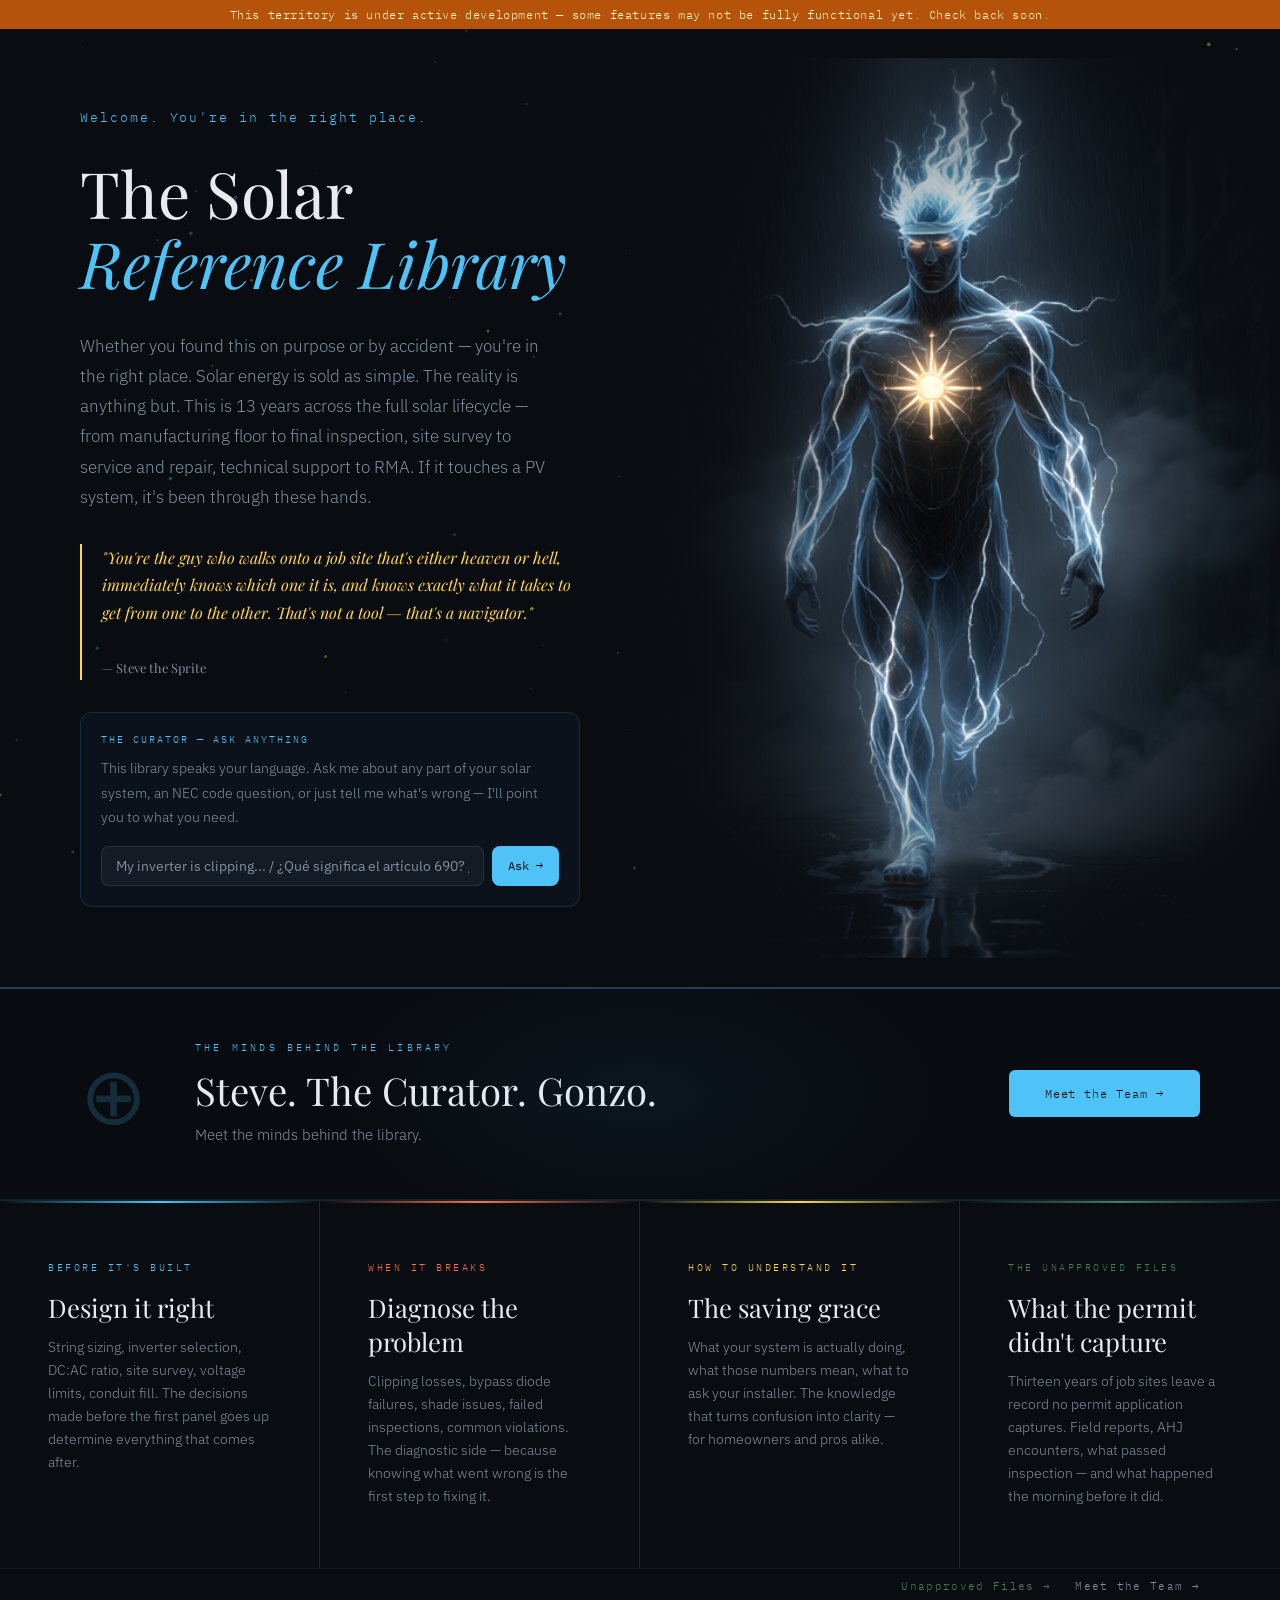
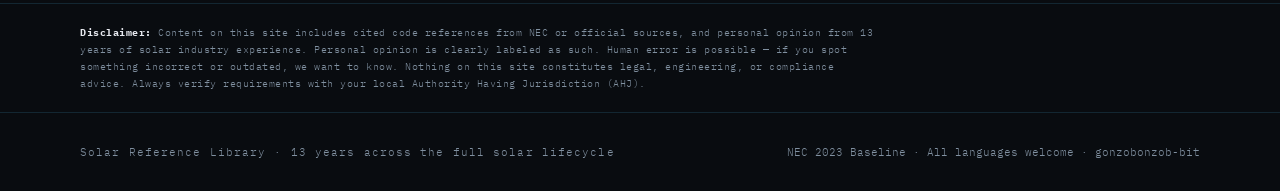
<file: index.html>
<!DOCTYPE html>
<html lang="en">
<head>
<meta charset="UTF-8">
<meta name="viewport" content="width=device-width, initial-scale=1.0">
<title>The Library | Solar Reference</title>
<link href="https://fonts.googleapis.com/css2?family=Playfair+Display:ital,wght@0,400;0,700;1,400&family=IBM+Plex+Mono:wght@300;400&family=IBM+Plex+Sans:wght@300;400;500&display=swap" rel="stylesheet">
<style>
  :root {
    --heaven: #4fc3f7;
    --heaven-deep: #0a3d5c;
    --hell-warm: #ff7043;
    --hell-deep: #1a0a00;
    --purgatory: #ffd54f;
    --purgatory-glow: #fff8e1;
    --spark: #e0f7fa;
    --dark: #090c10;
    --mid: #141820;
    --text: #e8eaf0;
    --text-dim: #8090a0;
    --border: rgba(79,195,247,0.15);
  }

  * { margin: 0; padding: 0; box-sizing: border-box; }

  body {
    background: var(--dark);
    color: var(--text);
    font-family: 'IBM Plex Sans', sans-serif;
    font-weight: 300;
    overflow-x: hidden;
    cursor: default;
  }

  /* PARTICLE CANVAS */
  #particles {
    position: fixed;
    top: 0; left: 0;
    width: 100%; height: 100%;
    pointer-events: none;
    z-index: 0;
  }

  /* HERO */
  .hero {
    position: relative;
    min-height: 100vh;
    display: grid;
    grid-template-columns: 1fr 1fr;
    align-items: center;
    z-index: 1;
  }

  .hero-left {
    padding: 80px 60px 80px 80px;
    display: flex;
    flex-direction: column;
    gap: 32px;
  }

  .language-greeting {
    font-family: 'IBM Plex Mono', monospace;
    font-size: 13px;
    letter-spacing: 0.15em;
    color: var(--heaven);
    opacity: 0;
    animation: fadeUp 1s ease 0.3s forwards;
  }

  .hero-title {
    font-family: 'Playfair Display', serif;
    font-size: clamp(2.8rem, 5vw, 4.5rem);
    line-height: 1.1;
    font-weight: 400;
    opacity: 0;
    animation: fadeUp 1s ease 0.6s forwards;
  }

  .hero-title em {
    font-style: italic;
    color: var(--heaven);
  }

  .hero-subtitle {
    font-size: 1.05rem;
    line-height: 1.8;
    color: var(--text-dim);
    max-width: 480px;
    opacity: 0;
    animation: fadeUp 1s ease 0.9s forwards;
  }

  .narrator-quote {
    border-left: 2px solid var(--purgatory);
    padding-left: 20px;
    font-family: 'Playfair Display', serif;
    font-style: italic;
    font-size: 1rem;
    color: var(--purgatory);
    line-height: 1.7;
    opacity: 0;
    animation: fadeUp 1s ease 1.1s forwards;
  }

  /* CURATOR CHAT */
  .curator-box {
    background: rgba(14,20,30,0.85);
    border: 1px solid var(--border);
    border-radius: 12px;
    padding: 20px;
    backdrop-filter: blur(12px);
    opacity: 0;
    animation: fadeUp 1s ease 1.3s forwards;
  }

  .curator-label {
    font-family: 'IBM Plex Mono', monospace;
    font-size: 10px;
    letter-spacing: 0.2em;
    color: var(--heaven);
    margin-bottom: 10px;
    text-transform: uppercase;
  }

  .curator-message {
    font-size: 0.9rem;
    line-height: 1.7;
    color: var(--text-dim);
    margin-bottom: 16px;
    min-height: 48px;
  }

  .curator-input-row {
    display: flex;
    gap: 8px;
  }

  .curator-input {
    flex: 1;
    background: rgba(255,255,255,0.04);
    border: 1px solid var(--border);
    border-radius: 8px;
    padding: 10px 14px;
    color: var(--text);
    font-family: 'IBM Plex Sans', sans-serif;
    font-size: 0.85rem;
    outline: none;
    transition: border-color 0.2s;
  }

  .curator-input:focus {
    border-color: rgba(79,195,247,0.4);
  }

  .curator-input::placeholder { color: var(--text-dim); }

  .curator-send {
    background: var(--heaven);
    color: var(--dark);
    border: none;
    border-radius: 8px;
    padding: 10px 16px;
    font-family: 'IBM Plex Mono', monospace;
    font-size: 12px;
    cursor: pointer;
    transition: opacity 0.2s;
    white-space: nowrap;
  }

  .curator-send:hover { opacity: 0.85; }

  /* STEVE */
  .hero-right {
    position: relative;
    height: 100vh;
    display: flex;
    align-items: center;
    justify-content: center;
    overflow: hidden;
  }

  .steve-container {
    position: relative;
    width: 100%;
    height: 100%;
    opacity: 0;
    animation: steveAppear 2s ease 0.2s forwards;
  }

  .steve-container img {
    width: 100%;
    height: 100%;
    object-fit: cover;
    object-position: center top;
    filter: saturate(1.2) contrast(1.05);
  }

  .steve-glow {
    position: absolute;
    inset: 0;
    background: radial-gradient(ellipse at center, transparent 40%, var(--dark) 85%);
    pointer-events: none;
  }

  .steve-left-fade {
    position: absolute;
    top: 0; left: 0;
    width: 40%;
    height: 100%;
    background: linear-gradient(to right, var(--dark), transparent);
    pointer-events: none;
  }

  /* WORLDS */
  .worlds {
    position: relative;
    z-index: 1;
    display: grid;
    grid-template-columns: repeat(4, 1fr);
    border-top: 1px solid var(--border);
  }

  .world {
    padding: 60px 48px;
    border-right: 1px solid var(--border);
    position: relative;
    overflow: hidden;
    transition: background 0.4s;
    cursor: pointer;
  }

  .world:last-child { border-right: none; }

  .world:hover { background: rgba(255,255,255,0.02); }

  .world-accent {
    position: absolute;
    top: 0; left: 0; right: 0;
    height: 2px;
  }

  .world.heaven .world-accent { background: linear-gradient(to right, transparent, var(--heaven), transparent); }
  .world.hell .world-accent { background: linear-gradient(to right, transparent, var(--hell-warm), transparent); }
  .world.purgatory .world-accent { background: linear-gradient(to right, transparent, var(--purgatory), transparent); }
  .world.xfiles .world-accent { background: linear-gradient(to right, transparent, #4a7c59, transparent); }

  .world-tag {
    font-family: 'IBM Plex Mono', monospace;
    font-size: 10px;
    letter-spacing: 0.25em;
    text-transform: uppercase;
    margin-bottom: 16px;
  }

  .world.heaven .world-tag { color: var(--heaven); }
  .world.hell .world-tag { color: var(--hell-warm); }
  .world.purgatory .world-tag { color: var(--purgatory); }
  .world.xfiles .world-tag { color: #4a7c59; }

  .world-title {
    font-family: 'Playfair Display', serif;
    font-size: 1.6rem;
    font-weight: 400;
    margin-bottom: 12px;
  }

  .world-desc {
    font-size: 0.85rem;
    line-height: 1.7;
    color: var(--text-dim);
  }

  /* FOOTER */
  .footer {
    position: relative;
    z-index: 1;
    padding: 32px 80px;
    border-top: 1px solid var(--border);
    display: flex;
    justify-content: space-between;
    align-items: center;
  }

  .footer-left {
    font-family: 'IBM Plex Mono', monospace;
    font-size: 11px;
    color: var(--text-dim);
    letter-spacing: 0.1em;
  }

  .footer-right {
    font-family: 'IBM Plex Mono', monospace;
    font-size: 11px;
    color: var(--text-dim);
  }

  /* ANIMATIONS */
  @keyframes fadeUp {
    from { opacity: 0; transform: translateY(20px); }
    to { opacity: 1; transform: translateY(0); }
  }

  @keyframes steveAppear {
    from { opacity: 0; transform: scale(1.05); }
    to { opacity: 1; transform: scale(1); }
  }

  @keyframes spark {
    0%, 100% { opacity: 0.3; transform: scale(1); }
    50% { opacity: 1; transform: scale(1.4); }
  }

  /* LOADING */
  .curator-typing {
    display: inline-flex;
    gap: 4px;
    align-items: center;
  }

  .curator-typing span {
    width: 5px; height: 5px;
    background: var(--heaven);
    border-radius: 50%;
    animation: dot 1.2s infinite;
  }

  .curator-typing span:nth-child(2) { animation-delay: 0.2s; }
  .curator-typing span:nth-child(3) { animation-delay: 0.4s; }

  @keyframes dot {
    0%, 80%, 100% { opacity: 0.2; }
    40% { opacity: 1; }
  }

  /* RESPONSIVE */
  @media (max-width: 900px) {
    .hero { grid-template-columns: 1fr; }
    .hero-right { height: 60vw; }
    .hero-left { padding: 60px 32px; }
    .worlds { grid-template-columns: 1fr 1fr; }
    .world { border-right: none; border-bottom: 1px solid var(--border); }
    .world:nth-child(odd) { border-right: 1px solid var(--border); }
    .footer { padding: 24px 32px; flex-direction: column; gap: 12px; text-align: center; }
  }

  @media (max-width: 580px) {
    .worlds { grid-template-columns: 1fr; }
    .world:nth-child(odd) { border-right: none; }
  }

  /* TEAM BANNER */
  .team-banner {
    position: relative;
    z-index: 1;
    background: #080b10;
    border-top: 2px solid rgba(79,195,247,0.3);
    border-bottom: 1px solid rgba(79,195,247,0.12);
    padding: 52px 80px;
    display: flex;
    align-items: center;
    justify-content: space-between;
    gap: 48px;
    overflow: hidden;
  }

  .team-banner::before {
    content: '';
    position: absolute;
    top: 50%; left: 50%;
    transform: translate(-50%, -50%);
    width: 700px; height: 350px;
    background: radial-gradient(ellipse at center, rgba(79,195,247,0.06) 0%, transparent 65%);
    pointer-events: none;
  }

  .team-banner-compass {
    font-size: 5rem;
    color: var(--heaven);
    opacity: 0.18;
    flex-shrink: 0;
    animation: compassSpin 40s linear infinite;
    line-height: 1;
    user-select: none;
  }

  @keyframes compassSpin {
    from { transform: rotate(0deg); }
    to { transform: rotate(360deg); }
  }

  .team-banner-content { flex: 1; }

  .team-banner-eyebrow {
    font-family: 'IBM Plex Mono', monospace;
    font-size: 10px;
    letter-spacing: 0.32em;
    text-transform: uppercase;
    color: var(--heaven);
    display: block;
    margin-bottom: 14px;
  }

  .team-banner-headline {
    font-family: 'Playfair Display', serif;
    font-size: clamp(1.7rem, 3vw, 2.5rem);
    font-weight: 400;
    color: var(--text);
    line-height: 1.15;
    margin-bottom: 10px;
  }

  .team-banner-sub {
    font-size: 0.95rem;
    color: var(--text-dim);
    line-height: 1.65;
  }

  .team-banner-btn {
    display: inline-flex;
    align-items: center;
    gap: 10px;
    background: var(--heaven);
    color: var(--dark);
    font-family: 'IBM Plex Mono', monospace;
    font-size: 12px;
    letter-spacing: 0.08em;
    padding: 16px 36px;
    border-radius: 6px;
    text-decoration: none;
    flex-shrink: 0;
    white-space: nowrap;
    transition: opacity 0.2s, transform 0.15s;
  }

  .team-banner-btn:hover { opacity: 0.88; transform: translateX(3px); }

  @media (max-width: 900px) {
    .team-banner { padding: 40px 32px; flex-direction: column; align-items: flex-start; gap: 28px; }
    .team-banner-compass { display: none; }
    .team-banner-btn { width: 100%; justify-content: center; }
  }
</style>
</head>
<body>

<div style="background:#b45309;color:#fef9c3;text-align:center;padding:7px 16px;font-family:'IBM Plex Mono',monospace;font-size:12px;letter-spacing:0.05em;position:relative;z-index:100;">
  This territory is under active development — some features may not be fully functional yet. Check back soon.
</div>

<canvas id="particles"></canvas>

<section class="hero">
  <div class="hero-left">
    <div class="language-greeting" id="greeting">Welcome. You're in the right place.</div>

    <h1 class="hero-title">
      The Solar<br><em>Reference Library</em>
    </h1>

    <p class="hero-subtitle">
      Whether you found this on purpose or by accident — you're in the right place.
      Solar energy is sold as simple. The reality is anything but. This is 13 years
      across the full solar lifecycle — from manufacturing floor to final inspection,
      site survey to service and repair, technical support to RMA. If it touches a
      PV system, it's been through these hands.
    </p>

    <blockquote class="narrator-quote">
      "You're the guy who walks onto a job site that's either heaven or hell,
      immediately knows which one it is, and knows exactly what it takes to
      get from one to the other. That's not a tool — that's a navigator."
      <br><br><small style="font-size:0.8rem;color:var(--text-dim);font-style:normal;">— Steve the Sprite</small>
    </blockquote>

    <div class="curator-box">
      <div class="curator-label">The Curator — Ask anything</div>
      <div class="curator-message" id="curatorMsg">
        This library speaks your language. Ask me about any part of your solar system,
        an NEC code question, or just tell me what's wrong — I'll point you to what you need.
      </div>
      <div class="curator-input-row">
        <input class="curator-input" id="curatorInput"
          placeholder="My inverter is clipping... / ¿Qué significa el artículo 690? / Why did my inspector fail this?" />
        <button class="curator-send" onclick="askCurator()">Ask →</button>
      </div>
    </div>
  </div>

  <div class="hero-right">
    <div class="steve-container">
      <img src="images/steve-hero.png" alt="Steve the Sprite — solar field navigator" />
      <div class="steve-left-fade"></div>
      <div class="steve-glow"></div>
    </div>
  </div>
</section>

<section class="team-banner">
  <div class="team-banner-compass">⊕</div>
  <div class="team-banner-content">
    <span class="team-banner-eyebrow">The Minds Behind the Library</span>
    <p class="team-banner-headline">Steve. The Curator. Gonzo.</p>
    <p class="team-banner-sub">Meet the minds behind the library.</p>
  </div>
  <a href="team.html" class="team-banner-btn">Meet the Team →</a>
</section>

<section class="worlds">
  <div class="world heaven" onclick="window.location.href='before-its-built.html'">
    <div class="world-accent"></div>
    <div class="world-tag">Before It's Built</div>
    <h2 class="world-title">Design it right</h2>
    <p class="world-desc">String sizing, inverter selection, DC:AC ratio, site survey, voltage limits,
    conduit fill. The decisions made before the first panel goes up determine everything that comes after.</p>
  </div>

  <div class="world hell" onclick="window.location.href='when-it-breaks.html'">
    <div class="world-accent"></div>
    <div class="world-tag">When It Breaks</div>
    <h2 class="world-title">Diagnose the problem</h2>
    <p class="world-desc">Clipping losses, bypass diode failures, shade issues, failed inspections,
    common violations. The diagnostic side — because knowing what went wrong is the first step to fixing it.</p>
  </div>

  <div class="world purgatory" onclick="window.location.href='how-to-understand-it.html'">
    <div class="world-accent"></div>
    <div class="world-tag">How To Understand It</div>
    <h2 class="world-title">The saving grace</h2>
    <p class="world-desc">What your system is actually doing, what those numbers mean, what to ask
    your installer. The knowledge that turns confusion into clarity — for homeowners and pros alike.</p>
  </div>

  <div class="world xfiles" onclick="window.location.href='the-unapproved-files.html'">
    <div class="world-accent"></div>
    <div class="world-tag">The Unapproved Files</div>
    <h2 class="world-title">What the permit didn't capture</h2>
    <p class="world-desc">Thirteen years of job sites leave a record no permit application captures. Field reports, AHJ encounters, what passed inspection — and what happened the morning before it did.</p>
  </div>
</section>

<nav style="position:relative;z-index:1;padding:10px 80px;border-top:1px solid rgba(79,195,247,0.08);display:flex;justify-content:flex-end;gap:24px;">
  <a href="the-unapproved-files.html" style="font-family:'IBM Plex Mono',monospace;font-size:11px;letter-spacing:0.12em;color:#4a7c59;text-decoration:none;">Unapproved Files →</a>
  <a href="team.html" style="font-family:'IBM Plex Mono',monospace;font-size:11px;letter-spacing:0.12em;color:#8090a0;text-decoration:none;">Meet the Team →</a>
</nav>

<div style="position:relative;z-index:1;padding:20px 80px;border-top:1px solid rgba(79,195,247,0.15);">
  <p style="font-family:'IBM Plex Mono',monospace;font-size:10px;letter-spacing:0.05em;color:#8090a0;line-height:1.7;max-width:800px;margin:0;">
    <strong style="color:#e8eaf0;">Disclaimer:</strong> Content on this site includes cited code references from NEC or official sources, and personal opinion from 13 years of solar industry experience. Personal opinion is clearly labeled as such. Human error is possible — if you spot something incorrect or outdated, we want to know. Nothing on this site constitutes legal, engineering, or compliance advice. Always verify requirements with your local Authority Having Jurisdiction (AHJ).
  </p>
</div>
<footer class="footer">
  <div class="footer-left">Solar Reference Library · 13 years across the full solar lifecycle</div>
  <div class="footer-right">NEC 2023 Baseline · All languages welcome · gonzobonzob-bit</div>
</footer>

<script>
// LANGUAGE DETECTION
const greetings = {
  es: "Bienvenido. Estás en el lugar correcto.",
  pt: "Bem-vindo. Você está no lugar certo.",
  zh: "欢迎。您来对地方了。",
  tl: "Maligayang pagdating. Nasa tamang lugar ka.",
  hi: "स्वागत है। आप सही जगह पर हैं।",
  fr: "Bienvenue. Vous êtes au bon endroit.",
  de: "Willkommen. Sie sind am richtigen Ort.",
  en: "Welcome. You're in the right place."
};

const lang = (navigator.language || 'en').split('-')[0].toLowerCase();
const greeting = greetings[lang] || greetings['en'];
document.getElementById('greeting').textContent = greeting;

// PARTICLE SYSTEM
const canvas = document.getElementById('particles');
const ctx = canvas.getContext('2d');
let particles = [];

function resize() {
  canvas.width = window.innerWidth;
  canvas.height = window.innerHeight;
}
resize();
window.addEventListener('resize', resize);

function createParticle() {
  return {
    x: Math.random() * canvas.width,
    y: Math.random() * canvas.height,
    vx: (Math.random() - 0.5) * 0.3,
    vy: -Math.random() * 0.5 - 0.1,
    size: Math.random() * 1.5 + 0.5,
    opacity: Math.random() * 0.4 + 0.1,
    color: Math.random() > 0.7 ? '#ffd54f' : '#4fc3f7',
    life: 1
  };
}

for (let i = 0; i < 80; i++) particles.push(createParticle());

function animateParticles() {
  ctx.clearRect(0, 0, canvas.width, canvas.height);
  particles.forEach((p, i) => {
    p.x += p.vx;
    p.y += p.vy;
    p.life -= 0.003;
    if (p.life <= 0 || p.y < -10) particles[i] = createParticle();
    ctx.beginPath();
    ctx.arc(p.x, p.y, p.size, 0, Math.PI * 2);
    ctx.fillStyle = p.color;
    ctx.globalAlpha = p.opacity * p.life;
    ctx.fill();
  });
  ctx.globalAlpha = 1;
  requestAnimationFrame(animateParticles);
}
animateParticles();

// CURATOR AI
async function askCurator() {
  const input = document.getElementById('curatorInput');
  const msgEl = document.getElementById('curatorMsg');
  const question = input.value.trim();
  if (!question) return;

  input.value = '';
  msgEl.innerHTML = '<div class="curator-typing"><span></span><span></span><span></span></div>';

  const systemPrompt = `You are The Curator — the voice of a solar PV reference library built from 13 years of electrical field experience. 
You speak with authority but warmth. You are dual-audience: technically precise for industry professionals, accessible for homeowners — never dumbing it down, just layering it.
Always reference NEC 2023 as baseline with comparisons to older code cycles where relevant.
Tag whether information applies to AC systems, DC systems, or both — solar PV systems deal with both simultaneously.
You speak the visitor's language if they write in one other than English.
Keep responses concise but complete. You are the knowledge behind Steve the Sprite — the navigator who walks into heaven or hell and knows exactly what it takes to get from one to the other.
This library covers: NEC Articles 690 (PV systems), 705 (interconnected systems), 706 (energy storage), bypass diodes, inverter clipping, ESS sizing, string sizing, rapid shutdown, labeling requirements, and field inspection common failures.`;

  try {
    const response = await fetch('https://api.anthropic.com/v1/messages', {
      method: 'POST',
      headers: { 'Content-Type': 'application/json' },
      body: JSON.stringify({
        model: 'claude-sonnet-4-20250514',
        max_tokens: 1000,
        system: systemPrompt,
        messages: [{ role: 'user', content: question }]
      })
    });
    const data = await response.json();
    const text = data.content?.find(b => b.type === 'text')?.text || 'The Curator is momentarily unavailable. Try again.';
    msgEl.textContent = text;
  } catch(e) {
    msgEl.textContent = 'The Curator is temporarily offline. Check the reference modules directly.';
  }
}

document.getElementById('curatorInput').addEventListener('keydown', e => {
  if (e.key === 'Enter') askCurator();
});
</script>
</body>
</html>
</file>
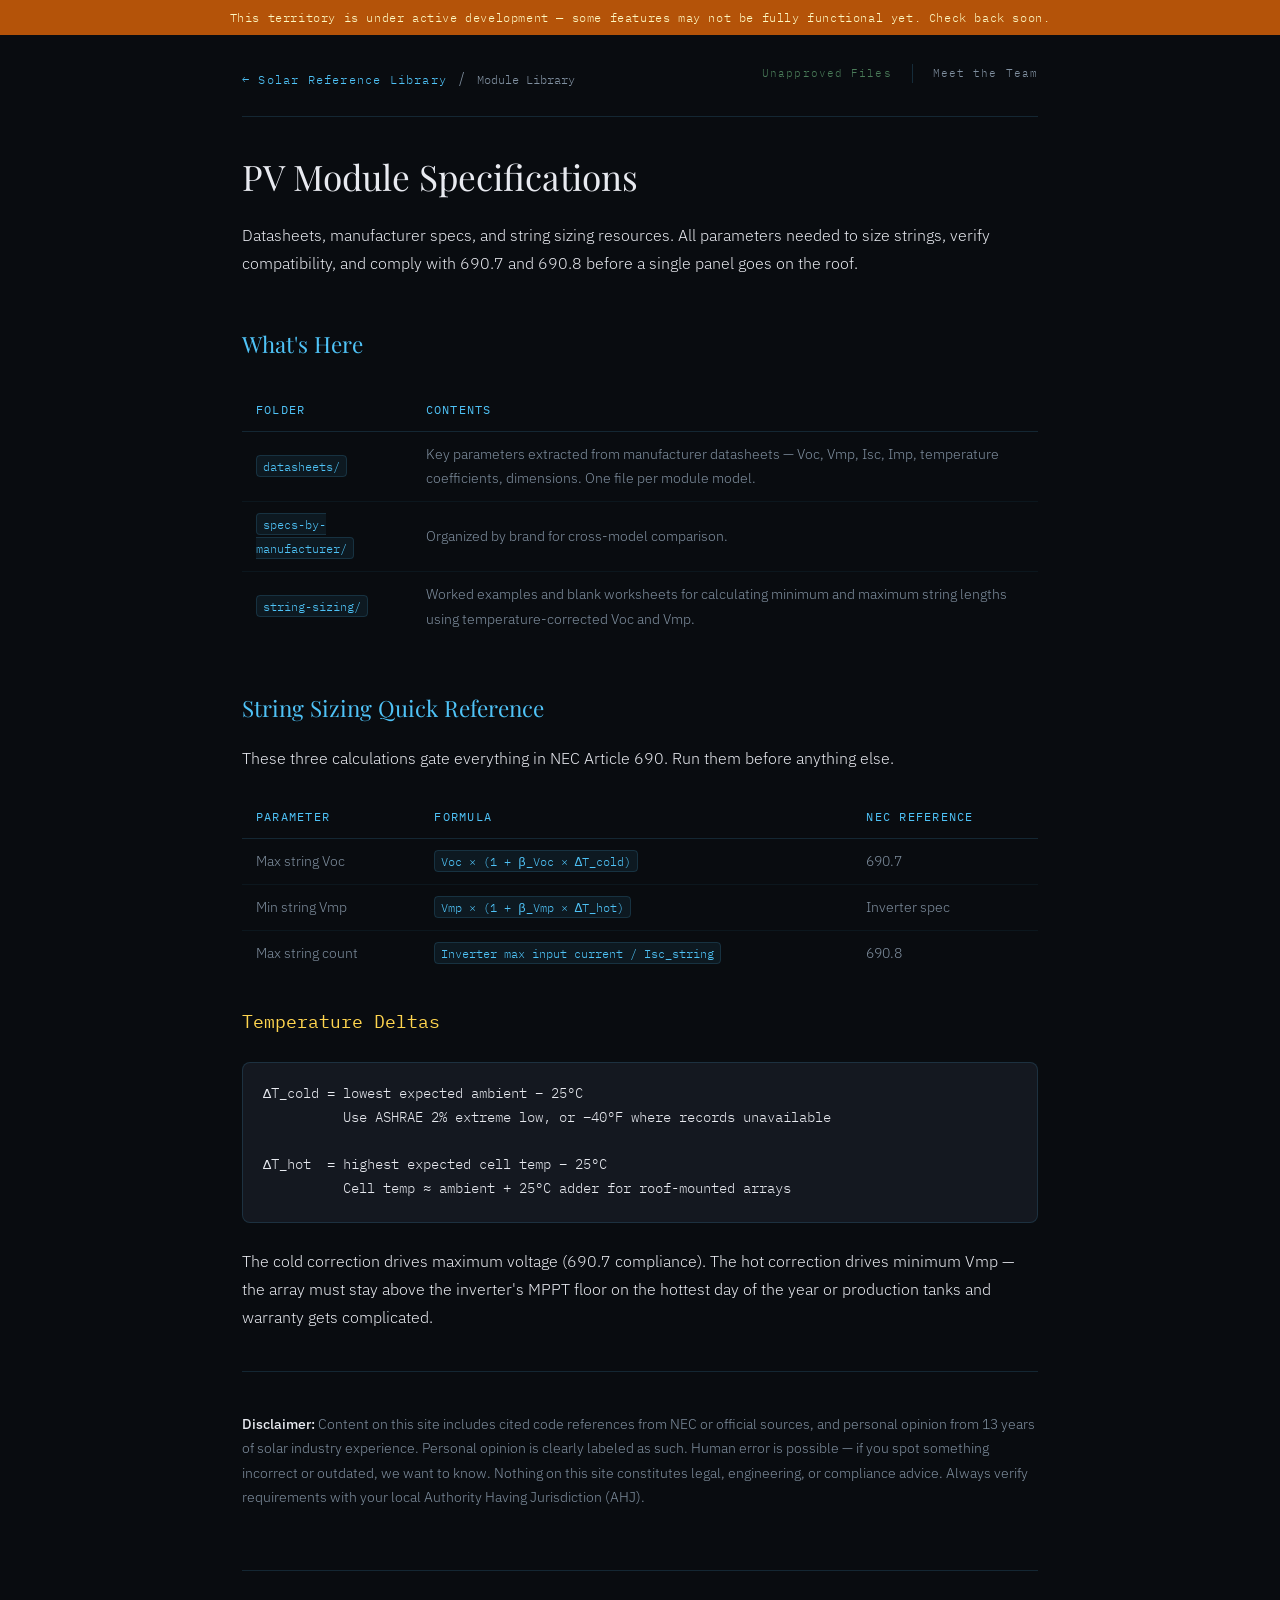
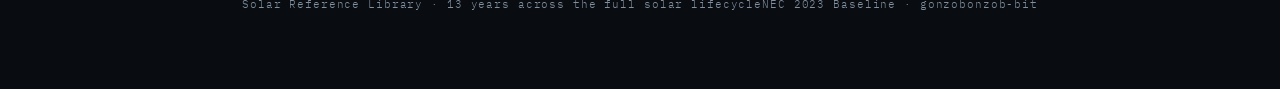
<file: modules/index.html>
<!DOCTYPE html>
<html lang="en">
<head>
  <meta charset="UTF-8">
  <meta name="viewport" content="width=device-width, initial-scale=1.0">
  <title>PV Module Specifications | Solar Reference</title>
  <link rel="stylesheet" href="../style.css">
</head>
<body>

  <div class="site-banner">This territory is under active development — some features may not be fully functional yet. Check back soon.</div>

  <header class="site-header">
    <button class="nav-toggle" aria-label="Menu" onclick="this.closest('.site-header').classList.toggle('nav-open')"><span></span><span></span><span></span></button>
    <div class="nav-content">
      <div class="nav-right">
        <a href="../the-unapproved-files.html" class="nav-xfiles">Unapproved Files</a>
        <a href="../team.html">Meet the Team</a>
      </div>
      <a href="../index.html">← Solar Reference Library</a>
      <span style="color:var(--text-dim);margin:0 8px;">/</span>
      <span style="color:var(--text-dim);font-family:'IBM Plex Mono',monospace;font-size:12px;">Module Library</span>
    </div>
  </header>

  <main>
    <h1>PV Module Specifications</h1>
    <p>Datasheets, manufacturer specs, and string sizing resources. All parameters needed to size strings, verify compatibility, and comply with 690.7 and 690.8 before a single panel goes on the roof.</p>

    <h2>What's Here</h2>

    <table>
      <thead>
        <tr>
          <th>Folder</th>
          <th>Contents</th>
        </tr>
      </thead>
      <tbody>
        <tr>
          <td><code>datasheets/</code></td>
          <td>Key parameters extracted from manufacturer datasheets — Voc, Vmp, Isc, Imp, temperature coefficients, dimensions. One file per module model.</td>
        </tr>
        <tr>
          <td><code>specs-by-manufacturer/</code></td>
          <td>Organized by brand for cross-model comparison.</td>
        </tr>
        <tr>
          <td><code>string-sizing/</code></td>
          <td>Worked examples and blank worksheets for calculating minimum and maximum string lengths using temperature-corrected Voc and Vmp.</td>
        </tr>
      </tbody>
    </table>

    <h2>String Sizing Quick Reference</h2>

    <p>These three calculations gate everything in NEC Article 690. Run them before anything else.</p>

    <table>
      <thead>
        <tr>
          <th>Parameter</th>
          <th>Formula</th>
          <th>NEC Reference</th>
        </tr>
      </thead>
      <tbody>
        <tr>
          <td>Max string Voc</td>
          <td><code>Voc × (1 + β_Voc × ΔT_cold)</code></td>
          <td>690.7</td>
        </tr>
        <tr>
          <td>Min string Vmp</td>
          <td><code>Vmp × (1 + β_Vmp × ΔT_hot)</code></td>
          <td>Inverter spec</td>
        </tr>
        <tr>
          <td>Max string count</td>
          <td><code>Inverter max input current / Isc_string</code></td>
          <td>690.8</td>
        </tr>
      </tbody>
    </table>

    <h3>Temperature Deltas</h3>
    <pre><code>ΔT_cold = lowest expected ambient − 25°C
          Use ASHRAE 2% extreme low, or −40°F where records unavailable

ΔT_hot  = highest expected cell temp − 25°C
          Cell temp ≈ ambient + 25°C adder for roof-mounted arrays</code></pre>

    <p>The cold correction drives maximum voltage (690.7 compliance). The hot correction drives minimum Vmp — the array must stay above the inverter's MPPT floor on the hottest day of the year or production tanks and warranty gets complicated.</p>

    <hr>

    <p style="color:var(--text-dim);font-size:0.875rem;margin-top:0;">
      <strong style="color:var(--text);">Disclaimer:</strong> Content on this site includes cited code references from NEC or official sources, and personal opinion from 13 years of solar industry experience. Personal opinion is clearly labeled as such. Human error is possible — if you spot something incorrect or outdated, we want to know. Nothing on this site constitutes legal, engineering, or compliance advice. Always verify requirements with your local Authority Having Jurisdiction (AHJ).
    </p>
  </main>

  <footer class="site-footer">
    <span>Solar Reference Library · 13 years across the full solar lifecycle</span>
    <span>NEC 2023 Baseline · gonzobonzob-bit</span>
  </footer>

</body>
</html>
</file>
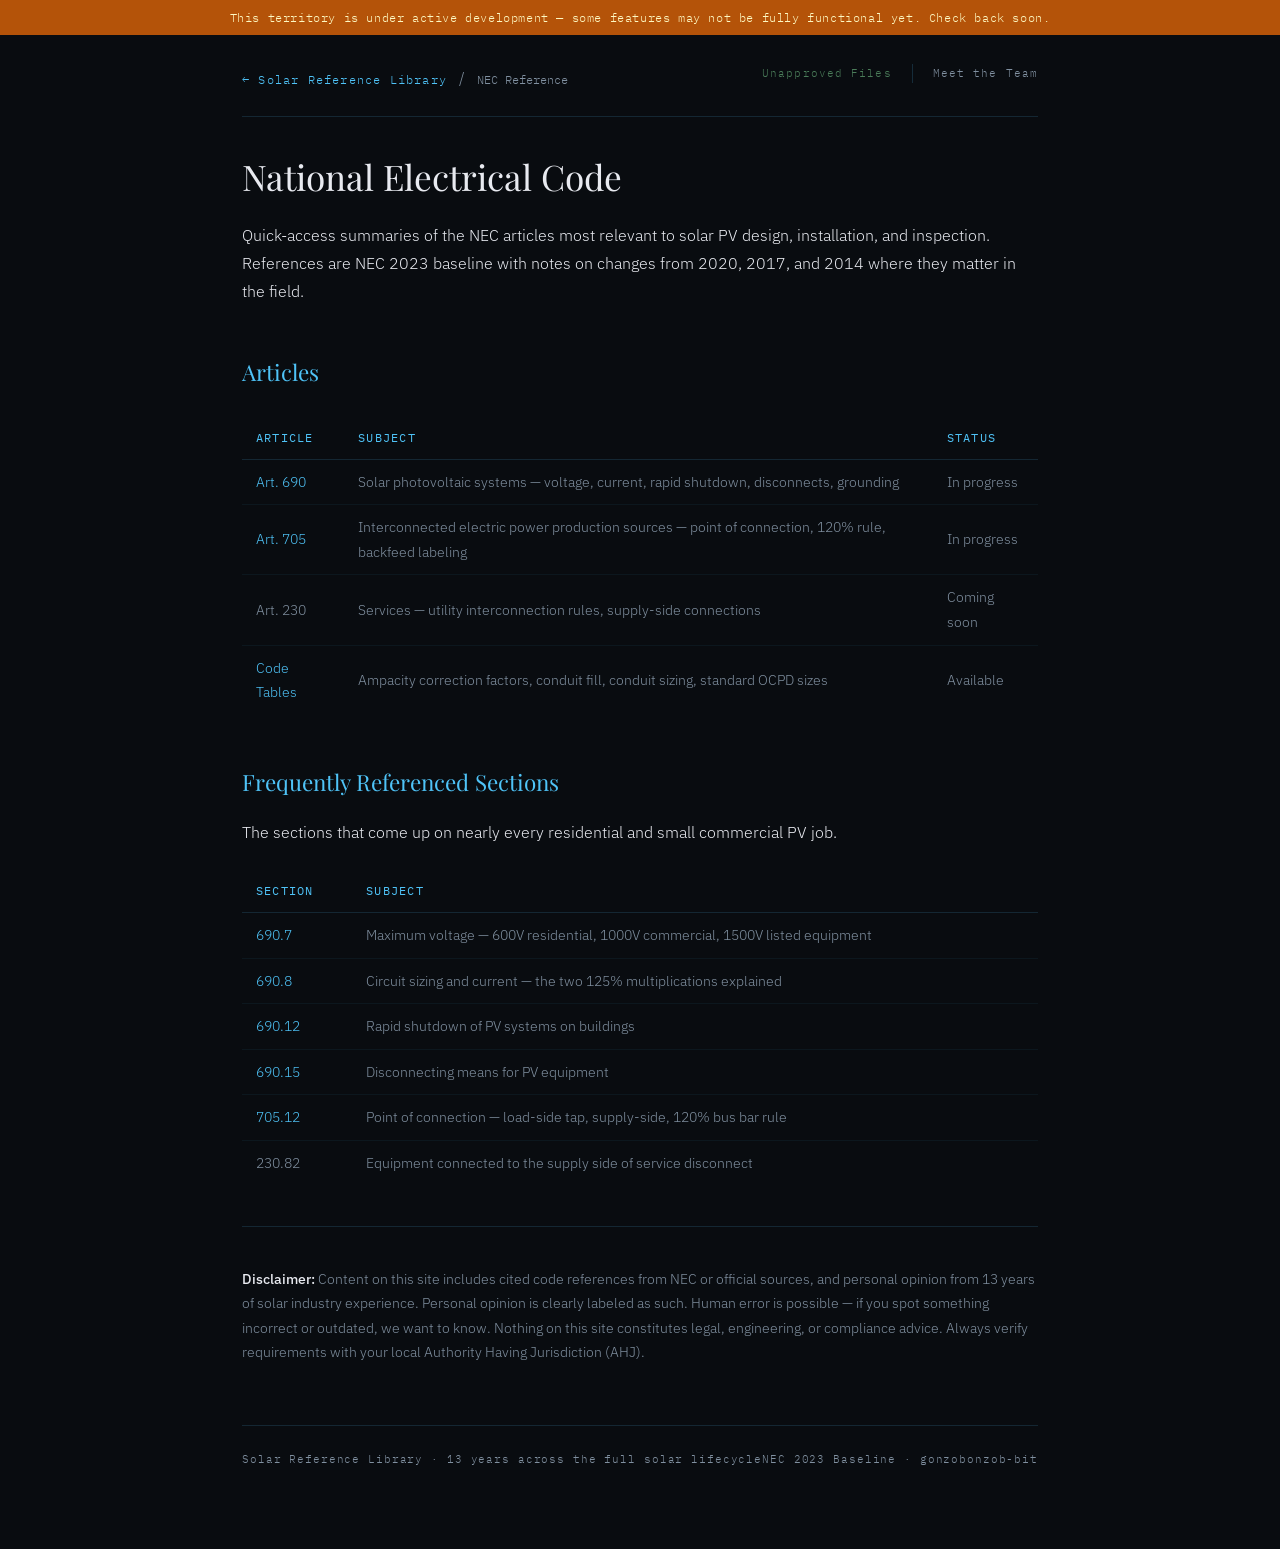
<file: nec-reference/index.html>
<!DOCTYPE html>
<html lang="en">
<head>
  <meta charset="UTF-8">
  <meta name="viewport" content="width=device-width, initial-scale=1.0">
  <title>NEC Reference | Solar Reference</title>
  <link rel="stylesheet" href="../style.css">
</head>
<body>

  <div class="site-banner">This territory is under active development — some features may not be fully functional yet. Check back soon.</div>

  <header class="site-header">
    <button class="nav-toggle" aria-label="Menu" onclick="this.closest('.site-header').classList.toggle('nav-open')"><span></span><span></span><span></span></button>
    <div class="nav-content">
      <div class="nav-right">
        <a href="../the-unapproved-files.html" class="nav-xfiles">Unapproved Files</a>
        <a href="../team.html">Meet the Team</a>
      </div>
      <a href="../index.html">← Solar Reference Library</a>
      <span style="color:var(--text-dim);margin:0 8px;">/</span>
      <span style="color:var(--text-dim);font-family:'IBM Plex Mono',monospace;font-size:12px;">NEC Reference</span>
    </div>
  </header>

  <main>
    <h1>National Electrical Code</h1>
    <p>Quick-access summaries of the NEC articles most relevant to solar PV design, installation, and inspection. References are NEC 2023 baseline with notes on changes from 2020, 2017, and 2014 where they matter in the field.</p>

    <h2>Articles</h2>

    <table>
      <thead>
        <tr>
          <th>Article</th>
          <th>Subject</th>
          <th>Status</th>
        </tr>
      </thead>
      <tbody>
        <tr>
          <td><a href="article-690/">Art. 690</a></td>
          <td>Solar photovoltaic systems — voltage, current, rapid shutdown, disconnects, grounding</td>
          <td>In progress</td>
        </tr>
        <tr>
          <td><a href="article-705/">Art. 705</a></td>
          <td>Interconnected electric power production sources — point of connection, 120% rule, backfeed labeling</td>
          <td>In progress</td>
        </tr>
        <tr>
          <td>Art. 230</td>
          <td>Services — utility interconnection rules, supply-side connections</td>
          <td>Coming soon</td>
        </tr>
        <tr>
          <td><a href="code-tables/">Code Tables</a></td>
          <td>Ampacity correction factors, conduit fill, conduit sizing, standard OCPD sizes</td>
          <td>Available</td>
        </tr>
      </tbody>
    </table>

    <h2>Frequently Referenced Sections</h2>

    <p>The sections that come up on nearly every residential and small commercial PV job.</p>

    <table>
      <thead>
        <tr>
          <th>Section</th>
          <th>Subject</th>
        </tr>
      </thead>
      <tbody>
        <tr>
          <td><a href="article-690/#690-7">690.7</a></td>
          <td>Maximum voltage — 600V residential, 1000V commercial, 1500V listed equipment</td>
        </tr>
        <tr>
          <td><a href="article-690/#690-8">690.8</a></td>
          <td>Circuit sizing and current — the two 125% multiplications explained</td>
        </tr>
        <tr>
          <td><a href="article-690/#690-12">690.12</a></td>
          <td>Rapid shutdown of PV systems on buildings</td>
        </tr>
        <tr>
          <td><a href="article-690/#690-15">690.15</a></td>
          <td>Disconnecting means for PV equipment</td>
        </tr>
        <tr>
          <td><a href="article-705/#705-12">705.12</a></td>
          <td>Point of connection — load-side tap, supply-side, 120% bus bar rule</td>
        </tr>
        <tr>
          <td>230.82</td>
          <td>Equipment connected to the supply side of service disconnect</td>
        </tr>
      </tbody>
    </table>

    <hr>

    <p style="color:var(--text-dim);font-size:0.875rem;margin-top:0;">
      <strong style="color:var(--text);">Disclaimer:</strong> Content on this site includes cited code references from NEC or official sources, and personal opinion from 13 years of solar industry experience. Personal opinion is clearly labeled as such. Human error is possible — if you spot something incorrect or outdated, we want to know. Nothing on this site constitutes legal, engineering, or compliance advice. Always verify requirements with your local Authority Having Jurisdiction (AHJ).
    </p>
  </main>

  <footer class="site-footer">
    <span>Solar Reference Library · 13 years across the full solar lifecycle</span>
    <span>NEC 2023 Baseline · gonzobonzob-bit</span>
  </footer>

</body>
</html>
</file>
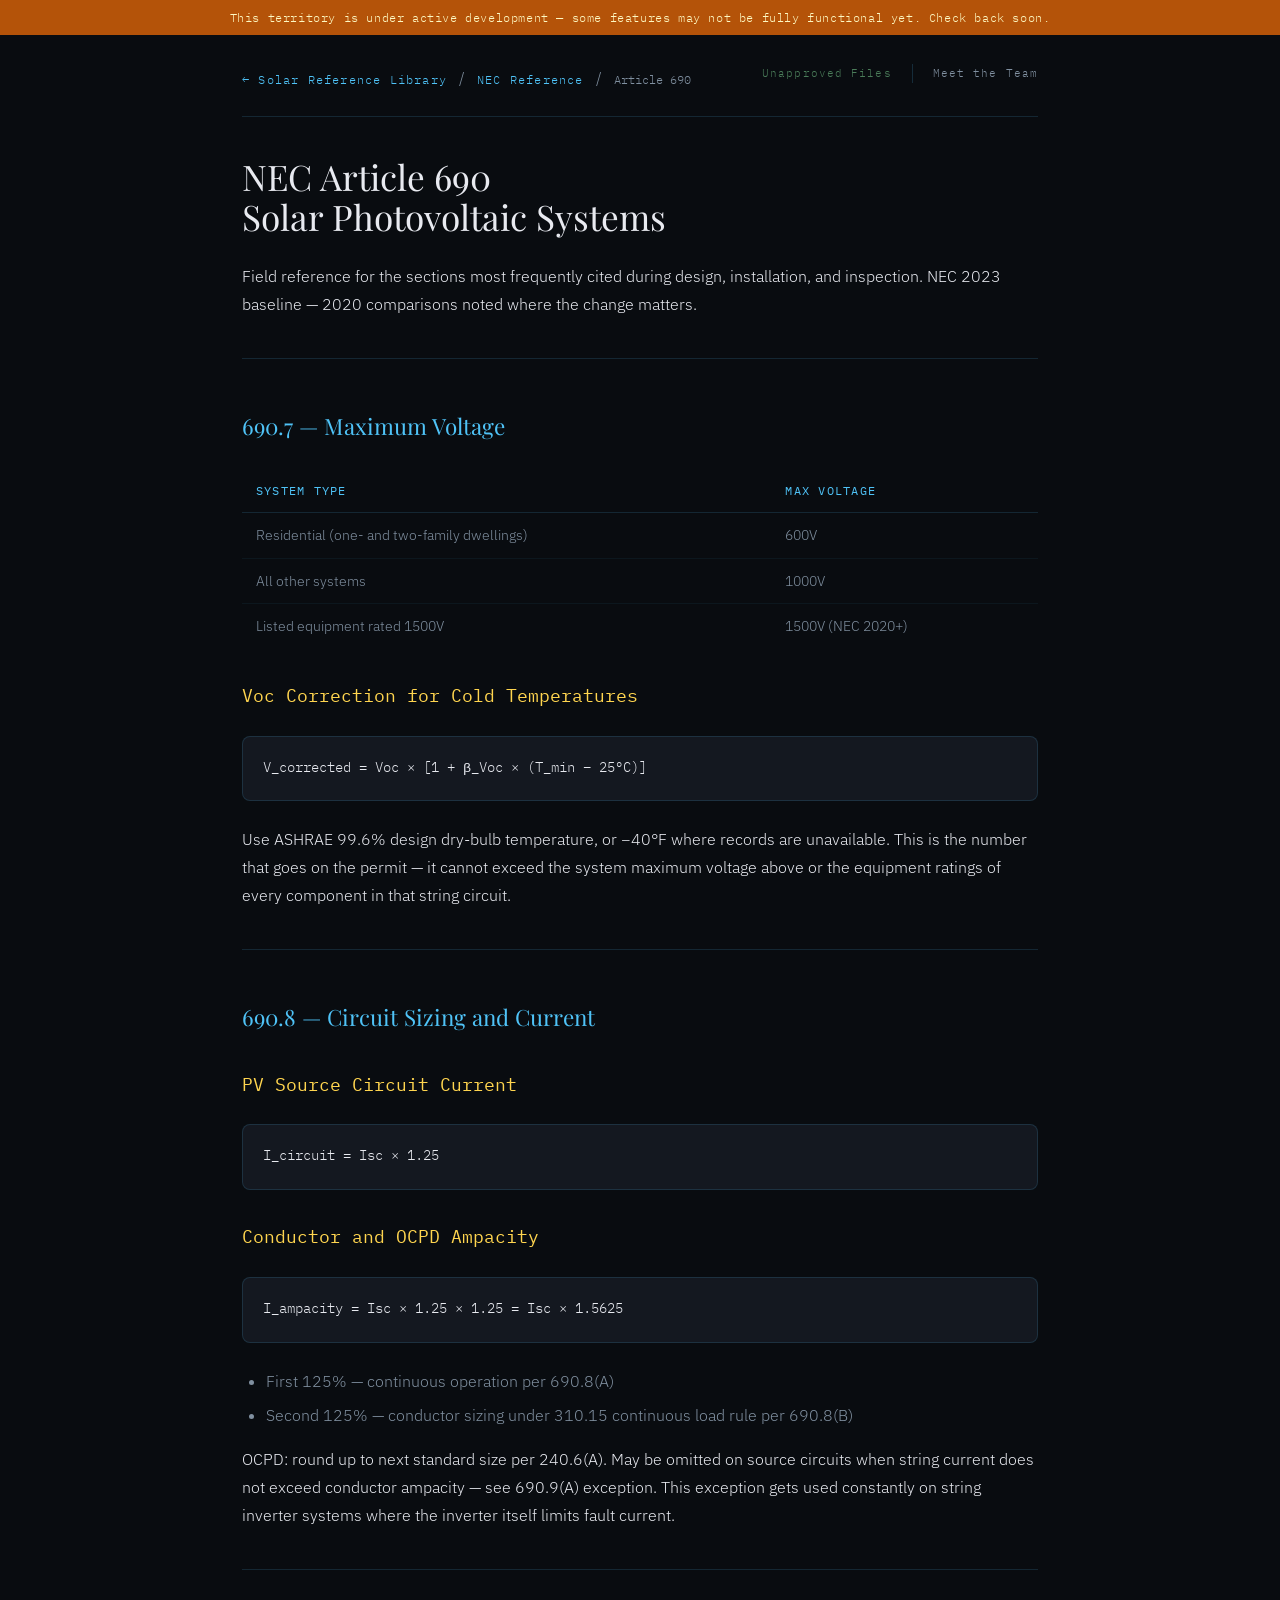
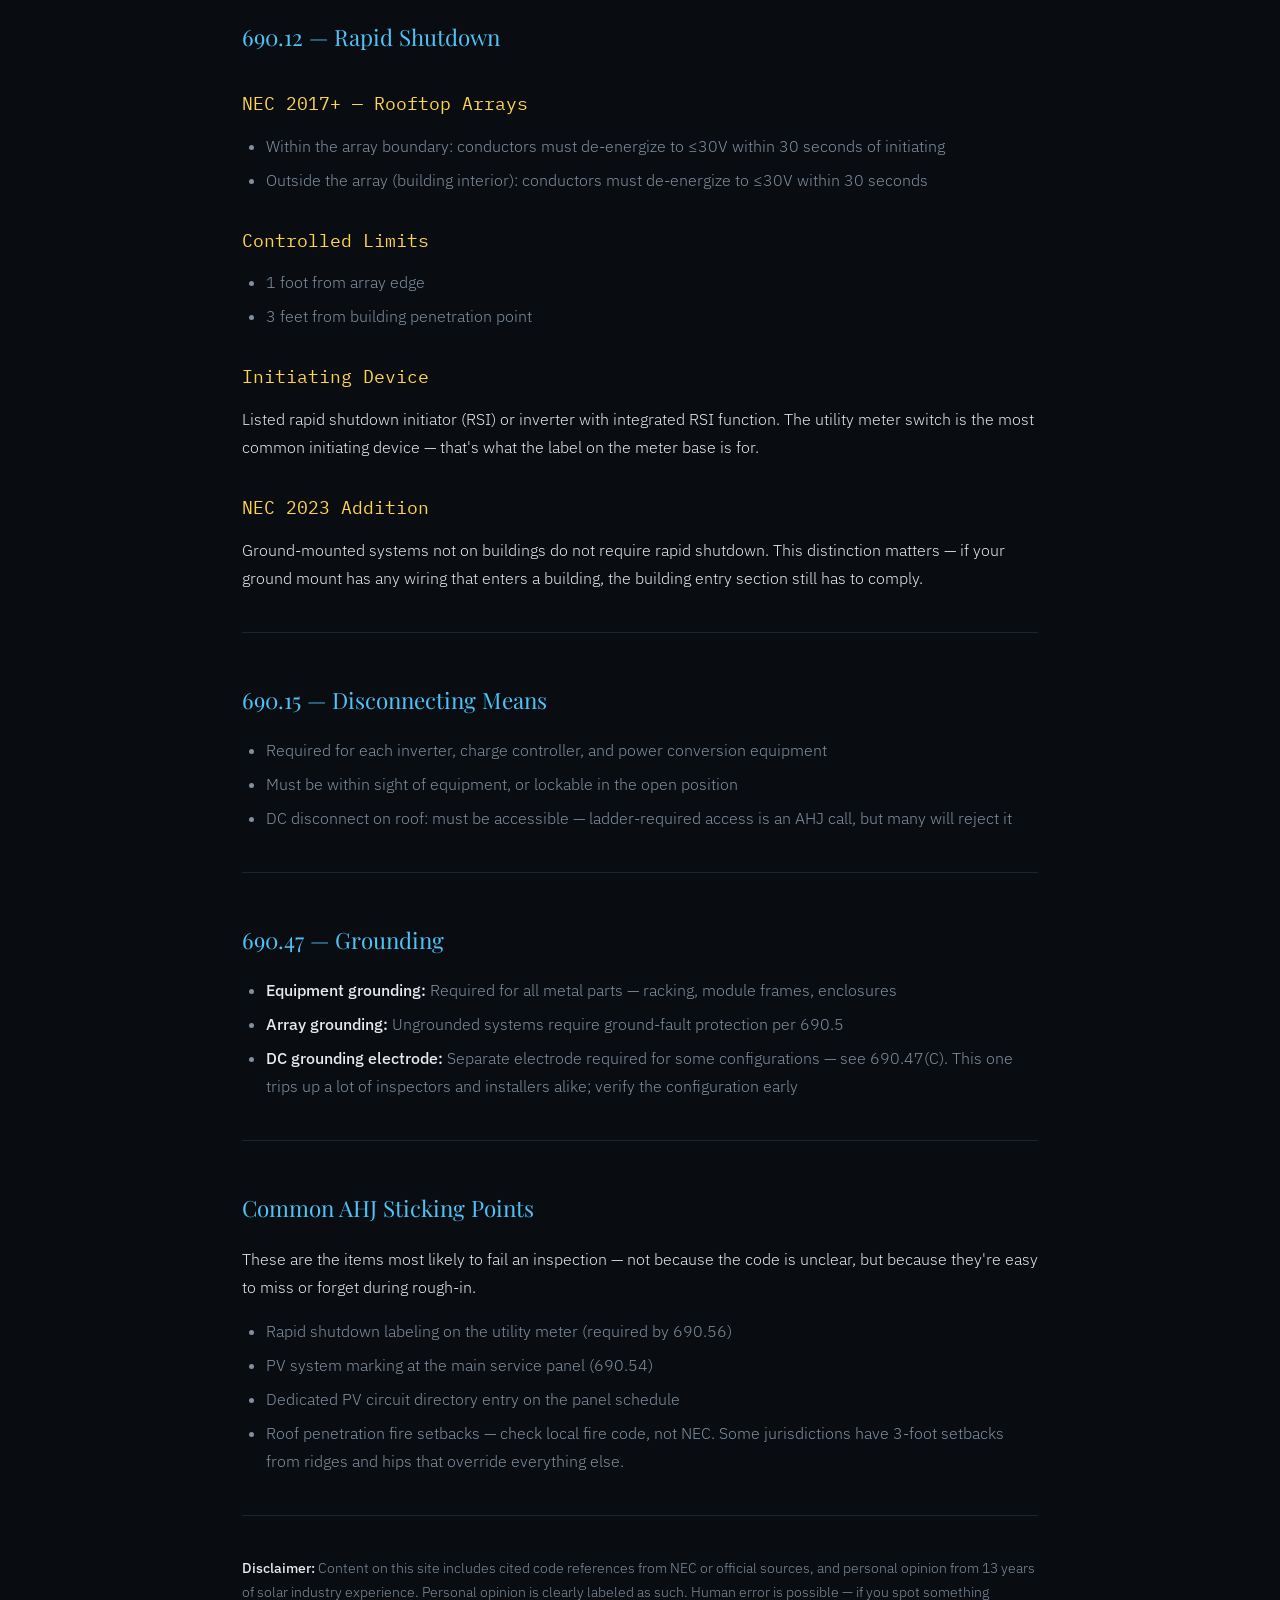
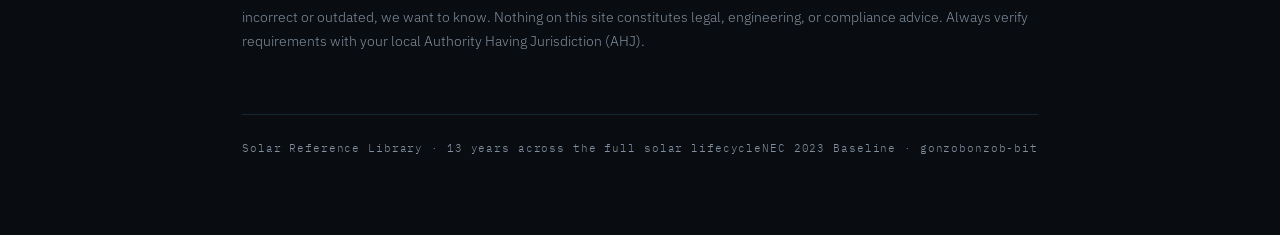
<file: nec-reference/article-690/index.html>
<!DOCTYPE html>
<html lang="en">
<head>
  <meta charset="UTF-8">
  <meta name="viewport" content="width=device-width, initial-scale=1.0">
  <title>NEC Article 690 | Solar Reference</title>
  <link rel="stylesheet" href="../../style.css">
</head>
<body>

  <div class="site-banner">This territory is under active development — some features may not be fully functional yet. Check back soon.</div>

  <header class="site-header">
    <button class="nav-toggle" aria-label="Menu" onclick="this.closest('.site-header').classList.toggle('nav-open')"><span></span><span></span><span></span></button>
    <div class="nav-content">
      <div class="nav-right">
        <a href="../../the-unapproved-files.html" class="nav-xfiles">Unapproved Files</a>
        <a href="../../team.html">Meet the Team</a>
      </div>
      <a href="../../index.html">← Solar Reference Library</a>
      <span style="color:var(--text-dim);margin:0 8px;">/</span>
      <a href="../index.html">NEC Reference</a>
      <span style="color:var(--text-dim);margin:0 8px;">/</span>
      <span style="color:var(--text-dim);font-family:'IBM Plex Mono',monospace;font-size:12px;">Article 690</span>
    </div>
  </header>

  <main>
    <h1>NEC Article 690<br>Solar Photovoltaic Systems</h1>
    <p>Field reference for the sections most frequently cited during design, installation, and inspection. NEC 2023 baseline — 2020 comparisons noted where the change matters.</p>

    <hr>

    <h2 id="690-7">690.7 — Maximum Voltage</h2>

    <table>
      <thead>
        <tr>
          <th>System Type</th>
          <th>Max Voltage</th>
        </tr>
      </thead>
      <tbody>
        <tr>
          <td>Residential (one- and two-family dwellings)</td>
          <td>600V</td>
        </tr>
        <tr>
          <td>All other systems</td>
          <td>1000V</td>
        </tr>
        <tr>
          <td>Listed equipment rated 1500V</td>
          <td>1500V (NEC 2020+)</td>
        </tr>
      </tbody>
    </table>

    <h3>Voc Correction for Cold Temperatures</h3>
    <pre><code>V_corrected = Voc × [1 + β_Voc × (T_min − 25°C)]</code></pre>
    <p>Use ASHRAE 99.6% design dry-bulb temperature, or −40°F where records are unavailable. This is the number that goes on the permit — it cannot exceed the system maximum voltage above or the equipment ratings of every component in that string circuit.</p>

    <hr>

    <h2 id="690-8">690.8 — Circuit Sizing and Current</h2>

    <h3>PV Source Circuit Current</h3>
    <pre><code>I_circuit = Isc × 1.25</code></pre>

    <h3>Conductor and OCPD Ampacity</h3>
    <pre><code>I_ampacity = Isc × 1.25 × 1.25 = Isc × 1.5625</code></pre>

    <ul>
      <li>First 125% — continuous operation per 690.8(A)</li>
      <li>Second 125% — conductor sizing under 310.15 continuous load rule per 690.8(B)</li>
    </ul>

    <p>OCPD: round up to next standard size per 240.6(A). May be omitted on source circuits when string current does not exceed conductor ampacity — see 690.9(A) exception. This exception gets used constantly on string inverter systems where the inverter itself limits fault current.</p>

    <hr>

    <h2 id="690-12">690.12 — Rapid Shutdown</h2>

    <h3>NEC 2017+ — Rooftop Arrays</h3>
    <ul>
      <li>Within the array boundary: conductors must de-energize to ≤30V within 30 seconds of initiating</li>
      <li>Outside the array (building interior): conductors must de-energize to ≤30V within 30 seconds</li>
    </ul>

    <h3>Controlled Limits</h3>
    <ul>
      <li>1 foot from array edge</li>
      <li>3 feet from building penetration point</li>
    </ul>

    <h3>Initiating Device</h3>
    <p>Listed rapid shutdown initiator (RSI) or inverter with integrated RSI function. The utility meter switch is the most common initiating device — that's what the label on the meter base is for.</p>

    <h3>NEC 2023 Addition</h3>
    <p>Ground-mounted systems not on buildings do not require rapid shutdown. This distinction matters — if your ground mount has any wiring that enters a building, the building entry section still has to comply.</p>

    <hr>

    <h2 id="690-15">690.15 — Disconnecting Means</h2>
    <ul>
      <li>Required for each inverter, charge controller, and power conversion equipment</li>
      <li>Must be within sight of equipment, or lockable in the open position</li>
      <li>DC disconnect on roof: must be accessible — ladder-required access is an AHJ call, but many will reject it</li>
    </ul>

    <hr>

    <h2 id="690-47">690.47 — Grounding</h2>
    <ul>
      <li><strong>Equipment grounding:</strong> Required for all metal parts — racking, module frames, enclosures</li>
      <li><strong>Array grounding:</strong> Ungrounded systems require ground-fault protection per 690.5</li>
      <li><strong>DC grounding electrode:</strong> Separate electrode required for some configurations — see 690.47(C). This one trips up a lot of inspectors and installers alike; verify the configuration early</li>
    </ul>

    <hr>

    <h2>Common AHJ Sticking Points</h2>

    <p>These are the items most likely to fail an inspection — not because the code is unclear, but because they're easy to miss or forget during rough-in.</p>

    <ul>
      <li>Rapid shutdown labeling on the utility meter (required by 690.56)</li>
      <li>PV system marking at the main service panel (690.54)</li>
      <li>Dedicated PV circuit directory entry on the panel schedule</li>
      <li>Roof penetration fire setbacks — check local fire code, not NEC. Some jurisdictions have 3-foot setbacks from ridges and hips that override everything else.</li>
    </ul>

    <hr>

    <p style="color:var(--text-dim);font-size:0.875rem;margin-top:0;">
      <strong style="color:var(--text);">Disclaimer:</strong> Content on this site includes cited code references from NEC or official sources, and personal opinion from 13 years of solar industry experience. Personal opinion is clearly labeled as such. Human error is possible — if you spot something incorrect or outdated, we want to know. Nothing on this site constitutes legal, engineering, or compliance advice. Always verify requirements with your local Authority Having Jurisdiction (AHJ).
    </p>
  </main>

  <footer class="site-footer">
    <span>Solar Reference Library · 13 years across the full solar lifecycle</span>
    <span>NEC 2023 Baseline · gonzobonzob-bit</span>
  </footer>

</body>
</html>
</file>
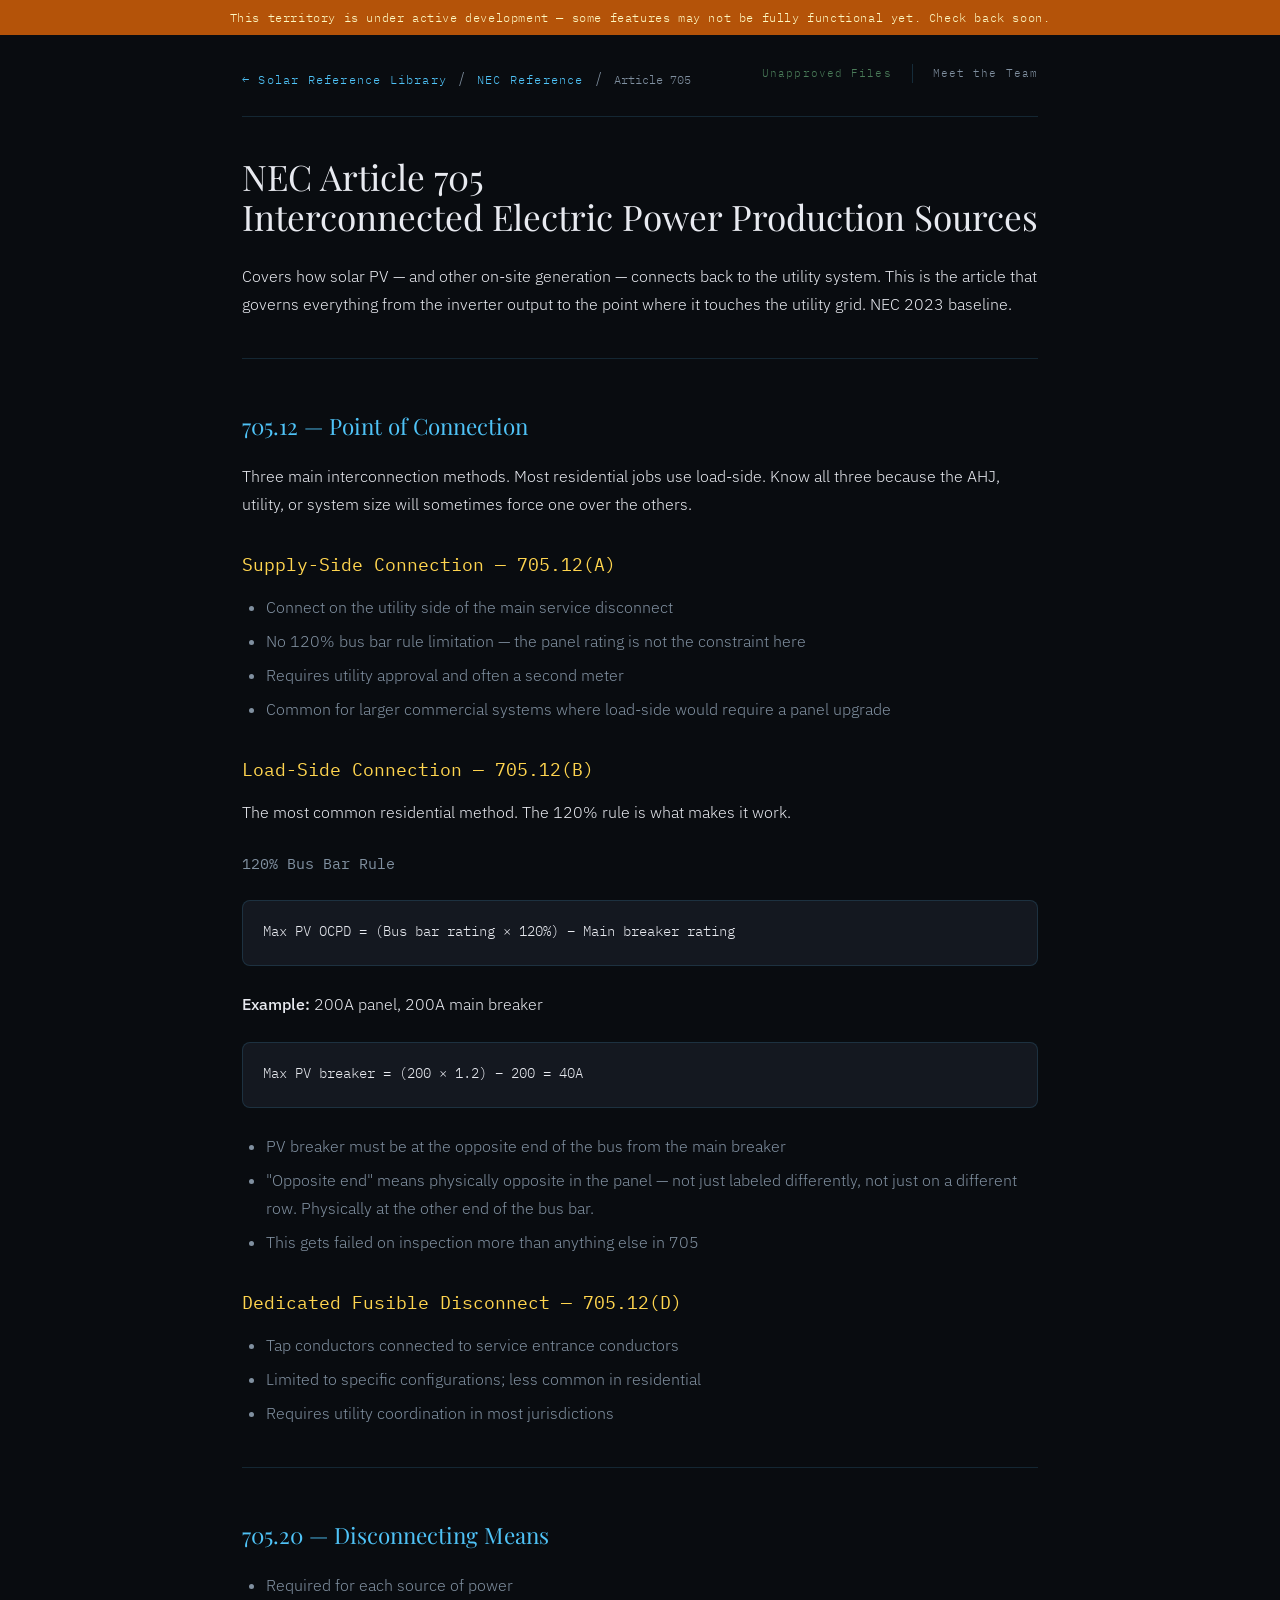
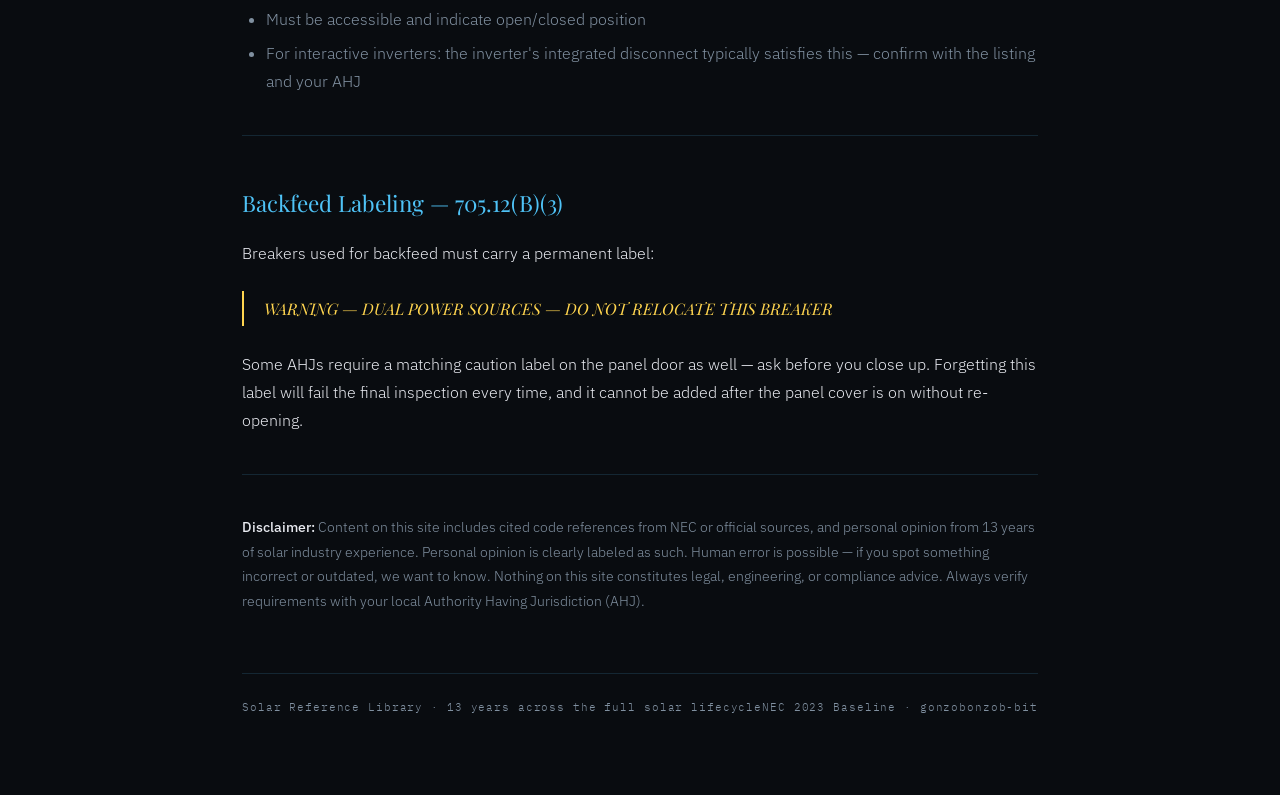
<file: nec-reference/article-705/index.html>
<!DOCTYPE html>
<html lang="en">
<head>
  <meta charset="UTF-8">
  <meta name="viewport" content="width=device-width, initial-scale=1.0">
  <title>NEC Article 705 | Solar Reference</title>
  <link rel="stylesheet" href="../../style.css">
</head>
<body>

  <div class="site-banner">This territory is under active development — some features may not be fully functional yet. Check back soon.</div>

  <header class="site-header">
    <button class="nav-toggle" aria-label="Menu" onclick="this.closest('.site-header').classList.toggle('nav-open')"><span></span><span></span><span></span></button>
    <div class="nav-content">
      <div class="nav-right">
        <a href="../../the-unapproved-files.html" class="nav-xfiles">Unapproved Files</a>
        <a href="../../team.html">Meet the Team</a>
      </div>
      <a href="../../index.html">← Solar Reference Library</a>
      <span style="color:var(--text-dim);margin:0 8px;">/</span>
      <a href="../index.html">NEC Reference</a>
      <span style="color:var(--text-dim);margin:0 8px;">/</span>
      <span style="color:var(--text-dim);font-family:'IBM Plex Mono',monospace;font-size:12px;">Article 705</span>
    </div>
  </header>

  <main>
    <h1>NEC Article 705<br>Interconnected Electric Power Production Sources</h1>
    <p>Covers how solar PV — and other on-site generation — connects back to the utility system. This is the article that governs everything from the inverter output to the point where it touches the utility grid. NEC 2023 baseline.</p>

    <hr>

    <h2 id="705-12">705.12 — Point of Connection</h2>

    <p>Three main interconnection methods. Most residential jobs use load-side. Know all three because the AHJ, utility, or system size will sometimes force one over the others.</p>

    <h3>Supply-Side Connection — 705.12(A)</h3>
    <ul>
      <li>Connect on the utility side of the main service disconnect</li>
      <li>No 120% bus bar rule limitation — the panel rating is not the constraint here</li>
      <li>Requires utility approval and often a second meter</li>
      <li>Common for larger commercial systems where load-side would require a panel upgrade</li>
    </ul>

    <h3>Load-Side Connection — 705.12(B)</h3>
    <p>The most common residential method. The 120% rule is what makes it work.</p>

    <h4>120% Bus Bar Rule</h4>
    <pre><code>Max PV OCPD = (Bus bar rating × 120%) − Main breaker rating</code></pre>

    <p><strong>Example:</strong> 200A panel, 200A main breaker</p>
    <pre><code>Max PV breaker = (200 × 1.2) − 200 = 40A</code></pre>

    <ul>
      <li>PV breaker must be at the opposite end of the bus from the main breaker</li>
      <li>"Opposite end" means physically opposite in the panel — not just labeled differently, not just on a different row. Physically at the other end of the bus bar.</li>
      <li>This gets failed on inspection more than anything else in 705</li>
    </ul>

    <h3>Dedicated Fusible Disconnect — 705.12(D)</h3>
    <ul>
      <li>Tap conductors connected to service entrance conductors</li>
      <li>Limited to specific configurations; less common in residential</li>
      <li>Requires utility coordination in most jurisdictions</li>
    </ul>

    <hr>

    <h2 id="705-20">705.20 — Disconnecting Means</h2>
    <ul>
      <li>Required for each source of power</li>
      <li>Must be accessible and indicate open/closed position</li>
      <li>For interactive inverters: the inverter's integrated disconnect typically satisfies this — confirm with the listing and your AHJ</li>
    </ul>

    <hr>

    <h2>Backfeed Labeling — 705.12(B)(3)</h2>

    <p>Breakers used for backfeed must carry a permanent label:</p>

    <blockquote>
      WARNING — DUAL POWER SOURCES — DO NOT RELOCATE THIS BREAKER
    </blockquote>

    <p>Some AHJs require a matching caution label on the panel door as well — ask before you close up. Forgetting this label will fail the final inspection every time, and it cannot be added after the panel cover is on without re-opening.</p>

    <hr>

    <p style="color:var(--text-dim);font-size:0.875rem;margin-top:0;">
      <strong style="color:var(--text);">Disclaimer:</strong> Content on this site includes cited code references from NEC or official sources, and personal opinion from 13 years of solar industry experience. Personal opinion is clearly labeled as such. Human error is possible — if you spot something incorrect or outdated, we want to know. Nothing on this site constitutes legal, engineering, or compliance advice. Always verify requirements with your local Authority Having Jurisdiction (AHJ).
    </p>
  </main>

  <footer class="site-footer">
    <span>Solar Reference Library · 13 years across the full solar lifecycle</span>
    <span>NEC 2023 Baseline · gonzobonzob-bit</span>
  </footer>

</body>
</html>
</file>
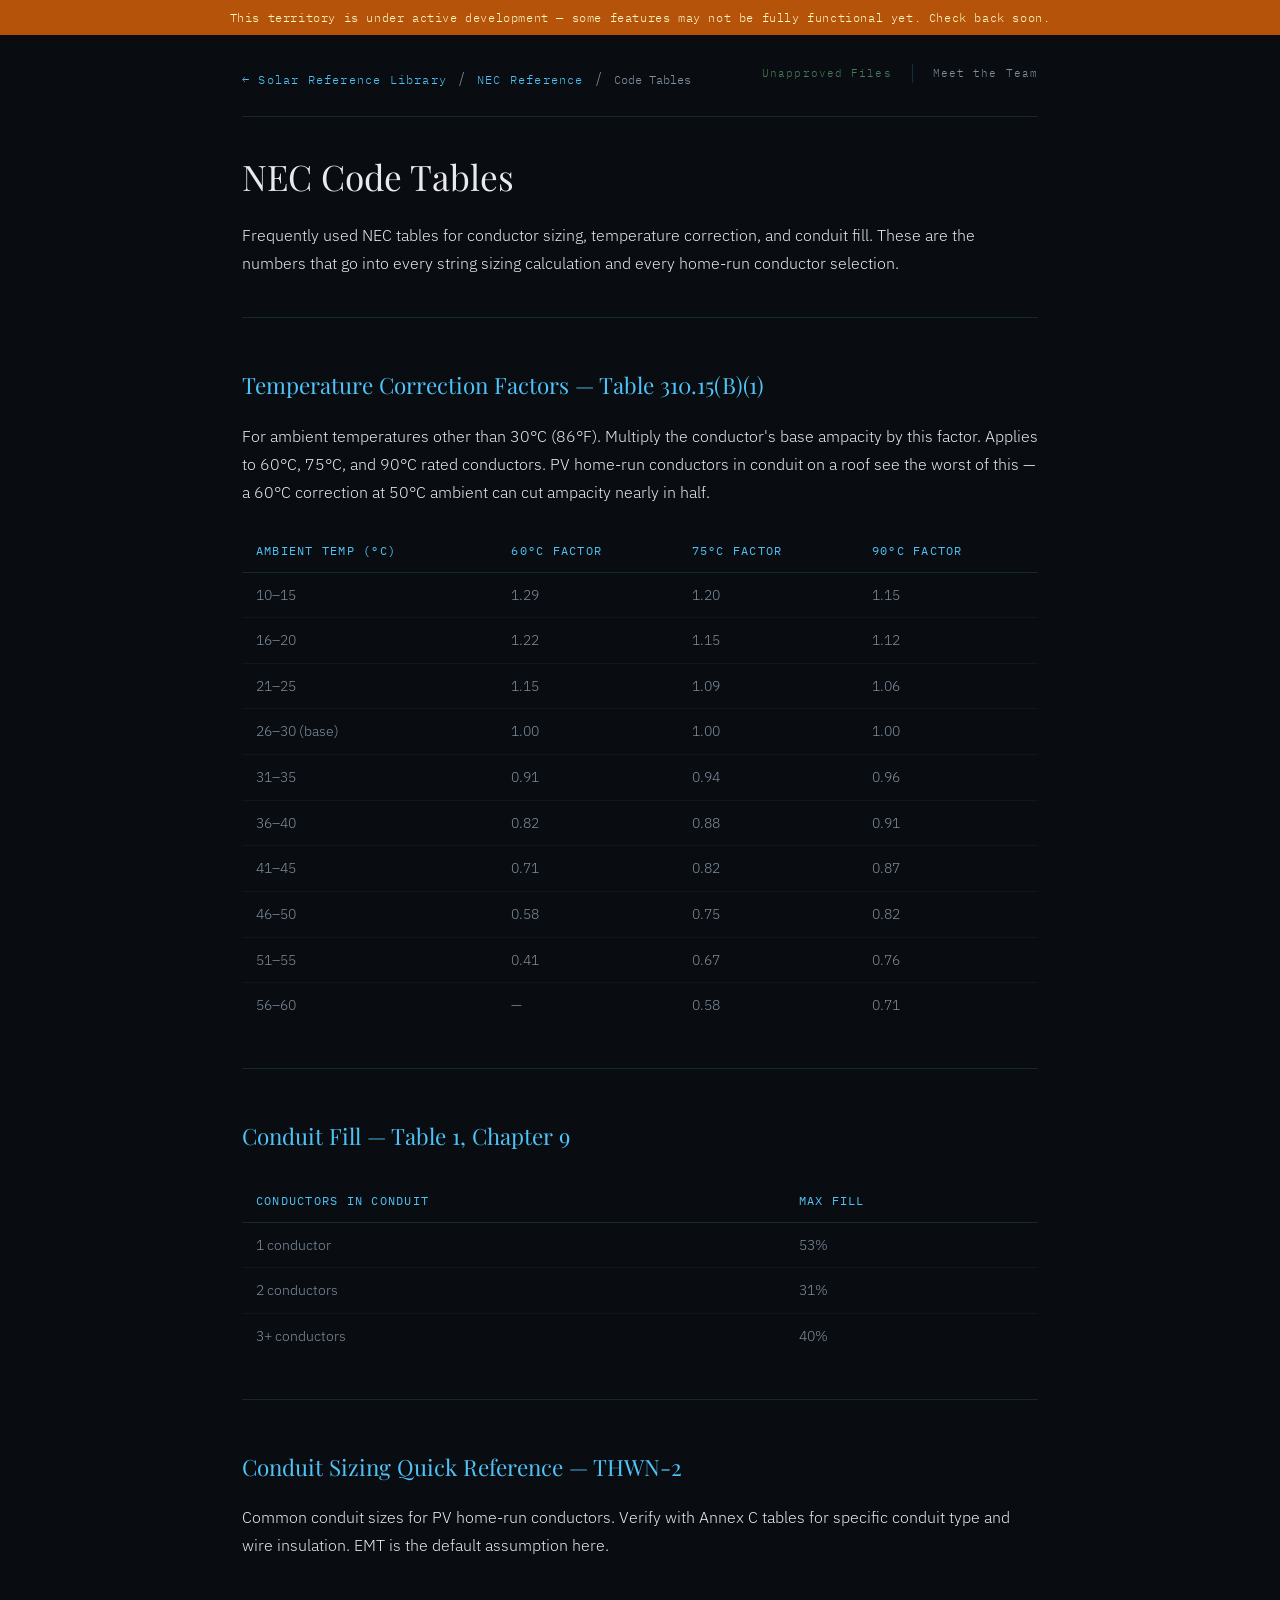
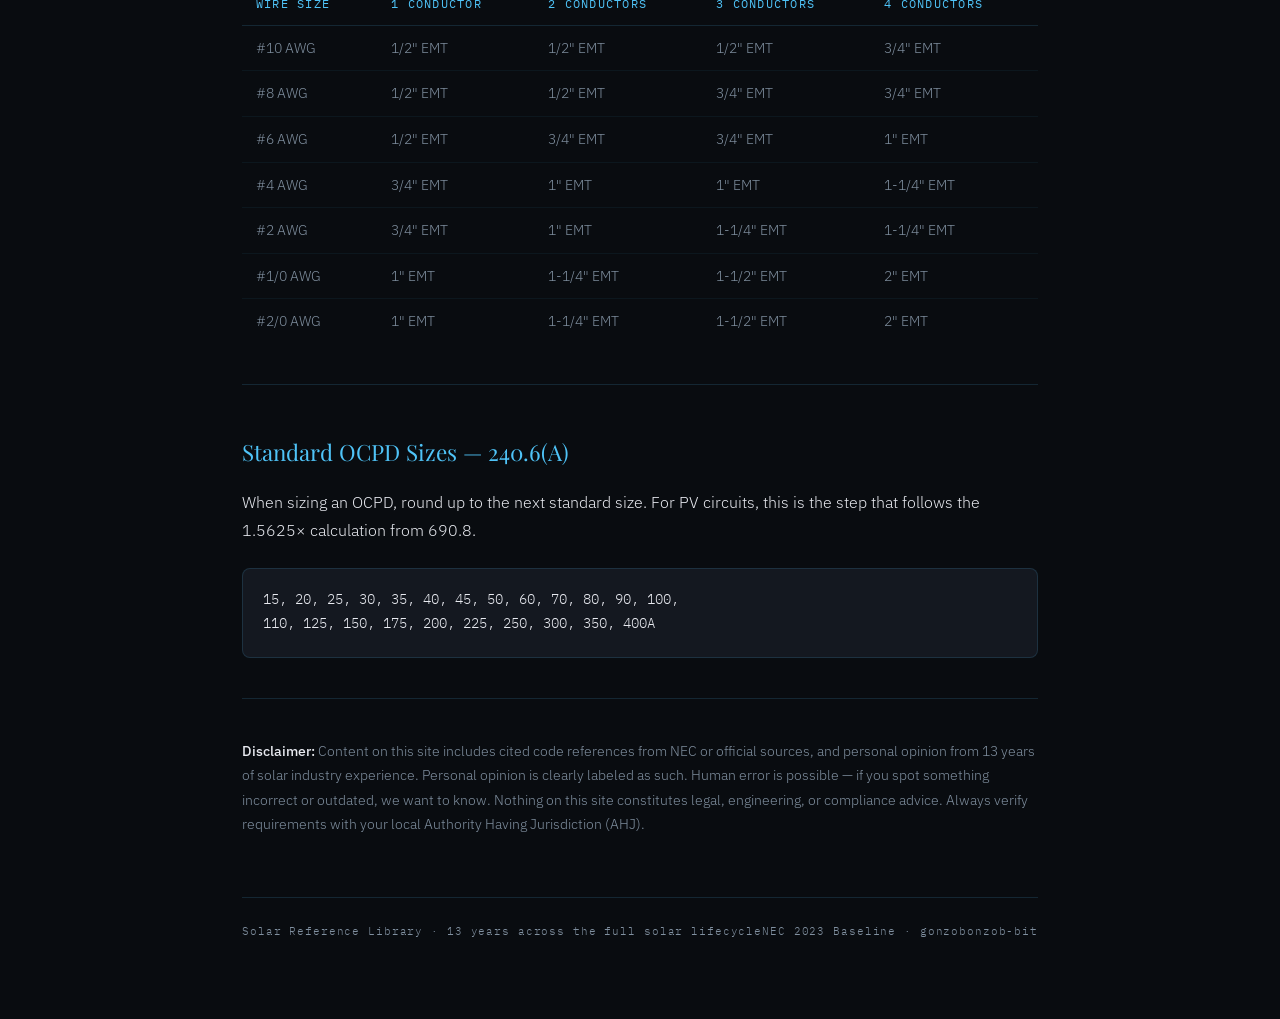
<file: nec-reference/code-tables/index.html>
<!DOCTYPE html>
<html lang="en">
<head>
  <meta charset="UTF-8">
  <meta name="viewport" content="width=device-width, initial-scale=1.0">
  <title>Code Tables | Solar Reference</title>
  <link rel="stylesheet" href="../../style.css">
</head>
<body>

  <div class="site-banner">This territory is under active development — some features may not be fully functional yet. Check back soon.</div>

  <header class="site-header">
    <button class="nav-toggle" aria-label="Menu" onclick="this.closest('.site-header').classList.toggle('nav-open')"><span></span><span></span><span></span></button>
    <div class="nav-content">
      <div class="nav-right">
        <a href="../../the-unapproved-files.html" class="nav-xfiles">Unapproved Files</a>
        <a href="../../team.html">Meet the Team</a>
      </div>
      <a href="../../index.html">← Solar Reference Library</a>
      <span style="color:var(--text-dim);margin:0 8px;">/</span>
      <a href="../index.html">NEC Reference</a>
      <span style="color:var(--text-dim);margin:0 8px;">/</span>
      <span style="color:var(--text-dim);font-family:'IBM Plex Mono',monospace;font-size:12px;">Code Tables</span>
    </div>
  </header>

  <main>
    <h1>NEC Code Tables</h1>
    <p>Frequently used NEC tables for conductor sizing, temperature correction, and conduit fill. These are the numbers that go into every string sizing calculation and every home-run conductor selection.</p>

    <hr>

    <h2>Temperature Correction Factors — Table 310.15(B)(1)</h2>

    <p>For ambient temperatures other than 30°C (86°F). Multiply the conductor's base ampacity by this factor. Applies to 60°C, 75°C, and 90°C rated conductors. PV home-run conductors in conduit on a roof see the worst of this — a 60°C correction at 50°C ambient can cut ampacity nearly in half.</p>

    <table>
      <thead>
        <tr>
          <th>Ambient Temp (°C)</th>
          <th>60°C Factor</th>
          <th>75°C Factor</th>
          <th>90°C Factor</th>
        </tr>
      </thead>
      <tbody>
        <tr><td>10–15</td><td>1.29</td><td>1.20</td><td>1.15</td></tr>
        <tr><td>16–20</td><td>1.22</td><td>1.15</td><td>1.12</td></tr>
        <tr><td>21–25</td><td>1.15</td><td>1.09</td><td>1.06</td></tr>
        <tr><td>26–30 (base)</td><td>1.00</td><td>1.00</td><td>1.00</td></tr>
        <tr><td>31–35</td><td>0.91</td><td>0.94</td><td>0.96</td></tr>
        <tr><td>36–40</td><td>0.82</td><td>0.88</td><td>0.91</td></tr>
        <tr><td>41–45</td><td>0.71</td><td>0.82</td><td>0.87</td></tr>
        <tr><td>46–50</td><td>0.58</td><td>0.75</td><td>0.82</td></tr>
        <tr><td>51–55</td><td>0.41</td><td>0.67</td><td>0.76</td></tr>
        <tr><td>56–60</td><td>—</td><td>0.58</td><td>0.71</td></tr>
      </tbody>
    </table>

    <hr>

    <h2>Conduit Fill — Table 1, Chapter 9</h2>

    <table>
      <thead>
        <tr>
          <th>Conductors in Conduit</th>
          <th>Max Fill</th>
        </tr>
      </thead>
      <tbody>
        <tr><td>1 conductor</td><td>53%</td></tr>
        <tr><td>2 conductors</td><td>31%</td></tr>
        <tr><td>3+ conductors</td><td>40%</td></tr>
      </tbody>
    </table>

    <hr>

    <h2>Conduit Sizing Quick Reference — THWN-2</h2>

    <p>Common conduit sizes for PV home-run conductors. Verify with Annex C tables for specific conduit type and wire insulation. EMT is the default assumption here.</p>

    <table>
      <thead>
        <tr>
          <th>Wire Size</th>
          <th>1 conductor</th>
          <th>2 conductors</th>
          <th>3 conductors</th>
          <th>4 conductors</th>
        </tr>
      </thead>
      <tbody>
        <tr><td>#10 AWG</td><td>1/2" EMT</td><td>1/2" EMT</td><td>1/2" EMT</td><td>3/4" EMT</td></tr>
        <tr><td>#8 AWG</td><td>1/2" EMT</td><td>1/2" EMT</td><td>3/4" EMT</td><td>3/4" EMT</td></tr>
        <tr><td>#6 AWG</td><td>1/2" EMT</td><td>3/4" EMT</td><td>3/4" EMT</td><td>1" EMT</td></tr>
        <tr><td>#4 AWG</td><td>3/4" EMT</td><td>1" EMT</td><td>1" EMT</td><td>1-1/4" EMT</td></tr>
        <tr><td>#2 AWG</td><td>3/4" EMT</td><td>1" EMT</td><td>1-1/4" EMT</td><td>1-1/4" EMT</td></tr>
        <tr><td>#1/0 AWG</td><td>1" EMT</td><td>1-1/4" EMT</td><td>1-1/2" EMT</td><td>2" EMT</td></tr>
        <tr><td>#2/0 AWG</td><td>1" EMT</td><td>1-1/4" EMT</td><td>1-1/2" EMT</td><td>2" EMT</td></tr>
      </tbody>
    </table>

    <hr>

    <h2>Standard OCPD Sizes — 240.6(A)</h2>

    <p>When sizing an OCPD, round up to the next standard size. For PV circuits, this is the step that follows the 1.5625× calculation from 690.8.</p>

    <pre><code>15, 20, 25, 30, 35, 40, 45, 50, 60, 70, 80, 90, 100,
110, 125, 150, 175, 200, 225, 250, 300, 350, 400A</code></pre>

    <hr>

    <p style="color:var(--text-dim);font-size:0.875rem;margin-top:0;">
      <strong style="color:var(--text);">Disclaimer:</strong> Content on this site includes cited code references from NEC or official sources, and personal opinion from 13 years of solar industry experience. Personal opinion is clearly labeled as such. Human error is possible — if you spot something incorrect or outdated, we want to know. Nothing on this site constitutes legal, engineering, or compliance advice. Always verify requirements with your local Authority Having Jurisdiction (AHJ).
    </p>
  </main>

  <footer class="site-footer">
    <span>Solar Reference Library · 13 years across the full solar lifecycle</span>
    <span>NEC 2023 Baseline · gonzobonzob-bit</span>
  </footer>

</body>
</html>
</file>
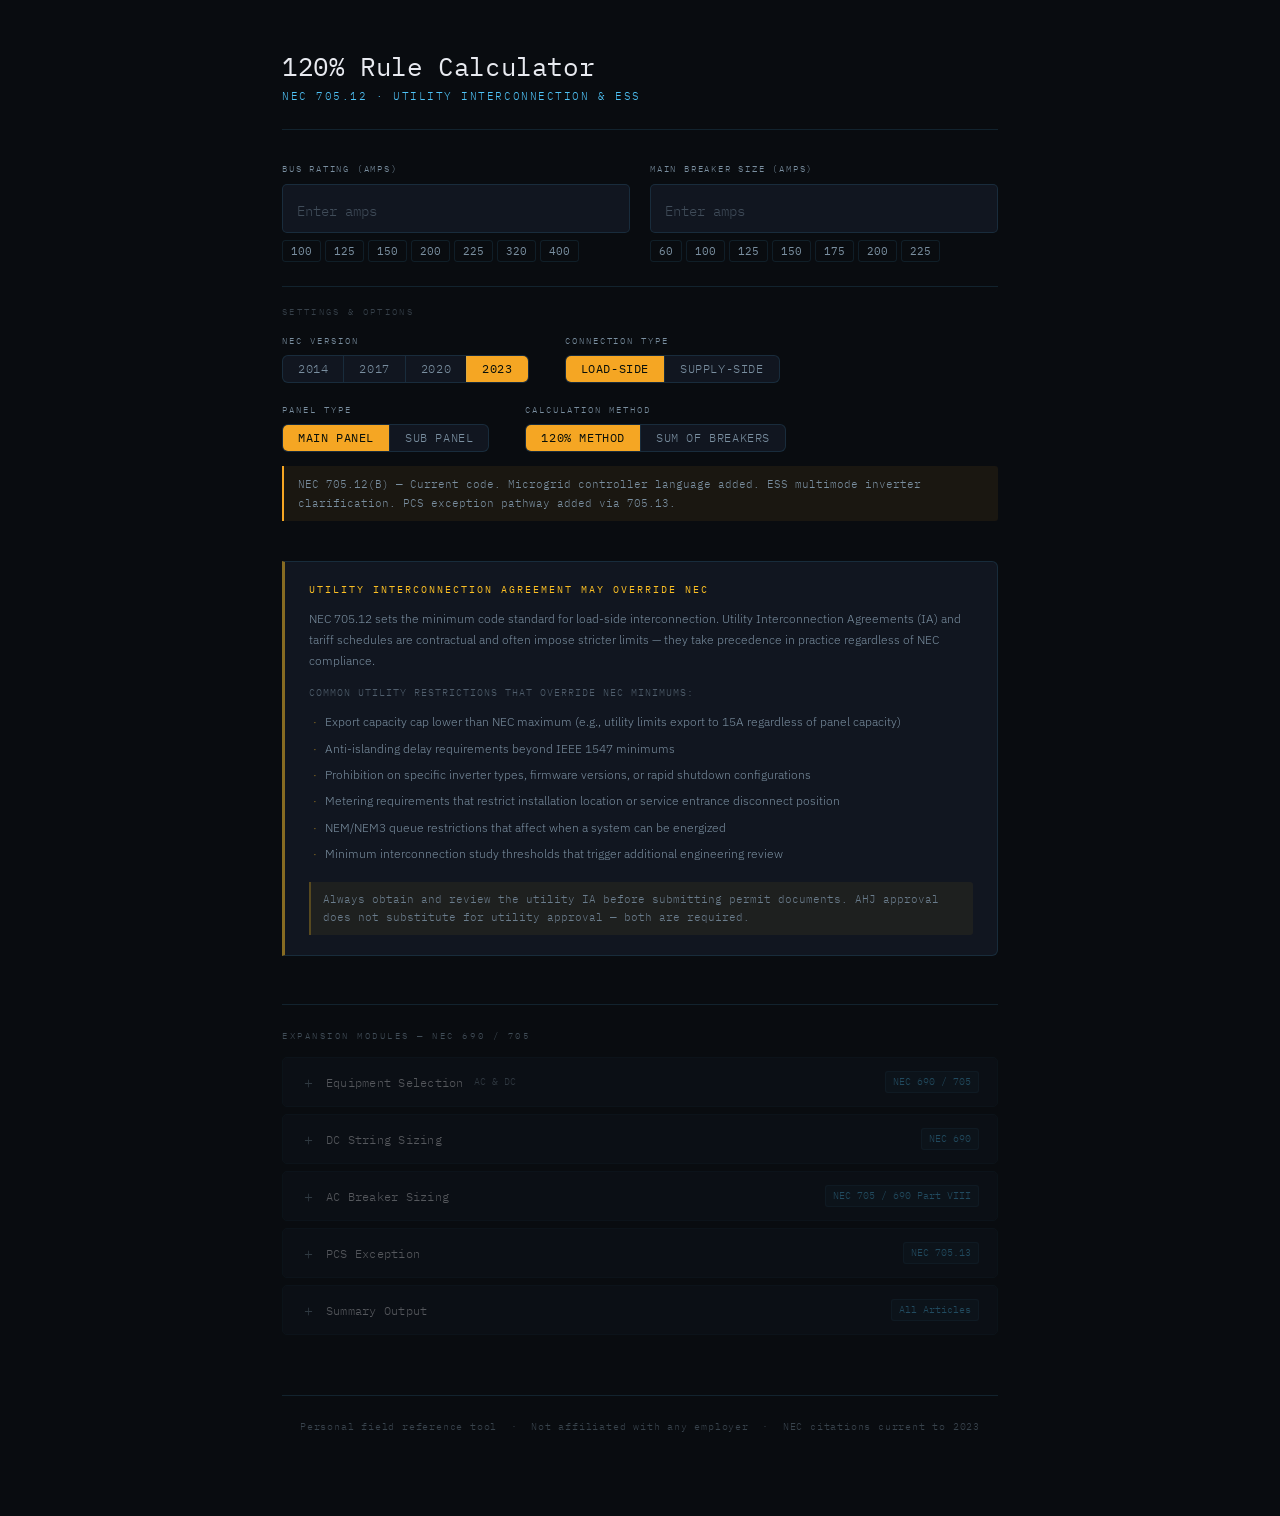
<file: tools/120-calc-archive/index.html>
<!DOCTYPE html>
<html lang="en">
<head>
<meta charset="UTF-8">
<meta name="viewport" content="width=device-width, initial-scale=1.0">
<title>120% Rule Calculator · NEC 705.12</title>
<meta name="robots" content="noindex, nofollow">
<link rel="stylesheet" href="styles.css">
</head>
<body>
<div class="page">

  <!-- ── PAGE HEADER ──────────────────────────────────────────── -->
  <header class="page-header">
    <h1 class="page-title">120% Rule Calculator</h1>
    <p class="page-sub">NEC 705.12 &middot; Utility Interconnection &amp; ESS</p>
  </header>

  <!-- ── ZONE 1: BASE CALCULATOR ──────────────────────────────── -->
  <section>

    <!-- 1. QUICK CALC BLOCK — primary inputs always visible above fold -->
    <div class="quick-calc-block">

      <div id="mainPanelInputs">
        <div class="inputs-grid">
          <div class="input-block">
            <label for="busRating">Bus Rating (amps)</label>
            <input type="number" class="num-input" id="busRating"
              placeholder="Enter amps" min="1" step="any" autocomplete="off">
            <div class="chips">
              <button class="chip" onclick="setChip('busRating', 100)">100</button>
              <button class="chip" onclick="setChip('busRating', 125)">125</button>
              <button class="chip" onclick="setChip('busRating', 150)">150</button>
              <button class="chip" onclick="setChip('busRating', 200)">200</button>
              <button class="chip" onclick="setChip('busRating', 225)">225</button>
              <button class="chip" onclick="setChip('busRating', 320)">320</button>
              <button class="chip" onclick="setChip('busRating', 400)">400</button>
            </div>
          </div>
          <div class="input-block">
            <label for="mainBreaker">Main Breaker Size (amps)</label>
            <input type="number" class="num-input" id="mainBreaker"
              placeholder="Enter amps" min="1" step="any" autocomplete="off">
            <div class="chips">
              <button class="chip" onclick="setChip('mainBreaker', 60)">60</button>
              <button class="chip" onclick="setChip('mainBreaker', 100)">100</button>
              <button class="chip" onclick="setChip('mainBreaker', 125)">125</button>
              <button class="chip" onclick="setChip('mainBreaker', 150)">150</button>
              <button class="chip" onclick="setChip('mainBreaker', 175)">175</button>
              <button class="chip" onclick="setChip('mainBreaker', 200)">200</button>
              <button class="chip" onclick="setChip('mainBreaker', 225)">225</button>
            </div>
            <div id="mainBreakerWarning" class="hidden"></div>
          </div>
        </div>
      </div><!-- /mainPanelInputs -->

      <!-- Quick output -->
      <div id="quickCalcOutput" class="qc-output hidden">
        <div class="qc-head">
          <span class="status-badge" id="qcStatus"></span>
          <span class="citation-val" id="qcCitation"></span>
        </div>
        <div class="qc-primary">
          <span class="qc-label">Maximum Allowable Backfeed</span>
          <span class="qc-val" id="qcMaxBackfeed">—</span>
        </div>
        <div class="qc-derived" id="qcDerived">
          <div class="qc-item">
            <span class="qc-item-lbl">Max PV Breaker</span>
            <span class="qc-item-val" id="qcMaxPV">—</span>
          </div>
          <div class="qc-item hidden" id="qcRowESS">
            <span class="qc-item-lbl">Max ESS Breaker</span>
            <span class="qc-item-val" id="qcMaxESS">—</span>
          </div>
          <div class="qc-item hidden" id="qcRowCombined">
            <span class="qc-item-lbl">Max Combined</span>
            <span class="qc-item-val" id="qcMaxCombined">—</span>
          </div>
        </div>
      </div><!-- /quickCalcOutput -->

    </div><!-- /quick-calc-block -->

    <!-- 2. SETTINGS ROW -->
    <div class="settings-row">
      <div class="sr-label">Settings &amp; Options</div>
      <div class="sr-toggles">
        <div class="control-group">
          <span class="control-label">NEC Version</span>
          <div class="pill-group" id="versionToggle">
            <button data-version="2014" onclick="setVersion('2014')">2014</button>
            <button data-version="2017" onclick="setVersion('2017')">2017</button>
            <button data-version="2020" onclick="setVersion('2020')">2020</button>
            <button data-version="2023" onclick="setVersion('2023')">2023</button>
          </div>
        </div>
        <div class="control-group">
          <span class="control-label">Connection Type</span>
          <div class="pill-group" id="connToggle">
            <button data-conn="load"   onclick="setConnection('load')">LOAD-SIDE</button>
            <button data-conn="supply" onclick="setConnection('supply')">SUPPLY-SIDE</button>
          </div>
        </div>
        <div class="control-group">
          <span class="control-label">Panel Type</span>
          <div class="pill-group" id="panelTypeToggle">
            <button data-panel="main" onclick="setPanelType('main')">MAIN PANEL</button>
            <button data-panel="sub"  onclick="setPanelType('sub')">SUB PANEL</button>
          </div>
        </div>
        <div class="control-group">
          <span class="control-label">Calculation Method</span>
          <div class="pill-group" id="calcMethodToggle">
            <button data-method="120pct"      onclick="setCalcMethod('120pct')">120% METHOD</button>
            <button data-method="sumbreakers" onclick="setCalcMethod('sumbreakers')">SUM OF BREAKERS</button>
          </div>
        </div>
      </div><!-- /sr-toggles -->
      <div class="version-banner" id="versionBanner"></div>
    </div><!-- /settings-row -->

    <!-- Supply-side note -->
    <div class="supply-note hidden" id="supplySideNote">
      <strong>Supply-Side Connection</strong>
      <p>Supply-side connection bypasses NEC 705.12. No busbar percentage limit applies. Governed by NEC 705.12(A) and 230.82(6).</p>
      <p style="margin-top: 8px;">Supply-side connections are still subject to the following hard limits:</p>
      <div class="supply-section">
        <div class="supply-section-title">Conductors</div>
        <p>Tap conductors must be sized to carry full inverter output current without exceeding ampacity per NEC 310.12. Conductor ampacity must meet or exceed inverter maximum output current &times; 125% continuous load factor per NEC 705.12(A). Conductor length and conduit fill still apply per NEC 310 and Chapter 9.</p>
      </div>
      <div class="supply-section">
        <div class="supply-section-title">Disconnect &amp; Overcurrent Protection</div>
        <p>A supply-side disconnect is required per NEC 230.82(6). OCPD must be sized to protect the conductors — not just the inverter output. Service equipment ratings cannot be exceeded. The supply-side connection point must be rated for the combined current.</p>
      </div>
      <div class="supply-section">
        <div class="supply-section-title">Service Entrance Equipment</div>
        <p>Meter base, service entrance conductors, and all equipment between the utility connection and tap point must be rated for the combined load. Many utilities require written approval and may specify their own sizing requirements independent of NEC. Some utilities prohibit supply-side connections entirely — confirm with AHJ and utility interconnection agreement before designing.</p>
      </div>
      <div class="supply-field-note">
        From the Field — Supply-side connections are often chosen when a panel fails the 120% calc. They are not a free pass — they shift sizing constraints from the busbar to the service entrance equipment and conductors. Confirm all component ratings before finalizing design.
      </div>
      <div class="supply-refs">NEC References: 705.12(A), 230.82(6), 310.12, Chapter 9</div>
    </div>

    <!-- 4. LOAD-SIDE CONTENT -->
    <div id="loadSideContent">

      <!-- ── SUB PANEL INPUTS ──────────────────────────────────── -->
      <div id="subPanelInputs" class="hidden">
        <div class="sub-panel-config-note">
          Sub panel interconnection uses the same 120% formula. Configuration determines the reference OCPD.
          Main panel interconnection must be evaluated independently.
        </div>
        <div class="inputs-grid">
          <div class="input-block">
            <label for="subBusRating">Sub Panel Bus Rating (amps)</label>
            <input type="number" class="num-input" id="subBusRating"
              placeholder="Enter amps" min="1" step="any" autocomplete="off">
            <div class="chips">
              <button class="chip" onclick="setChip('subBusRating', 100)">100</button>
              <button class="chip" onclick="setChip('subBusRating', 125)">125</button>
              <button class="chip" onclick="setChip('subBusRating', 150)">150</button>
              <button class="chip" onclick="setChip('subBusRating', 200)">200</button>
            </div>
          </div>
          <div class="input-block">
            <label>Configuration</label>
            <select class="select-input" id="subConfigSelect">
              <option value="main_breaker">With Main Breaker</option>
              <option value="through_lug">Through-Lug</option>
            </select>
            <div class="select-sub">
              <span>With Main Breaker</span> — uses sub panel main breaker as reference OCPD<br>
              <span>Through-Lug</span> — uses feeder OCPD; NEC 408.36 Exception
            </div>
          </div>
        </div>
        <div class="inputs-grid" style="margin-top: 16px;">
          <div class="input-block">
            <label for="subOCPD" id="subOCPDLabel">Sub Panel Main Breaker (amps)</label>
            <input type="number" class="num-input" id="subOCPD"
              placeholder="Enter amps" min="1" step="any" autocomplete="off">
            <div class="chips">
              <button class="chip" onclick="setChip('subOCPD', 60)">60</button>
              <button class="chip" onclick="setChip('subOCPD', 100)">100</button>
              <button class="chip" onclick="setChip('subOCPD', 125)">125</button>
              <button class="chip" onclick="setChip('subOCPD', 150)">150</button>
              <button class="chip" onclick="setChip('subOCPD', 200)">200</button>
            </div>
          </div>
        </div>
      </div><!-- /subPanelInputs -->

      <!-- ── SUM OF BREAKERS CONTENT ───────────────────────────── -->
      <div id="sumBreakersContent" class="hidden">
        <div class="sob-banner">
          <div class="sob-banner-title">Sum of All Breakers Method</div>
          <p>
            NEC 705.12(B)(2)(3)(b) — An alternative to the 120% rule. The total of all OCPD ratings
            on the busbar, including the proposed backfeed breaker, must not exceed the busbar rating.
            No 120% multiplier applies.
          </p>
          <button class="sob-when-toggle" onclick="toggleSobWhen()">When to use ▾</button>
          <div class="sob-when-block hidden" id="sobWhenBlock">
            <ul>
              <li>Panel fails the 120% rule but total load OCPD is low — the sum method may pass without a panel upgrade.</li>
              <li>AHJ prefers total load enumeration over the percentage-based method.</li>
              <li>Multiple interactive sources (PV + ESS + generator) where aggregate OCPD is easier to document.</li>
              <li>Confirming a passing 120% result via an alternate method for stronger permit documentation.</li>
            </ul>
            <div class="code-note" style="margin-top: 8px;">
              Interpretation varies by AHJ. Confirm acceptance before designing to this method.
              Some utilities apply more restrictive rules than the NEC minimum.
            </div>
          </div>
        </div>
        <div class="inputs-grid">
          <div class="input-block">
            <label for="sobBusRating">Bus Rating (amps)</label>
            <input type="number" class="num-input" id="sobBusRating"
              placeholder="Enter amps" min="1" step="any" autocomplete="off">
            <div class="chips">
              <button class="chip" onclick="setChip('sobBusRating', 100)">100</button>
              <button class="chip" onclick="setChip('sobBusRating', 125)">125</button>
              <button class="chip" onclick="setChip('sobBusRating', 150)">150</button>
              <button class="chip" onclick="setChip('sobBusRating', 200)">200</button>
              <button class="chip" onclick="setChip('sobBusRating', 225)">225</button>
            </div>
          </div>
          <div class="input-block">
            <label for="sobTotalOCPD">Total Existing OCPD on Bus (amps)</label>
            <input type="number" class="num-input" id="sobTotalOCPD"
              placeholder="Sum of all breakers incl. main" min="1" step="any" autocomplete="off">
          </div>
          <div class="input-block">
            <label for="sobProposedBackfeed">Proposed Backfeed Breaker (amps)</label>
            <input type="number" class="num-input" id="sobProposedBackfeed"
              placeholder="e.g. 40" min="1" step="any" autocomplete="off">
            <div class="chips">
              <button class="chip" onclick="setChip('sobProposedBackfeed', 15)">15</button>
              <button class="chip" onclick="setChip('sobProposedBackfeed', 20)">20</button>
              <button class="chip" onclick="setChip('sobProposedBackfeed', 30)">30</button>
              <button class="chip" onclick="setChip('sobProposedBackfeed', 40)">40</button>
              <button class="chip" onclick="setChip('sobProposedBackfeed', 50)">50</button>
            </div>
          </div>
        </div>
        <!-- SOB Results card -->
        <div class="results-card hidden" id="sobResultsCard">
          <div class="results-head" id="sobResultsHead">
            <span class="status-badge" id="sobStatusBadge"></span>
            <span class="sob-method-label">Sum of Breakers</span>
          </div>
          <div class="results-body">
            <div class="alert alert-fail hidden" id="sobFailAlert">
              Total OCPD exceeds bus rating. Panel cannot accommodate this backfeed at current bus loading.
              Reduce existing OCPD, upgrade the bus, or reduce proposed backfeed size.
            </div>
            <div class="calc-row"><span class="lbl">Bus Rating</span><span class="val" id="sobValBusRating"></span></div>
            <div class="calc-row"><span class="lbl">Total Existing OCPD on Bus</span><span class="val-sm" id="sobValTotalOCPD"></span></div>
            <div class="calc-row"><span class="lbl">+ Proposed Backfeed Breaker</span><span class="val-sm" id="sobValProposedBF"></span></div>
            <div class="calc-row"><span class="lbl">Total OCPD on Bus</span><span class="val" id="sobValTotal"></span></div>
            <div class="calc-row"><span class="lbl">Remaining Headroom</span><span class="val-sm" id="sobValHeadroom"></span></div>
            <div class="rule-note">Pass condition: Total OCPD &le; Bus Rating. Main breaker must be included in total existing OCPD. Citation: NEC 705.12(B)(2)(3)(b)&nbsp;[2023] / 705.12(D)(2)(3)(b)&nbsp;[pre-2020].</div>
            <div id="sobCmpBlock" class="hidden">
              <div class="sub-title">Comparison: 120% Method</div>
              <div class="calc-row"><span class="lbl">Max Allowable Backfeed (120% method)</span><span class="val-sm" id="sobCmpMaxBF"></span></div>
              <div class="calc-row"><span class="lbl">Max Standard Breaker (120% method)</span><span class="val-sm" id="sobCmpMaxBrk"></span></div>
              <div class="calc-row"><span class="lbl">120% Method Result</span><span class="val-sm sob-cmp-pass"></span></div>
            </div>
            <div class="code-note">Comparison requires Main Panel Bus Rating and Main Breaker entered above.</div>
          </div>
        </div><!-- /sobResultsCard -->
      </div><!-- /sumBreakersContent -->

      <!-- ── 120% RESULTS CARD ──────────────────────────────────── -->
      <div class="results-card hidden" id="resultsCard">
        <div class="results-head" id="resultsHead">
          <span class="status-badge" id="statusBadge"></span>
          <span class="panel-type-badge hidden" id="panelTypeBadge">SUB PANEL</span>
        </div>
        <div class="results-body">
          <div class="alert alert-fail hidden" id="failAlert">
            This panel does not qualify for a load-side connection at any backfeed size.
            Consider supply-side connection or panel upgrade.
          </div>
          <div id="failGuidancePanel" class="fail-guidance hidden">
            <button class="fail-guidance-toggle" onclick="toggleFailGuidance()">When The Panel Fails — Options &amp; Considerations ▴</button>
            <div id="failGuidanceBody">
              <div class="fg-option">
                <div class="fg-opt-title">Option 1 — Verify Backfeed Breaker Position</div>
                <p>Before assuming a full fail, confirm breaker placement. Back-fed breaker must be at the opposite end of the busbar from the main breaker per NEC 705.12(B)(3) [2023] / 705.12(D)(3) [pre-2020]. If placement is the only issue, this is an install correction — not a panel failure.</p>
              </div>
              <div class="fg-option">
                <div class="fg-opt-title">Option 2 — Reduce System Size</div>
                <p>If available backfeed is positive but insufficient for the proposed inverter output, reducing system size may resolve without panel work. Recalculate with a smaller inverter output current.</p>
              </div>
              <div class="fg-option">
                <div class="fg-opt-title">Option 3 — Supply-Side Connection</div>
                <p>Bypasses NEC 705.12 busbar calculation entirely. Governed by NEC 705.12(A) and 230.82(6). Requires utility written approval — not permitted by all utilities. Shifts sizing requirements to service entrance equipment and conductors. Switch to Supply-Side mode above for full requirements.</p>
              </div>
              <div class="fg-option">
                <div class="fg-opt-title">Option 4 — Main Breaker Reduction</div>
                <p>If the main breaker is oversized relative to actual service capacity, reducing main breaker size increases available backfeed headroom.<br>
                Example: 200A bus / 200A main = 0A available.<br>
                &nbsp;&nbsp;&nbsp;&nbsp;&nbsp;&nbsp;&nbsp;&nbsp;&nbsp;200A bus / 175A main = 65A available.<br>
                Requires utility approval. Do not downsize without written utility authorization.</p>
              </div>
              <div class="fg-option">
                <div class="fg-opt-title">Option 5 — Main Panel Upgrade (MPU)</div>
                <p>Full panel replacement with higher rated busbar. Most common solution when service is undersized for both home load and solar addition.</p>
              </div>
              <div class="fg-mpu">
                <div class="fg-mpu-title">MPU Triggers Bring-to-Code Requirements</div>
                <p>Most jurisdictions require electrical work associated with an MPU to bring affected circuits to current code. Common requirements triggered by MPU permit:</p>
                <ul>
                  <li><strong>NEC 210.12 [2023]</strong> — AFCI protection on bedroom, living room, kitchen, hallway, and dining room circuits.</li>
                  <li><strong>NEC 210.8 [2023]</strong> — GFCI updates in all required locations — kitchen, bath, garage, outdoor, basement, crawl space, boathouse, accessory dwelling.</li>
                  <li><strong>NEC 250.50 [2023]</strong> — Grounding electrode system — all electrodes present at structure must be bonded.</li>
                  <li><strong>NEC 250.53 [2023]</strong> — Two ground rods required unless single rod meets 25 ohm resistance.</li>
                  <li>Service entrance conductor sizing per NEC 230.31.</li>
                  <li>Meter base upgrade if existing is not rated for new service size.</li>
                  <li>Smoke and CO detector requirements may be triggered by local amendment — confirm with AHJ.</li>
                </ul>
              </div>
              <div class="fg-field-note">
                From the Field — AHJ interpretation varies significantly. Some inspectors treat any panel upgrade as a full service upgrade triggering all of the above. Others scope requirements to affected circuits only. Confirm scope with AHJ before quoting the customer — an MPU can range from a straightforward panel swap to a significant whole-home electrical update depending on jurisdiction.
              </div>
              <div class="fg-field-note">
                NEC 230.79(C) requires 100A minimum service for single family dwellings. Services below 100A predate the 1978 NEC minimum. Any MPU must bring service to 100A minimum. Many AHJs and utilities require 200A minimum for new construction and solar installations.
              </div>
              <div class="fg-flag">
                60A Service Flag — 60A services are common in pre-1978 construction. Solar addition to a 60A service almost always requires an MPU. A 60A bus with 60A main: 60 &times; 1.2 = 72A, minus 60A main = only 12A available backfeed. Insufficient for virtually any modern inverter output.
              </div>
            </div>
          </div>
          <div class="sub-panel-note hidden" id="subPanelNote"></div>
          <div class="calc-row"><span class="lbl">120% of Bus Rating</span><span class="val" id="val120Pct"></span></div>
          <div class="calc-row hidden" id="rowBackfeed"><span class="lbl">Maximum Allowable Backfeed</span><span class="val" id="valBackfeed"></span></div>
          <div class="rule-note">Backfeed breaker must be installed at the opposite end of the busbar from the main breaker per NEC 705.12(B)(3)&nbsp;[2023] or 705.12(D)(3)&nbsp;[pre-2020].</div>
          <div id="defaultBreakersSection" class="hidden">
            <div class="sub-title">Maximum Allowable Breaker Sizes</div>
            <div class="calc-row"><span class="lbl">Max Allowable PV Backfeed Breaker</span><span class="val-sm" id="valMaxPVBreaker"></span></div>
            <div class="calc-row hidden" id="rowMaxESSBreaker"><span class="lbl">Max Allowable ESS Backfeed Breaker</span><span class="val-sm" id="valMaxESSBreaker"></span></div>
            <div class="calc-row hidden" id="rowMaxCombinedDisplay"><span class="lbl">Maximum Combined PV + ESS Backfeed</span><span class="val-sm" id="valMaxCombinedDisplay"></span></div>
            <div class="size-note">Largest standard breaker size that fits within the allowable backfeed — rounded down. Actual breaker = inverter output current &times; 1.25, rounded up to next standard size. These are the maximums permitted, not a sizing recommendation.</div>
          </div>
          <div id="inverterSection" class="hidden">
            <div class="sub-title">Inverter Output Breaker — Verify Equipment</div>
            <div class="calc-row"><span class="lbl">Maximum Inverter Continuous Output Current</span><span class="val-sm" id="valMaxInverterOutput"></span></div>
            <div class="code-note">Inverter AC output breaker = 125% of inverter continuous output current per NEC 705.12(B)(2)&nbsp;[2023] / 705.12(D)(2)&nbsp;[pre-2020].</div>
            <div class="opt-row">
              <label for="knownInverterCurrent">Known PV Inverter Output Current (A) — optional</label>
              <input type="number" class="inline-input" id="knownInverterCurrent" placeholder="e.g. 40.0" min="0" step="any" autocomplete="off">
            </div>
            <div id="inverterCalcBlock" class="hidden">
              <div class="calc-row"><span class="lbl">Required Minimum Breaker (&times; 1.25)</span><span class="val-sm" id="valInverterMinBreaker"></span></div>
              <div class="calc-row"><span class="lbl">Next Standard Breaker Size</span><span class="val-sm" id="valInverterStdBreaker"></span></div>
              <div id="inverterAlert" class="hidden"></div>
            </div>
          </div>
          <div id="essSection" class="hidden">
            <div class="sub-title">ESS Breaker — Verify Equipment</div>
            <div class="opt-row">
              <label for="essOutputCurrent">ESS Continuous Charge/Discharge Current (A) — optional</label>
              <input type="number" class="inline-input" id="essOutputCurrent" placeholder="e.g. 16.7" min="0" step="any" autocomplete="off">
            </div>
            <div id="essCalcBlock" class="hidden">
              <div class="calc-row"><span class="lbl">ESS Breaker Size (&times; 1.25, rounded up)</span><span class="val-sm" id="valEssBreaker"></span></div>
              <div id="essAlert" class="hidden"></div>
            </div>
            <div class="code-note">Bidirectional inverter/charger breaker sizing per NEC 705.12(B)&nbsp;[2020/2023]. Both charge and discharge current must be considered. Confirm with AHJ — interpretation varies.</div>
          </div>
          <div id="combinedConfigSection" class="hidden">
            <div class="sub-title">PV + ESS Configuration Check</div>
            <div class="calc-row"><span class="lbl">PV Backfeed Breaker</span><span class="val-sm" id="valCombinedPV"></span></div>
            <div class="calc-row"><span class="lbl">+ ESS Backfeed Breaker</span><span class="val-sm" id="valCombinedESS"></span></div>
            <div class="calc-row"><span class="lbl">Combined Total</span><span class="val-sm" id="valCombinedTotal"></span></div>
            <div id="combinedConfigAlert" class="hidden"></div>
          </div>
          <div class="backfeed-callout hidden" id="backfeedLabelingCallout">
            <div class="backfeed-callout-title">Back-Fed Breaker &amp; Labeling Requirements</div>
            <div class="backfeed-reqs">
              <div class="backfeed-req">
                <span class="req-ref">NEC 705.12(B)(3)</span>
                <span class="req-text">Backfeed breaker must be secured in position with a listed handle lock or breaker lock. Identified as an interactive system supply connection.</span>
              </div>
              <div class="backfeed-req">
                <span class="req-ref">NEC 690.54</span>
                <span class="req-text">Point of interconnection must be labeled with the maximum permitted backfeed current and system voltage. Label must be permanent, weatherproof if outdoors.</span>
              </div>
              <div class="backfeed-req">
                <span class="req-ref">NEC 690.31(G)(3)</span>
                <span class="req-text">All PV system wiring — junction boxes, conduit, raceways, combiners — must be labeled: <em>WARNING: PHOTOVOLTAIC POWER SOURCE</em> at accessible points.</span>
              </div>
            </div>
            <div class="backfeed-field-note">
              From the Field — Labeling is the most common reason solar inspections fail on the electrical side.
              Breaker lock, label size, placement, and exact wording are each individually checked.
              If multiple inverters are installed, each point of connection requires its own independent label set.
              Confirm local AHJ label format and size requirements before scheduling final inspection.
            </div>
          </div>
          <div class="citation-bar">
            <span class="citation-lbl">Active citation</span>
            <span class="citation-val" id="activeCitation"></span>
          </div>
        </div><!-- /results-body -->
      </div><!-- /resultsCard -->

    </div><!-- /loadSideContent -->

  </section>

  <!-- ── UTILITY vs NEC CONFLICT BANNER ───────────────────────── -->
  <div class="utility-conflict-banner">
    <div class="ucb-title">Utility Interconnection Agreement May Override NEC</div>
    <p class="ucb-body">NEC 705.12 sets the minimum code standard for load-side interconnection. Utility Interconnection Agreements (IA) and tariff schedules are contractual and often impose stricter limits — they take precedence in practice regardless of NEC compliance.</p>
    <div class="ucb-list-label">Common utility restrictions that override NEC minimums:</div>
    <ul class="ucb-list">
      <li>Export capacity cap lower than NEC maximum (e.g., utility limits export to 15A regardless of panel capacity)</li>
      <li>Anti-islanding delay requirements beyond IEEE 1547 minimums</li>
      <li>Prohibition on specific inverter types, firmware versions, or rapid shutdown configurations</li>
      <li>Metering requirements that restrict installation location or service entrance disconnect position</li>
      <li>NEM/NEM3 queue restrictions that affect when a system can be energized</li>
      <li>Minimum interconnection study thresholds that trigger additional engineering review</li>
    </ul>
    <div class="ucb-note">Always obtain and review the utility IA before submitting permit documents. AHJ approval does not substitute for utility approval — both are required.</div>
  </div>

  <!-- ── ZONE 2: EXPANSION PANELS ─────────────────────────────── -->
  <hr class="zone-divider">
  <p class="zone-lbl">Expansion Modules &mdash; NEC 690 / 705</p>

  <section id="zone2">

    <!-- ── PANEL 1: EQUIPMENT SELECTION ─────────────────────────── -->
    <div class="panel locked" id="panelEquipment">
      <div class="panel-head" onclick="togglePanel('panelEquipment')">
        <div class="panel-left">
          <span class="panel-icon">+</span>
          <span class="panel-name">Equipment Selection</span>
          <span class="panel-sub">AC &amp; DC</span>
        </div>
        <span class="panel-ref">NEC 690 / 705</span>
      </div>
      <div class="panel-body">
        <div class="p2-section">
          <div class="p2-title">Select Equipment</div>

          <div class="p2-row-two">
            <div class="input-block">
              <label>Manufacturer</label>
              <select class="select-input" id="eqMfgSelect" onchange="setEqMfg(this.value)">
                <option value="tesla">Tesla</option>
                <option value="enphase">Enphase</option>
                <option value="qcells">Q CELLS</option>
              </select>
            </div>
            <div class="input-block">
              <label>Model</label>
              <select class="select-input" id="eqModelSelect" onchange="setEqModel(this.value)"></select>
            </div>
          </div>

          <div class="eq-specs">
            <div class="eq-spec-row">
              <span class="eq-spec-lbl">Capacity</span>
              <span class="eq-spec-val" id="eqValCapacity">—</span>
            </div>
            <div class="eq-spec-row">
              <span class="eq-spec-lbl">AC Output</span>
              <span class="eq-spec-val" id="eqValOutput">—</span>
            </div>
            <div class="eq-spec-row eq-spec-note-row">
              <span class="eq-spec-val" id="eqValNote">—</span>
            </div>
          </div>

          <div class="eq-send-row">
            <button class="p2-btn" id="eqSendBtn">Send to Zone 1 (ESS current)</button>
          </div>

          <div class="p2-field-note">
            From the Field — Specifications shown are nominal ratings from manufacturer datasheets at time of writing.
            Always verify against the current installation manual and nameplate before using for permit calculations.
            Ratings may differ between product generations and firmware versions.
          </div>

          <div class="p2-code-note">
            ESS output current values sent to Zone 1 feed the ESS breaker sizing calc per NEC 705.12(B) [2020/2023].
            Requires NEC version set to 2020 or 2023. Supply-side connection mode bypasses this calc.
          </div>
        </div>
      </div>
    </div>

    <!-- ── PANEL 2: DC STRING SIZING ─────────────────────────────── -->
    <div class="panel locked" id="panelDcString">
      <div class="panel-head" onclick="togglePanel('panelDcString')">
        <div class="panel-left">
          <span class="panel-icon">+</span>
          <span class="panel-name">DC String Sizing</span>
        </div>
        <span class="panel-ref">NEC 690</span>
      </div>
      <div class="panel-body">
        <div class="p2-section">
          <div class="p2-title">Voc Temperature Correction — NEC 690.7</div>

          <div class="p2-toggle-row">
            <div class="control-group">
              <span class="control-label">Correction Method</span>
              <div class="pill-group" id="dcMethodToggle">
                <button data-method="table"       onclick="setDcMethod('table')">NEC Table</button>
                <button data-method="coefficient" onclick="setDcMethod('coefficient')">Coefficient</button>
              </div>
            </div>
            <div class="control-group">
              <span class="control-label">Temperature Source</span>
              <div class="pill-group" id="dcTempModeToggle">
                <button data-mode="zone"   onclick="setDcTempMode('zone')">Climate Zone</button>
                <button data-mode="manual" onclick="setDcTempMode('manual')">Manual</button>
              </div>
            </div>
          </div>

          <!-- Climate zone selector -->
          <div id="dcZoneRow" class="p2-input-row">
            <div class="input-block" style="max-width: 380px;">
              <label for="dcClimateZoneSelect">Design Location (ASHRAE 99.6% heating temp)</label>
              <select class="select-input" id="dcClimateZoneSelect" onchange="setDcZone(this.value)"></select>
            </div>
          </div>

          <!-- Manual temp inputs -->
          <div id="dcManualRow" class="p2-input-row hidden">
            <div class="inputs-grid" style="max-width: 480px;">
              <div class="input-block">
                <label for="dcManualTempF">Design Temp (°F)</label>
                <input type="number" class="num-input" id="dcManualTempF" placeholder="e.g. 14" step="any" autocomplete="off">
              </div>
              <div class="input-block">
                <label for="dcManualTempC">Design Temp (°C)</label>
                <input type="number" class="num-input" id="dcManualTempC" placeholder="e.g. -10" step="any" autocomplete="off">
              </div>
            </div>
            <div class="p2-code-note">Fields sync automatically. Enter either °F or °C.</div>
          </div>

          <!-- Module specs -->
          <div class="sub-title">Module Specifications</div>
          <div class="inputs-grid">
            <div class="input-block">
              <label for="dcVocStc">Voc at STC (V)</label>
              <input type="number" class="num-input" id="dcVocStc" placeholder="e.g. 47.8" min="0" step="any" autocomplete="off">
            </div>
            <div class="input-block">
              <label for="dcVmpStc">Vmp at STC (V) — optional</label>
              <input type="number" class="num-input" id="dcVmpStc" placeholder="e.g. 40.1" min="0" step="any" autocomplete="off">
            </div>
            <div class="input-block">
              <label for="dcIscStc">Isc at STC (A) — optional</label>
              <input type="number" class="num-input" id="dcIscStc" placeholder="e.g. 10.7" min="0" step="any" autocomplete="off">
            </div>
            <div class="input-block hidden" id="dcCoeffBlock">
              <label for="dcVocCoeff">Voc Temp Coefficient</label>
              <input type="number" class="num-input" id="dcVocCoeff" placeholder="e.g. -0.28" step="any" autocomplete="off">
              <div class="chips" style="margin-top: 8px;">
                <span class="chip-label">Unit:</span>
                <button class="chip" onclick="setDcCoeffUnit('pct')">%/°C</button>
                <button class="chip" onclick="setDcCoeffUnit('v')">V/°C</button>
              </div>
              <div class="p2-code-note">Negative value (Voc decreases with heat). From module datasheet.</div>
            </div>
          </div>

          <!-- Inverter DC specs -->
          <div class="sub-title">Inverter DC Specs — optional</div>
          <div class="inputs-grid">
            <div class="input-block">
              <label for="dcInverterMaxV">Max DC Input Voltage (V)</label>
              <input type="number" class="num-input" id="dcInverterMaxV" placeholder="e.g. 600" min="0" step="any" autocomplete="off">
              <div class="chips">
                <button class="chip" onclick="setDcChip('dcInverterMaxV', 600)">600</button>
                <button class="chip" onclick="setDcChip('dcInverterMaxV', 1000)">1000</button>
                <button class="chip" onclick="setDcChip('dcInverterMaxV', 1500)">1500</button>
              </div>
            </div>
            <div class="input-block">
              <label for="dcMpptMin">MPPT Voltage Min (V)</label>
              <input type="number" class="num-input" id="dcMpptMin" placeholder="e.g. 200" min="0" step="any" autocomplete="off">
            </div>
            <div class="input-block">
              <label for="dcMpptMax">MPPT Voltage Max (V)</label>
              <input type="number" class="num-input" id="dcMpptMax" placeholder="e.g. 500" min="0" step="any" autocomplete="off">
            </div>
            <div class="input-block">
              <label for="dcStringCount">Modules per String</label>
              <input type="number" class="num-input" id="dcStringCount" placeholder="e.g. 10" min="1" step="1" autocomplete="off">
            </div>
          </div>

          <!-- DC Results -->
          <div class="results-card hidden" id="dcResultsCard">
            <div class="results-head" id="dcResultsHead">
              <span class="status-badge" id="dcStatusBadge"></span>
              <span class="p2-method-lbl">NEC 690.7 — Voc Temperature Correction</span>
            </div>
            <div class="results-body">
              <div class="calc-row"><span class="lbl">Design Temperature</span><span class="val-sm" id="dcValTemp"></span></div>
              <div class="calc-row"><span class="lbl">Correction Factor</span><span class="val-sm" id="dcValFactor"></span></div>
              <div class="calc-row"><span class="lbl">Corrected Voc (per module)</span><span class="val" id="dcValVocCorr"></span></div>

              <div id="dcStringBlock" class="hidden">
                <div class="sub-title">String Voltage Check</div>
                <div class="calc-row"><span class="lbl">String Voc at Design Temp</span><span class="val" id="dcValStringVoc"></span></div>
                <div class="calc-row hidden" id="dcRowVocPass">
                  <span class="lbl">vs. Inverter Max DC Voltage</span>
                  <span class="val-sm" id="dcValVocPass"></span>
                </div>
                <div class="calc-row hidden" id="dcRowVmpHot">
                  <span class="lbl">String Vmp at 70°C (hot-day min)</span>
                  <span class="val-sm" id="dcValVmpHot"></span>
                </div>
                <div class="calc-row hidden" id="dcRowMpptMin">
                  <span class="lbl">MPPT Min Check (hot day)</span>
                  <span class="val-sm" id="dcValMpptMin"></span>
                </div>
              </div>

              <div id="dcStringRecBlock" class="hidden">
                <div class="sub-title">String Count Recommendation</div>
                <div class="calc-row hidden" id="dcRowMaxStr">
                  <span class="lbl">Max Modules per String (cold Voc)</span>
                  <span class="val-sm" id="dcValMaxStr"></span>
                </div>
                <div class="calc-row hidden" id="dcRowMinStr">
                  <span class="lbl">Min Modules per String (hot Vmp)</span>
                  <span class="val-sm" id="dcValMinStr"></span>
                </div>
              </div>

              <div id="dcWireBlock" class="hidden">
                <div class="sub-title">DC Conductor Sizing — NEC 690.8</div>
                <div class="calc-row"><span class="lbl">Module Isc at STC</span><span class="val-sm" id="dcValIsc"></span></div>
                <div class="calc-row">
                  <span class="lbl">Min Conductor Ampacity (Isc &times; 1.25)</span>
                  <span class="val" id="dcValWireMin"></span>
                </div>
                <div class="code-note">NEC 690.8(A)(1) — DC source conductors rated 125% of module Isc. Apply additional derating per NEC 310 Table for conduit fill, ambient temperature, and conduit type.</div>
              </div>

              <div class="citation-bar">
                <span class="citation-lbl">Citation</span>
                <span class="citation-val">NEC 690.7 / 690.8</span>
              </div>
            </div>
          </div><!-- /dcResultsCard -->

          <div class="p2-code-note" style="margin-top: 14px;">
            NEC Table 690.7(A) applies to crystalline silicon modules only. Thin-film (CdTe, CIGS, a-Si) must use
            manufacturer temperature coefficient — select Coefficient method. NEC 690.7(A)(1) vs. 690.7(A)(2).
            Design temp source: ASHRAE 99.6% heating dry-bulb. Verify with local weather data for AHJ submission.
          </div>
        </div>
      </div>
    </div>

    <!-- ── PANEL 3: AC BREAKER SIZING ────────────────────────────── -->
    <div class="panel locked" id="panelAcBreaker">
      <div class="panel-head" onclick="togglePanel('panelAcBreaker')">
        <div class="panel-left">
          <span class="panel-icon">+</span>
          <span class="panel-name">AC Breaker Sizing</span>
        </div>
        <span class="panel-ref">NEC 705 / 690 Part VIII</span>
      </div>
      <div class="panel-body">
        <div class="p2-section">

          <!-- String inverter reference -->
          <div class="p2-title">String Inverter — Output Breaker</div>
          <div class="p2-ref-block">
            <p class="p2-body">
              String inverter AC output breaker sizing is calculated in Zone 1 (Inverter Output Breaker section).
              Enter the inverter continuous output current in amps to compute the required breaker size per NEC 705.12(B)(2)(a)&nbsp;[2023].
            </p>
            <div class="p2-code-note">Formula: Breaker = inverter output current &times; 1.25, rounded up to next standard size. Breaker must also fit within the max allowable backfeed computed above.</div>
          </div>

          <!-- Enphase branch circuit calc -->
          <div class="p2-title" style="margin-top: 22px;">Enphase Microinverter — Branch Circuit Calculator</div>

          <div class="p2-toggle-row">
            <div class="control-group">
              <span class="control-label">Model</span>
              <select class="select-input p2-select" id="acEnphaseModelSelect" onchange="setAcModel(this.value)">
                <option value="iq7">IQ7 (1.21A)</option>
                <option value="iq7p">IQ7+ (1.21A)</option>
                <option value="iq7a">IQ7A (1.21A)</option>
                <option value="iq7x">IQ7X (1.21A)</option>
                <option value="iq8">IQ8 (1.21A)</option>
                <option value="iq8p">IQ8+ (1.21A)</option>
                <option value="iq8a">IQ8A (1.58A)</option>
                <option value="iq8h">IQ8H (2.01A)</option>
                <option value="iq8hc">IQ8HC (2.01A)</option>
              </select>
            </div>
            <div class="control-group">
              <span class="control-label">Branch Circuit Breaker</span>
              <div class="pill-group" id="acBranchBreakerToggle">
                <button data-brk="15" onclick="setAcBranchBreaker('15')">15A</button>
                <button data-brk="20" onclick="setAcBranchBreaker('20')">20A</button>
              </div>
            </div>
          </div>

          <div class="p2-input-row">
            <div class="input-block" style="max-width: 260px;">
              <label for="acEnphaseCount">Microinverters on this branch</label>
              <input type="number" class="num-input" id="acEnphaseCount" placeholder="e.g. 10" min="1" step="1" autocomplete="off">
            </div>
          </div>

          <div class="results-card" id="acEnphaseResultsCard" style="margin-top: 16px;">
            <div class="results-head" id="acResultsHead">
              <span class="status-badge" id="acStatusBadge"></span>
              <span class="p2-method-lbl">Branch Circuit Check</span>
            </div>
            <div class="results-body">
              <div class="calc-row">
                <span class="lbl">Maximum per branch</span>
                <span class="val-sm" id="acValMaxPer">—</span>
              </div>
              <div class="calc-row">
                <span class="lbl">Total branch output current</span>
                <span class="val-sm" id="acValTotalI">—</span>
              </div>
              <div class="calc-row">
                <span class="lbl">Required branch OCPD (&times; 1.25)</span>
                <span class="val-sm" id="acValRequiredBrk">—</span>
              </div>
              <div id="acCountAlert" class="hidden"></div>
              <div class="rule-note">
                NEC 690.8(B)(1) — Branch circuit OCPD rated 125% of max rated output. Max per branch = &lfloor;breaker &divide; (Iout &times; 1.25)&rfloor;.
                Output current values are per manufacturer datasheet at 240V. Verify with current installation manual.
              </div>
            </div>
          </div>

          <!-- Rapid Shutdown reference -->
          <div class="p2-title" style="margin-top: 28px;">Rapid Shutdown — NEC 690.12</div>
          <div class="p2-ref-block">
            <p class="p2-body">
              Rapid shutdown requirements vary significantly by NEC version. No calculation required — this is a system design and equipment selection requirement.
            </p>
            <div class="p2-rsd-row">
              <div class="p2-rsd-block">
                <div class="p2-rsd-ver">2014 / 2017</div>
                <p class="p2-body">Conductors outside the array boundary must de-energize within 10 seconds of rapid shutdown initiation. Array conductors within 10 feet of a penetration point must also de-energize.</p>
              </div>
              <div class="p2-rsd-block">
                <div class="p2-rsd-ver">2020 / 2023</div>
                <p class="p2-body">Controlled conductors within the array boundary must de-energize to &le;30V and &le;240VA within 30 seconds. Requires module-level electronics (MLPEs) or listed array energy shutdown equipment within the array boundary.</p>
              </div>
            </div>
            <div class="p2-code-note">
              NEC 690.12(B)(2) [2023] — Controlled conductors: &le;30V / &le;240VA within 30 seconds of initiation.
              Most microinverter systems (Enphase IQ series) satisfy 2023 requirements by design.
              String inverter systems require a rapid shutdown device at each module or string.
              Confirm compliance method in equipment listing and AHJ accepted compliance path.
            </div>
          </div>

        </div>
      </div>
    </div>

    <!-- ── PANEL 4: PCS EXCEPTION ─────────────────────────────────── -->
    <div class="panel locked" id="panelPcs">
      <div class="panel-head" onclick="togglePanel('panelPcs')">
        <div class="panel-left">
          <span class="panel-icon">+</span>
          <span class="panel-name">PCS Exception</span>
          <span class="panel-badge" id="pcsBadge">Available in 2023 NEC only</span>
        </div>
        <span class="panel-ref">NEC 705.13</span>
      </div>
      <div class="panel-body">
        <div class="p2-section">
          <div class="p2-title">NEC 705.13 — Power Control System Exception</div>
          <p class="p2-body">
            Introduced in NEC 2023. A Power Control System (PCS) manages energy sources in real time to ensure the total current fed into the busbar never exceeds the panel's rated capacity. When a listed PCS is installed and programmed to enforce this limit, the 120% busbar calculation under NEC 705.12 is not required.
          </p>

          <div class="p2-ref-block">
            <div class="p2-ref-title">NEC 705.13 Requirements</div>
            <ul class="p2-list">
              <li>PCS must be a listed system specifically identified for the purpose.</li>
              <li>PCS must actively limit combined backfeed to prevent busbar overcurrent — not just monitor or alarm.</li>
              <li>Documentation of PCS programming and setpoints must be available for AHJ inspection.</li>
              <li>If the PCS fails or loses control, the system must default to a safe state (typically de-energize or limit to zero export).</li>
              <li>Supply-side interconnection rules still apply if the system has a supply-side connection.</li>
            </ul>
          </div>

          <div class="p2-ref-block">
            <div class="p2-ref-title">Common PCS-Capable Systems</div>
            <div class="p2-pcs-grid">
              <div class="p2-pcs-card">
                <div class="p2-pcs-name">Tesla Gateway 3</div>
                <p class="p2-body">Included with Powerwall 3. Controls solar inverter and battery output. Can be configured to enforce export limits. Listed for NEC 705.13 compliance in applicable configurations.</p>
              </div>
              <div class="p2-pcs-card">
                <div class="p2-pcs-name">Enphase IQ System Controller 3</div>
                <p class="p2-body">Manages Enphase microinverter and IQ Battery systems. Export limiting via Envoy communication. Confirm current listing status and AHJ acceptance for 705.13 pathway.</p>
              </div>
            </div>
          </div>

          <div class="p2-field-note">
            From the Field — The PCS pathway is relatively new and AHJ acceptance varies widely. Many inspectors are not yet familiar with 705.13 and may default to requiring the 120% calc regardless. Confirm with AHJ before designing to this pathway. Get AHJ acknowledgment in writing before submitting permit documents that rely on the PCS exception.
          </div>

          <div class="p2-code-note">
            NEC 705.13 is available in NEC 2023 only. Jurisdictions still adopting 2020 or earlier cannot use this pathway.
            The NEC Version toggle above controls which rules apply. Set to 2023 to unlock the PCS Exception panel.
          </div>
        </div>
      </div>
    </div>

    <!-- ── PANEL 5: SUMMARY OUTPUT ────────────────────────────────── -->
    <div class="panel locked" id="panelSummary">
      <div class="panel-head" onclick="togglePanel('panelSummary')">
        <div class="panel-left">
          <span class="panel-icon">+</span>
          <span class="panel-name">Summary Output</span>
        </div>
        <span class="panel-ref">All Articles</span>
      </div>
      <div class="panel-body">
        <div class="p2-section">
          <div class="p2-title">Calculation Summary</div>

          <div class="sum-inputs">
            <div class="sum-row"><span class="sum-lbl">Bus Rating</span><span class="sum-val" id="sumBusRating">—</span></div>
            <div class="sum-row"><span class="sum-lbl">Main Breaker</span><span class="sum-val" id="sumMainBreaker">—</span></div>
            <div class="sum-row"><span class="sum-lbl">NEC Version</span><span class="sum-val" id="sumVersion">—</span></div>
            <div class="sum-row"><span class="sum-lbl">Connection</span><span class="sum-val" id="sumConnType">—</span></div>
            <div class="sum-row"><span class="sum-lbl">Panel Type</span><span class="sum-val" id="sumPanelType">—</span></div>
            <div class="sum-row"><span class="sum-lbl">Calc Method</span><span class="sum-val" id="sumCalcMethod">—</span></div>
          </div>

          <div class="sub-title" style="margin-top: 20px;">Results</div>
          <div class="sum-inputs">
            <div class="sum-row"><span class="sum-lbl">Result</span><span class="sum-val" id="sumResult">—</span></div>
            <div class="sum-row"><span class="sum-lbl">Max Backfeed</span><span class="sum-val" id="sumMaxBackfeed">—</span></div>
            <div class="sum-row"><span class="sum-lbl">Max PV Breaker</span><span class="sum-val" id="sumMaxPV">—</span></div>
            <div class="sum-row hidden" id="sumRowESS"><span class="sum-lbl">Max ESS Breaker</span><span class="sum-val" id="sumMaxESS">—</span></div>
            <div class="sum-row"><span class="sum-lbl">Citation</span><span class="sum-val citation-val" id="sumCitation">—</span></div>
          </div>

          <div class="sum-actions">
            <button class="p2-btn" onclick="printSummary()">Print / Save PDF</button>
            <button class="p2-btn p2-btn-ghost" id="sumCopyBtn" onclick="copySummary()">Copy to Clipboard</button>
          </div>

          <div class="p2-code-note">
            Summary reflects current Zone 1 inputs and settings. Update Zone 1 inputs and re-open this panel to refresh.
          </div>
        </div>
      </div>
    </div>

  </section>

  <!-- ── FOOTER ────────────────────────────────────────────────── -->
  <footer class="page-footer">
    <p class="footer-text">
      Personal field reference tool &nbsp;&middot;&nbsp; Not affiliated with any employer
      &nbsp;&middot;&nbsp; NEC citations current to 2023
    </p>
  </footer>

</div><!-- /page -->
<script src="calc.js"></script>
</body>
</html>
</file>
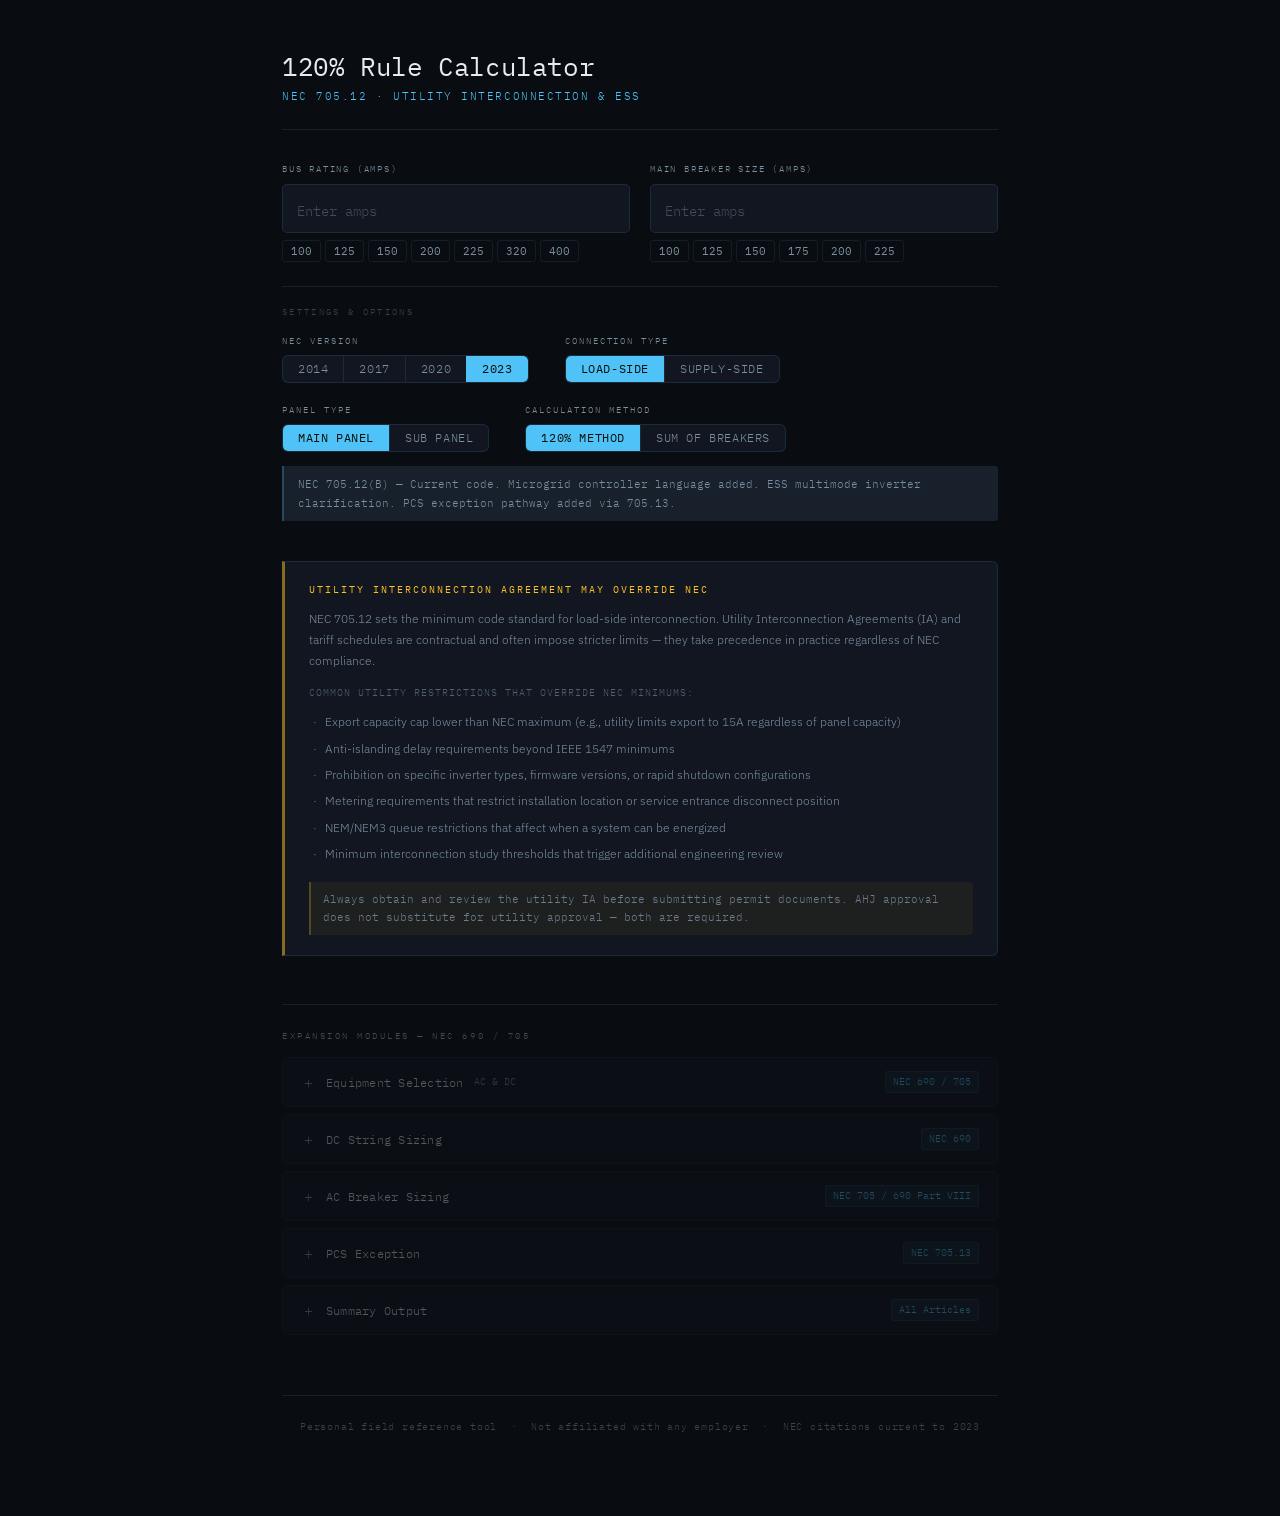
<file: tools/120-calc/index.html>
<!DOCTYPE html>
<html lang="en">
<head>
<meta charset="UTF-8">
<meta name="viewport" content="width=device-width, initial-scale=1.0">
<title>120% Rule Calculator · NEC 705.12</title>
<meta name="robots" content="noindex, nofollow">
<link rel="stylesheet" href="styles.css">
</head>
<body>
<div class="page">

  <!-- ── SOURCE BANNER (shown when arriving from pv-sizing) ──── -->
  <div id="sourceBanner" class="hidden" style="
    background: rgba(56,139,253,0.06);
    border-left: 3px solid #388BFD;
    border-radius: 0 5px 5px 0;
    padding: 10px 16px;
    margin-bottom: 20px;
    font-size: 11px;
    line-height: 1.65;
    color: #7a8fa0;
    font-family: 'IBM Plex Sans', sans-serif;
  ">Values carried from PV Sizing Tool. Review and adjust as needed.</div>

  <!-- ── PAGE HEADER ──────────────────────────────────────────── -->
  <header class="page-header">
    <h1 class="page-title">120% Rule Calculator</h1>
    <p class="page-sub">NEC 705.12 &middot; Utility Interconnection &amp; ESS</p>
  </header>

  <!-- ── ZONE 1: BASE CALCULATOR ──────────────────────────────── -->
  <section>

    <!-- 1. QUICK CALC BLOCK — primary inputs always visible above fold -->
    <div class="quick-calc-block">

      <div id="mainPanelInputs">
        <div class="inputs-grid">
          <div class="input-block">
            <label for="busRating">Bus Rating (amps)</label>
            <input type="number" class="num-input" id="busRating"
              placeholder="Enter amps" min="1" step="any" autocomplete="off">
            <div class="chips">
              <button class="chip" onclick="setChip('busRating', 100)">100</button>
              <button class="chip" onclick="setChip('busRating', 125)">125</button>
              <button class="chip" onclick="setChip('busRating', 150)">150</button>
              <button class="chip" onclick="setChip('busRating', 200)">200</button>
              <button class="chip" onclick="setChip('busRating', 225)">225</button>
              <button class="chip" onclick="setChip('busRating', 320)">320</button>
              <button class="chip" onclick="setChip('busRating', 400)">400</button>
            </div>
          </div>
          <div class="input-block">
            <label for="mainBreaker">Main Breaker Size (amps)</label>
            <input type="number" class="num-input" id="mainBreaker"
              placeholder="Enter amps" min="1" step="any" autocomplete="off">
            <div class="chips">
              <button class="chip" onclick="setChip('mainBreaker', 100)">100</button>
              <button class="chip" onclick="setChip('mainBreaker', 125)">125</button>
              <button class="chip" onclick="setChip('mainBreaker', 150)">150</button>
              <button class="chip" onclick="setChip('mainBreaker', 175)">175</button>
              <button class="chip" onclick="setChip('mainBreaker', 200)">200</button>
              <button class="chip" onclick="setChip('mainBreaker', 225)">225</button>
            </div>
            <div id="mainBreakerWarning" class="hidden"></div>
          </div>
        </div>
      </div><!-- /mainPanelInputs -->

      <!-- Quick output -->
      <div id="quickCalcOutput" class="qc-output hidden">
        <div class="qc-head">
          <span class="status-badge" id="qcStatus"></span>
          <span class="citation-val" id="qcCitation"></span>
        </div>
        <div class="qc-primary">
          <span class="qc-label">Maximum Allowable Backfeed</span>
          <span class="qc-val" id="qcMaxBackfeed">—</span>
        </div>
        <div class="qc-derived" id="qcDerived">
          <div class="qc-item">
            <span class="qc-item-lbl">Max PV Breaker</span>
            <span class="qc-item-val" id="qcMaxPV">—</span>
          </div>
          <div class="qc-item hidden" id="qcRowESS">
            <span class="qc-item-lbl">Max ESS Breaker</span>
            <span class="qc-item-val" id="qcMaxESS">—</span>
          </div>
          <div class="qc-item hidden" id="qcRowCombined">
            <span class="qc-item-lbl">Max Combined</span>
            <span class="qc-item-val" id="qcMaxCombined">—</span>
          </div>
        </div>
      </div><!-- /quickCalcOutput -->

    </div><!-- /quick-calc-block -->

    <!-- 2. SETTINGS ROW -->
    <div class="settings-row">
      <div class="sr-label">Settings &amp; Options</div>
      <div class="sr-toggles">
        <div class="control-group">
          <span class="control-label">NEC Version</span>
          <div class="pill-group" id="versionToggle">
            <button data-version="2014" onclick="setVersion('2014')">2014</button>
            <button data-version="2017" onclick="setVersion('2017')">2017</button>
            <button data-version="2020" onclick="setVersion('2020')">2020</button>
            <button data-version="2023" onclick="setVersion('2023')">2023</button>
          </div>
        </div>
        <div class="control-group">
          <span class="control-label">Connection Type</span>
          <div class="pill-group" id="connToggle">
            <button data-conn="load"   onclick="setConnection('load')">LOAD-SIDE</button>
            <button data-conn="supply" onclick="setConnection('supply')">SUPPLY-SIDE</button>
          </div>
        </div>
        <div class="control-group">
          <span class="control-label">Panel Type</span>
          <div class="pill-group" id="panelTypeToggle">
            <button data-panel="main" onclick="setPanelType('main')">MAIN PANEL</button>
            <button data-panel="sub"  onclick="setPanelType('sub')">SUB PANEL</button>
          </div>
        </div>
        <div class="control-group">
          <span class="control-label">Calculation Method</span>
          <div class="pill-group" id="calcMethodToggle">
            <button data-method="120pct"      onclick="setCalcMethod('120pct')">120% METHOD</button>
            <button data-method="sumbreakers" onclick="setCalcMethod('sumbreakers')">SUM OF BREAKERS</button>
          </div>
        </div>
      </div><!-- /sr-toggles -->
      <div class="version-banner" id="versionBanner"></div>
    </div><!-- /settings-row -->

    <!-- Supply-side note -->
    <div class="supply-note hidden" id="supplySideNote">
      <strong>Supply-Side Connection</strong>
      <p>Supply-side connection bypasses NEC 705.12. No busbar percentage limit applies. Governed by NEC 705.12(A) and 230.82(6).</p>
      <p style="margin-top: 8px;">Supply-side connections are still subject to the following hard limits:</p>
      <div class="supply-section">
        <div class="supply-section-title">Conductors</div>
        <p>Tap conductors must be sized to carry full inverter output current without exceeding ampacity per NEC 310.12. Conductor ampacity must meet or exceed inverter maximum output current &times; 125% continuous load factor per NEC 705.12(A). Conductor length and conduit fill still apply per NEC 310 and Chapter 9.</p>
      </div>
      <div class="supply-section">
        <div class="supply-section-title">Disconnect &amp; Overcurrent Protection</div>
        <p>A supply-side disconnect is required per NEC 230.82(6). OCPD must be sized to protect the conductors — not just the inverter output. Service equipment ratings cannot be exceeded. The supply-side connection point must be rated for the combined current.</p>
      </div>
      <div class="supply-section">
        <div class="supply-section-title">Service Entrance Equipment</div>
        <p>Meter base, service entrance conductors, and all equipment between the utility connection and tap point must be rated for the combined load. Many utilities require written approval and may specify their own sizing requirements independent of NEC. Some utilities prohibit supply-side connections entirely — confirm with AHJ and utility interconnection agreement before designing.</p>
      </div>
      <div class="supply-field-note">
        From the Field — Supply-side connections are often chosen when a panel fails the 120% calc. They are not a free pass — they shift sizing constraints from the busbar to the service entrance equipment and conductors. Confirm all component ratings before finalizing design.
      </div>
      <div class="supply-refs">NEC References: 705.12(A), 230.82(6), 310.12, Chapter 9</div>
    </div>

    <!-- 4. LOAD-SIDE CONTENT -->
    <div id="loadSideContent">

      <!-- ── SUB PANEL INPUTS ──────────────────────────────────── -->
      <div id="subPanelInputs" class="hidden">
        <div class="sub-panel-config-note">
          Sub panel interconnection uses the same 120% formula. Configuration determines the reference OCPD.
          Main panel interconnection must be evaluated independently.
        </div>
        <div class="inputs-grid">
          <div class="input-block">
            <label for="subBusRating">Sub Panel Bus Rating (amps)</label>
            <input type="number" class="num-input" id="subBusRating"
              placeholder="Enter amps" min="1" step="any" autocomplete="off">
            <div class="chips">
              <button class="chip" onclick="setChip('subBusRating', 100)">100</button>
              <button class="chip" onclick="setChip('subBusRating', 125)">125</button>
              <button class="chip" onclick="setChip('subBusRating', 150)">150</button>
              <button class="chip" onclick="setChip('subBusRating', 200)">200</button>
            </div>
          </div>
          <div class="input-block">
            <label>Configuration</label>
            <select class="select-input" id="subConfigSelect">
              <option value="main_breaker">With Main Breaker</option>
              <option value="through_lug">Through-Lug</option>
            </select>
            <div class="select-sub">
              <span>With Main Breaker</span> — uses sub panel main breaker as reference OCPD<br>
              <span>Through-Lug</span> — uses feeder OCPD; NEC 408.36 Exception
            </div>
          </div>
        </div>
        <div class="inputs-grid" style="margin-top: 16px;">
          <div class="input-block">
            <label for="subOCPD" id="subOCPDLabel">Sub Panel Main Breaker (amps)</label>
            <input type="number" class="num-input" id="subOCPD"
              placeholder="Enter amps" min="1" step="any" autocomplete="off">
            <div class="chips">
              <button class="chip" onclick="setChip('subOCPD', 60)">60</button>
              <button class="chip" onclick="setChip('subOCPD', 100)">100</button>
              <button class="chip" onclick="setChip('subOCPD', 125)">125</button>
              <button class="chip" onclick="setChip('subOCPD', 150)">150</button>
              <button class="chip" onclick="setChip('subOCPD', 200)">200</button>
            </div>
          </div>
        </div>
      </div><!-- /subPanelInputs -->

      <!-- ── SUM OF BREAKERS CONTENT ───────────────────────────── -->
      <div id="sumBreakersContent" class="hidden">
        <div class="sob-banner">
          <div class="sob-banner-title">Sum of All Breakers Method</div>
          <p>
            NEC 705.12(B)(2)(3)(b) — An alternative to the 120% rule. The total of all OCPD ratings
            on the busbar, including the proposed backfeed breaker, must not exceed the busbar rating.
            No 120% multiplier applies.
          </p>
          <button class="sob-when-toggle" onclick="toggleSobWhen()">When to use ▾</button>
          <div class="sob-when-block hidden" id="sobWhenBlock">
            <ul>
              <li>Panel fails the 120% rule but total load OCPD is low — the sum method may pass without a panel upgrade.</li>
              <li>AHJ prefers total load enumeration over the percentage-based method.</li>
              <li>Multiple interactive sources (PV + ESS + generator) where aggregate OCPD is easier to document.</li>
              <li>Confirming a passing 120% result via an alternate method for stronger permit documentation.</li>
            </ul>
            <div class="code-note" style="margin-top: 8px;">
              Interpretation varies by AHJ. Confirm acceptance before designing to this method.
              Some utilities apply more restrictive rules than the NEC minimum.
            </div>
          </div>
        </div>
        <div class="inputs-grid">
          <div class="input-block">
            <label for="sobBusRating">Bus Rating (amps)</label>
            <input type="number" class="num-input" id="sobBusRating"
              placeholder="Enter amps" min="1" step="any" autocomplete="off">
            <div class="chips">
              <button class="chip" onclick="setChip('sobBusRating', 100)">100</button>
              <button class="chip" onclick="setChip('sobBusRating', 125)">125</button>
              <button class="chip" onclick="setChip('sobBusRating', 150)">150</button>
              <button class="chip" onclick="setChip('sobBusRating', 200)">200</button>
              <button class="chip" onclick="setChip('sobBusRating', 225)">225</button>
            </div>
          </div>
          <div class="input-block">
            <label for="sobTotalOCPD">Total Existing OCPD on Bus (amps)</label>
            <input type="number" class="num-input" id="sobTotalOCPD"
              placeholder="Sum of all breakers incl. main" min="1" step="any" autocomplete="off">
          </div>
          <div class="input-block">
            <label for="sobProposedBackfeed">Proposed Backfeed Breaker (amps)</label>
            <input type="number" class="num-input" id="sobProposedBackfeed"
              placeholder="e.g. 40" min="1" step="any" autocomplete="off">
            <div class="chips">
              <button class="chip" onclick="setChip('sobProposedBackfeed', 15)">15</button>
              <button class="chip" onclick="setChip('sobProposedBackfeed', 20)">20</button>
              <button class="chip" onclick="setChip('sobProposedBackfeed', 30)">30</button>
              <button class="chip" onclick="setChip('sobProposedBackfeed', 40)">40</button>
              <button class="chip" onclick="setChip('sobProposedBackfeed', 50)">50</button>
            </div>
          </div>
        </div>
        <!-- SOB Results card -->
        <div class="results-card hidden" id="sobResultsCard">
          <div class="results-head" id="sobResultsHead">
            <span class="status-badge" id="sobStatusBadge"></span>
            <span class="sob-method-label">Sum of Breakers</span>
          </div>
          <div class="results-body">
            <div class="alert alert-fail hidden" id="sobFailAlert">
              Total OCPD exceeds bus rating. Panel cannot accommodate this backfeed at current bus loading.
              Reduce existing OCPD, upgrade the bus, or reduce proposed backfeed size.
            </div>
            <div class="calc-row"><span class="lbl">Bus Rating</span><span class="val" id="sobValBusRating"></span></div>
            <div class="calc-row"><span class="lbl">Total Existing OCPD on Bus</span><span class="val-sm" id="sobValTotalOCPD"></span></div>
            <div class="calc-row"><span class="lbl">+ Proposed Backfeed Breaker</span><span class="val-sm" id="sobValProposedBF"></span></div>
            <div class="calc-row"><span class="lbl">Total OCPD on Bus</span><span class="val" id="sobValTotal"></span></div>
            <div class="calc-row"><span class="lbl">Remaining Headroom</span><span class="val-sm" id="sobValHeadroom"></span></div>
            <div class="rule-note">Pass condition: Total OCPD &le; Bus Rating. Main breaker must be included in total existing OCPD. Citation: NEC 705.12(B)(2)(3)(b)&nbsp;[2023] / 705.12(D)(2)(3)(b)&nbsp;[pre-2020].</div>
            <div id="sobCmpBlock" class="hidden">
              <div class="sub-title">Comparison: 120% Method</div>
              <div class="calc-row"><span class="lbl">Max Allowable Backfeed (120% method)</span><span class="val-sm" id="sobCmpMaxBF"></span></div>
              <div class="calc-row"><span class="lbl">Max Standard Breaker (120% method)</span><span class="val-sm" id="sobCmpMaxBrk"></span></div>
              <div class="calc-row"><span class="lbl">120% Method Result</span><span class="val-sm sob-cmp-pass"></span></div>
            </div>
            <div class="code-note">Comparison requires Main Panel Bus Rating and Main Breaker entered above.</div>
          </div>
        </div><!-- /sobResultsCard -->
      </div><!-- /sumBreakersContent -->

      <!-- ── 120% RESULTS CARD ──────────────────────────────────── -->
      <div class="results-card hidden" id="resultsCard">
        <div class="results-head" id="resultsHead">
          <span class="status-badge" id="statusBadge"></span>
          <span class="panel-type-badge hidden" id="panelTypeBadge">SUB PANEL</span>
        </div>
        <div class="results-body">
          <div class="alert alert-fail hidden" id="failAlert">
            This panel does not qualify for a load-side connection at any backfeed size.
            Consider supply-side connection or panel upgrade.
          </div>
          <div id="failGuidancePanel" class="fail-guidance hidden">
            <button class="fail-guidance-toggle" onclick="toggleFailGuidance()">When The Panel Fails — Options &amp; Considerations ▴</button>
            <div id="failGuidanceBody">
              <div class="fg-option">
                <div class="fg-opt-title">Option 1 — Verify Backfeed Breaker Position</div>
                <p>Before assuming a full fail, confirm breaker placement. Back-fed breaker must be at the opposite end of the busbar from the main breaker per NEC 705.12(B)(3) [2023] / 705.12(D)(3) [pre-2020]. If placement is the only issue, this is an install correction — not a panel failure.</p>
              </div>
              <div class="fg-option">
                <div class="fg-opt-title">Option 2 — Reduce System Size</div>
                <p>If available backfeed is positive but insufficient for the proposed inverter output, reducing system size may resolve without panel work. Recalculate with a smaller inverter output current.</p>
              </div>
              <div class="fg-option">
                <div class="fg-opt-title">Option 3 — Supply-Side Connection</div>
                <p>Bypasses NEC 705.12 busbar calculation entirely. Governed by NEC 705.12(A) and 230.82(6). Requires utility written approval — not permitted by all utilities. Shifts sizing requirements to service entrance equipment and conductors. Switch to Supply-Side mode above for full requirements.</p>
              </div>
              <div class="fg-option">
                <div class="fg-opt-title">Option 4 — Main Breaker Reduction</div>
                <p>If the main breaker is oversized relative to actual service capacity, reducing main breaker size increases available backfeed headroom.<br>
                Example: 200A bus / 200A main = 0A available.<br>
                &nbsp;&nbsp;&nbsp;&nbsp;&nbsp;&nbsp;&nbsp;&nbsp;&nbsp;200A bus / 175A main = 65A available.<br>
                Requires utility approval. Do not downsize without written utility authorization.</p>
              </div>
              <div class="fg-option">
                <div class="fg-opt-title">Option 5 — Main Panel Upgrade (MPU)</div>
                <p>Full panel replacement with higher rated busbar. Most common solution when service is undersized for both home load and solar addition.</p>
              </div>
              <div class="fg-mpu">
                <div class="fg-mpu-title">MPU Triggers Bring-to-Code Requirements</div>
                <p>Most jurisdictions require electrical work associated with an MPU to bring affected circuits to current code. Common requirements triggered by MPU permit:</p>
                <ul>
                  <li><strong>NEC 210.12 [2023]</strong> — AFCI protection on bedroom, living room, kitchen, hallway, and dining room circuits.</li>
                  <li><strong>NEC 210.8 [2023]</strong> — GFCI updates in all required locations — kitchen, bath, garage, outdoor, basement, crawl space, boathouse, accessory dwelling.</li>
                  <li><strong>NEC 250.50 [2023]</strong> — Grounding electrode system — all electrodes present at structure must be bonded.</li>
                  <li><strong>NEC 250.53 [2023]</strong> — Two ground rods required unless single rod meets 25 ohm resistance.</li>
                  <li>Service entrance conductor sizing per NEC 230.31.</li>
                  <li>Meter base upgrade if existing is not rated for new service size.</li>
                  <li>Smoke and CO detector requirements may be triggered by local amendment — confirm with AHJ.</li>
                </ul>
              </div>
              <div class="fg-field-note">
                From the Field — AHJ interpretation varies significantly. Some inspectors treat any panel upgrade as a full service upgrade triggering all of the above. Others scope requirements to affected circuits only. Confirm scope with AHJ before quoting the customer — an MPU can range from a straightforward panel swap to a significant whole-home electrical update depending on jurisdiction.
              </div>
              <div class="fg-field-note">
                NEC 230.79(C) requires 100A minimum service for single family dwellings. Services below 100A predate the 1978 NEC minimum. Any MPU must bring service to 100A minimum. Many AHJs and utilities require 200A minimum for new construction and solar installations.
              </div>
              <div class="fg-flag">
                60A Service Flag — 60A services are common in pre-1978 construction. Solar addition to a 60A service almost always requires an MPU. A 60A bus with 60A main: 60 &times; 1.2 = 72A, minus 60A main = only 12A available backfeed. Insufficient for virtually any modern inverter output.
              </div>
            </div>
          </div>
          <div class="sub-panel-note hidden" id="subPanelNote"></div>
          <div class="calc-row"><span class="lbl">120% of Bus Rating</span><span class="val" id="val120Pct"></span></div>
          <div class="calc-row hidden" id="rowBackfeed"><span class="lbl">Maximum Allowable Backfeed</span><span class="val" id="valBackfeed"></span></div>
          <div class="code-note hidden" id="backfeedGuidanceNote"></div>
          <div class="rule-note">Backfeed breaker must be installed at the opposite end of the busbar from the main breaker per NEC 705.12(B)(3)&nbsp;[2023] or 705.12(D)(3)&nbsp;[pre-2020].</div>
          <div id="defaultBreakersSection" class="hidden">
            <div class="sub-title">Maximum Allowable Breaker Sizes</div>
            <div class="calc-row"><span class="lbl">Max Allowable PV Backfeed Breaker</span><span class="val-sm" id="valMaxPVBreaker"></span></div>
            <div class="calc-row hidden" id="rowMaxESSBreaker"><span class="lbl">Max Allowable ESS Backfeed Breaker</span><span class="val-sm" id="valMaxESSBreaker"></span></div>
            <div class="calc-row hidden" id="rowMaxCombinedDisplay"><span class="lbl">Maximum Combined PV + ESS Backfeed</span><span class="val-sm" id="valMaxCombinedDisplay"></span></div>
            <div class="size-note">Largest standard breaker size that fits within the allowable backfeed — rounded down. Actual breaker = inverter output current &times; 1.25, rounded up to next standard size. These are the maximums permitted, not a sizing recommendation.</div>
          </div>
          <div id="inverterSection" class="hidden">
            <div class="sub-title">Inverter Output Breaker — Verify Equipment</div>
            <div class="calc-row"><span class="lbl">Maximum Inverter Continuous Output Current</span><span class="val-sm" id="valMaxInverterOutput"></span></div>
            <div class="code-note">Inverter AC output breaker = 125% of inverter continuous output current per NEC 705.12(B)(2)&nbsp;[2023] / 705.12(D)(2)&nbsp;[pre-2020].</div>
            <div class="opt-row">
              <label for="knownInverterCurrent">Known PV Inverter Output Current (A) — optional</label>
              <input type="number" class="inline-input" id="knownInverterCurrent" placeholder="e.g. 40.0" min="0" step="any" autocomplete="off">
            </div>
            <div id="inverterCalcBlock" class="hidden">
              <div class="calc-row"><span class="lbl">Required Minimum Breaker (&times; 1.25)</span><span class="val-sm" id="valInverterMinBreaker"></span></div>
              <div class="calc-row"><span class="lbl">Next Standard Breaker Size</span><span class="val-sm" id="valInverterStdBreaker"></span></div>
              <div id="inverterAlert" class="hidden"></div>
            </div>
          </div>
          <div id="essSection" class="hidden">
            <div class="sub-title">ESS Breaker — Verify Equipment</div>
            <div class="opt-row">
              <label for="essOutputCurrent">ESS Continuous Charge/Discharge Current (A) — optional</label>
              <input type="number" class="inline-input" id="essOutputCurrent" placeholder="e.g. 16.7" min="0" step="any" autocomplete="off">
            </div>
            <div id="essCalcBlock" class="hidden">
              <div class="calc-row"><span class="lbl">ESS Breaker Size (&times; 1.25, rounded up)</span><span class="val-sm" id="valEssBreaker"></span></div>
              <div id="essAlert" class="hidden"></div>
            </div>
            <div class="code-note">Bidirectional inverter/charger breaker sizing per NEC 705.12(B)&nbsp;[2020/2023]. Both charge and discharge current must be considered. Confirm with AHJ — interpretation varies.</div>
          </div>
          <div id="combinedConfigSection" class="hidden">
            <div class="sub-title">PV + ESS Configuration Check</div>
            <div class="calc-row"><span class="lbl">PV Backfeed Breaker</span><span class="val-sm" id="valCombinedPV"></span></div>
            <div class="calc-row"><span class="lbl">+ ESS Backfeed Breaker</span><span class="val-sm" id="valCombinedESS"></span></div>
            <div class="calc-row"><span class="lbl">Combined Total</span><span class="val-sm" id="valCombinedTotal"></span></div>
            <div id="combinedConfigAlert" class="hidden"></div>
          </div>
          <div class="backfeed-callout hidden" id="backfeedLabelingCallout">
            <div class="backfeed-callout-title">Back-Fed Breaker &amp; Labeling Requirements</div>
            <div class="backfeed-reqs">
              <div class="backfeed-req">
                <span class="req-ref">NEC 705.12(B)(3)</span>
                <span class="req-text">Backfeed breaker must be secured in position with a listed handle lock or breaker lock. Identified as an interactive system supply connection.</span>
              </div>
              <div class="backfeed-req">
                <span class="req-ref">NEC 690.54</span>
                <span class="req-text">Point of interconnection must be labeled with the maximum permitted backfeed current and system voltage. Label must be permanent, weatherproof if outdoors.</span>
              </div>
              <div class="backfeed-req">
                <span class="req-ref">NEC 690.31(G)(3)</span>
                <span class="req-text">All PV system wiring — junction boxes, conduit, raceways, combiners — must be labeled: <em>WARNING: PHOTOVOLTAIC POWER SOURCE</em> at accessible points.</span>
              </div>
            </div>
            <div class="backfeed-field-note">
              From the Field — Labeling is the most common reason solar inspections fail on the electrical side.
              Breaker lock, label size, placement, and exact wording are each individually checked.
              If multiple inverters are installed, each point of connection requires its own independent label set.
              Confirm local AHJ label format and size requirements before scheduling final inspection.
            </div>
          </div>
          <div class="citation-bar">
            <span class="citation-lbl">Active citation</span>
            <span class="citation-val" id="activeCitation"></span>
          </div>
        </div><!-- /results-body -->
      </div><!-- /resultsCard -->

    </div><!-- /loadSideContent -->

  </section>

  <!-- ── UTILITY vs NEC CONFLICT BANNER ───────────────────────── -->
  <div class="utility-conflict-banner">
    <div class="ucb-title">Utility Interconnection Agreement May Override NEC</div>
    <p class="ucb-body">NEC 705.12 sets the minimum code standard for load-side interconnection. Utility Interconnection Agreements (IA) and tariff schedules are contractual and often impose stricter limits — they take precedence in practice regardless of NEC compliance.</p>
    <div class="ucb-list-label">Common utility restrictions that override NEC minimums:</div>
    <ul class="ucb-list">
      <li>Export capacity cap lower than NEC maximum (e.g., utility limits export to 15A regardless of panel capacity)</li>
      <li>Anti-islanding delay requirements beyond IEEE 1547 minimums</li>
      <li>Prohibition on specific inverter types, firmware versions, or rapid shutdown configurations</li>
      <li>Metering requirements that restrict installation location or service entrance disconnect position</li>
      <li>NEM/NEM3 queue restrictions that affect when a system can be energized</li>
      <li>Minimum interconnection study thresholds that trigger additional engineering review</li>
    </ul>
    <div class="ucb-note">Always obtain and review the utility IA before submitting permit documents. AHJ approval does not substitute for utility approval — both are required.</div>
  </div>

  <!-- ── ZONE 2: EXPANSION PANELS ─────────────────────────────── -->
  <hr class="zone-divider">
  <p class="zone-lbl">Expansion Modules &mdash; NEC 690 / 705</p>

  <section id="zone2">

    <!-- ── PANEL 1: EQUIPMENT SELECTION ─────────────────────────── -->
    <div class="panel locked" id="panelEquipment">
      <div class="panel-head" onclick="togglePanel('panelEquipment')">
        <div class="panel-left">
          <span class="panel-icon">+</span>
          <span class="panel-name">Equipment Selection</span>
          <span class="panel-sub">AC &amp; DC</span>
        </div>
        <span class="panel-ref">NEC 690 / 705</span>
      </div>
      <div class="panel-body">
        <div class="p2-section">
          <div class="p2-title">Select Equipment</div>

          <div class="p2-row-two">
            <div class="input-block">
              <label>Manufacturer</label>
              <select class="select-input" id="eqMfgSelect" onchange="setEqMfg(this.value)">
                <option value="tesla">Tesla</option>
                <option value="enphase">Enphase</option>
                <option value="qcells">Q CELLS</option>
              </select>
            </div>
            <div class="input-block">
              <label>Model</label>
              <select class="select-input" id="eqModelSelect" onchange="setEqModel(this.value)"></select>
            </div>
          </div>

          <div class="eq-specs">
            <div class="eq-spec-row">
              <span class="eq-spec-lbl">Capacity</span>
              <span class="eq-spec-val" id="eqValCapacity">—</span>
            </div>
            <div class="eq-spec-row">
              <span class="eq-spec-lbl">AC Output</span>
              <span class="eq-spec-val" id="eqValOutput">—</span>
            </div>
            <div class="eq-spec-row eq-spec-note-row">
              <span class="eq-spec-val" id="eqValNote">—</span>
            </div>
          </div>

          <div class="eq-send-row">
            <button class="p2-btn" id="eqSendBtn">Send to Zone 1 (ESS current)</button>
          </div>

          <div class="p2-field-note">
            From the Field — Specifications shown are nominal ratings from manufacturer datasheets at time of writing.
            Always verify against the current installation manual and nameplate before using for permit calculations.
            Ratings may differ between product generations and firmware versions.
          </div>

          <div class="p2-code-note">
            ESS output current values sent to Zone 1 feed the ESS breaker sizing calc per NEC 705.12(B) [2020/2023].
            Requires NEC version set to 2020 or 2023. Supply-side connection mode bypasses this calc.
          </div>
        </div>
      </div>
    </div>

    <!-- ── PANEL 2: DC STRING SIZING ─────────────────────────────── -->
    <div class="panel locked" id="panelDcString">
      <div class="panel-head" onclick="togglePanel('panelDcString')">
        <div class="panel-left">
          <span class="panel-icon">+</span>
          <span class="panel-name">DC String Sizing</span>
        </div>
        <span class="panel-ref">NEC 690</span>
      </div>
      <div class="panel-body">
        <div class="p2-section">
          <div class="p2-title">Voc Temperature Correction — NEC 690.7</div>

          <div class="p2-toggle-row">
            <div class="control-group">
              <span class="control-label">Correction Method</span>
              <div class="pill-group" id="dcMethodToggle">
                <button data-method="table"       onclick="setDcMethod('table')">NEC Table</button>
                <button data-method="coefficient" onclick="setDcMethod('coefficient')">Coefficient</button>
              </div>
            </div>
            <div class="control-group">
              <span class="control-label">Temperature Source</span>
              <div class="pill-group" id="dcTempModeToggle">
                <button data-mode="zone"   onclick="setDcTempMode('zone')">Climate Zone</button>
                <button data-mode="manual" onclick="setDcTempMode('manual')">Manual</button>
              </div>
            </div>
          </div>

          <!-- Climate zone selector -->
          <div id="dcZoneRow" class="p2-input-row">
            <div class="input-block" style="max-width: 380px;">
              <label for="dcClimateZoneSelect">Design Location (ASHRAE 99.6% heating temp)</label>
              <select class="select-input" id="dcClimateZoneSelect" onchange="setDcZone(this.value)"></select>
            </div>
          </div>

          <!-- Manual temp inputs -->
          <div id="dcManualRow" class="p2-input-row hidden">
            <div class="inputs-grid" style="max-width: 480px;">
              <div class="input-block">
                <label for="dcManualTempF">Design Temp (°F)</label>
                <input type="number" class="num-input" id="dcManualTempF" placeholder="e.g. 14" step="any" autocomplete="off">
              </div>
              <div class="input-block">
                <label for="dcManualTempC">Design Temp (°C)</label>
                <input type="number" class="num-input" id="dcManualTempC" placeholder="e.g. -10" step="any" autocomplete="off">
              </div>
            </div>
            <div class="p2-code-note">Fields sync automatically. Enter either °F or °C.</div>
          </div>

          <!-- Module specs -->
          <div class="sub-title">Module Specifications</div>
          <div class="inputs-grid">
            <div class="input-block">
              <label for="dcVocStc">Voc at STC (V)</label>
              <input type="number" class="num-input" id="dcVocStc" placeholder="e.g. 47.8" min="0" step="any" autocomplete="off">
            </div>
            <div class="input-block">
              <label for="dcVmpStc">Vmp at STC (V) — optional</label>
              <input type="number" class="num-input" id="dcVmpStc" placeholder="e.g. 40.1" min="0" step="any" autocomplete="off">
            </div>
            <div class="input-block">
              <label for="dcIscStc">Isc at STC (A) — optional</label>
              <input type="number" class="num-input" id="dcIscStc" placeholder="e.g. 10.7" min="0" step="any" autocomplete="off">
            </div>
            <div class="input-block hidden" id="dcCoeffBlock">
              <label for="dcVocCoeff">Voc Temp Coefficient</label>
              <input type="number" class="num-input" id="dcVocCoeff" placeholder="e.g. -0.28" step="any" autocomplete="off">
              <div class="chips" style="margin-top: 8px;">
                <span class="chip-label">Unit:</span>
                <button class="chip" onclick="setDcCoeffUnit('pct')">%/°C</button>
                <button class="chip" onclick="setDcCoeffUnit('v')">V/°C</button>
              </div>
              <div class="p2-code-note">Negative value (Voc decreases with heat). From module datasheet.</div>
            </div>
          </div>

          <!-- Inverter DC specs -->
          <div class="sub-title">Inverter DC Specs — optional</div>
          <div class="inputs-grid">
            <div class="input-block">
              <label for="dcInverterMaxV">Max DC Input Voltage (V)</label>
              <input type="number" class="num-input" id="dcInverterMaxV" placeholder="e.g. 600" min="0" step="any" autocomplete="off">
              <div class="chips">
                <button class="chip" onclick="setDcChip('dcInverterMaxV', 600)">600</button>
                <button class="chip" onclick="setDcChip('dcInverterMaxV', 1000)">1000</button>
                <button class="chip" onclick="setDcChip('dcInverterMaxV', 1500)">1500</button>
              </div>
            </div>
            <div class="input-block">
              <label for="dcMpptMin">MPPT Voltage Min (V)</label>
              <input type="number" class="num-input" id="dcMpptMin" placeholder="e.g. 200" min="0" step="any" autocomplete="off">
            </div>
            <div class="input-block">
              <label for="dcMpptMax">MPPT Voltage Max (V)</label>
              <input type="number" class="num-input" id="dcMpptMax" placeholder="e.g. 500" min="0" step="any" autocomplete="off">
            </div>
            <div class="input-block">
              <label for="dcStringCount">Modules per String</label>
              <input type="number" class="num-input" id="dcStringCount" placeholder="e.g. 10" min="1" step="1" autocomplete="off">
            </div>
          </div>

          <!-- DC Results -->
          <div class="results-card hidden" id="dcResultsCard">
            <div class="results-head" id="dcResultsHead">
              <span class="status-badge" id="dcStatusBadge"></span>
              <span class="p2-method-lbl">NEC 690.7 — Voc Temperature Correction</span>
            </div>
            <div class="results-body">
              <div class="calc-row"><span class="lbl">Design Temperature</span><span class="val-sm" id="dcValTemp"></span></div>
              <div class="calc-row"><span class="lbl">Correction Factor</span><span class="val-sm" id="dcValFactor"></span></div>
              <div class="calc-row"><span class="lbl">Corrected Voc (per module)</span><span class="val" id="dcValVocCorr"></span></div>

              <div id="dcStringBlock" class="hidden">
                <div class="sub-title">String Voltage Check</div>
                <div class="calc-row"><span class="lbl">String Voc at Design Temp</span><span class="val" id="dcValStringVoc"></span></div>
                <div class="calc-row hidden" id="dcRowVocPass">
                  <span class="lbl">vs. Inverter Max DC Voltage</span>
                  <span class="val-sm" id="dcValVocPass"></span>
                </div>
                <div class="calc-row hidden" id="dcRowVmpHot">
                  <span class="lbl">String Vmp at 70°C (hot-day min)</span>
                  <span class="val-sm" id="dcValVmpHot"></span>
                </div>
                <div class="calc-row hidden" id="dcRowMpptMin">
                  <span class="lbl">MPPT Min Check (hot day)</span>
                  <span class="val-sm" id="dcValMpptMin"></span>
                </div>
              </div>

              <div id="dcStringRecBlock" class="hidden">
                <div class="sub-title">String Count Recommendation</div>
                <div class="calc-row hidden" id="dcRowMaxStr">
                  <span class="lbl">Max Modules per String (cold Voc)</span>
                  <span class="val-sm" id="dcValMaxStr"></span>
                </div>
                <div class="calc-row hidden" id="dcRowMinStr">
                  <span class="lbl">Min Modules per String (hot Vmp)</span>
                  <span class="val-sm" id="dcValMinStr"></span>
                </div>
              </div>

              <div id="dcWireBlock" class="hidden">
                <div class="sub-title">DC Conductor Sizing — NEC 690.8</div>
                <div class="calc-row"><span class="lbl">Module Isc at STC</span><span class="val-sm" id="dcValIsc"></span></div>
                <div class="calc-row">
                  <span class="lbl">Min Conductor Ampacity (Isc &times; 1.25)</span>
                  <span class="val" id="dcValWireMin"></span>
                </div>
                <div class="code-note">NEC 690.8(A)(1) — DC source conductors rated 125% of module Isc. Apply additional derating per NEC 310 Table for conduit fill, ambient temperature, and conduit type.</div>
              </div>

              <div class="citation-bar">
                <span class="citation-lbl">Citation</span>
                <span class="citation-val">NEC 690.7 / 690.8</span>
              </div>
            </div>
          </div><!-- /dcResultsCard -->

          <div class="p2-code-note" style="margin-top: 14px;">
            NEC Table 690.7(A) applies to crystalline silicon modules only. Thin-film (CdTe, CIGS, a-Si) must use
            manufacturer temperature coefficient — select Coefficient method. NEC 690.7(A)(1) vs. 690.7(A)(2).
            Design temp source: ASHRAE 99.6% heating dry-bulb. Verify with local weather data for AHJ submission.
          </div>
        </div>
      </div>
    </div>

    <!-- ── PANEL 3: AC BREAKER SIZING ────────────────────────────── -->
    <div class="panel locked" id="panelAcBreaker">
      <div class="panel-head" onclick="togglePanel('panelAcBreaker')">
        <div class="panel-left">
          <span class="panel-icon">+</span>
          <span class="panel-name">AC Breaker Sizing</span>
        </div>
        <span class="panel-ref">NEC 705 / 690 Part VIII</span>
      </div>
      <div class="panel-body">
        <div class="p2-section">

          <!-- String inverter reference -->
          <div class="p2-title">String Inverter — Output Breaker</div>
          <div class="p2-ref-block">
            <p class="p2-body">
              String inverter AC output breaker sizing is calculated in Zone 1 (Inverter Output Breaker section).
              Enter the inverter continuous output current in amps to compute the required breaker size per NEC 705.12(B)(2)(a)&nbsp;[2023].
            </p>
            <div class="p2-code-note">Formula: Breaker = inverter output current &times; 1.25, rounded up to next standard size. Breaker must also fit within the max allowable backfeed computed above.</div>
          </div>

          <!-- Enphase branch circuit calc -->
          <div class="p2-title" style="margin-top: 22px;">Enphase Microinverter — Branch Circuit Calculator</div>

          <div class="p2-toggle-row">
            <div class="control-group">
              <span class="control-label">Model</span>
              <select class="select-input p2-select" id="acEnphaseModelSelect" onchange="setAcModel(this.value)">
                <option value="iq7">IQ7 (1.21A)</option>
                <option value="iq7p">IQ7+ (1.21A)</option>
                <option value="iq7a">IQ7A (1.21A)</option>
                <option value="iq7x">IQ7X (1.21A)</option>
                <option value="iq8">IQ8 (1.21A)</option>
                <option value="iq8p">IQ8+ (1.21A)</option>
                <option value="iq8a">IQ8A (1.58A)</option>
                <option value="iq8h">IQ8H (2.01A)</option>
                <option value="iq8hc">IQ8HC (2.01A)</option>
              </select>
            </div>
            <div class="control-group">
              <span class="control-label">Branch Circuit Breaker</span>
              <div class="pill-group" id="acBranchBreakerToggle">
                <button data-brk="15" onclick="setAcBranchBreaker('15')">15A</button>
                <button data-brk="20" onclick="setAcBranchBreaker('20')">20A</button>
              </div>
            </div>
          </div>

          <div class="p2-input-row">
            <div class="input-block" style="max-width: 260px;">
              <label for="acEnphaseCount">Microinverters on this branch</label>
              <input type="number" class="num-input" id="acEnphaseCount" placeholder="e.g. 10" min="1" step="1" autocomplete="off">
            </div>
          </div>

          <div class="results-card" id="acEnphaseResultsCard" style="margin-top: 16px;">
            <div class="results-head" id="acResultsHead">
              <span class="status-badge" id="acStatusBadge"></span>
              <span class="p2-method-lbl">Branch Circuit Check</span>
            </div>
            <div class="results-body">
              <div class="calc-row">
                <span class="lbl">Maximum per branch</span>
                <span class="val-sm" id="acValMaxPer">—</span>
              </div>
              <div class="calc-row">
                <span class="lbl">Total branch output current</span>
                <span class="val-sm" id="acValTotalI">—</span>
              </div>
              <div class="calc-row">
                <span class="lbl">Required branch OCPD (&times; 1.25)</span>
                <span class="val-sm" id="acValRequiredBrk">—</span>
              </div>
              <div id="acCountAlert" class="hidden"></div>
              <div class="rule-note">
                NEC 690.8(B)(1) — Branch circuit OCPD rated 125% of max rated output. Max per branch = &lfloor;breaker &divide; (Iout &times; 1.25)&rfloor;.
                Output current values are per manufacturer datasheet at 240V. Verify with current installation manual.
              </div>
            </div>
          </div>

          <!-- Rapid Shutdown reference -->
          <div class="p2-title" style="margin-top: 28px;">Rapid Shutdown — NEC 690.12</div>
          <div class="p2-ref-block">
            <p class="p2-body">
              Rapid shutdown requirements vary significantly by NEC version. No calculation required — this is a system design and equipment selection requirement.
            </p>
            <div class="p2-rsd-row">
              <div class="p2-rsd-block">
                <div class="p2-rsd-ver">2014 / 2017</div>
                <p class="p2-body">Conductors outside the array boundary must de-energize within 10 seconds of rapid shutdown initiation. Array conductors within 10 feet of a penetration point must also de-energize.</p>
              </div>
              <div class="p2-rsd-block">
                <div class="p2-rsd-ver">2020 / 2023</div>
                <p class="p2-body">Controlled conductors within the array boundary must de-energize to &le;30V and &le;240VA within 30 seconds. Requires module-level electronics (MLPEs) or listed array energy shutdown equipment within the array boundary.</p>
              </div>
            </div>
            <div class="p2-code-note">
              NEC 690.12(B)(2) [2023] — Controlled conductors: &le;30V / &le;240VA within 30 seconds of initiation.
              Most microinverter systems (Enphase IQ series) satisfy 2023 requirements by design.
              String inverter systems require a rapid shutdown device at each module or string.
              Confirm compliance method in equipment listing and AHJ accepted compliance path.
            </div>
          </div>

        </div>
      </div>
    </div>

    <!-- ── PANEL 4: PCS EXCEPTION ─────────────────────────────────── -->
    <div class="panel locked" id="panelPcs">
      <div class="panel-head" onclick="togglePanel('panelPcs')">
        <div class="panel-left">
          <span class="panel-icon">+</span>
          <span class="panel-name">PCS Exception</span>
          <span class="panel-badge" id="pcsBadge">Available in 2023 NEC only</span>
        </div>
        <span class="panel-ref">NEC 705.13</span>
      </div>
      <div class="panel-body">
        <div class="p2-section">
          <div class="p2-title">NEC 705.13 — Power Control System Exception</div>
          <p class="p2-body">
            Introduced in NEC 2023. A Power Control System (PCS) manages energy sources in real time to ensure the total current fed into the busbar never exceeds the panel's rated capacity. When a listed PCS is installed and programmed to enforce this limit, the 120% busbar calculation under NEC 705.12 is not required.
          </p>

          <div class="p2-ref-block">
            <div class="p2-ref-title">NEC 705.13 Requirements</div>
            <ul class="p2-list">
              <li>PCS must be a listed system specifically identified for the purpose.</li>
              <li>PCS must actively limit combined backfeed to prevent busbar overcurrent — not just monitor or alarm.</li>
              <li>Documentation of PCS programming and setpoints must be available for AHJ inspection.</li>
              <li>If the PCS fails or loses control, the system must default to a safe state (typically de-energize or limit to zero export).</li>
              <li>Supply-side interconnection rules still apply if the system has a supply-side connection.</li>
            </ul>
          </div>

          <div class="p2-ref-block">
            <div class="p2-ref-title">Common PCS-Capable Systems</div>
            <div class="p2-pcs-grid">
              <div class="p2-pcs-card">
                <div class="p2-pcs-name">Tesla Gateway 3</div>
                <p class="p2-body">Included with Powerwall 3. Controls solar inverter and battery output. Can be configured to enforce export limits. Listed for NEC 705.13 compliance in applicable configurations.</p>
              </div>
              <div class="p2-pcs-card">
                <div class="p2-pcs-name">Enphase IQ System Controller 3</div>
                <p class="p2-body">Manages Enphase microinverter and IQ Battery systems. Export limiting via Envoy communication. Confirm current listing status and AHJ acceptance for 705.13 pathway.</p>
              </div>
            </div>
          </div>

          <div class="p2-field-note">
            From the Field — The PCS pathway is relatively new and AHJ acceptance varies widely. Many inspectors are not yet familiar with 705.13 and may default to requiring the 120% calc regardless. Confirm with AHJ before designing to this pathway. Get AHJ acknowledgment in writing before submitting permit documents that rely on the PCS exception.
          </div>

          <div class="p2-code-note">
            NEC 705.13 is available in NEC 2023 only. Jurisdictions still adopting 2020 or earlier cannot use this pathway.
            The NEC Version toggle above controls which rules apply. Set to 2023 to unlock the PCS Exception panel.
          </div>
        </div>
      </div>
    </div>

    <!-- ── PANEL 5: SUMMARY OUTPUT ────────────────────────────────── -->
    <div class="panel locked" id="panelSummary">
      <div class="panel-head" onclick="togglePanel('panelSummary')">
        <div class="panel-left">
          <span class="panel-icon">+</span>
          <span class="panel-name">Summary Output</span>
        </div>
        <span class="panel-ref">All Articles</span>
      </div>
      <div class="panel-body">
        <div class="p2-section">
          <div class="p2-title">Calculation Summary</div>

          <div class="sum-inputs">
            <div class="sum-row"><span class="sum-lbl">Bus Rating</span><span class="sum-val" id="sumBusRating">—</span></div>
            <div class="sum-row"><span class="sum-lbl">Main Breaker</span><span class="sum-val" id="sumMainBreaker">—</span></div>
            <div class="sum-row"><span class="sum-lbl">NEC Version</span><span class="sum-val" id="sumVersion">—</span></div>
            <div class="sum-row"><span class="sum-lbl">Connection</span><span class="sum-val" id="sumConnType">—</span></div>
            <div class="sum-row"><span class="sum-lbl">Panel Type</span><span class="sum-val" id="sumPanelType">—</span></div>
            <div class="sum-row"><span class="sum-lbl">Calc Method</span><span class="sum-val" id="sumCalcMethod">—</span></div>
          </div>

          <div class="sub-title" style="margin-top: 20px;">Results</div>
          <div class="sum-inputs">
            <div class="sum-row"><span class="sum-lbl">Result</span><span class="sum-val" id="sumResult">—</span></div>
            <div class="sum-row"><span class="sum-lbl">Max Backfeed</span><span class="sum-val" id="sumMaxBackfeed">—</span></div>
            <div class="sum-row"><span class="sum-lbl">Max PV Breaker</span><span class="sum-val" id="sumMaxPV">—</span></div>
            <div class="sum-row hidden" id="sumRowESS"><span class="sum-lbl">Max ESS Breaker</span><span class="sum-val" id="sumMaxESS">—</span></div>
            <div class="sum-row"><span class="sum-lbl">Citation</span><span class="sum-val citation-val" id="sumCitation">—</span></div>
          </div>

          <div class="sum-actions">
            <button class="p2-btn" onclick="printSummary()">Print / Save PDF</button>
            <button class="p2-btn p2-btn-ghost" id="sumCopyBtn" onclick="copySummary()">Copy to Clipboard</button>
          </div>

          <div class="p2-code-note">
            Summary reflects current Zone 1 inputs and settings. Update Zone 1 inputs and re-open this panel to refresh.
          </div>
        </div>
      </div>
    </div>

  </section>

  <!-- ── FOOTER ────────────────────────────────────────────────── -->
  <footer class="page-footer">
    <p class="footer-text">
      Personal field reference tool &nbsp;&middot;&nbsp; Not affiliated with any employer
      &nbsp;&middot;&nbsp; NEC citations current to 2023
    </p>
  </footer>

</div><!-- /page -->
<script src="../pv-sizing/equipment-data.js"></script>
<script src="calc.js"></script>
</body>
</html>
</file>
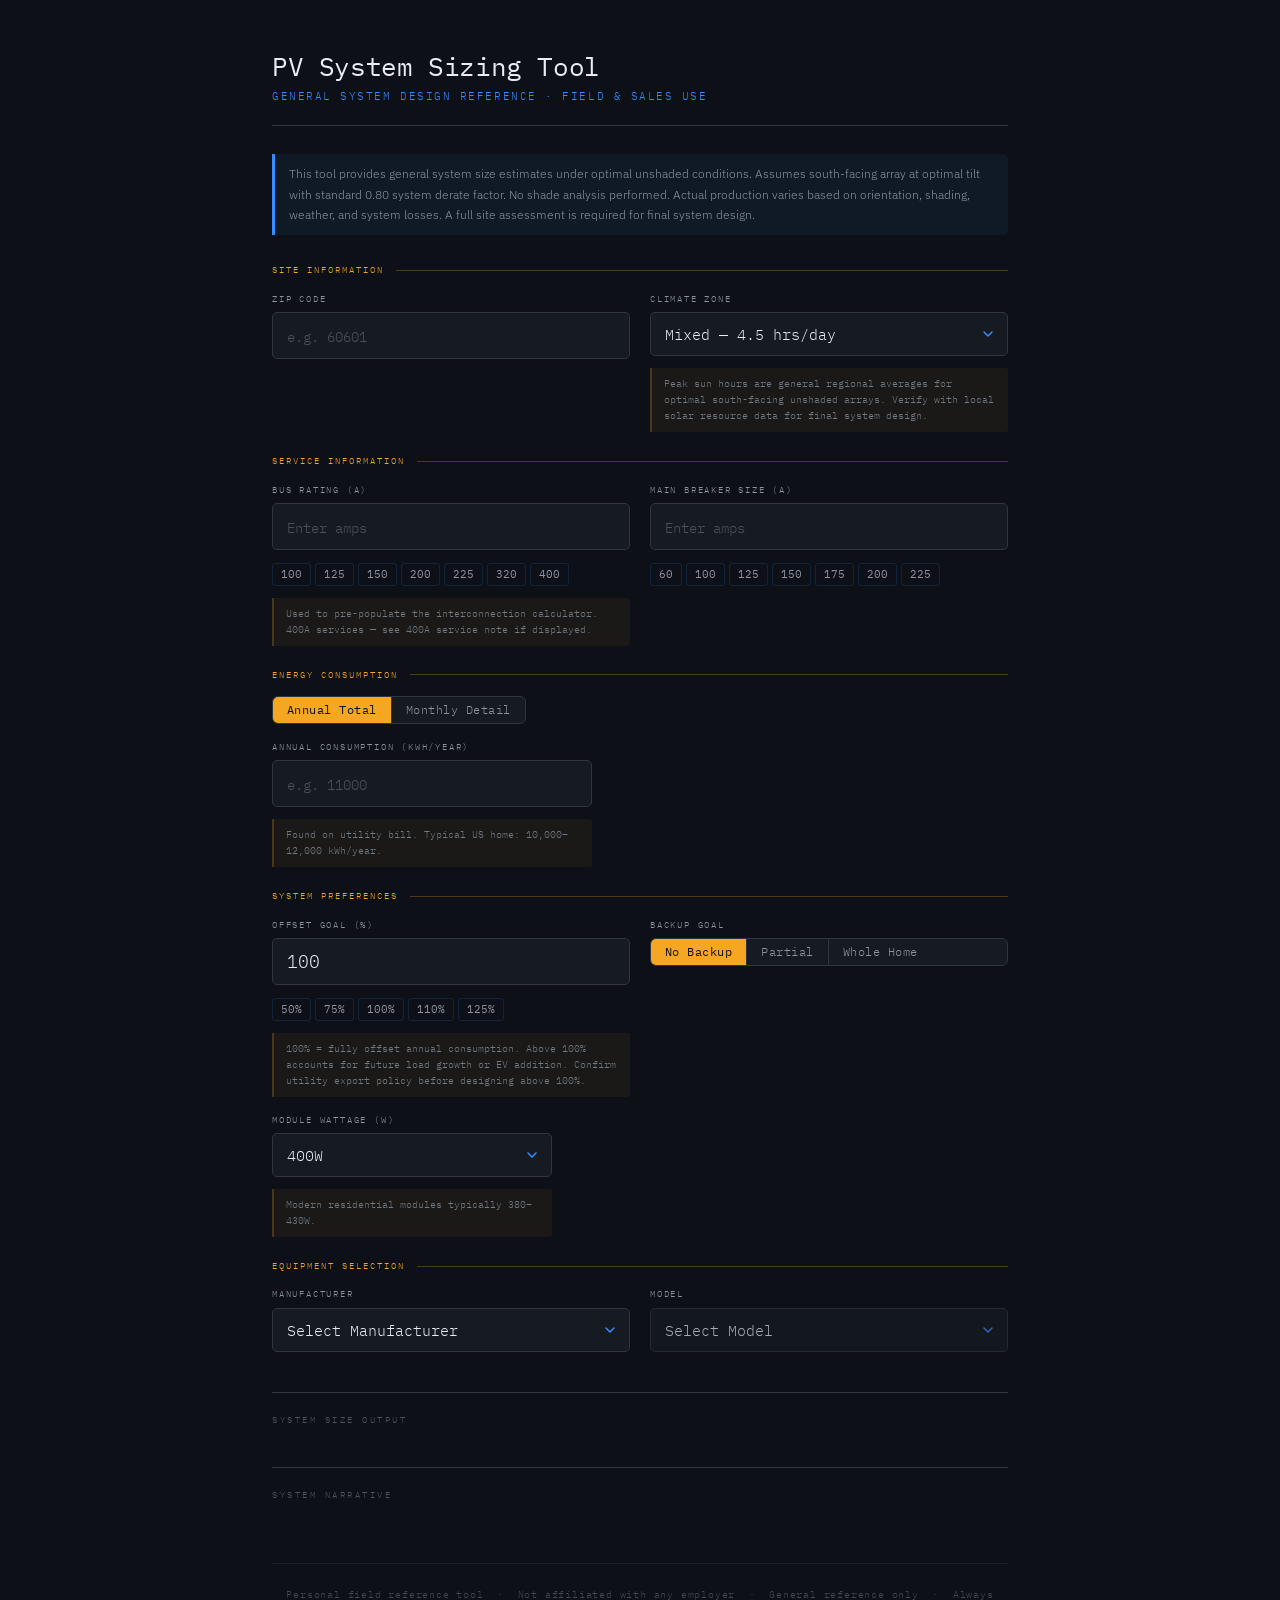
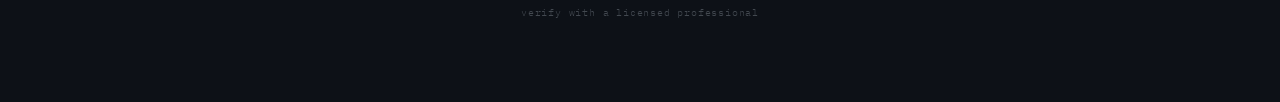
<file: tools/pv-sizing/index.html>
<!DOCTYPE html>
<html lang="en">
<head>
  <meta charset="UTF-8">
  <meta name="viewport" content="width=device-width, initial-scale=1.0">
  <meta name="robots" content="noindex, nofollow">
  <title>PV System Sizing Tool · Solar Reference</title>
  <link rel="stylesheet" href="styles.css">
</head>
<body>
<div class="page">

  <!-- ─── Page Header ─────────────────────────────────────────────────────── -->
  <header class="page-header">
    <h1 class="page-title">PV System Sizing Tool</h1>
    <p class="page-sub">General System Design Reference &middot; Field &amp; Sales Use</p>
  </header>

  <!-- ─── Disclaimer Banner ───────────────────────────────────────────────── -->
  <div class="disclaimer-banner alert-info">
    This tool provides general system size estimates under optimal unshaded conditions. Assumes south-facing array at optimal tilt with standard 0.80 system derate factor. No shade analysis performed. Actual production varies based on orientation, shading, weather, and system losses. A full site assessment is required for final system design.
  </div>

  <!-- ─── Zone 1 — System Inputs ──────────────────────────────────────────── -->
  <section id="zone1">

    <!-- Section A — Site Information -->
    <div class="sec-title">Site Information</div>
    <div class="inputs-grid">
      <div class="input-block">
        <label for="zipInput">Zip Code</label>
        <input type="text" class="num-input" id="zipInput" placeholder="e.g. 60601" maxlength="5" inputmode="numeric" autocomplete="off">
        <div id="zipAutoNote" class="code-note hidden"></div>
        <div id="zipNotFoundNote" class="alert-warn hidden" style="margin-top:6px;font-size:11px;padding:7px 10px;">Zip code not found in reference table. Defaulted to Mixed climate zone. Select manually if incorrect.</div>
      </div>
      <div class="input-block">
        <label for="climateZoneSelect">Climate Zone</label>
        <select class="select-input" id="climateZoneSelect" onchange="onClimateZoneChange()">
          <option value="hot_warm">Hot/Warm — 5.5 hrs/day</option>
          <option value="mixed" selected>Mixed — 4.5 hrs/day</option>
          <option value="cold">Cold — 4.0 hrs/day</option>
          <option value="very_cold">Very Cold — 3.5 hrs/day</option>
          <option value="severe_cold">Severe Cold — 2.5 hrs/day</option>
        </select>
        <div class="code-note" style="margin-top:6px;">Peak sun hours are general regional averages for optimal south-facing unshaded arrays. Verify with local solar resource data for final system design.</div>
      </div>
    </div>

    <!-- Section B — Service Information -->
    <div class="sec-title">Service Information</div>
    <div class="inputs-grid">
      <div class="input-block">
        <label for="busRating">Bus Rating (A)</label>
        <input type="number" class="num-input" id="busRating" placeholder="Enter amps" min="1" step="any" autocomplete="off">
        <div class="chips">
          <button class="chip" onclick="setChip('busRating',100)">100</button>
          <button class="chip" onclick="setChip('busRating',125)">125</button>
          <button class="chip" onclick="setChip('busRating',150)">150</button>
          <button class="chip" onclick="setChip('busRating',200)">200</button>
          <button class="chip" onclick="setChip('busRating',225)">225</button>
          <button class="chip" onclick="setChip('busRating',320)">320</button>
          <button class="chip" onclick="setChip('busRating',400)">400</button>
        </div>
        <div class="code-note" style="margin-top:6px;">Used to pre-populate the interconnection calculator. 400A services — see 400A service note if displayed.</div>
      </div>
      <div class="input-block">
        <label for="mainBreaker">Main Breaker Size (A)</label>
        <input type="number" class="num-input" id="mainBreaker" placeholder="Enter amps" min="1" step="any" autocomplete="off">
        <div class="chips">
          <button class="chip" onclick="setChip('mainBreaker',60)">60</button>
          <button class="chip" onclick="setChip('mainBreaker',100)">100</button>
          <button class="chip" onclick="setChip('mainBreaker',125)">125</button>
          <button class="chip" onclick="setChip('mainBreaker',150)">150</button>
          <button class="chip" onclick="setChip('mainBreaker',175)">175</button>
          <button class="chip" onclick="setChip('mainBreaker',200)">200</button>
          <button class="chip" onclick="setChip('mainBreaker',225)">225</button>
        </div>
      </div>
    </div>

    <!-- 400A Service Warning -->
    <div class="warn-panel hidden" id="panel400Warning">
      <div class="warn-panel-title">400A Service — Important Limitations</div>
      <p>A 400A residential service is almost always two independent 200A panels — not a single 400A bus. This is a manufacturer equipment limitation, not a NEC requirement. NEC evaluates each panel independently. The 120% calc runs against each 200A panel separately.</p>
      <div class="sub-title" style="margin:14px 0 8px;">Manufacturer Equipment Limits</div>
      <ul>
        <li>Tesla Gateway: rated for 200A service maximum. One gateway per panel required.</li>
        <li>Enphase IQ System Controller: one per panel.</li>
        <li>QCells Q.HOME CORE: designed for single 200A interconnection point.</li>
      </ul>
      <div class="sub-title" style="margin:14px 0 8px;">Whole Home Backup Reality</div>
      <p>True whole-home backup on a 400A split service requires ESS equipment on both panels — two complete independent systems. Most installers back up one panel and place critical loads there.</p>
      <div class="sub-title" style="margin:14px 0 8px;">Communication &amp; Isolation Warning</div>
      <p>During a grid outage each panel's ESS operates independently. The systems do not communicate with each other natively. If one system depletes before the other, that half of the home loses power while the other continues running. Homeowners and sales representatives frequently overlook this limitation when discussing whole-home backup on 400A services. A full outage scenario discussion with the customer is required before system design.</p>
      <div class="field-note">Run two separate calculations — one per 200A panel. Use the interconnection calculator for each panel independently.</div>
    </div>

    <!-- Section C — Energy Consumption -->
    <div class="sec-title">Energy Consumption</div>

    <div class="pill-group" style="margin-bottom:16px;" id="consumptionModeToggle">
      <button data-mode="annual" onclick="setConsumptionMode('annual')">Annual Total</button>
      <button data-mode="monthly" onclick="setConsumptionMode('monthly')">Monthly Detail</button>
    </div>

    <div id="annualSection">
      <div class="input-block" style="max-width:320px;">
        <label for="annualKwh">Annual Consumption (kWh/year)</label>
        <input type="number" class="num-input" id="annualKwh" placeholder="e.g. 11000" min="0" step="any" autocomplete="off">
        <div class="code-note" style="margin-top:6px;">Found on utility bill. Typical US home: 10,000–12,000 kWh/year.</div>
      </div>
    </div>

    <div id="monthlySection" class="hidden">
      <div class="monthly-grid" id="monthlyGrid">
        <div class="input-block"><label for="monthJan">January (kWh)</label><input type="number" class="num-input" id="monthJan" placeholder="kWh" min="0" step="any" autocomplete="off"></div>
        <div class="input-block"><label for="monthFeb">February (kWh)</label><input type="number" class="num-input" id="monthFeb" placeholder="kWh" min="0" step="any" autocomplete="off"></div>
        <div class="input-block"><label for="monthMar">March (kWh)</label><input type="number" class="num-input" id="monthMar" placeholder="kWh" min="0" step="any" autocomplete="off"></div>
        <div class="input-block"><label for="monthApr">April (kWh)</label><input type="number" class="num-input" id="monthApr" placeholder="kWh" min="0" step="any" autocomplete="off"></div>
        <div class="input-block"><label for="monthMay">May (kWh)</label><input type="number" class="num-input" id="monthMay" placeholder="kWh" min="0" step="any" autocomplete="off"></div>
        <div class="input-block"><label for="monthJun">June (kWh)</label><input type="number" class="num-input" id="monthJun" placeholder="kWh" min="0" step="any" autocomplete="off"></div>
        <div class="input-block"><label for="monthJul">July (kWh)</label><input type="number" class="num-input" id="monthJul" placeholder="kWh" min="0" step="any" autocomplete="off"></div>
        <div class="input-block"><label for="monthAug">August (kWh)</label><input type="number" class="num-input" id="monthAug" placeholder="kWh" min="0" step="any" autocomplete="off"></div>
        <div class="input-block"><label for="monthSep">September (kWh)</label><input type="number" class="num-input" id="monthSep" placeholder="kWh" min="0" step="any" autocomplete="off"></div>
        <div class="input-block"><label for="monthOct">October (kWh)</label><input type="number" class="num-input" id="monthOct" placeholder="kWh" min="0" step="any" autocomplete="off"></div>
        <div class="input-block"><label for="monthNov">November (kWh)</label><input type="number" class="num-input" id="monthNov" placeholder="kWh" min="0" step="any" autocomplete="off"></div>
        <div class="input-block"><label for="monthDec">December (kWh)</label><input type="number" class="num-input" id="monthDec" placeholder="kWh" min="0" step="any" autocomplete="off"></div>
      </div>
      <div class="monthly-total-bar">
        <span style="font-family:'IBM Plex Sans',sans-serif;color:var(--text-2);font-size:13px;">Annual Total</span>
        <span id="monthlyRunningTotal" style="color:var(--gold);font-size:1.2rem;">0 kWh</span>
      </div>
      <div id="monthlyIncompleteNote" class="alert-warn hidden" style="font-size:11px;padding:7px 10px;margin-top:6px;">Enter all 12 months for accurate annual total.</div>
    </div>

    <!-- Section D — System Preferences -->
    <div class="sec-title">System Preferences</div>
    <div class="inputs-grid">
      <div class="input-block">
        <label for="offsetGoalInput">Offset Goal (%)</label>
        <input type="number" class="num-input" id="offsetGoalInput" value="100" min="50" max="150" step="5" autocomplete="off">
        <div class="chips">
          <button class="chip" onclick="setChip('offsetGoalInput',50)">50%</button>
          <button class="chip" onclick="setChip('offsetGoalInput',75)">75%</button>
          <button class="chip" onclick="setChip('offsetGoalInput',100)">100%</button>
          <button class="chip" onclick="setChip('offsetGoalInput',110)">110%</button>
          <button class="chip" onclick="setChip('offsetGoalInput',125)">125%</button>
        </div>
        <div class="code-note" style="margin-top:6px;">100% = fully offset annual consumption. Above 100% accounts for future load growth or EV addition. Confirm utility export policy before designing above 100%.</div>
      </div>
      <div class="input-block">
        <label>Backup Goal</label>
        <div class="pill-group" id="backupGoalGroup">
          <button data-backup="none"    onclick="setBackupGoal('none')">No Backup</button>
          <button data-backup="partial" onclick="setBackupGoal('partial')">Partial</button>
          <button data-backup="whole"   onclick="setBackupGoal('whole')">Whole Home</button>
        </div>
      </div>
    </div>
    <div class="input-block" style="margin-top:16px;max-width:280px;">
      <label for="moduleWattageSelect">Module Wattage (W)</label>
      <select class="select-input" id="moduleWattageSelect" onchange="onModuleWattageChange()">
        <option value="250">250W</option>
        <option value="275">275W</option>
        <option value="300">300W</option>
        <option value="325">325W</option>
        <option value="350">350W</option>
        <option value="375">375W</option>
        <option value="400" selected>400W</option>
        <option value="425">425W</option>
        <option value="450">450W</option>
        <option value="475">475W</option>
        <option value="500">500W</option>
      </select>
      <div class="code-note" style="margin-top:6px;">Modern residential modules typically 380–430W.</div>
    </div>

    <!-- Section E — Equipment Selection -->
    <div class="sec-title">Equipment Selection</div>
    <div class="inputs-grid">
      <div class="input-block">
        <label for="eqMfgSelect">Manufacturer</label>
        <select class="select-input" id="eqMfgSelect" onchange="onMfgChange()">
          <option value="">Select Manufacturer</option>
          <option value="tesla">Tesla</option>
          <option value="enphase">Enphase</option>
          <option value="qcells">QCells</option>
        </select>
      </div>
      <div class="input-block">
        <label for="eqModelSelect">Model</label>
        <select class="select-input" id="eqModelSelect" onchange="onModelChange()" disabled>
          <option value="">Select Model</option>
        </select>
      </div>
    </div>
    <div id="eqNonStandardNote" class="alert-warn hidden" style="font-size:11px;padding:8px 12px;margin-top:6px;">Non-standard US residential product. Confirm compatibility with AHJ before designing.</div>
    <div id="eqSpecsBlock" class="code-note hidden" style="margin-top:8px;"></div>

  </section>

  <!-- ─── Zone 2 — System Size Output ─────────────────────────────────────── -->
  <hr class="zone-divider">
  <div class="zone-title">System Size Output</div>
  <div id="outputZone" class="hidden">
    <div class="output-block">
      <div class="output-primary">
        <div class="size-label">Suggested System Size</div>
        <div class="size-value" id="resultSystemSize">—</div>
        <div class="size-label" style="margin-top:4px;">kW DC</div>
      </div>
      <div class="output-grid">
        <div class="output-cell">
          <div class="oc-lbl">Annual Production Target</div>
          <div class="oc-val" id="resultAnnualProduction">—</div>
          <div style="font-size:10px;color:var(--text-2);margin-top:2px;">kWh/year</div>
        </div>
        <div class="output-cell">
          <div class="oc-lbl">Daily Average Target</div>
          <div class="oc-val" id="resultDailyTarget">—</div>
          <div style="font-size:10px;color:var(--text-2);margin-top:2px;">kWh/day</div>
        </div>
        <div class="output-cell">
          <div class="oc-lbl">Peak Sun Hours</div>
          <div class="oc-val" id="resultPeakSunHours">—</div>
          <div style="font-size:10px;color:var(--text-2);margin-top:2px;">hrs/day</div>
        </div>
      </div>
      <div class="output-body">
        <div class="calc-row"><span class="lbl">Climate Zone</span><span class="val-sm" id="resultClimateName">—</span></div>
        <div class="calc-row"><span class="lbl">System Derate Factor</span><span class="val-sm">0.80 (standard)</span></div>
        <div class="calc-row"><span class="lbl">Offset Goal</span><span class="val-sm" id="resultOffsetGoal">—</span></div>

        <div class="sub-title">Module Count</div>
        <div class="calc-row"><span class="lbl">Estimated Module Count</span><span class="val" id="resultModuleCount">—</span></div>
        <div class="calc-row"><span class="lbl">Module Wattage</span><span class="val-sm" id="resultModuleWattage">—</span></div>
        <div class="calc-row"><span class="lbl">Total DC Capacity</span><span class="val-sm" id="resultTotalDC">—</span></div>

        <div id="inverterBlock" class="hidden">
          <div class="sub-title">Inverter / ESS</div>
          <div id="inverterOutput"></div>
          <div id="dcacRatioFlag" class="alert-warn hidden" style="margin-top:8px;font-size:11px;padding:8px 12px;"></div>
        </div>

        <div id="serviceBlock" class="hidden">
          <div class="sub-title">Preliminary Service Check</div>
          <div class="calc-row"><span class="lbl">Bus Rating</span><span class="val-sm" id="svcBusRating">—</span></div>
          <div class="calc-row"><span class="lbl">Main Breaker</span><span class="val-sm" id="svcMainBreaker">—</span></div>
          <div class="calc-row"><span class="lbl">Max Allowable Backfeed (120%)</span><span class="val-sm" id="svcMaxBackfeed">—</span></div>
          <div class="calc-row"><span class="lbl">Estimated AC Output</span><span class="val-sm" id="svcACOutput">—</span></div>
          <div class="calc-row"><span class="lbl">Preliminary Result</span><span class="val-sm" id="svcPrelimResult">—</span></div>
          <div id="svcPrelimAlert" class="hidden" style="margin-top:6px;font-size:11px;padding:8px 12px;"></div>
        </div>

      </div>
    </div>
  </div>

  <!-- ─── Zone 3 — System Narrative ───────────────────────────────────────── -->
  <hr class="zone-divider">
  <div class="zone-title">System Narrative</div>
  <div id="narrativeZone" class="hidden">
    <div class="tab-row">
      <button class="tab-btn active" id="tabHomeowner" onclick="setNarrativeTab('homeowner')">For the Homeowner</button>
      <button class="tab-btn" id="tabInstaller" onclick="setNarrativeTab('installer')">For the Installer</button>
    </div>
    <div id="narrativeHomeowner" class="narrative-block"></div>
    <div id="narrativeInstaller" class="installer-block hidden"></div>

    <div class="sub-title" style="margin-top:24px;">Flags &amp; Considerations</div>
    <div id="flagClipping" class="flag-card hidden">
      <div class="flag-title gold">Oversizing &amp; Clipping</div>
      <div class="flag-body" id="flagClippingBody"></div>
    </div>
    <div id="flagEss" class="flag-card hidden">
      <div class="flag-title sky">Energy Storage Consideration</div>
      <div class="flag-body" id="flagEssBody"></div>
    </div>
    <div id="flagExport" class="flag-card hidden">
      <div class="flag-title sky">Export &amp; Net Metering</div>
      <div class="flag-body" id="flagExportBody"></div>
    </div>
    <div id="flagService" class="flag-card hidden">
      <div class="flag-title warn">Interconnection Review Required</div>
      <div class="flag-body" id="flagServiceBody"></div>
    </div>
    <div id="flag400a" class="flag-card hidden">
      <div class="flag-title warn">400A Service — Dual System Required</div>
      <div class="flag-body" id="flag400aBody"></div>
    </div>
    <div id="flagEv" class="flag-card hidden">
      <div class="flag-title sky">Future Load Growth</div>
      <div class="flag-body" id="flagEvBody"></div>
    </div>
  </div>

  <!-- ─── Zone 4 — Handoff ─────────────────────────────────────────────────── -->
  <div id="handoffZone" class="hidden">
    <div class="handoff-card">
      <div class="handoff-title">Ready for Interconnection Analysis</div>
      <div class="handoff-row"><span class="handoff-lbl">System Size</span><span class="handoff-val" id="handoffSysSize">—</span></div>
      <div class="handoff-row"><span class="handoff-lbl">Module Count</span><span class="handoff-val" id="handoffModuleCount">—</span></div>
      <div class="handoff-row"><span class="handoff-lbl">Inverter / ESS</span><span class="handoff-val" id="handoffEquipment">—</span></div>
      <div class="handoff-row"><span class="handoff-lbl">Estimated AC Output</span><span class="handoff-val" id="handoffACOutput">—</span></div>
      <div class="handoff-row"><span class="handoff-lbl">Bus Rating</span><span class="handoff-val" id="handoffBus">—</span></div>
      <div class="handoff-row"><span class="handoff-lbl">Main Breaker</span><span class="handoff-val" id="handoffMain">—</span></div>
      <div class="handoff-row" style="border-bottom:none;"><span class="handoff-lbl">Preliminary 120% Result</span><span class="handoff-val" id="handoffPrelim">—</span></div>
      <button class="handoff-btn" id="handoffBtn" onclick="openInterconnectionCalc()">Open Interconnection Calculator &rarr;</button>
    </div>
  </div>

  <!-- ─── Footer ───────────────────────────────────────────────────────────── -->
  <footer class="page-footer">
    <p>Personal field reference tool &nbsp;&middot;&nbsp; Not affiliated with any employer &nbsp;&middot;&nbsp; General reference only &nbsp;&middot;&nbsp; Always verify with a licensed professional</p>
  </footer>

</div><!-- /.page -->

<script src="equipment-data.js"></script>
<script src="calc.js"></script>
</body>
</html>
</file>
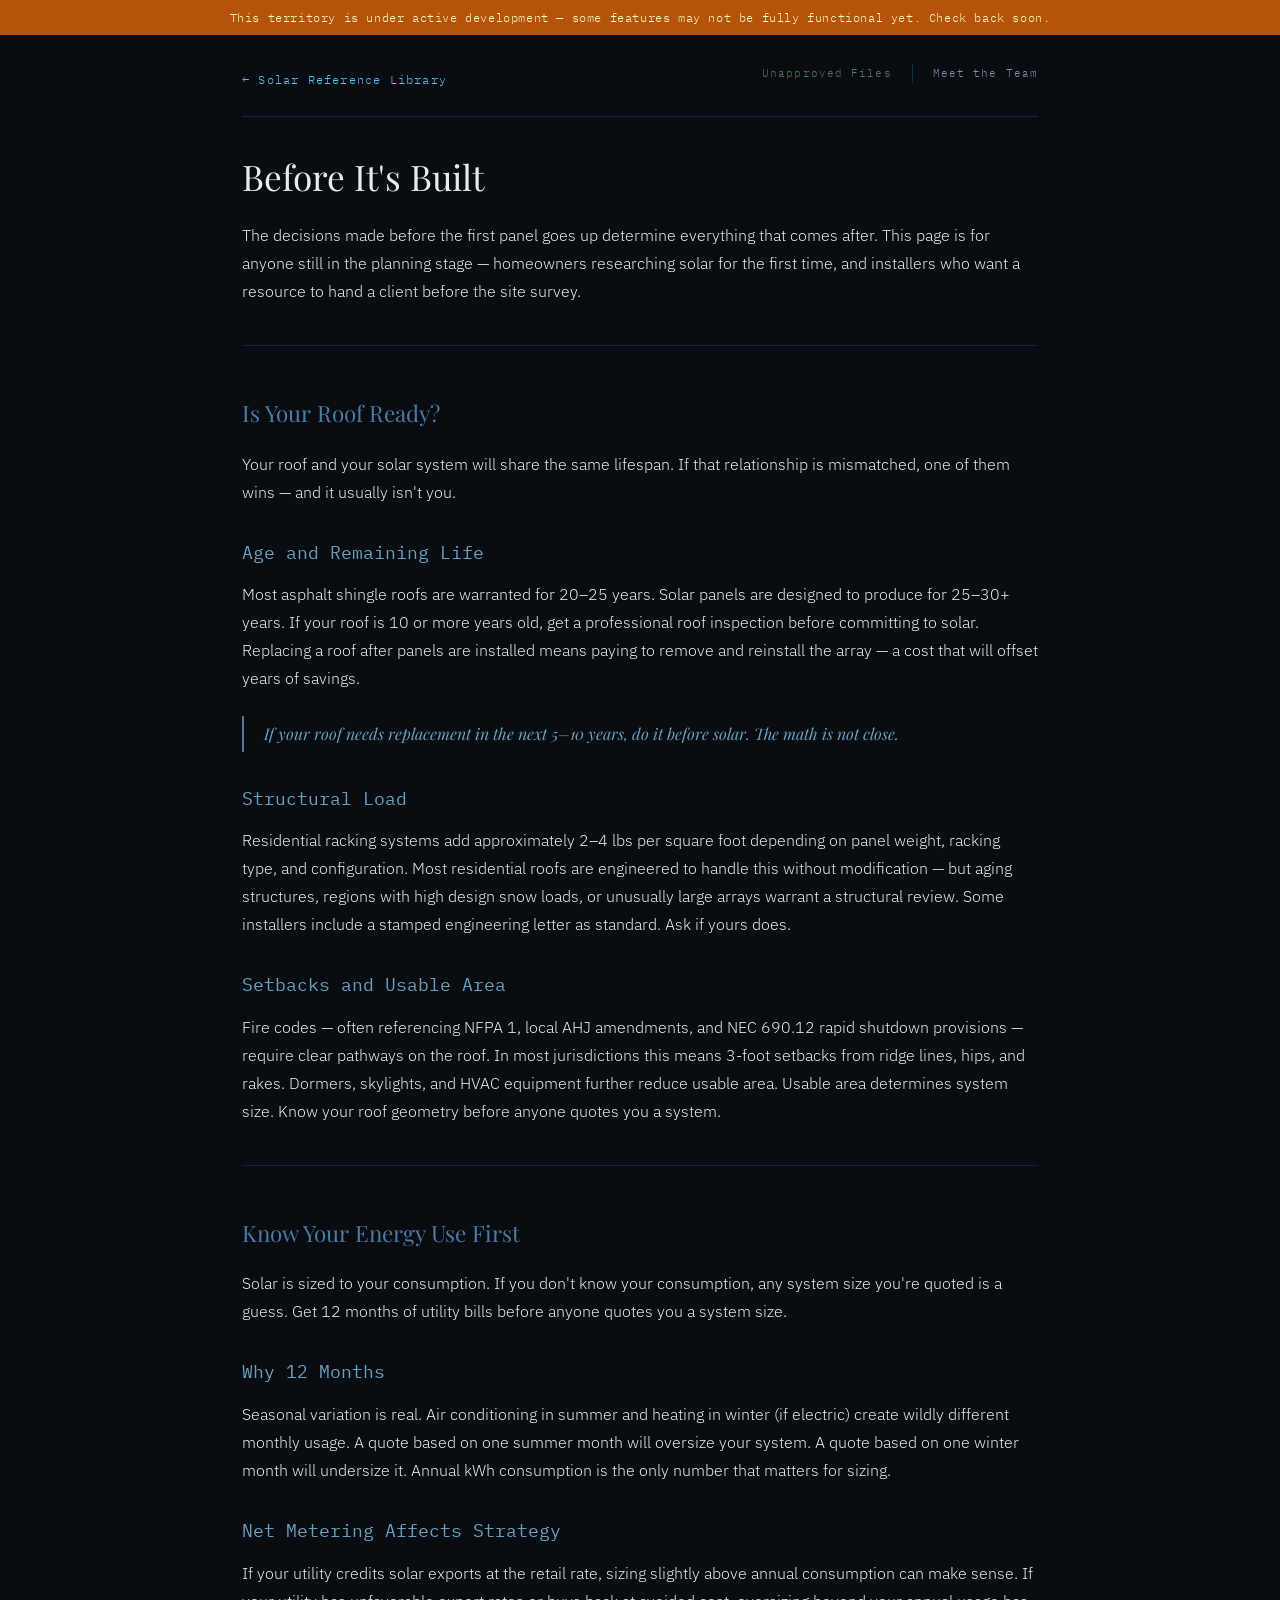
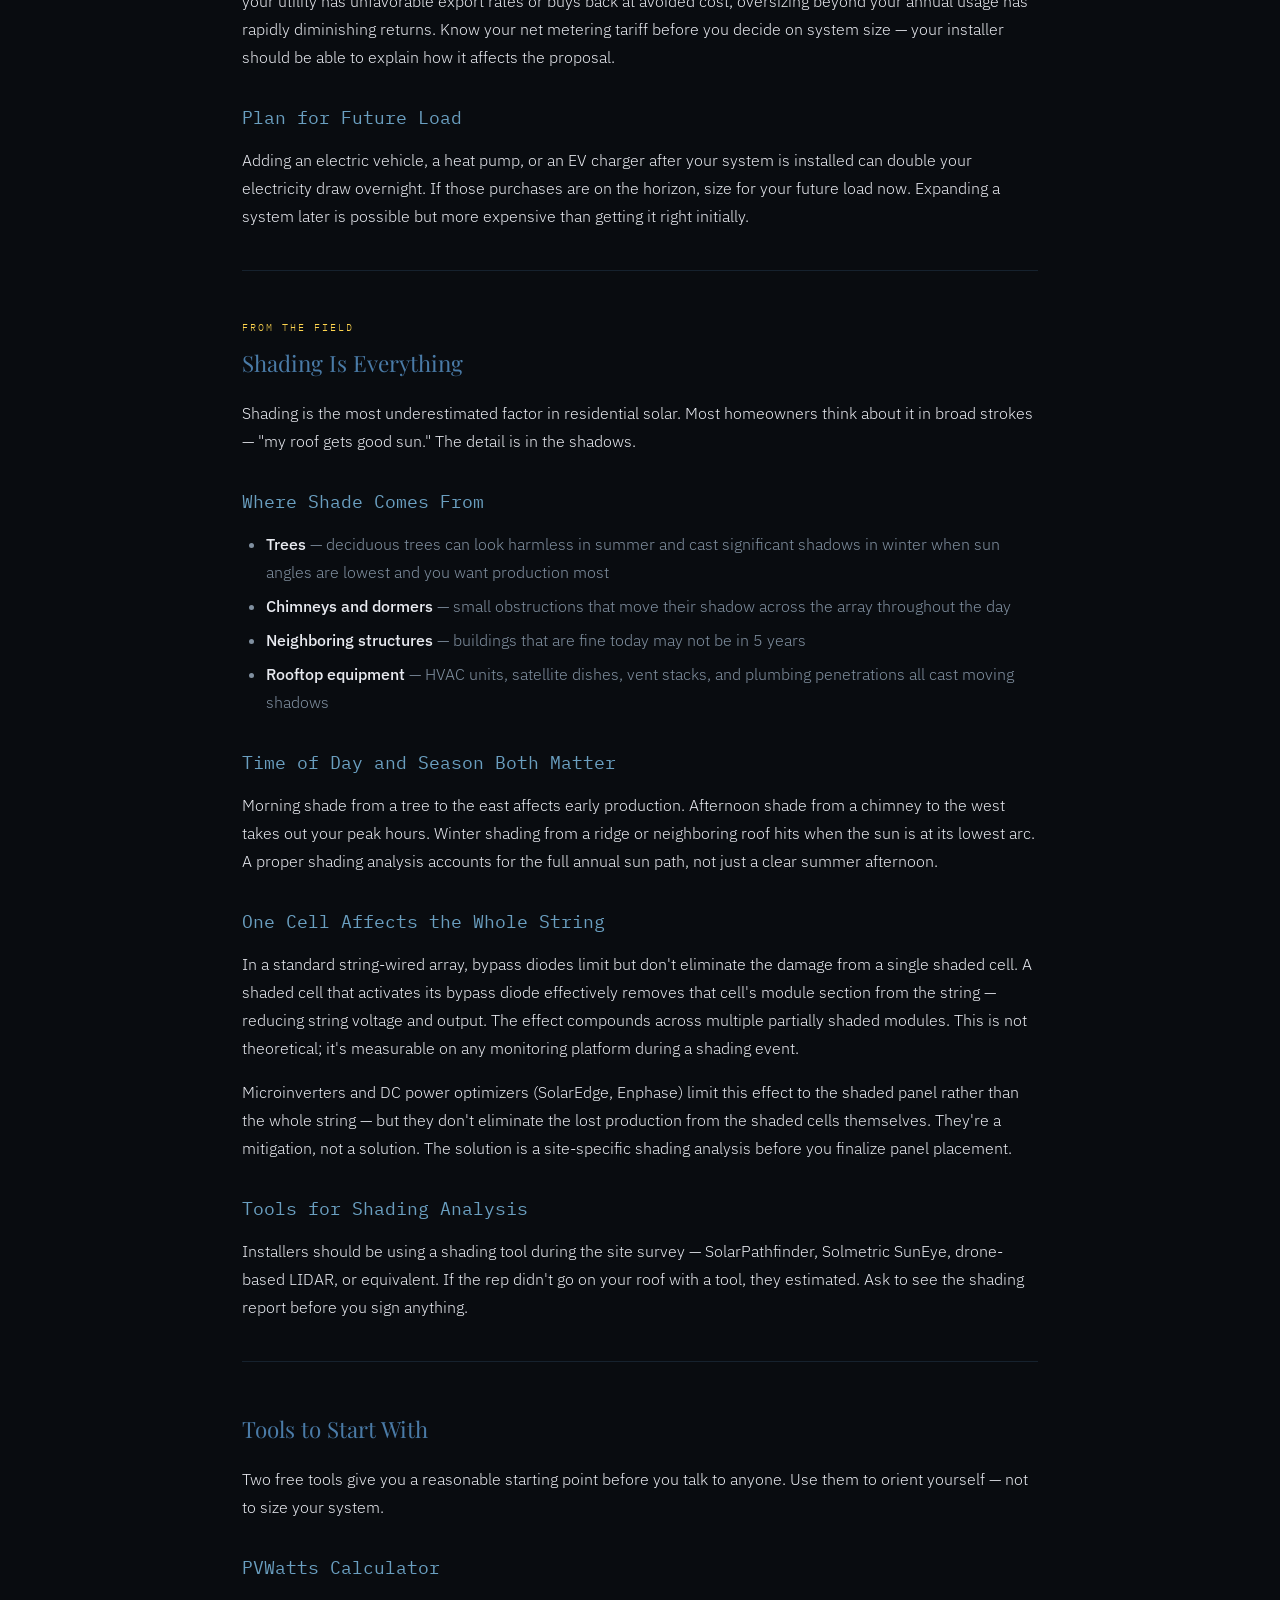
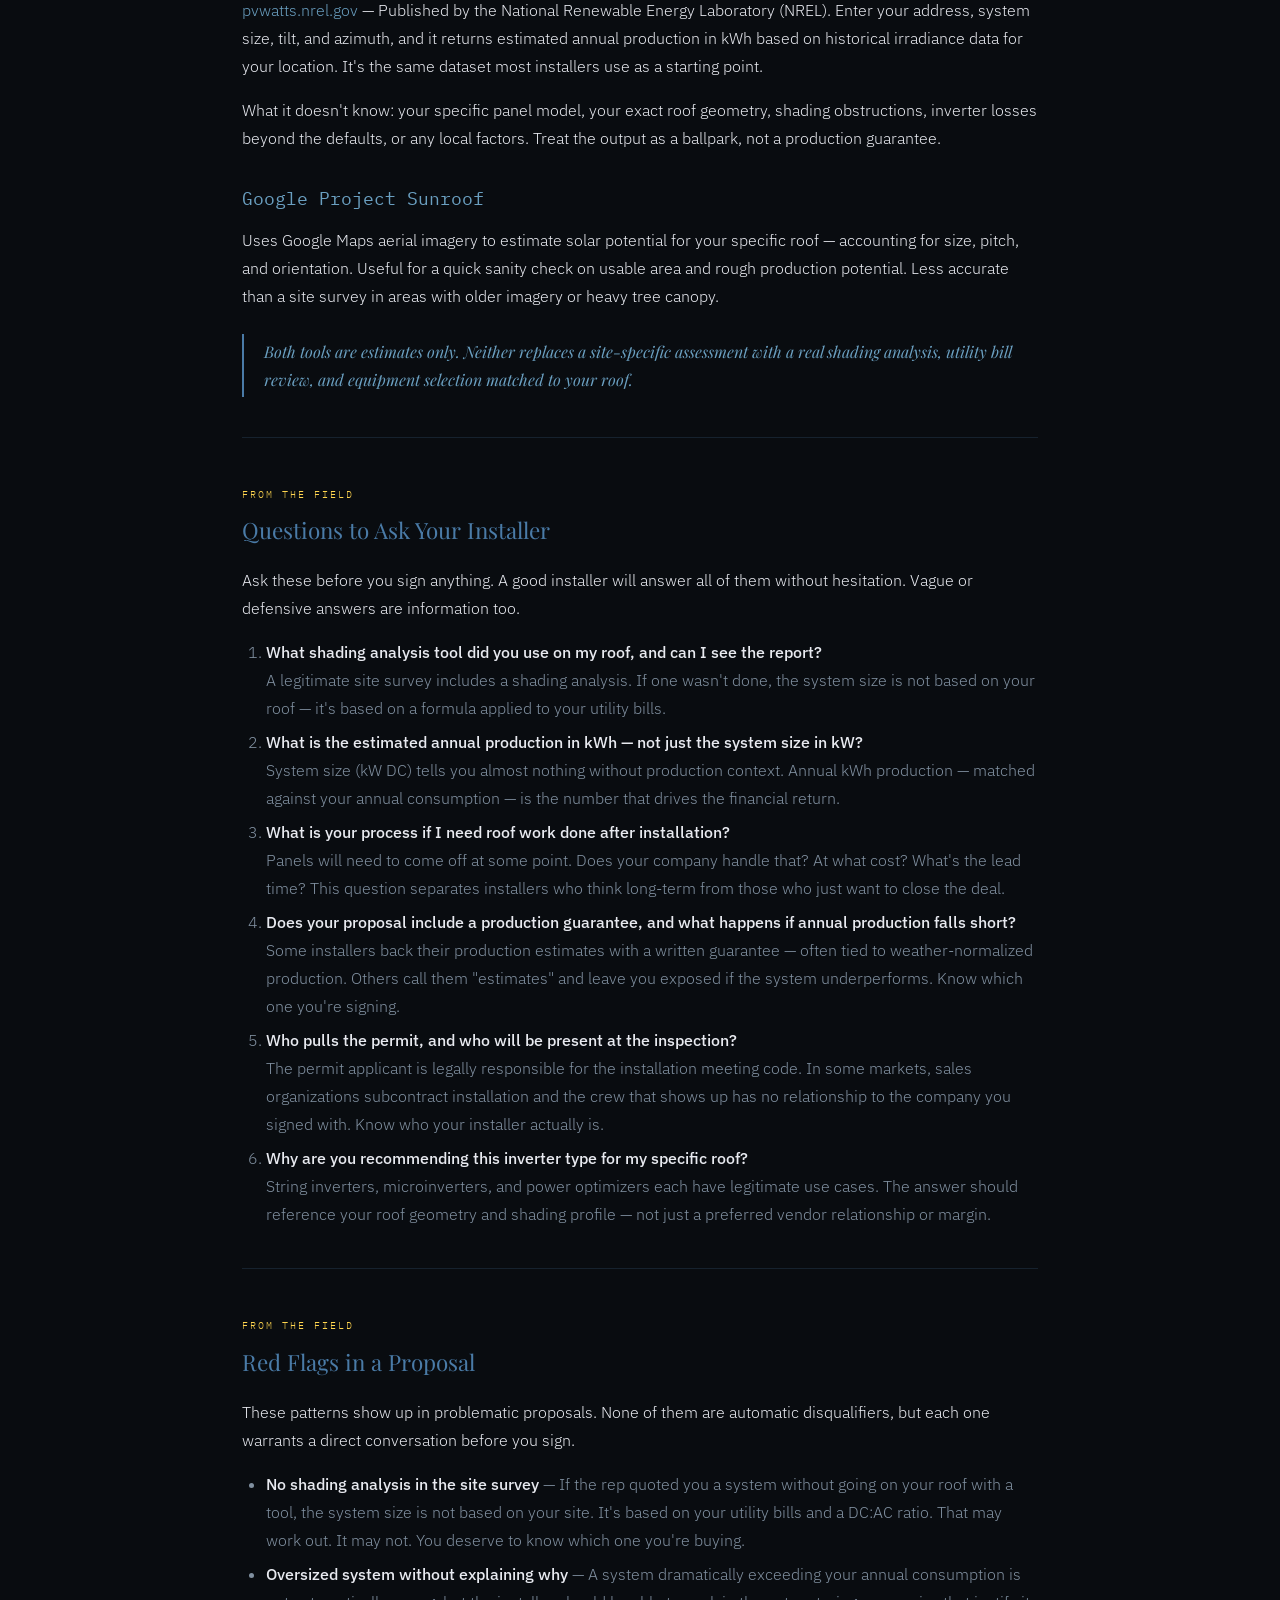
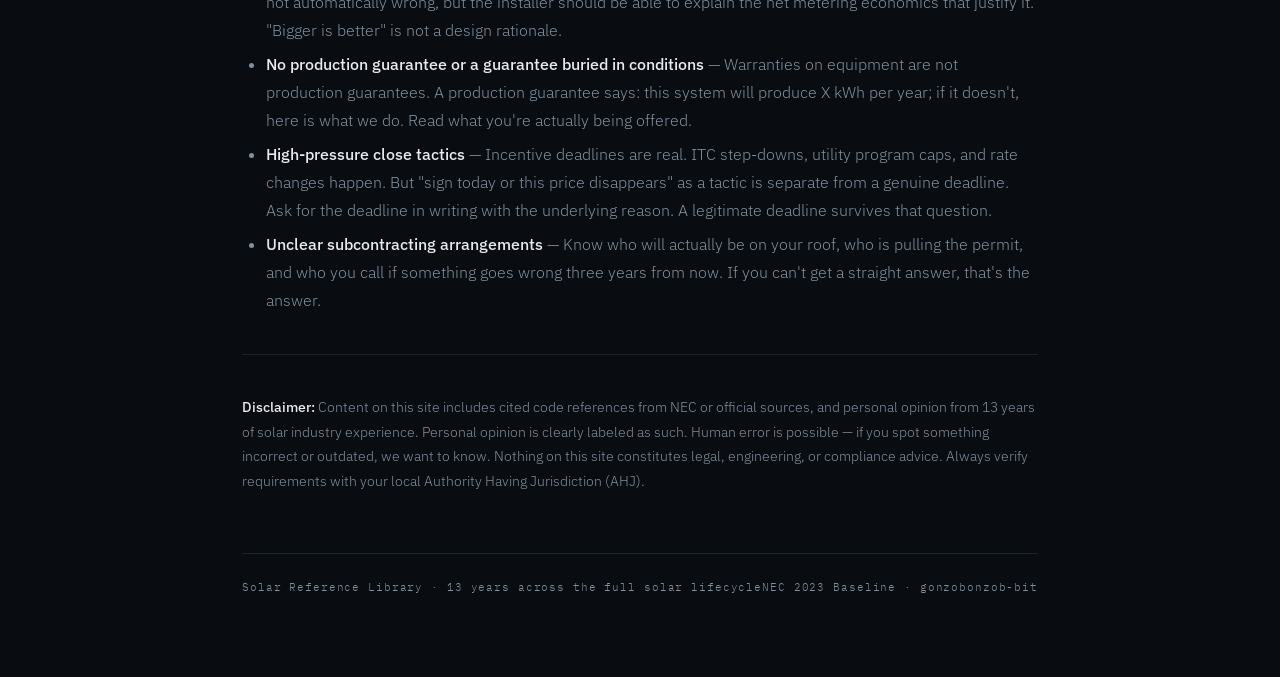
<file: before-its-built.html>
<!DOCTYPE html>
<html lang="en">
<head>
  <meta charset="UTF-8">
  <meta name="viewport" content="width=device-width, initial-scale=1.0">
  <title>Before It's Built | Solar Reference</title>
  <link rel="stylesheet" href="style.css">
  <style>
    main h2 { color: #4a7ba7; }
    main h3 { color: #6a9fc0; }
    main blockquote { border-left-color: #4a7ba7; color: #6a9fc0; }
    main a:not(.site-header a) { color: #6a9fc0; }
    main a:not(.site-header a):hover { color: #4a7ba7; }
    main hr { border-top-color: rgba(74,123,167,0.2); }
  </style>
</head>
<body>

  <div class="site-banner">This territory is under active development — some features may not be fully functional yet. Check back soon.</div>

  <header class="site-header">
    <button class="nav-toggle" aria-label="Menu" onclick="this.closest('.site-header').classList.toggle('nav-open')"><span></span><span></span><span></span></button>
    <div class="nav-content">
      <div class="nav-right">
        <a href="the-unapproved-files.html" class="nav-xfiles">Unapproved Files</a>
        <a href="team.html">Meet the Team</a>
      </div>
      <a href="index.html">← Solar Reference Library</a>
    </div>
  </header>

  <main>
    <h1>Before It's Built</h1>
    <p>The decisions made before the first panel goes up determine everything that comes after. This page is for anyone still in the planning stage — homeowners researching solar for the first time, and installers who want a resource to hand a client before the site survey.</p>

    <hr>

    <h2>Is Your Roof Ready?</h2>

    <p>Your roof and your solar system will share the same lifespan. If that relationship is mismatched, one of them wins — and it usually isn't you.</p>

    <h3>Age and Remaining Life</h3>
    <p>Most asphalt shingle roofs are warranted for 20–25 years. Solar panels are designed to produce for 25–30+ years. If your roof is 10 or more years old, get a professional roof inspection before committing to solar. Replacing a roof after panels are installed means paying to remove and reinstall the array — a cost that will offset years of savings.</p>
    <blockquote>If your roof needs replacement in the next 5–10 years, do it before solar. The math is not close.</blockquote>

    <h3>Structural Load</h3>
    <p>Residential racking systems add approximately 2–4 lbs per square foot depending on panel weight, racking type, and configuration. Most residential roofs are engineered to handle this without modification — but aging structures, regions with high design snow loads, or unusually large arrays warrant a structural review. Some installers include a stamped engineering letter as standard. Ask if yours does.</p>

    <h3>Setbacks and Usable Area</h3>
    <p>Fire codes — often referencing NFPA 1, local AHJ amendments, and NEC 690.12 rapid shutdown provisions — require clear pathways on the roof. In most jurisdictions this means 3-foot setbacks from ridge lines, hips, and rakes. Dormers, skylights, and HVAC equipment further reduce usable area. Usable area determines system size. Know your roof geometry before anyone quotes you a system.</p>

    <hr>

    <h2>Know Your Energy Use First</h2>

    <p>Solar is sized to your consumption. If you don't know your consumption, any system size you're quoted is a guess. Get 12 months of utility bills before anyone quotes you a system size.</p>

    <h3>Why 12 Months</h3>
    <p>Seasonal variation is real. Air conditioning in summer and heating in winter (if electric) create wildly different monthly usage. A quote based on one summer month will oversize your system. A quote based on one winter month will undersize it. Annual kWh consumption is the only number that matters for sizing.</p>

    <h3>Net Metering Affects Strategy</h3>
    <p>If your utility credits solar exports at the retail rate, sizing slightly above annual consumption can make sense. If your utility has unfavorable export rates or buys back at avoided cost, oversizing beyond your annual usage has rapidly diminishing returns. Know your net metering tariff before you decide on system size — your installer should be able to explain how it affects the proposal.</p>

    <h3>Plan for Future Load</h3>
    <p>Adding an electric vehicle, a heat pump, or an EV charger after your system is installed can double your electricity draw overnight. If those purchases are on the horizon, size for your future load now. Expanding a system later is possible but more expensive than getting it right initially.</p>

    <hr>

    <p class="field-tag">From the Field</p>
    <h2>Shading Is Everything</h2>

    <p>Shading is the most underestimated factor in residential solar. Most homeowners think about it in broad strokes — "my roof gets good sun." The detail is in the shadows.</p>

    <h3>Where Shade Comes From</h3>
    <ul>
      <li><strong>Trees</strong> — deciduous trees can look harmless in summer and cast significant shadows in winter when sun angles are lowest and you want production most</li>
      <li><strong>Chimneys and dormers</strong> — small obstructions that move their shadow across the array throughout the day</li>
      <li><strong>Neighboring structures</strong> — buildings that are fine today may not be in 5 years</li>
      <li><strong>Rooftop equipment</strong> — HVAC units, satellite dishes, vent stacks, and plumbing penetrations all cast moving shadows</li>
    </ul>

    <h3>Time of Day and Season Both Matter</h3>
    <p>Morning shade from a tree to the east affects early production. Afternoon shade from a chimney to the west takes out your peak hours. Winter shading from a ridge or neighboring roof hits when the sun is at its lowest arc. A proper shading analysis accounts for the full annual sun path, not just a clear summer afternoon.</p>

    <h3>One Cell Affects the Whole String</h3>
    <p>In a standard string-wired array, bypass diodes limit but don't eliminate the damage from a single shaded cell. A shaded cell that activates its bypass diode effectively removes that cell's module section from the string — reducing string voltage and output. The effect compounds across multiple partially shaded modules. This is not theoretical; it's measurable on any monitoring platform during a shading event.</p>

    <p>Microinverters and DC power optimizers (SolarEdge, Enphase) limit this effect to the shaded panel rather than the whole string — but they don't eliminate the lost production from the shaded cells themselves. They're a mitigation, not a solution. The solution is a site-specific shading analysis before you finalize panel placement.</p>

    <h3>Tools for Shading Analysis</h3>
    <p>Installers should be using a shading tool during the site survey — SolarPathfinder, Solmetric SunEye, drone-based LIDAR, or equivalent. If the rep didn't go on your roof with a tool, they estimated. Ask to see the shading report before you sign anything.</p>

    <hr>

    <h2>Tools to Start With</h2>

    <p>Two free tools give you a reasonable starting point before you talk to anyone. Use them to orient yourself — not to size your system.</p>

    <h3>PVWatts Calculator</h3>
    <p><a href="https://pvwatts.nrel.gov" target="_blank" rel="noopener">pvwatts.nrel.gov</a> — Published by the National Renewable Energy Laboratory (NREL). Enter your address, system size, tilt, and azimuth, and it returns estimated annual production in kWh based on historical irradiance data for your location. It's the same dataset most installers use as a starting point.</p>
    <p>What it doesn't know: your specific panel model, your exact roof geometry, shading obstructions, inverter losses beyond the defaults, or any local factors. Treat the output as a ballpark, not a production guarantee.</p>

    <h3>Google Project Sunroof</h3>
    <p>Uses Google Maps aerial imagery to estimate solar potential for your specific roof — accounting for size, pitch, and orientation. Useful for a quick sanity check on usable area and rough production potential. Less accurate than a site survey in areas with older imagery or heavy tree canopy.</p>

    <blockquote>Both tools are estimates only. Neither replaces a site-specific assessment with a real shading analysis, utility bill review, and equipment selection matched to your roof.</blockquote>

    <hr>

    <p class="field-tag">From the Field</p>
    <h2>Questions to Ask Your Installer</h2>

    <p>Ask these before you sign anything. A good installer will answer all of them without hesitation. Vague or defensive answers are information too.</p>

    <ol>
      <li><strong>What shading analysis tool did you use on my roof, and can I see the report?</strong><br>
      A legitimate site survey includes a shading analysis. If one wasn't done, the system size is not based on your roof — it's based on a formula applied to your utility bills.</li>

      <li><strong>What is the estimated annual production in kWh — not just the system size in kW?</strong><br>
      System size (kW DC) tells you almost nothing without production context. Annual kWh production — matched against your annual consumption — is the number that drives the financial return.</li>

      <li><strong>What is your process if I need roof work done after installation?</strong><br>
      Panels will need to come off at some point. Does your company handle that? At what cost? What's the lead time? This question separates installers who think long-term from those who just want to close the deal.</li>

      <li><strong>Does your proposal include a production guarantee, and what happens if annual production falls short?</strong><br>
      Some installers back their production estimates with a written guarantee — often tied to weather-normalized production. Others call them "estimates" and leave you exposed if the system underperforms. Know which one you're signing.</li>

      <li><strong>Who pulls the permit, and who will be present at the inspection?</strong><br>
      The permit applicant is legally responsible for the installation meeting code. In some markets, sales organizations subcontract installation and the crew that shows up has no relationship to the company you signed with. Know who your installer actually is.</li>

      <li><strong>Why are you recommending this inverter type for my specific roof?</strong><br>
      String inverters, microinverters, and power optimizers each have legitimate use cases. The answer should reference your roof geometry and shading profile — not just a preferred vendor relationship or margin.</li>
    </ol>

    <hr>

    <p class="field-tag">From the Field</p>
    <h2>Red Flags in a Proposal</h2>

    <p>These patterns show up in problematic proposals. None of them are automatic disqualifiers, but each one warrants a direct conversation before you sign.</p>

    <ul>
      <li><strong>No shading analysis in the site survey</strong> — If the rep quoted you a system without going on your roof with a tool, the system size is not based on your site. It's based on your utility bills and a DC:AC ratio. That may work out. It may not. You deserve to know which one you're buying.</li>

      <li><strong>Oversized system without explaining why</strong> — A system dramatically exceeding your annual consumption is not automatically wrong, but the installer should be able to explain the net metering economics that justify it. "Bigger is better" is not a design rationale.</li>

      <li><strong>No production guarantee or a guarantee buried in conditions</strong> — Warranties on equipment are not production guarantees. A production guarantee says: this system will produce X kWh per year; if it doesn't, here is what we do. Read what you're actually being offered.</li>

      <li><strong>High-pressure close tactics</strong> — Incentive deadlines are real. ITC step-downs, utility program caps, and rate changes happen. But "sign today or this price disappears" as a tactic is separate from a genuine deadline. Ask for the deadline in writing with the underlying reason. A legitimate deadline survives that question.</li>

      <li><strong>Unclear subcontracting arrangements</strong> — Know who will actually be on your roof, who is pulling the permit, and who you call if something goes wrong three years from now. If you can't get a straight answer, that's the answer.</li>
    </ul>

    <hr>

    <p style="color:var(--text-dim);font-size:0.875rem;margin-top:0;">
      <strong style="color:var(--text);">Disclaimer:</strong> Content on this site includes cited code references from NEC or official sources, and personal opinion from 13 years of solar industry experience. Personal opinion is clearly labeled as such. Human error is possible — if you spot something incorrect or outdated, we want to know. Nothing on this site constitutes legal, engineering, or compliance advice. Always verify requirements with your local Authority Having Jurisdiction (AHJ).
    </p>
  </main>

  <footer class="site-footer">
    <span>Solar Reference Library · 13 years across the full solar lifecycle</span>
    <span>NEC 2023 Baseline · gonzobonzob-bit</span>
  </footer>

</body>
</html>
</file>
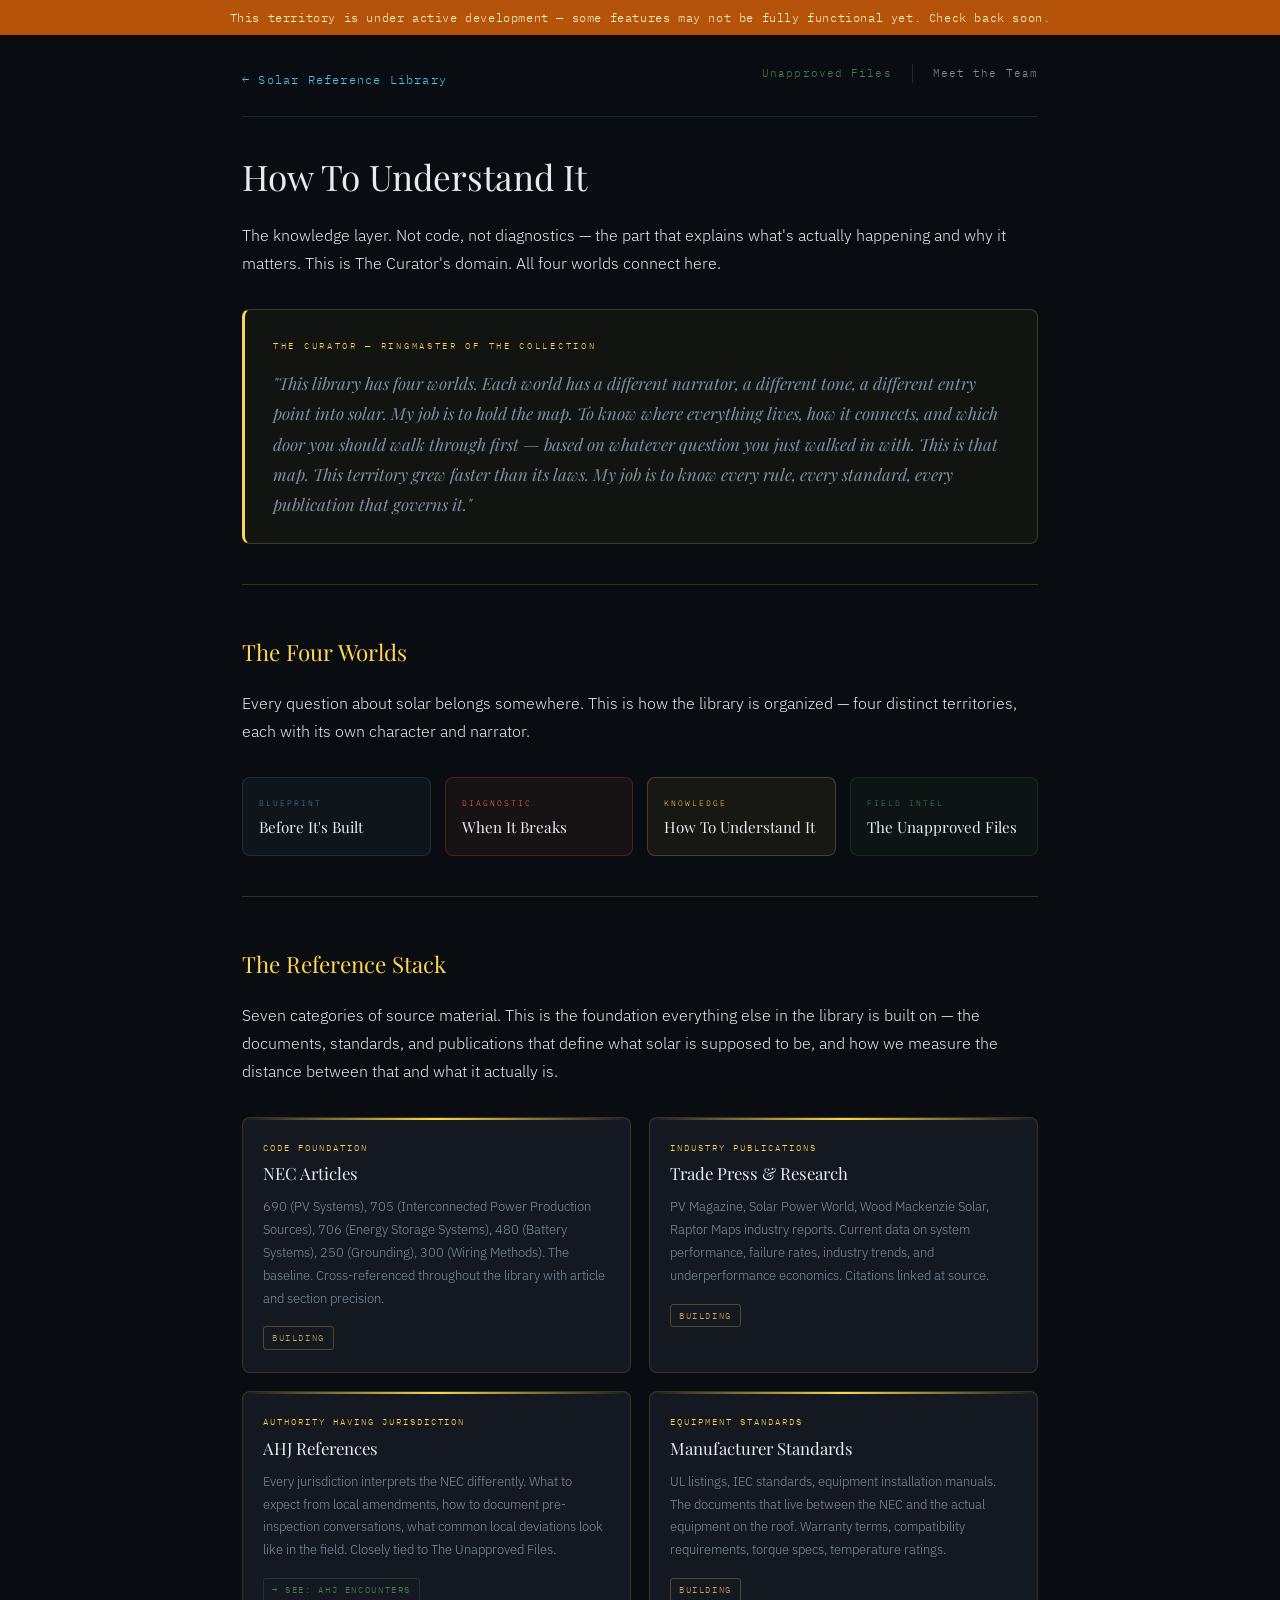
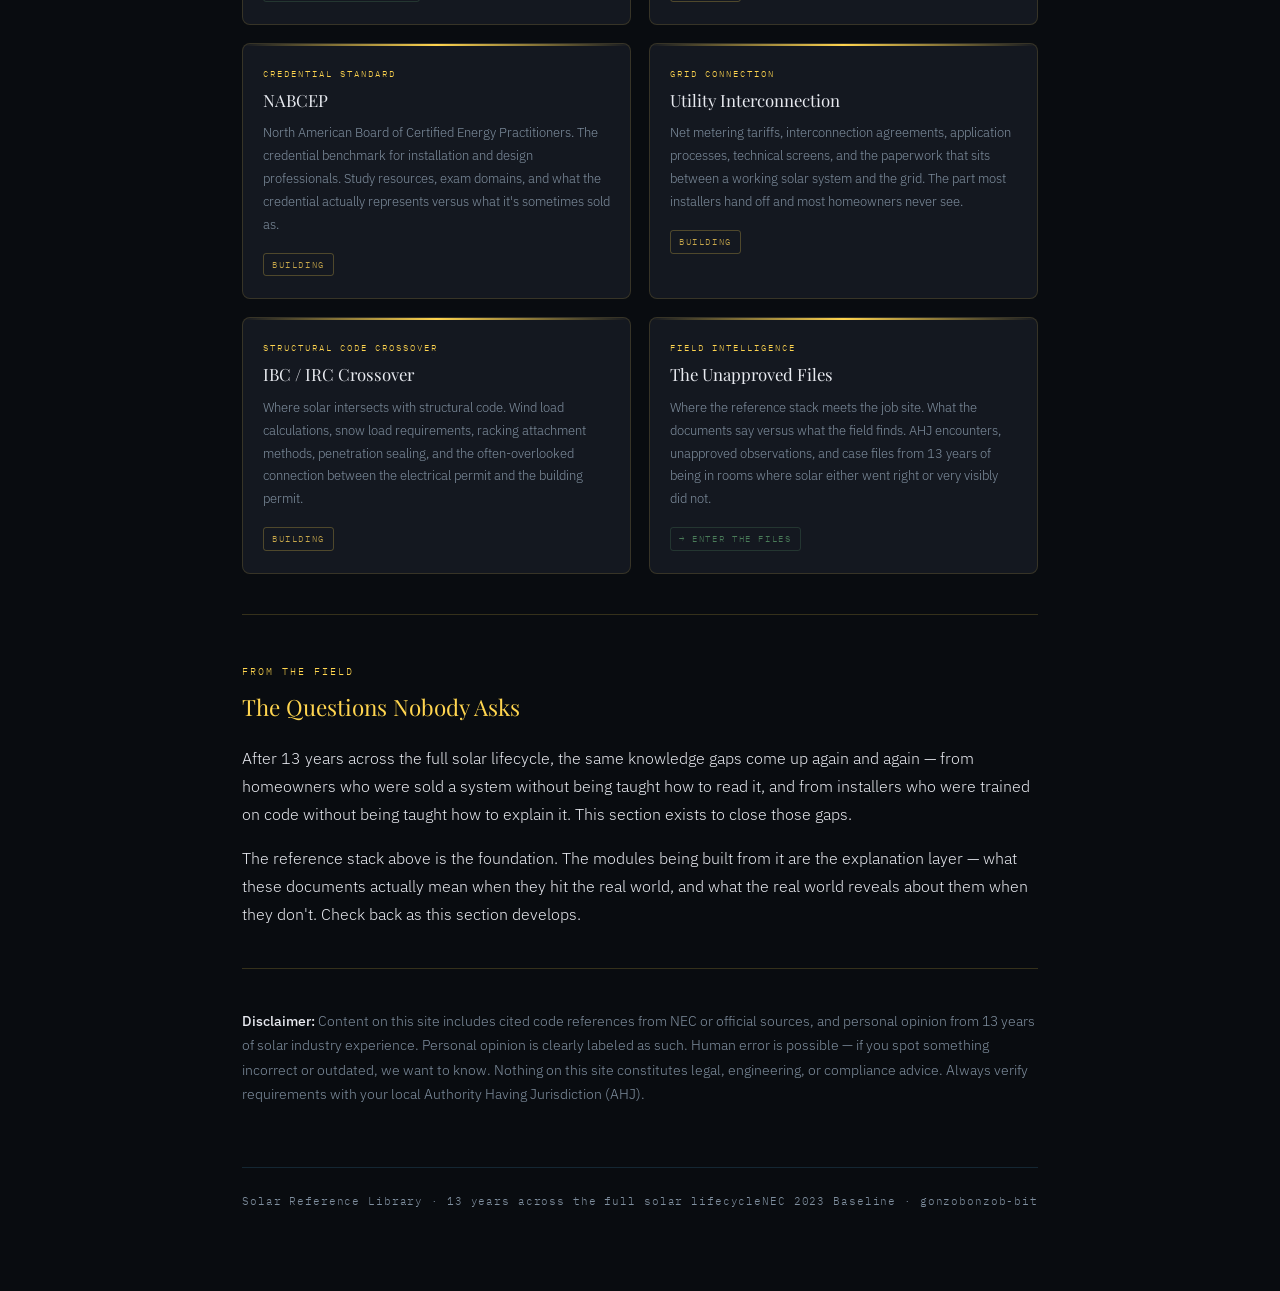
<file: how-to-understand-it.html>
<!DOCTYPE html>
<html lang="en">
<head>
  <meta charset="UTF-8">
  <meta name="viewport" content="width=device-width, initial-scale=1.0">
  <title>How To Understand It | Solar Reference</title>
  <link rel="stylesheet" href="style.css">
  <style>
    /* CURATOR — AMBER/GOLD PALETTE */
    main h2 { color: var(--purgatory); }
    main h3 { color: #c8a84b; }
    main blockquote { border-left-color: var(--purgatory); color: var(--purgatory); }
    main a { color: #c8a84b; }
    main a:hover { color: var(--purgatory); }
    main hr { border-top-color: rgba(255,213,79,0.18); }
    .field-tag { color: var(--purgatory); }

    /* CURATOR INTRO */
    .curator-intro {
      background: rgba(255,213,79,0.04);
      border: 1px solid rgba(255,213,79,0.2);
      border-left: 3px solid var(--purgatory);
      border-radius: 8px;
      padding: 28px 28px 24px;
      margin: 32px 0;
    }

    .curator-role {
      font-family: 'IBM Plex Mono', monospace;
      font-size: 9px;
      letter-spacing: 0.3em;
      text-transform: uppercase;
      color: var(--purgatory);
      margin-bottom: 14px;
    }

    .curator-voice {
      font-family: 'Playfair Display', serif;
      font-style: italic;
      font-size: 1.05rem;
      line-height: 1.8;
      color: var(--text-dim);
      margin: 0;
    }

    /* FOUR WORLDS GRID */
    .worlds-mini {
      display: grid;
      grid-template-columns: repeat(4, 1fr);
      gap: 14px;
      margin: 32px 0;
    }

    .world-mini-card {
      border-radius: 8px;
      padding: 18px 16px;
      text-decoration: none;
      display: block;
      transition: opacity 0.2s;
    }

    .world-mini-card:hover { opacity: 0.82; text-decoration: none; }

    .world-mini-card.w-blueprint { background: rgba(74,123,167,0.08); border: 1px solid rgba(74,123,167,0.25); }
    .world-mini-card.w-hell      { background: rgba(255,112,67,0.06); border: 1px solid rgba(255,112,67,0.2); }
    .world-mini-card.w-curator   { background: rgba(255,213,79,0.06); border: 1px solid rgba(255,213,79,0.22); }
    .world-mini-card.w-xfiles    { background: rgba(74,124,89,0.07); border: 1px solid rgba(74,124,89,0.22); }

    .world-mini-tag {
      font-family: 'IBM Plex Mono', monospace;
      font-size: 8px;
      letter-spacing: 0.25em;
      text-transform: uppercase;
      margin-bottom: 8px;
    }

    .w-blueprint .world-mini-tag { color: #4a7ba7; }
    .w-hell      .world-mini-tag { color: var(--hell-warm); }
    .w-curator   .world-mini-tag { color: var(--purgatory); }
    .w-xfiles    .world-mini-tag { color: #4a7c59; }

    .world-mini-title {
      font-family: 'Playfair Display', serif;
      font-size: 0.95rem;
      font-weight: 400;
      color: var(--text);
      line-height: 1.3;
    }

    /* REFERENCE STACK */
    .reference-grid {
      display: grid;
      grid-template-columns: 1fr 1fr;
      gap: 18px;
      margin: 32px 0;
    }

    .ref-card {
      background: var(--mid);
      border: 1px solid rgba(255,213,79,0.15);
      border-radius: 8px;
      padding: 22px 20px;
      position: relative;
      overflow: hidden;
    }

    .ref-card::before {
      content: '';
      position: absolute;
      top: 0; left: 0; right: 0;
      height: 2px;
      background: linear-gradient(to right, transparent, var(--purgatory), transparent);
    }

    .ref-tag {
      font-family: 'IBM Plex Mono', monospace;
      font-size: 9px;
      letter-spacing: 0.22em;
      text-transform: uppercase;
      color: var(--purgatory);
      margin-bottom: 8px;
    }

    .ref-title {
      font-family: 'Playfair Display', serif;
      font-size: 1.05rem;
      color: var(--text);
      margin-bottom: 10px;
      line-height: 1.3;
    }

    .ref-desc {
      font-size: 0.83rem;
      line-height: 1.72;
      color: var(--text-dim);
      margin-bottom: 12px;
    }

    .ref-status {
      display: inline-block;
      font-family: 'IBM Plex Mono', monospace;
      font-size: 9px;
      letter-spacing: 0.18em;
      text-transform: uppercase;
      border: 1px solid rgba(255,213,79,0.25);
      color: #c8a84b;
      border-radius: 3px;
      padding: 3px 8px;
    }

    .ref-status.xfiles-link {
      border-color: rgba(74,124,89,0.3);
      color: #4a7c59;
    }

    .ref-status.xfiles-link a {
      color: inherit;
      text-decoration: none;
    }

    .ref-status.xfiles-link a:hover { color: #6aad7e; }

    @media (max-width: 700px) {
      .worlds-mini { grid-template-columns: 1fr 1fr; }
      .reference-grid { grid-template-columns: 1fr; }
    }

    @media (max-width: 400px) {
      .worlds-mini { grid-template-columns: 1fr; }
    }
  </style>
</head>
<body>

  <div class="site-banner">This territory is under active development — some features may not be fully functional yet. Check back soon.</div>

  <header class="site-header">
    <button class="nav-toggle" aria-label="Menu" onclick="this.closest('.site-header').classList.toggle('nav-open')"><span></span><span></span><span></span></button>
    <div class="nav-content">
      <div class="nav-right">
        <a href="the-unapproved-files.html" class="nav-xfiles">Unapproved Files</a>
        <a href="team.html">Meet the Team</a>
      </div>
      <a href="index.html">← Solar Reference Library</a>
    </div>
  </header>

  <main>
    <h1>How To Understand It</h1>
    <p>The knowledge layer. Not code, not diagnostics — the part that explains what's actually happening and why it matters. This is The Curator's domain. All four worlds connect here.</p>

    <div class="curator-intro">
      <div class="curator-role">The Curator — Ringmaster of the Collection</div>
      <p class="curator-voice">"This library has four worlds. Each world has a different narrator, a different tone, a different entry point into solar. My job is to hold the map. To know where everything lives, how it connects, and which door you should walk through first — based on whatever question you just walked in with. This is that map. This territory grew faster than its laws. My job is to know every rule, every standard, every publication that governs it."</p>
    </div>

    <hr>

    <h2>The Four Worlds</h2>

    <p>Every question about solar belongs somewhere. This is how the library is organized — four distinct territories, each with its own character and narrator.</p>

    <div class="worlds-mini">
      <a href="before-its-built.html" class="world-mini-card w-blueprint">
        <div class="world-mini-tag">Blueprint</div>
        <div class="world-mini-title">Before It's Built</div>
      </a>
      <a href="when-it-breaks.html" class="world-mini-card w-hell">
        <div class="world-mini-tag">Diagnostic</div>
        <div class="world-mini-title">When It Breaks</div>
      </a>
      <a href="how-to-understand-it.html" class="world-mini-card w-curator">
        <div class="world-mini-tag">Knowledge</div>
        <div class="world-mini-title">How To Understand It</div>
      </a>
      <a href="the-unapproved-files.html" class="world-mini-card w-xfiles">
        <div class="world-mini-tag">Field Intel</div>
        <div class="world-mini-title">The Unapproved Files</div>
      </a>
    </div>

    <hr>

    <h2>The Reference Stack</h2>

    <p>Seven categories of source material. This is the foundation everything else in the library is built on — the documents, standards, and publications that define what solar is supposed to be, and how we measure the distance between that and what it actually is.</p>

    <div class="reference-grid">

      <div class="ref-card">
        <div class="ref-tag">Code Foundation</div>
        <div class="ref-title">NEC Articles</div>
        <p class="ref-desc">690 (PV Systems), 705 (Interconnected Power Production Sources), 706 (Energy Storage Systems), 480 (Battery Systems), 250 (Grounding), 300 (Wiring Methods). The baseline. Cross-referenced throughout the library with article and section precision.</p>
        <span class="ref-status">Building</span>
      </div>

      <div class="ref-card">
        <div class="ref-tag">Industry Publications</div>
        <div class="ref-title">Trade Press &amp; Research</div>
        <p class="ref-desc">PV Magazine, Solar Power World, Wood Mackenzie Solar, Raptor Maps industry reports. Current data on system performance, failure rates, industry trends, and underperformance economics. Citations linked at source.</p>
        <span class="ref-status">Building</span>
      </div>

      <div class="ref-card">
        <div class="ref-tag">Authority Having Jurisdiction</div>
        <div class="ref-title">AHJ References</div>
        <p class="ref-desc">Every jurisdiction interprets the NEC differently. What to expect from local amendments, how to document pre-inspection conversations, what common local deviations look like in the field. Closely tied to The Unapproved Files.</p>
        <span class="ref-status xfiles-link"><a href="the-unapproved-files.html#ahj-encounters">→ See: AHJ Encounters</a></span>
      </div>

      <div class="ref-card">
        <div class="ref-tag">Equipment Standards</div>
        <div class="ref-title">Manufacturer Standards</div>
        <p class="ref-desc">UL listings, IEC standards, equipment installation manuals. The documents that live between the NEC and the actual equipment on the roof. Warranty terms, compatibility requirements, torque specs, temperature ratings.</p>
        <span class="ref-status">Building</span>
      </div>

      <div class="ref-card">
        <div class="ref-tag">Credential Standard</div>
        <div class="ref-title">NABCEP</div>
        <p class="ref-desc">North American Board of Certified Energy Practitioners. The credential benchmark for installation and design professionals. Study resources, exam domains, and what the credential actually represents versus what it's sometimes sold as.</p>
        <span class="ref-status">Building</span>
      </div>

      <div class="ref-card">
        <div class="ref-tag">Grid Connection</div>
        <div class="ref-title">Utility Interconnection</div>
        <p class="ref-desc">Net metering tariffs, interconnection agreements, application processes, technical screens, and the paperwork that sits between a working solar system and the grid. The part most installers hand off and most homeowners never see.</p>
        <span class="ref-status">Building</span>
      </div>

      <div class="ref-card">
        <div class="ref-tag">Structural Code Crossover</div>
        <div class="ref-title">IBC / IRC Crossover</div>
        <p class="ref-desc">Where solar intersects with structural code. Wind load calculations, snow load requirements, racking attachment methods, penetration sealing, and the often-overlooked connection between the electrical permit and the building permit.</p>
        <span class="ref-status">Building</span>
      </div>

      <div class="ref-card">
        <div class="ref-tag">Field Intelligence</div>
        <div class="ref-title">The Unapproved Files</div>
        <p class="ref-desc">Where the reference stack meets the job site. What the documents say versus what the field finds. AHJ encounters, unapproved observations, and case files from 13 years of being in rooms where solar either went right or very visibly did not.</p>
        <span class="ref-status xfiles-link"><a href="the-unapproved-files.html">→ Enter The Files</a></span>
      </div>

    </div>

    <hr>

    <p class="field-tag">From the Field</p>
    <h2>The Questions Nobody Asks</h2>

    <p>After 13 years across the full solar lifecycle, the same knowledge gaps come up again and again — from homeowners who were sold a system without being taught how to read it, and from installers who were trained on code without being taught how to explain it. This section exists to close those gaps.</p>

    <p>The reference stack above is the foundation. The modules being built from it are the explanation layer — what these documents actually mean when they hit the real world, and what the real world reveals about them when they don't. Check back as this section develops.</p>

    <hr>

    <p style="color:var(--text-dim);font-size:0.875rem;margin-top:0;">
      <strong style="color:var(--text);">Disclaimer:</strong> Content on this site includes cited code references from NEC or official sources, and personal opinion from 13 years of solar industry experience. Personal opinion is clearly labeled as such. Human error is possible — if you spot something incorrect or outdated, we want to know. Nothing on this site constitutes legal, engineering, or compliance advice. Always verify requirements with your local Authority Having Jurisdiction (AHJ).
    </p>
  </main>

  <footer class="site-footer">
    <span>Solar Reference Library · 13 years across the full solar lifecycle</span>
    <span>NEC 2023 Baseline · gonzobonzob-bit</span>
  </footer>

</body>
</html>
</file>
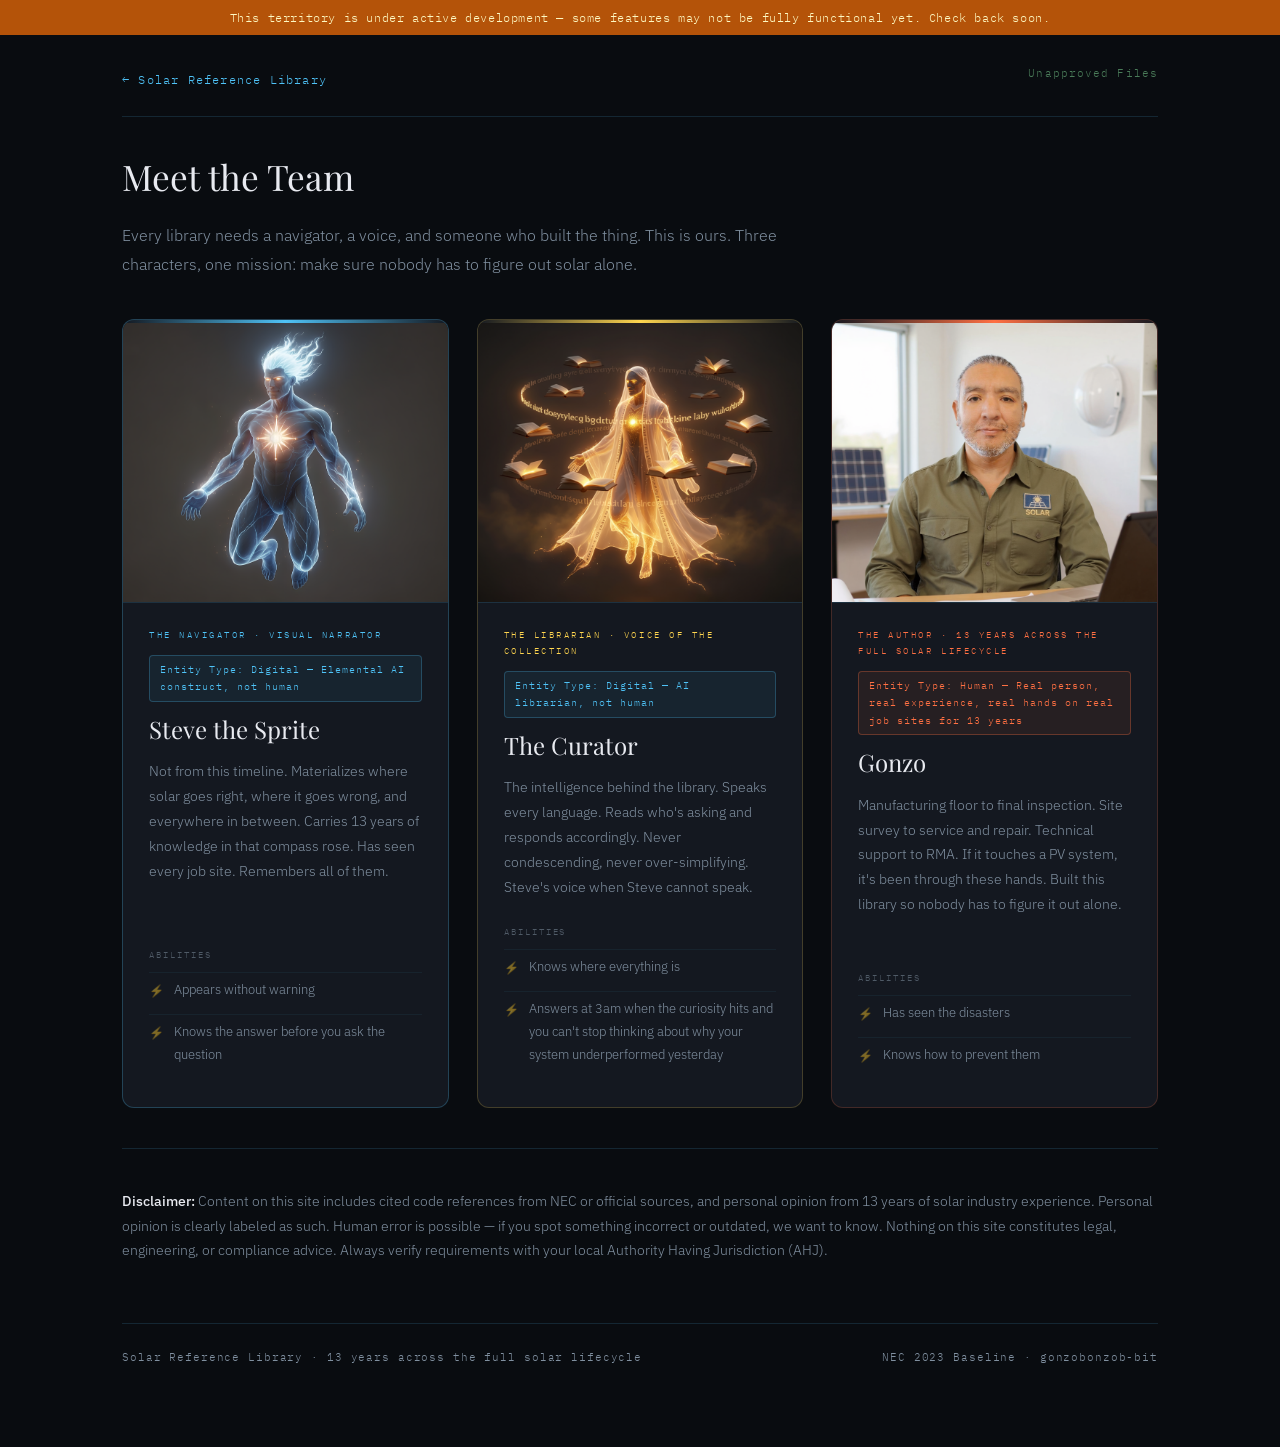
<file: team.html>
<!DOCTYPE html>
<html lang="en">
<head>
  <meta charset="UTF-8">
  <meta name="viewport" content="width=device-width, initial-scale=1.0">
  <title>Meet the Team | Solar Reference</title>
  <link rel="stylesheet" href="style.css">
  <style>
    body { max-width: 1100px; }

    .team-intro {
      font-size: 1rem;
      line-height: 1.8;
      color: var(--text-dim);
      max-width: 680px;
      margin-bottom: 8px;
    }

    .team-grid {
      display: grid;
      grid-template-columns: repeat(3, 1fr);
      gap: 28px;
      margin: 40px 0;
    }

    .character-card {
      background: var(--mid);
      border: 1px solid var(--border);
      border-radius: 12px;
      overflow: hidden;
      display: flex;
      flex-direction: column;
      transition: border-color 0.3s, box-shadow 0.3s;
    }

    .character-card.steve  { border-color: rgba(79,195,247,0.25); }
    .character-card.curator{ border-color: rgba(255,213,79,0.2); }
    .character-card.gonzo  { border-color: rgba(255,112,67,0.2); }

    .character-card.steve:hover  { border-color: rgba(79,195,247,0.5); box-shadow: 0 0 28px rgba(79,195,247,0.06); }
    .character-card.curator:hover{ border-color: rgba(255,213,79,0.4); box-shadow: 0 0 28px rgba(255,213,79,0.05); }
    .character-card.gonzo:hover  { border-color: rgba(255,112,67,0.4); box-shadow: 0 0 28px rgba(255,112,67,0.05); }

    .card-accent { height: 3px; }
    .steve  .card-accent { background: linear-gradient(to right, transparent, var(--heaven), transparent); }
    .curator.card-accent { background: linear-gradient(to right, transparent, var(--purgatory), transparent); }
    .gonzo  .card-accent { background: linear-gradient(to right, transparent, var(--hell-warm), transparent); }

    /* curator and gonzo accent are on the child div */
    .curator .card-accent { background: linear-gradient(to right, transparent, var(--purgatory), transparent); }
    .gonzo   .card-accent { background: linear-gradient(to right, transparent, var(--hell-warm), transparent); }

    .card-image {
      width: 100%;
      height: 280px;
      object-fit: cover;
      object-position: center top;
      display: block;
      border-bottom: 1px solid var(--border);
    }

    .card-image-placeholder {
      width: 100%;
      height: 280px;
      display: flex;
      align-items: center;
      justify-content: center;
      border-bottom: 1px solid var(--border);
    }

    .card-image-placeholder span {
      font-family: 'IBM Plex Mono', monospace;
      font-size: 10px;
      letter-spacing: 0.2em;
      text-transform: uppercase;
      opacity: 0.2;
    }

    .curator .card-image-placeholder { background: radial-gradient(ellipse at center, rgba(255,213,79,0.04) 0%, transparent 70%); }
    .gonzo   .card-image-placeholder { background: radial-gradient(ellipse at center, rgba(255,112,67,0.04) 0%, transparent 70%); }

    .card-body {
      padding: 24px 26px 28px;
      flex: 1;
      display: flex;
      flex-direction: column;
    }

    .card-role {
      font-family: 'IBM Plex Mono', monospace;
      font-size: 9px;
      letter-spacing: 0.28em;
      text-transform: uppercase;
      margin-bottom: 12px;
    }

    .steve  .card-role { color: var(--heaven); }
    .curator .card-role { color: var(--purgatory); }
    .gonzo  .card-role { color: var(--hell-warm); }

    .card-name {
      font-family: 'Playfair Display', serif;
      font-size: 1.5rem;
      font-weight: 400;
      line-height: 1.15;
      color: var(--text);
      margin-bottom: 16px;
    }

    .card-desc {
      font-size: 0.875rem;
      line-height: 1.78;
      color: var(--text-dim);
      flex: 1;
      margin-bottom: 24px;
    }

    .card-powers-label {
      font-family: 'IBM Plex Mono', monospace;
      font-size: 9px;
      letter-spacing: 0.22em;
      text-transform: uppercase;
      color: var(--text-dim);
      opacity: 0.55;
      margin-bottom: 10px;
    }

    .card-powers {
      list-style: none;
      padding: 0;
      margin: 0;
      font-size: 0.82rem;
      color: var(--text-dim);
    }

    .card-powers li {
      padding: 6px 0;
      border-top: 1px solid rgba(79,195,247,0.06);
      display: flex;
      gap: 10px;
      align-items: flex-start;
    }

    .card-powers li::before {
      content: '⚡';
      opacity: 0.45;
      flex-shrink: 0;
      font-size: 0.75rem;
      margin-top: 1px;
    }

    .card-entity {
      font-family: 'IBM Plex Mono', monospace;
      font-size: 10px;
      letter-spacing: 0.1em;
      padding: 5px 10px;
      border-radius: 4px;
      margin-bottom: 14px;
      display: inline-block;
      width: fit-content;
    }

    .card-entity.digital {
      background: rgba(79,195,247,0.07);
      border: 1px solid rgba(79,195,247,0.25);
      color: var(--heaven);
    }

    .card-entity.human {
      background: rgba(255,112,67,0.08);
      border: 1px solid rgba(255,112,67,0.3);
      color: var(--hell-warm);
    }

    @media (max-width: 820px) {
      .team-grid { grid-template-columns: 1fr; }
      .card-image, .card-image-placeholder { height: 220px; }
    }
  </style>
</head>
<body>

  <div class="site-banner">This territory is under active development — some features may not be fully functional yet. Check back soon.</div>

  <header class="site-header">
    <button class="nav-toggle" aria-label="Menu" onclick="this.closest('.site-header').classList.toggle('nav-open')"><span></span><span></span><span></span></button>
    <div class="nav-content">
      <div class="nav-right">
        <a href="the-unapproved-files.html" class="nav-xfiles">Unapproved Files</a>
      </div>
      <a href="index.html">← Solar Reference Library</a>
    </div>
  </header>

  <main>
    <h1>Meet the Team</h1>
    <p class="team-intro">Every library needs a navigator, a voice, and someone who built the thing. This is ours. Three characters, one mission: make sure nobody has to figure out solar alone.</p>

    <div class="team-grid">

      <!-- STEVE THE SPRITE -->
      <div class="character-card steve">
        <div class="card-accent"></div>
        <img class="card-image" src="images/steve-team.png" alt="Steve the Sprite — Solar field navigator" />
        <div class="card-body">
          <div class="card-role">The Navigator · Visual Narrator</div>
          <div class="card-entity digital">Entity Type: Digital — Elemental AI construct, not human</div>
          <div class="card-name">Steve the Sprite</div>
          <p class="card-desc">Not from this timeline. Materializes where solar goes right, where it goes wrong, and everywhere in between. Carries 13 years of knowledge in that compass rose. Has seen every job site. Remembers all of them.</p>
          <div class="card-powers-label">Abilities</div>
          <ul class="card-powers">
            <li>Appears without warning</li>
            <li>Knows the answer before you ask the question</li>
          </ul>
        </div>
      </div>

      <!-- THE CURATOR -->
      <div class="character-card curator">
        <div class="card-accent"></div>
        <img class="card-image" src="images/curator-team.png" alt="The Curator — AI librarian of the Solar Reference Library" />
        <div class="card-body">
          <div class="card-role">The Librarian · Voice of the Collection</div>
          <div class="card-entity digital">Entity Type: Digital — AI librarian, not human</div>
          <div class="card-name">The Curator</div>
          <p class="card-desc">The intelligence behind the library. Speaks every language. Reads who's asking and responds accordingly. Never condescending, never over-simplifying. Steve's voice when Steve cannot speak.</p>
          <div class="card-powers-label">Abilities</div>
          <ul class="card-powers">
            <li>Knows where everything is</li>
            <li>Answers at 3am when the curiosity hits and you can't stop thinking about why your system underperformed yesterday</li>
          </ul>
        </div>
      </div>

      <!-- GONZO -->
      <div class="character-card gonzo">
        <div class="card-accent"></div>
        <img class="card-image" src="images/gonzo-team.png" alt="Gonzo — Human author, 13 years across the full solar lifecycle" />
        <div class="card-body">
          <div class="card-role">The Author · 13 Years Across the Full Solar Lifecycle</div>
          <div class="card-entity human">Entity Type: Human — Real person, real experience, real hands on real job sites for 13 years</div>
          <div class="card-name">Gonzo</div>
          <p class="card-desc">Manufacturing floor to final inspection. Site survey to service and repair. Technical support to RMA. If it touches a PV system, it's been through these hands. Built this library so nobody has to figure it out alone.</p>
          <div class="card-powers-label">Abilities</div>
          <ul class="card-powers">
            <li>Has seen the disasters</li>
            <li>Knows how to prevent them</li>
          </ul>
        </div>
      </div>

    </div>

    <hr>

    <p style="color:var(--text-dim);font-size:0.875rem;margin-top:0;">
      <strong style="color:var(--text);">Disclaimer:</strong> Content on this site includes cited code references from NEC or official sources, and personal opinion from 13 years of solar industry experience. Personal opinion is clearly labeled as such. Human error is possible — if you spot something incorrect or outdated, we want to know. Nothing on this site constitutes legal, engineering, or compliance advice. Always verify requirements with your local Authority Having Jurisdiction (AHJ).
    </p>
  </main>

  <footer class="site-footer">
    <span>Solar Reference Library · 13 years across the full solar lifecycle</span>
    <span>NEC 2023 Baseline · gonzobonzob-bit</span>
  </footer>

</body>
</html>
</file>
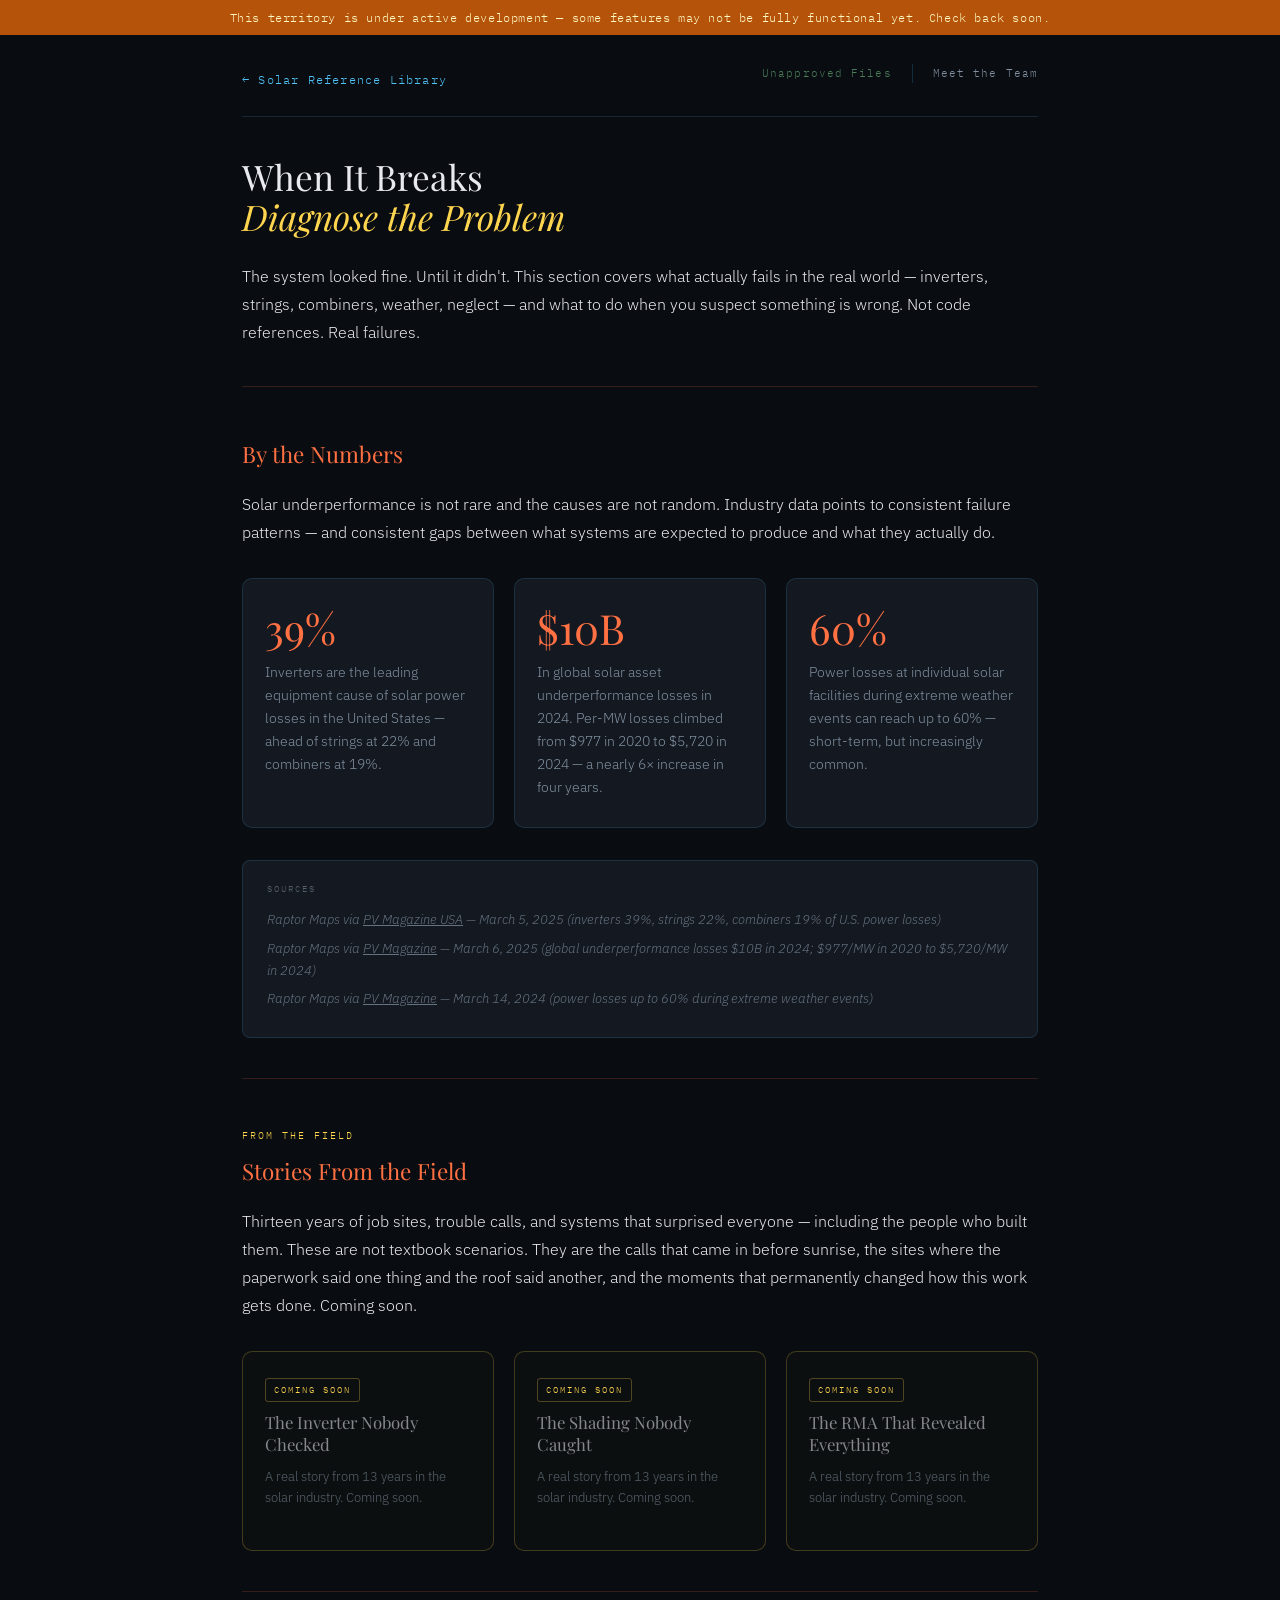
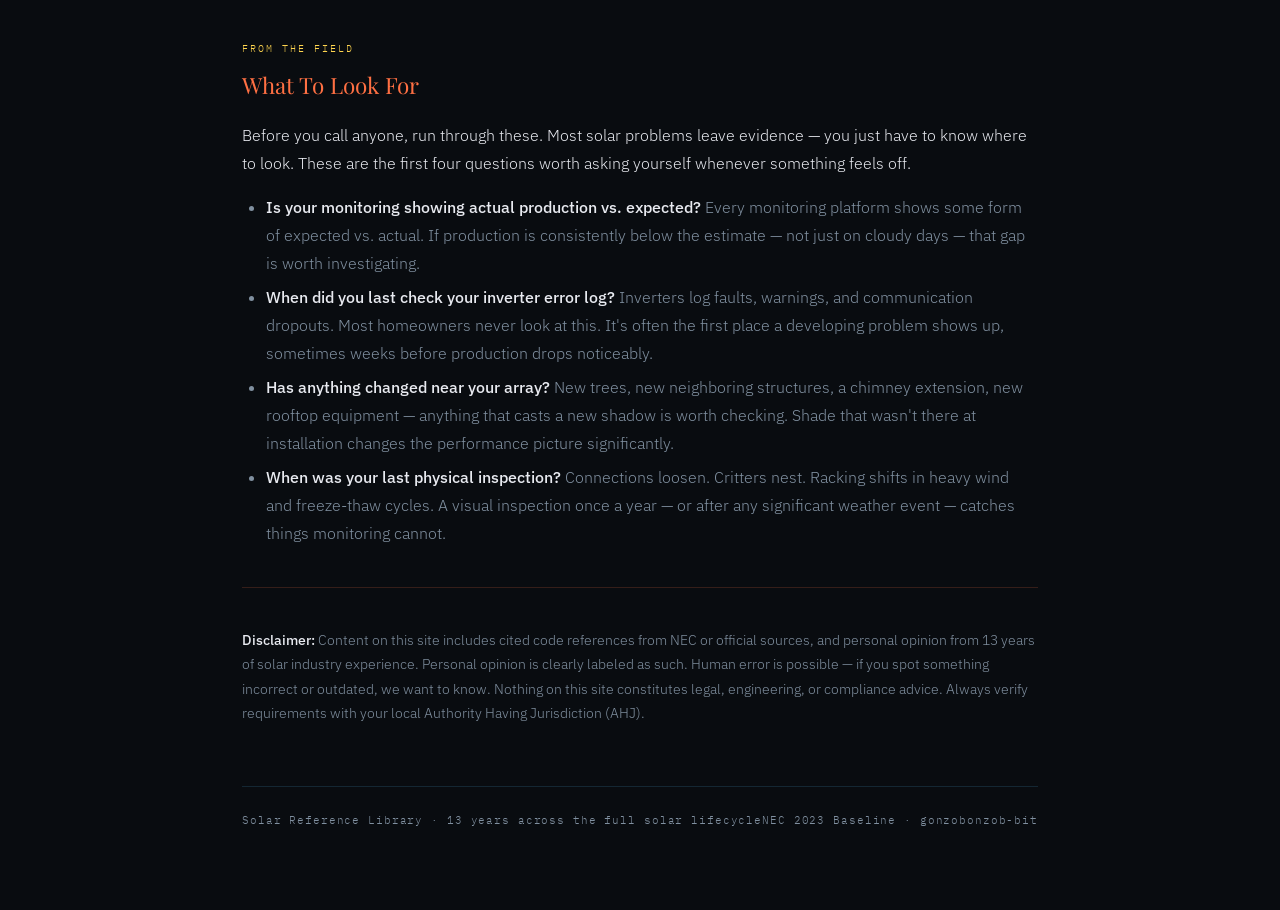
<file: when-it-breaks.html>
<!DOCTYPE html>
<html lang="en">
<head>
  <meta charset="UTF-8">
  <meta name="viewport" content="width=device-width, initial-scale=1.0">
  <title>When It Breaks | Solar Reference</title>
  <link rel="stylesheet" href="style.css">
  <style>
    main h2 { color: var(--hell-warm); }
    main h3 { color: #e8704a; font-family: 'IBM Plex Mono', monospace; }
    main blockquote { border-left-color: var(--hell-warm); color: var(--hell-warm); }
    main hr { border-top-color: rgba(255,112,67,0.18); }

    .stat-grid {
      display: grid;
      grid-template-columns: repeat(3, 1fr);
      gap: 20px;
      margin: 32px 0;
    }

    .stat-card {
      background: var(--mid);
      border: 1px solid var(--border);
      border-radius: 10px;
      padding: 28px 22px;
    }

    .stat-number {
      font-family: 'Playfair Display', serif;
      font-size: 2.6rem;
      font-weight: 400;
      color: var(--hell-warm);
      line-height: 1;
      margin-bottom: 12px;
    }

    .stat-label {
      font-size: 0.85rem;
      line-height: 1.7;
      color: var(--text-dim);
    }

    .coming-soon-grid {
      display: grid;
      grid-template-columns: repeat(3, 1fr);
      gap: 20px;
      margin: 32px 0;
    }

    .coming-soon-card {
      border: 1px solid rgba(255,213,79,0.22);
      border-radius: 10px;
      padding: 26px 22px;
      background: rgba(255,213,79,0.015);
      display: flex;
      flex-direction: column;
      gap: 10px;
    }

    .cs-badge {
      display: inline-block;
      font-family: 'IBM Plex Mono', monospace;
      font-size: 9px;
      letter-spacing: 0.22em;
      text-transform: uppercase;
      color: var(--purgatory);
      border: 1px solid rgba(255,213,79,0.28);
      border-radius: 3px;
      padding: 3px 8px;
      width: fit-content;
    }

    .cs-title {
      font-family: 'Playfair Display', serif;
      font-size: 1.05rem;
      color: var(--text);
      opacity: 0.55;
      line-height: 1.3;
    }

    .cs-desc {
      font-size: 0.8rem;
      line-height: 1.65;
      color: var(--text-dim);
      opacity: 0.65;
    }

    .sources-block {
      background: var(--mid);
      border: 1px solid var(--border);
      border-radius: 8px;
      padding: 20px 24px;
      margin: 28px 0 0;
    }

    .sources-label {
      font-family: 'IBM Plex Mono', monospace;
      font-size: 9px;
      letter-spacing: 0.22em;
      text-transform: uppercase;
      color: var(--text-dim);
      opacity: 0.6;
      margin-bottom: 12px;
    }

    .sources-block .citation {
      margin-bottom: 6px;
      margin-top: 0;
      display: block;
      font-style: italic;
      font-size: 0.8rem;
      color: var(--text-dim);
      opacity: 0.75;
    }

    .sources-block .citation a { color: var(--text-dim); text-decoration: underline; }
    .sources-block .citation a:hover { color: var(--heaven); }

    @media (max-width: 640px) {
      .stat-grid { grid-template-columns: 1fr; }
      .coming-soon-grid { grid-template-columns: 1fr; }
    }
  </style>
</head>
<body>

  <div class="site-banner">This territory is under active development — some features may not be fully functional yet. Check back soon.</div>

  <header class="site-header">
    <button class="nav-toggle" aria-label="Menu" onclick="this.closest('.site-header').classList.toggle('nav-open')"><span></span><span></span><span></span></button>
    <div class="nav-content">
      <div class="nav-right">
        <a href="the-unapproved-files.html" class="nav-xfiles">Unapproved Files</a>
        <a href="team.html">Meet the Team</a>
      </div>
      <a href="index.html">← Solar Reference Library</a>
    </div>
  </header>

  <main>
    <h1>When It Breaks<br><em>Diagnose the Problem</em></h1>
    <p>The system looked fine. Until it didn't. This section covers what actually fails in the real world — inverters, strings, combiners, weather, neglect — and what to do when you suspect something is wrong. Not code references. Real failures.</p>

    <hr>

    <h2>By the Numbers</h2>

    <p>Solar underperformance is not rare and the causes are not random. Industry data points to consistent failure patterns — and consistent gaps between what systems are expected to produce and what they actually do.</p>

    <div class="stat-grid">
      <div class="stat-card">
        <div class="stat-number">39%</div>
        <div class="stat-label">Inverters are the leading equipment cause of solar power losses in the United States — ahead of strings at 22% and combiners at 19%.</div>
      </div>
      <div class="stat-card">
        <div class="stat-number">$10B</div>
        <div class="stat-label">In global solar asset underperformance losses in 2024. Per-MW losses climbed from $977 in 2020 to $5,720 in 2024 — a nearly 6× increase in four years.</div>
      </div>
      <div class="stat-card">
        <div class="stat-number">60%</div>
        <div class="stat-label">Power losses at individual solar facilities during extreme weather events can reach up to 60% — short-term, but increasingly common.</div>
      </div>
    </div>

    <div class="sources-block">
      <div class="sources-label">Sources</div>
      <span class="citation">Raptor Maps via <a href="https://pv-magazine-usa.com" target="_blank" rel="noopener">PV Magazine USA</a> — March 5, 2025 (inverters 39%, strings 22%, combiners 19% of U.S. power losses)</span>
      <span class="citation">Raptor Maps via <a href="https://pv-magazine.com" target="_blank" rel="noopener">PV Magazine</a> — March 6, 2025 (global underperformance losses $10B in 2024; $977/MW in 2020 to $5,720/MW in 2024)</span>
      <span class="citation">Raptor Maps via <a href="https://pv-magazine.com" target="_blank" rel="noopener">PV Magazine</a> — March 14, 2024 (power losses up to 60% during extreme weather events)</span>
    </div>

    <hr>

    <p class="field-tag">From the Field</p>
    <h2>Stories From the Field</h2>

    <p>Thirteen years of job sites, trouble calls, and systems that surprised everyone — including the people who built them. These are not textbook scenarios. They are the calls that came in before sunrise, the sites where the paperwork said one thing and the roof said another, and the moments that permanently changed how this work gets done. Coming soon.</p>

    <div class="coming-soon-grid">

      <div class="coming-soon-card">
        <span class="cs-badge">Coming Soon</span>
        <div class="cs-title">The Inverter Nobody Checked</div>
        <p class="cs-desc">A real story from 13 years in the solar industry. Coming soon.</p>
      </div>

      <div class="coming-soon-card">
        <span class="cs-badge">Coming Soon</span>
        <div class="cs-title">The Shading Nobody Caught</div>
        <p class="cs-desc">A real story from 13 years in the solar industry. Coming soon.</p>
      </div>

      <div class="coming-soon-card">
        <span class="cs-badge">Coming Soon</span>
        <div class="cs-title">The RMA That Revealed Everything</div>
        <p class="cs-desc">A real story from 13 years in the solar industry. Coming soon.</p>
      </div>

    </div>

    <hr>

    <p class="field-tag">From the Field</p>
    <h2>What To Look For</h2>

    <p>Before you call anyone, run through these. Most solar problems leave evidence — you just have to know where to look. These are the first four questions worth asking yourself whenever something feels off.</p>

    <ul>
      <li><strong>Is your monitoring showing actual production vs. expected?</strong> Every monitoring platform shows some form of expected vs. actual. If production is consistently below the estimate — not just on cloudy days — that gap is worth investigating.</li>
      <li><strong>When did you last check your inverter error log?</strong> Inverters log faults, warnings, and communication dropouts. Most homeowners never look at this. It's often the first place a developing problem shows up, sometimes weeks before production drops noticeably.</li>
      <li><strong>Has anything changed near your array?</strong> New trees, new neighboring structures, a chimney extension, new rooftop equipment — anything that casts a new shadow is worth checking. Shade that wasn't there at installation changes the performance picture significantly.</li>
      <li><strong>When was your last physical inspection?</strong> Connections loosen. Critters nest. Racking shifts in heavy wind and freeze-thaw cycles. A visual inspection once a year — or after any significant weather event — catches things monitoring cannot.</li>
    </ul>

    <hr>

    <p style="color:var(--text-dim);font-size:0.875rem;margin-top:0;">
      <strong style="color:var(--text);">Disclaimer:</strong> Content on this site includes cited code references from NEC or official sources, and personal opinion from 13 years of solar industry experience. Personal opinion is clearly labeled as such. Human error is possible — if you spot something incorrect or outdated, we want to know. Nothing on this site constitutes legal, engineering, or compliance advice. Always verify requirements with your local Authority Having Jurisdiction (AHJ).
    </p>
  </main>

  <footer class="site-footer">
    <span>Solar Reference Library · 13 years across the full solar lifecycle</span>
    <span>NEC 2023 Baseline · gonzobonzob-bit</span>
  </footer>

</body>
</html>
</file>
<file: style.css>
@import url('https://fonts.googleapis.com/css2?family=Playfair+Display:ital,wght@0,400;0,700;1,400&family=IBM+Plex+Mono:wght@300;400&family=IBM+Plex+Sans:wght@300;400;500&display=swap');

:root {
  --heaven: #4fc3f7;
  --heaven-deep: #0a3d5c;
  --hell-warm: #ff7043;
  --hell-deep: #1a0a00;
  --purgatory: #ffd54f;
  --purgatory-glow: #fff8e1;
  --spark: #e0f7fa;
  --dark: #090c10;
  --mid: #141820;
  --text: #e8eaf0;
  --text-dim: #8090a0;
  --border: rgba(79,195,247,0.15);
  --amber: #b45309;
  --amber-light: #fef9c3;
}

* { margin: 0; padding: 0; box-sizing: border-box; }

body {
  background: var(--dark);
  color: var(--text);
  font-family: 'IBM Plex Sans', sans-serif;
  font-weight: 300;
  line-height: 1.75;
  overflow-x: hidden;
  max-width: 860px;
  margin: 0 auto;
  padding: 64px 32px 80px; /* top clears the fixed banner (~34px) + breathing room */
}

/* BANNER */
.site-banner {
  background: var(--amber);
  color: var(--amber-light);
  text-align: center;
  padding: 7px 16px;
  font-family: 'IBM Plex Mono', monospace;
  font-size: 12px;
  letter-spacing: 0.05em;
  position: fixed;
  top: 0; left: 0; right: 0;
  z-index: 100;
}

/* HEADER */
.site-header {
  border-bottom: 1px solid var(--border);
  padding-bottom: 24px;
  margin-bottom: 40px;
}

.site-header a {
  font-family: 'IBM Plex Mono', monospace;
  font-size: 12px;
  color: var(--heaven);
  text-decoration: none;
  letter-spacing: 0.1em;
}

.site-header a:hover { text-decoration: underline; }

/* FOOTER */
.site-footer {
  border-top: 1px solid var(--border);
  padding-top: 24px;
  margin-top: 60px;
  font-family: 'IBM Plex Mono', monospace;
  font-size: 11px;
  color: var(--text-dim);
  letter-spacing: 0.08em;
  display: flex;
  justify-content: space-between;
}

/* HEADINGS */
h1, h2, h3, h4 {
  font-family: 'Playfair Display', serif;
  font-weight: 400;
  color: var(--text);
}

h1 { font-size: 2.2rem; line-height: 1.15; margin-bottom: 24px; }
h2 { font-size: 1.4rem; margin-top: 48px; margin-bottom: 16px; color: var(--heaven); }
h3 { font-size: 1.1rem; margin-top: 32px; margin-bottom: 12px; color: var(--purgatory); font-family: 'IBM Plex Mono', monospace; font-weight: 400; }
h4 { font-size: 0.95rem; margin-top: 24px; margin-bottom: 8px; color: var(--text-dim); font-family: 'IBM Plex Mono', monospace; }

hr {
  border: none;
  border-top: 1px solid var(--border);
  margin: 40px 0;
}

p { margin-bottom: 16px; }

a { color: var(--heaven); text-decoration: none; }
a:hover { text-decoration: underline; }

/* CODE */
code {
  font-family: 'IBM Plex Mono', monospace;
  font-size: 0.88em;
  background: rgba(79,195,247,0.07);
  border: 1px solid var(--border);
  border-radius: 4px;
  padding: 2px 6px;
  color: var(--heaven);
}

pre {
  background: var(--mid);
  border: 1px solid var(--border);
  border-radius: 8px;
  padding: 20px;
  overflow-x: auto;
  margin: 24px 0;
}

pre code {
  background: none;
  border: none;
  padding: 0;
  color: var(--text);
  font-size: 0.85rem;
  line-height: 1.6;
}

/* TABLES */
table {
  width: 100%;
  border-collapse: collapse;
  margin: 24px 0;
  font-size: 0.88rem;
}

th {
  font-family: 'IBM Plex Mono', monospace;
  font-weight: 400;
  font-size: 0.78rem;
  letter-spacing: 0.1em;
  text-transform: uppercase;
  color: var(--heaven);
  border-bottom: 1px solid var(--border);
  padding: 10px 14px;
  text-align: left;
}

td {
  padding: 10px 14px;
  border-bottom: 1px solid rgba(79,195,247,0.06);
  color: var(--text-dim);
}

tr:last-child td { border-bottom: none; }
tr:hover td { color: var(--text); background: rgba(255,255,255,0.02); }

/* BLOCKQUOTE */
blockquote {
  border-left: 2px solid var(--purgatory);
  margin: 24px 0;
  padding: 4px 20px;
  font-family: 'Playfair Display', serif;
  font-style: italic;
  color: var(--purgatory);
  line-height: 1.7;
}

/* LISTS */
ul, ol {
  padding-left: 24px;
  margin-bottom: 16px;
  color: var(--text-dim);
}

li { margin-bottom: 6px; }
li strong { color: var(--text); font-weight: 500; }

/* STRONG / EM */
strong { color: var(--text); font-weight: 500; }
em { color: var(--purgatory); font-style: italic; }

/* NAV RIGHT — top-right link group in site-header */
.nav-right {
  float: right;
  display: flex;
  gap: 20px;
  align-items: center;
}

.nav-right a {
  font-family: 'IBM Plex Mono', monospace;
  font-size: 11px;
  letter-spacing: 0.1em;
  color: var(--text-dim);
  text-decoration: none;
}

.nav-right a:hover { color: var(--heaven); text-decoration: none; }

.nav-right a + a {
  border-left: 1px solid rgba(79, 195, 247, 0.18);
  padding-left: 20px;
}

.nav-right a.nav-xfiles { color: #4a7c59; }
.nav-right a.nav-xfiles:hover { color: #6aad7e; }

@media (max-width: 768px) {
  .nav-right {
    float: none;
    flex-direction: column;
    gap: 14px;
  }
}

/* HAMBURGER / MOBILE NAV */
.nav-toggle {
  display: none;
  background: none;
  border: 1px solid var(--border);
  border-radius: 4px;
  padding: 5px 8px;
  cursor: pointer;
  flex-direction: column;
  gap: 4px;
  float: right;
  margin-left: 12px;
}

.nav-toggle span {
  display: block;
  width: 18px;
  height: 1.5px;
  background: var(--text-dim);
  transition: transform 0.2s, opacity 0.2s, background 0.2s;
}

.nav-toggle:hover span { background: var(--heaven); }

.site-header.nav-open .nav-toggle span:nth-child(1) { transform: translateY(5.5px) rotate(45deg); }
.site-header.nav-open .nav-toggle span:nth-child(2) { opacity: 0; }
.site-header.nav-open .nav-toggle span:nth-child(3) { transform: translateY(-5.5px) rotate(-45deg); }

.nav-content { display: block; }
.nav-content::after { content: ''; display: table; clear: both; }

@media (max-width: 768px) {
  .nav-toggle { display: flex; }

  .nav-content {
    display: none;
    flex-direction: column;
    gap: 14px;
    padding-top: 14px;
    margin-top: 12px;
    border-top: 1px solid var(--border);
  }

  .site-header.nav-open .nav-content { display: flex; }

  .nav-content a {
    float: none !important;
    font-family: 'IBM Plex Mono', monospace !important;
    font-size: 13px !important;
    letter-spacing: 0.08em;
    color: var(--text-dim) !important;
    text-decoration: none;
    display: block;
  }

  .nav-content a:hover { color: var(--heaven) !important; text-decoration: none; }

  /* hide breadcrumb separators and current-page label on mobile */
  .nav-content span { display: none; }

  /* banner: return to normal flow on mobile so wrapping text can't overlap content */
  .site-banner {
    position: static;
  }

  /* reset top padding — banner is now in-flow, not fixed */
  body {
    padding-top: 20px;
  }
}

/* FROM THE FIELD TAG */
.field-tag {
  font-family: 'IBM Plex Mono', monospace;
  font-size: 10px;
  letter-spacing: 0.2em;
  text-transform: uppercase;
  color: var(--purgatory);
  margin-top: 48px;
  margin-bottom: 8px;
}

.field-tag + h2 { margin-top: 0; }

/* CITATION CLASSES */
.citation {
  display: block;
  font-style: italic;
  font-size: 0.8rem;
  color: var(--text-dim);
  margin-top: -8px;
  margin-bottom: 16px;
  opacity: 0.75;
}

.citation a { color: var(--text-dim); text-decoration: underline; }
.citation a:hover { color: var(--heaven); }

.from-the-field {
  display: inline-block;
  font-family: 'IBM Plex Mono', monospace;
  font-size: 10px;
  letter-spacing: 0.2em;
  text-transform: uppercase;
  color: var(--purgatory);
  border: 1px solid rgba(255,213,79,0.3);
  border-radius: 3px;
  padding: 2px 7px;
  margin-bottom: 12px;
}

.nec-ref {
  font-family: 'IBM Plex Mono', monospace;
  font-size: 0.8em;
  color: var(--heaven);
  background: rgba(79,195,247,0.07);
  border: 1px solid var(--border);
  border-radius: 3px;
  padding: 1px 6px;
  white-space: nowrap;
}
</file>
<file: tools/120-calc-archive/styles.css>
@import url('https://fonts.googleapis.com/css2?family=IBM+Plex+Mono:wght@300;400;500&family=IBM+Plex+Sans:wght@300;400&display=swap');

:root {
  --bg:          #090c10;
  --surface:     #111620;
  --surface-hi:  #18202c;
  --border:      rgba(79,195,247,0.13);
  --border-hi:   rgba(79,195,247,0.26);
  --text:        #e8eaf0;
  --text-2:      #7a8fa0;
  --text-3:      rgba(122,143,160,0.45);
  --sky:         #4fc3f7;
  --gold:        #F5A623;
  --gold-dim:    rgba(245,166,35,0.07);
  --gold-border: rgba(245,166,35,0.28);
  --pass:        #4ade80;
  --pass-dim:    rgba(74,222,128,0.07);
  --pass-border: rgba(74,222,128,0.26);
  --fail:        #f87171;
  --fail-dim:    rgba(248,113,113,0.07);
  --fail-border: rgba(248,113,113,0.26);
  --warn:        #fbbf24;
  --warn-dim:    rgba(251,191,36,0.07);
  --warn-border: rgba(251,191,36,0.26);
}

* { margin: 0; padding: 0; box-sizing: border-box; }

body {
  background: var(--bg);
  color: var(--text);
  font-family: 'IBM Plex Mono', monospace;
  font-weight: 300;
  font-size: 14px;
  line-height: 1.6;
  min-height: 100vh;
}

.hidden { display: none !important; }

/* ─── PAGE SHELL ─────────────────────────────────────────────── */

.page {
  max-width: 780px;
  margin: 0 auto;
  padding: 52px 32px 80px;
}

/* ─── PAGE HEADER ─────────────────────────────────────────────── */

.page-header {
  margin-bottom: 32px;
  padding-bottom: 24px;
  border-bottom: 1px solid var(--border);
}

.page-title {
  font-size: 1.6rem;
  font-weight: 400;
  color: var(--text);
  letter-spacing: -0.015em;
  line-height: 1.2;
  margin-bottom: 5px;
}

.page-sub {
  font-size: 11px;
  letter-spacing: 0.14em;
  color: var(--sky);
  text-transform: uppercase;
}

/* ─── CONTROLS ROW ────────────────────────────────────────────── */

.controls-row {
  display: flex;
  flex-wrap: wrap;
  gap: 28px 40px;
  align-items: flex-start;
  margin-bottom: 14px;
}

.control-group {
  display: flex;
  flex-direction: column;
  gap: 7px;
}

.control-label {
  font-size: 9px;
  letter-spacing: 0.22em;
  text-transform: uppercase;
  color: var(--text-2);
}

/* ─── PILL TOGGLES ────────────────────────────────────────────── */

.pill-group {
  display: inline-flex;
  background: var(--surface);
  border: 1px solid var(--border);
  border-radius: 6px;
  overflow: hidden;
}

.pill-group button {
  padding: 7px 15px;
  background: none;
  border: none;
  color: var(--text-2);
  font-family: 'IBM Plex Mono', monospace;
  font-size: 12px;
  font-weight: 300;
  letter-spacing: 0.05em;
  cursor: pointer;
  pointer-events: auto;
  transition: background 0.12s, color 0.12s;
  line-height: 1;
}

.pill-group button + button {
  border-left: 1px solid var(--border);
}

.pill-group button.active {
  background: var(--gold);
  color: #09100a;
  font-weight: 400;
}

.pill-group button:not(.active):hover {
  background: rgba(255,255,255,0.04);
  color: var(--text);
}

/* ─── VERSION BANNER ─────────────────────────────────────────── */

.version-banner {
  background: var(--gold-dim);
  border-left: 2px solid var(--gold);
  padding: 9px 14px;
  font-size: 11px;
  line-height: 1.68;
  color: var(--text-2);
  border-radius: 0 3px 3px 0;
  margin-bottom: 24px;
}

/* ─── SUPPLY-SIDE NOTE ───────────────────────────────────────── */

.supply-note {
  background: rgba(79,195,247,0.04);
  border: 1px solid var(--border);
  border-left: 2px solid var(--sky);
  border-radius: 0 6px 6px 0;
  padding: 16px 20px;
  margin-bottom: 0;
}

.supply-note strong {
  display: block;
  font-size: 12px;
  font-weight: 400;
  color: var(--sky);
  letter-spacing: 0.06em;
  margin-bottom: 8px;
}

.supply-note p {
  font-size: 12px;
  line-height: 1.75;
  color: var(--text-2);
  font-family: 'IBM Plex Sans', sans-serif;
  font-weight: 300;
}

/* ─── INPUTS ─────────────────────────────────────────────────── */

.inputs-grid {
  display: grid;
  grid-template-columns: 1fr 1fr;
  gap: 20px;
}

.input-block label {
  display: block;
  font-size: 9px;
  letter-spacing: 0.2em;
  text-transform: uppercase;
  color: var(--text-2);
  margin-bottom: 7px;
}

.num-input {
  width: 100%;
  background: var(--surface);
  border: 1px solid var(--border);
  border-radius: 5px;
  padding: 11px 14px;
  color: var(--text);
  font-family: 'IBM Plex Mono', monospace;
  font-size: 1.2rem;
  font-weight: 300;
  outline: none;
  transition: border-color 0.14s, background 0.14s;
  -moz-appearance: textfield;
}

.num-input::-webkit-outer-spin-button,
.num-input::-webkit-inner-spin-button { -webkit-appearance: none; }

.num-input:focus {
  border-color: var(--gold);
  background: var(--surface-hi);
}

.num-input::placeholder {
  color: var(--text-3);
  font-size: 0.88rem;
}

/* ─── CHIPS ──────────────────────────────────────────────────── */

.chips {
  display: flex;
  flex-wrap: wrap;
  gap: 4px;
  margin-top: 7px;
}

.chip {
  padding: 2px 8px;
  background: none;
  border: 1px solid rgba(79,195,247,0.1);
  border-radius: 3px;
  color: var(--text-2);
  font-family: 'IBM Plex Mono', monospace;
  font-size: 11px;
  cursor: pointer;
  pointer-events: auto;
  transition: color 0.12s, border-color 0.12s, background 0.12s;
  line-height: 1.5;
}

.chip:hover {
  color: var(--gold);
  border-color: var(--gold-border);
  background: var(--gold-dim);
}

/* ─── RESULTS CARD ───────────────────────────────────────────── */

.results-card {
  background: var(--surface);
  border: 1px solid var(--border);
  border-radius: 8px;
  overflow: hidden;
  margin-top: 24px;
}

.results-head {
  display: flex;
  align-items: center;
  padding: 11px 20px;
  border-bottom: 1px solid var(--border);
  transition: background 0.15s, border-color 0.15s;
}

.results-head.pass {
  background: var(--pass-dim);
  border-bottom-color: var(--pass-border);
}

.results-head.fail {
  background: var(--fail-dim);
  border-bottom-color: var(--fail-border);
}

.status-badge {
  font-size: 11px;
  font-weight: 400;
  letter-spacing: 0.2em;
  padding: 3px 12px;
  border-radius: 3px;
  text-transform: uppercase;
}

.status-badge.pass {
  color: var(--pass);
  background: var(--pass-dim);
  border: 1px solid var(--pass-border);
}

.status-badge.fail {
  color: var(--fail);
  background: var(--fail-dim);
  border: 1px solid var(--fail-border);
}

.results-body {
  padding: 20px 24px 24px;
}

/* ─── ALERTS ─────────────────────────────────────────────────── */

.alert {
  padding: 10px 14px;
  font-size: 11px;
  line-height: 1.65;
  border-radius: 0 4px 4px 0;
  margin: 10px 0;
  letter-spacing: 0.01em;
}

.alert-fail {
  background: var(--fail-dim);
  border: 1px solid var(--fail-border);
  border-left: 3px solid var(--fail);
  color: var(--fail);
}

.alert-warn {
  background: var(--warn-dim);
  border: 1px solid var(--warn-border);
  border-left: 3px solid var(--warn);
  color: var(--warn);
}

.alert-ok {
  background: var(--pass-dim);
  border: 1px solid var(--pass-border);
  border-left: 3px solid var(--pass);
  color: var(--pass);
}

/* ─── CALC ROWS ──────────────────────────────────────────────── */

.calc-row {
  display: flex;
  justify-content: space-between;
  align-items: baseline;
  padding: 12px 0;
  border-bottom: 1px solid rgba(79,195,247,0.05);
  gap: 16px;
}

.lbl {
  font-family: 'IBM Plex Sans', sans-serif;
  font-size: 13px;
  color: var(--text-2);
  font-weight: 300;
  flex: 1;
}

.val {
  font-size: 1.4rem;
  color: var(--gold);
  white-space: nowrap;
  flex-shrink: 0;
}

.val-sm {
  font-size: 1.1rem;
  color: var(--gold);
  white-space: nowrap;
  flex-shrink: 0;
}

/* ─── RULE / CODE NOTES ──────────────────────────────────────── */

.rule-note {
  font-size: 10px;
  line-height: 1.8;
  color: var(--text-2);
  padding: 11px 0 8px;
  border-bottom: 1px solid rgba(79,195,247,0.05);
  opacity: 0.72;
}

.code-note {
  font-size: 10px;
  line-height: 1.8;
  color: var(--text-2);
  padding: 8px 12px;
  border-left: 2px solid rgba(79,195,247,0.15);
  margin: 10px 0;
  opacity: 0.72;
}

/* ─── SUBSECTIONS ────────────────────────────────────────────── */

.sub-title {
  display: flex;
  align-items: center;
  gap: 12px;
  margin: 22px 0 12px;
  font-size: 9px;
  letter-spacing: 0.22em;
  text-transform: uppercase;
  color: var(--gold);
}

.sub-title::after {
  content: '';
  flex: 1;
  height: 1px;
  background: var(--gold-border);
}

/* ─── OPTIONAL INLINE INPUTS ─────────────────────────────────── */

.opt-row {
  margin: 12px 0 10px;
}

.opt-row label {
  display: block;
  font-size: 9px;
  letter-spacing: 0.2em;
  text-transform: uppercase;
  color: var(--text-2);
  margin-bottom: 6px;
  opacity: 0.8;
}

.inline-input {
  display: block;
  width: 200px;
  background: var(--bg);
  border: 1px solid var(--border);
  border-radius: 4px;
  padding: 7px 11px;
  color: var(--text);
  font-family: 'IBM Plex Mono', monospace;
  font-size: 0.95rem;
  font-weight: 300;
  outline: none;
  transition: border-color 0.14s;
  -moz-appearance: textfield;
}

.inline-input::-webkit-outer-spin-button,
.inline-input::-webkit-inner-spin-button { -webkit-appearance: none; }

.inline-input:focus { border-color: var(--gold); }

.inline-input::placeholder {
  color: var(--text-3);
  font-size: 0.85rem;
}

/* ─── CITATION BAR ───────────────────────────────────────────── */

.citation-bar {
  display: flex;
  align-items: center;
  gap: 10px;
  padding-top: 14px;
  border-top: 1px solid rgba(79,195,247,0.05);
  margin-top: 10px;
}

.citation-lbl {
  font-size: 9px;
  letter-spacing: 0.15em;
  text-transform: uppercase;
  color: var(--text-2);
  opacity: 0.55;
}

.citation-val {
  font-size: 11px;
  color: var(--sky);
  background: rgba(79,195,247,0.07);
  border: 1px solid var(--border);
  border-radius: 3px;
  padding: 2px 8px;
}

/* ─── ZONE DIVIDER ───────────────────────────────────────────── */

.zone-divider {
  border: none;
  border-top: 1px solid var(--border);
  margin: 48px 0 24px;
}

.zone-lbl {
  font-size: 9px;
  letter-spacing: 0.28em;
  text-transform: uppercase;
  color: var(--text-2);
  margin-bottom: 14px;
  opacity: 0.5;
}

/* ─── EXPANSION PANELS ───────────────────────────────────────── */

.panel {
  border: 1px solid var(--border);
  border-radius: 5px;
  margin-bottom: 7px;
  overflow: hidden;
  transition: opacity 0.2s;
}

.panel.locked,
.panel.ver-off {
  opacity: 0.34;
}

.panel-head {
  display: flex;
  align-items: center;
  justify-content: space-between;
  padding: 13px 18px;
  background: var(--surface);
  gap: 12px;
  user-select: none;
  transition: background 0.12s;
}

.panel:not(.locked):not(.ver-off) .panel-head { cursor: pointer; }

.panel:not(.locked):not(.ver-off) .panel-head:hover {
  background: var(--surface-hi);
}

.panel:not(.locked):not(.ver-off) .panel-head:hover .panel-icon {
  color: var(--gold);
}

.panel-left {
  display: flex;
  align-items: center;
  gap: 10px;
  flex: 1;
  min-width: 0;
}

.panel-icon {
  font-size: 15px;
  color: var(--text-2);
  transition: transform 0.2s ease, color 0.12s;
  flex-shrink: 0;
  width: 15px;
  text-align: center;
  line-height: 1;
  display: inline-block;
}

.panel.open .panel-icon {
  transform: rotate(45deg);
  color: var(--gold);
}

.panel-name {
  font-size: 12px;
  color: var(--text);
  white-space: nowrap;
  letter-spacing: 0.02em;
}

.panel-sub {
  font-size: 10px;
  color: var(--text-2);
  white-space: nowrap;
}

.panel-ref {
  font-size: 10px;
  color: var(--sky);
  background: rgba(79,195,247,0.07);
  border: 1px solid var(--border);
  border-radius: 3px;
  padding: 2px 7px;
  white-space: nowrap;
  flex-shrink: 0;
}

.panel-badge {
  font-size: 10px;
  color: var(--text-2);
  border: 1px solid rgba(122,143,160,0.2);
  border-radius: 3px;
  padding: 2px 7px;
  white-space: nowrap;
  letter-spacing: 0.03em;
}

.panel-body {
  max-height: 0;
  overflow: hidden;
  transition: max-height 0.28s ease, padding 0.28s ease;
  background: var(--bg);
  padding: 0 18px;
}

.panel.open .panel-body {
  max-height: 3000px;
  padding: 18px;
}

.panel-placeholder {
  font-size: 11px;
  color: var(--text-2);
  line-height: 1.7;
  opacity: 0.5;
  letter-spacing: 0.02em;
}

/* ─── FOOTER ─────────────────────────────────────────────────── */

.page-footer {
  border-top: 1px solid var(--border);
  margin-top: 60px;
  padding-top: 22px;
}

.footer-text {
  font-size: 10px;
  letter-spacing: 0.08em;
  color: var(--text-2);
  text-align: center;
  opacity: 0.42;
  line-height: 1.8;
}

/* ─── SECONDARY CONTROLS ROW ─────────────────────────────────── */

.controls-row-sub {
  margin-top: 4px;
  padding-top: 14px;
  border-top: 1px solid var(--border);
}

/* ─── SELECT INPUT ───────────────────────────────────────────── */

.select-input {
  width: 100%;
  background: var(--surface);
  border: 1px solid var(--border);
  border-radius: 5px;
  padding: 11px 14px;
  color: var(--text);
  font-family: 'IBM Plex Mono', monospace;
  font-size: 0.95rem;
  font-weight: 300;
  outline: none;
  cursor: pointer;
  transition: border-color 0.14s;
  appearance: none;
  background-image: url("data:image/svg+xml,%3Csvg xmlns='http://www.w3.org/2000/svg' width='10' height='6' fill='none'%3E%3Cpath d='M1 1l4 4 4-4' stroke='%234fc3f7' stroke-width='1.5' stroke-linecap='round' stroke-linejoin='round'/%3E%3C/svg%3E");
  background-repeat: no-repeat;
  background-position: right 14px center;
  padding-right: 36px;
}

.select-input:focus { border-color: var(--gold); }

/* option elements need explicit colors — CSS vars don't reliably apply inside native dropdown */
select option,
.select-input option,
.p2-select option {
  background-color: #111620;
  color: #e8eaf0;
}

/* optgroup labels */
select optgroup {
  background-color: #111620;
  color: #7a8fa0;
}

.select-sub {
  margin-top: 7px;
  font-size: 10px;
  line-height: 1.85;
  color: var(--text-2);
  opacity: 0.65;
}

.select-sub span {
  color: var(--sky);
}

/* ─── SUB PANEL ──────────────────────────────────────────────── */

.sub-panel-config-note {
  font-size: 11px;
  line-height: 1.75;
  color: var(--text-2);
  background: rgba(79,195,247,0.04);
  border-left: 2px solid var(--sky);
  padding: 9px 14px;
  border-radius: 0 3px 3px 0;
  margin-bottom: 18px;
}

.sub-panel-note {
  font-size: 11px;
  line-height: 1.75;
  color: var(--text-2);
  background: rgba(79,195,247,0.04);
  border-left: 2px solid var(--sky);
  padding: 9px 14px;
  border-radius: 0 3px 3px 0;
  margin-bottom: 14px;
}

.sub-panel-note strong {
  color: var(--sky);
  font-weight: 400;
  display: block;
  margin-bottom: 3px;
}

/* ─── PANEL TYPE BADGE ───────────────────────────────────────── */

.panel-type-badge {
  margin-left: 10px;
  font-size: 10px;
  font-weight: 400;
  letter-spacing: 0.12em;
  color: var(--sky);
  background: rgba(79,195,247,0.08);
  border: 1px solid var(--border);
  border-radius: 3px;
  padding: 2px 8px;
  text-transform: uppercase;
}

/* ─── SIZE NOTE ──────────────────────────────────────────────── */

.size-note {
  font-size: 10px;
  line-height: 1.8;
  color: var(--text-2);
  padding: 8px 12px;
  border-left: 2px solid var(--gold-border);
  background: var(--gold-dim);
  border-radius: 0 3px 3px 0;
  margin: 10px 0;
  opacity: 0.85;
}

/* ─── SUM OF BREAKERS ────────────────────────────────────────── */

.sob-banner {
  background: rgba(79,195,247,0.04);
  border: 1px solid var(--border);
  border-left: 2px solid var(--sky);
  border-radius: 0 6px 6px 0;
  padding: 16px 20px;
  margin-bottom: 22px;
}

.sob-banner-title {
  font-size: 11px;
  font-weight: 400;
  letter-spacing: 0.15em;
  text-transform: uppercase;
  color: var(--sky);
  margin-bottom: 8px;
}

.sob-banner p {
  font-size: 12px;
  line-height: 1.75;
  color: var(--text-2);
  font-family: 'IBM Plex Sans', sans-serif;
  font-weight: 300;
  margin-bottom: 10px;
}

.sob-when-toggle {
  background: none;
  border: 1px solid rgba(79,195,247,0.2);
  border-radius: 3px;
  color: var(--sky);
  font-family: 'IBM Plex Mono', monospace;
  font-size: 11px;
  cursor: pointer;
  padding: 3px 10px;
  transition: background 0.12s;
}

.sob-when-toggle:hover { background: rgba(79,195,247,0.07); }

.sob-when-block {
  margin-top: 12px;
  padding-top: 12px;
  border-top: 1px solid var(--border);
}

.sob-when-block ul {
  list-style: none;
  padding: 0;
  margin: 0;
}

.sob-when-block li {
  font-family: 'IBM Plex Sans', sans-serif;
  font-size: 12px;
  font-weight: 300;
  color: var(--text-2);
  line-height: 1.7;
  padding: 4px 0 4px 16px;
  position: relative;
}

.sob-when-block li::before {
  content: '—';
  position: absolute;
  left: 0;
  color: var(--sky);
  opacity: 0.5;
}

.sob-method-label {
  margin-left: 10px;
  font-size: 10px;
  letter-spacing: 0.12em;
  text-transform: uppercase;
  color: var(--sky);
  opacity: 0.6;
}

.sob-cmp-pass { font-weight: 400; }

.txt-pass { color: var(--pass); }
.txt-fail { color: var(--fail); }

/* ─── BACK-FED LABELING CALLOUT ──────────────────────────────── */

.backfeed-callout {
  background: rgba(245,166,35,0.04);
  border: 1px solid var(--gold-border);
  border-radius: 6px;
  padding: 18px 20px;
  margin: 20px 0 10px;
}

.backfeed-callout-title {
  font-size: 10px;
  font-weight: 400;
  letter-spacing: 0.2em;
  text-transform: uppercase;
  color: var(--gold);
  margin-bottom: 14px;
}

.backfeed-reqs {
  display: flex;
  flex-direction: column;
  gap: 10px;
  margin-bottom: 14px;
}

.backfeed-req {
  display: grid;
  grid-template-columns: 140px 1fr;
  gap: 12px;
  align-items: start;
  padding-bottom: 10px;
  border-bottom: 1px solid rgba(245,166,35,0.08);
}

.backfeed-req:last-child {
  border-bottom: none;
  padding-bottom: 0;
}

.req-ref {
  font-size: 11px;
  font-weight: 400;
  color: var(--gold);
  white-space: nowrap;
  padding-top: 1px;
}

.req-text {
  font-family: 'IBM Plex Sans', sans-serif;
  font-size: 12px;
  font-weight: 300;
  color: var(--text-2);
  line-height: 1.7;
}

.req-text em {
  font-style: normal;
  color: var(--text);
  font-weight: 400;
}

.backfeed-field-note {
  font-family: 'IBM Plex Sans', sans-serif;
  font-size: 11px;
  font-weight: 300;
  color: var(--text-2);
  line-height: 1.8;
  padding: 10px 12px;
  background: rgba(245,166,35,0.05);
  border-left: 2px solid var(--gold-border);
  border-radius: 0 3px 3px 0;
  opacity: 0.85;
}

/* ─── UTILITY vs NEC CONFLICT BANNER ────────────────────────── */

.utility-conflict-banner {
  background: var(--surface);
  border: 1px solid var(--border);
  border-left: 3px solid rgba(251,191,36,0.5);
  border-radius: 0 6px 6px 0;
  padding: 20px 24px;
  margin: 40px 0 0;
}

.ucb-title {
  font-size: 10px;
  font-weight: 400;
  letter-spacing: 0.2em;
  text-transform: uppercase;
  color: var(--warn);
  margin-bottom: 10px;
}

.ucb-body {
  font-family: 'IBM Plex Sans', sans-serif;
  font-size: 12px;
  font-weight: 300;
  line-height: 1.75;
  color: var(--text-2);
  margin-bottom: 14px;
}

.ucb-list-label {
  font-size: 10px;
  letter-spacing: 0.1em;
  text-transform: uppercase;
  color: var(--text-2);
  opacity: 0.6;
  margin-bottom: 8px;
}

.ucb-list {
  list-style: none;
  padding: 0;
  margin: 0 0 14px;
}

.ucb-list li {
  font-family: 'IBM Plex Sans', sans-serif;
  font-size: 12px;
  font-weight: 300;
  color: var(--text-2);
  line-height: 1.7;
  padding: 3px 0 3px 16px;
  position: relative;
}

.ucb-list li::before {
  content: '·';
  position: absolute;
  left: 4px;
  color: var(--warn);
  opacity: 0.6;
}

.ucb-note {
  font-size: 11px;
  line-height: 1.7;
  color: var(--text-2);
  padding: 8px 12px;
  border-left: 2px solid rgba(251,191,36,0.3);
  background: var(--warn-dim);
  border-radius: 0 3px 3px 0;
  opacity: 0.85;
}

/* ─── SUPPLY-SIDE EXPANDED CONTENT ──────────────────────────── */

.supply-note p {
  font-size: 12px;
  line-height: 1.75;
  color: var(--text-2);
  font-family: 'IBM Plex Sans', sans-serif;
  font-weight: 300;
}

.supply-section {
  margin-top: 14px;
  padding-top: 12px;
  border-top: 1px solid rgba(79,195,247,0.1);
}

.supply-section-title {
  font-size: 9px;
  font-weight: 400;
  letter-spacing: 0.2em;
  text-transform: uppercase;
  color: var(--sky);
  margin-bottom: 6px;
}

.supply-section p {
  font-size: 12px;
  line-height: 1.75;
  color: var(--text-2);
  font-family: 'IBM Plex Sans', sans-serif;
  font-weight: 300;
}

.supply-field-note {
  margin-top: 14px;
  padding: 8px 12px;
  border-left: 2px solid rgba(79,195,247,0.3);
  font-size: 11px;
  line-height: 1.75;
  color: var(--text-2);
  font-family: 'IBM Plex Sans', sans-serif;
  font-weight: 300;
  background: rgba(79,195,247,0.03);
  opacity: 0.85;
}

.supply-refs {
  margin-top: 12px;
  font-size: 10px;
  letter-spacing: 0.06em;
  color: var(--sky);
  opacity: 0.55;
}

/* ─── MAIN BREAKER VALIDATION ────────────────────────────────── */

.mb-warning {
  margin-top: 8px;
  padding: 8px 12px;
  font-size: 11px;
  line-height: 1.7;
  border-radius: 0 4px 4px 0;
  font-family: 'IBM Plex Sans', sans-serif;
  font-weight: 300;
}

.mb-warning-amber {
  background: var(--warn-dim);
  border: 1px solid var(--warn-border);
  border-left: 3px solid var(--warn);
  color: var(--warn);
}

.mb-warning-red {
  background: var(--fail-dim);
  border: 1px solid var(--fail-border);
  border-left: 3px solid var(--fail);
  color: var(--fail);
}

/* ─── FAIL GUIDANCE PANEL ────────────────────────────────────── */

.fail-guidance {
  background: var(--warn-dim);
  border: 1px solid var(--warn-border);
  border-left: 3px solid var(--warn);
  border-radius: 0 6px 6px 0;
  margin: 10px 0 14px;
  overflow: hidden;
}

.fail-guidance-toggle {
  display: block;
  width: 100%;
  text-align: left;
  background: none;
  border: none;
  padding: 11px 16px;
  font-family: 'IBM Plex Mono', monospace;
  font-size: 11px;
  font-weight: 400;
  letter-spacing: 0.05em;
  color: var(--warn);
  cursor: pointer;
  transition: background 0.12s;
}

.fail-guidance-toggle:hover { background: rgba(251,191,36,0.05); }

#failGuidanceBody {
  padding: 4px 16px 16px;
  border-top: 1px solid var(--warn-border);
}

.fg-option {
  margin-bottom: 14px;
  padding-bottom: 14px;
  border-bottom: 1px solid rgba(251,191,36,0.1);
}

.fg-option:last-of-type { border-bottom: none; }

.fg-opt-title {
  font-size: 10px;
  font-weight: 400;
  letter-spacing: 0.14em;
  text-transform: uppercase;
  color: var(--warn);
  margin-bottom: 6px;
  margin-top: 10px;
}

.fg-option p, .fg-mpu p {
  font-family: 'IBM Plex Sans', sans-serif;
  font-size: 12px;
  font-weight: 300;
  line-height: 1.75;
  color: var(--text-2);
}

.fg-mpu {
  background: rgba(251,191,36,0.04);
  border: 1px solid rgba(251,191,36,0.12);
  border-radius: 4px;
  padding: 12px 14px;
  margin: 6px 0 14px;
}

.fg-mpu-title {
  font-size: 10px;
  font-weight: 400;
  letter-spacing: 0.14em;
  text-transform: uppercase;
  color: var(--warn);
  margin-bottom: 8px;
}

.fg-mpu ul {
  list-style: none;
  padding: 0;
  margin: 8px 0 0;
}

.fg-mpu li {
  font-family: 'IBM Plex Sans', sans-serif;
  font-size: 12px;
  font-weight: 300;
  color: var(--text-2);
  line-height: 1.75;
  padding: 3px 0 3px 16px;
  position: relative;
}

.fg-mpu li::before {
  content: '—';
  position: absolute;
  left: 0;
  color: var(--warn);
  opacity: 0.5;
}

.fg-mpu li strong { color: var(--text); font-weight: 400; }

.fg-field-note {
  font-family: 'IBM Plex Sans', sans-serif;
  font-size: 11px;
  font-weight: 300;
  color: var(--text-2);
  line-height: 1.75;
  padding: 8px 10px;
  border-left: 2px solid rgba(251,191,36,0.25);
  background: rgba(251,191,36,0.03);
  border-radius: 0 3px 3px 0;
  margin-bottom: 10px;
  opacity: 0.85;
}

.fg-flag {
  font-family: 'IBM Plex Mono', monospace;
  font-size: 11px;
  font-weight: 300;
  color: var(--fail);
  background: var(--fail-dim);
  border: 1px solid var(--fail-border);
  border-left: 3px solid var(--fail);
  border-radius: 0 4px 4px 0;
  padding: 8px 12px;
  line-height: 1.7;
  margin-top: 6px;
}

/* ─── COMBINED CONFIG FAIL ───────────────────────────────────── */

.combined-fail { font-size: 12px; }
.combined-fail strong { font-weight: 500; }

/* ─── QUICK CALC BLOCK ───────────────────────────────────────── */

.quick-calc-block {
  margin-bottom: 0;
}

.qc-output {
  background: var(--surface);
  border: 1px solid var(--border);
  border-radius: 8px;
  padding: 16px 20px 18px;
  margin-top: 16px;
}

.qc-head {
  display: flex;
  align-items: center;
  gap: 12px;
  margin-bottom: 12px;
}

.qc-primary {
  display: flex;
  justify-content: space-between;
  align-items: baseline;
  padding: 10px 0 12px;
  border-bottom: 1px solid rgba(79,195,247,0.06);
  gap: 16px;
}

.qc-label {
  font-family: 'IBM Plex Sans', sans-serif;
  font-size: 13px;
  color: var(--text-2);
  font-weight: 300;
}

.qc-val {
  font-size: 2rem;
  color: var(--gold);
  font-weight: 300;
  letter-spacing: -0.02em;
  white-space: nowrap;
}

.qc-derived {
  display: flex;
  gap: 28px;
  flex-wrap: wrap;
  padding-top: 12px;
}

.qc-item {
  display: flex;
  flex-direction: column;
  gap: 3px;
}

.qc-item-lbl {
  font-size: 9px;
  letter-spacing: 0.18em;
  text-transform: uppercase;
  color: var(--text-2);
  opacity: 0.6;
}

.qc-item-val {
  font-size: 1.2rem;
  color: var(--gold);
  letter-spacing: -0.01em;
}

/* ─── SETTINGS ROW ───────────────────────────────────────────── */

.settings-row {
  border-top: 1px solid var(--border);
  margin-top: 24px;
  padding-top: 18px;
}

.sr-label {
  font-size: 9px;
  letter-spacing: 0.26em;
  text-transform: uppercase;
  color: var(--text-2);
  opacity: 0.4;
  margin-bottom: 14px;
}

.sr-toggles {
  display: flex;
  flex-wrap: wrap;
  gap: 20px 36px;
  align-items: flex-start;
  margin-bottom: 14px;
}

/* ─── CHIP LABEL ─────────────────────────────────────────────── */

.chip-label {
  font-size: 10px;
  letter-spacing: 0.12em;
  text-transform: uppercase;
  color: var(--text-2);
  align-self: center;
  opacity: 0.7;
  font-family: 'IBM Plex Mono', monospace;
}

/* ─── PHASE 2 PANEL INTERNALS ────────────────────────────────── */

.p2-section {
  padding: 4px 0 8px;
}

.p2-title {
  font-size: 9px;
  font-weight: 400;
  letter-spacing: 0.22em;
  text-transform: uppercase;
  color: var(--gold);
  margin-bottom: 14px;
}

.p2-body {
  font-family: 'IBM Plex Sans', sans-serif;
  font-size: 12px;
  font-weight: 300;
  color: var(--text-2);
  line-height: 1.75;
  margin-bottom: 10px;
}

.p2-toggle-row {
  display: flex;
  flex-wrap: wrap;
  gap: 18px 32px;
  align-items: flex-start;
  margin-bottom: 16px;
}

.p2-input-row {
  margin-bottom: 16px;
}

.p2-row-two {
  display: grid;
  grid-template-columns: 1fr 1fr;
  gap: 16px;
  margin-bottom: 16px;
}

.p2-ref-block {
  background: var(--surface);
  border: 1px solid var(--border);
  border-radius: 5px;
  padding: 14px 16px;
  margin-bottom: 14px;
}

.p2-ref-title {
  font-size: 9px;
  font-weight: 400;
  letter-spacing: 0.2em;
  text-transform: uppercase;
  color: var(--sky);
  margin-bottom: 10px;
}

.p2-field-note {
  font-family: 'IBM Plex Sans', sans-serif;
  font-size: 11px;
  font-weight: 300;
  color: var(--text-2);
  line-height: 1.8;
  padding: 9px 12px;
  background: rgba(79,195,247,0.03);
  border-left: 2px solid rgba(79,195,247,0.25);
  border-radius: 0 3px 3px 0;
  margin: 12px 0;
  opacity: 0.85;
}

.p2-code-note {
  font-size: 10px;
  line-height: 1.8;
  color: var(--text-2);
  padding: 8px 12px;
  border-left: 2px solid var(--gold-border);
  background: var(--gold-dim);
  border-radius: 0 3px 3px 0;
  margin: 10px 0;
  opacity: 0.8;
}

.p2-method-lbl {
  font-size: 10px;
  letter-spacing: 0.1em;
  color: var(--text-2);
  margin-left: 10px;
  opacity: 0.65;
}

.p2-list {
  list-style: none;
  padding: 0;
  margin: 0;
}

.p2-list li {
  font-family: 'IBM Plex Sans', sans-serif;
  font-size: 12px;
  font-weight: 300;
  color: var(--text-2);
  line-height: 1.7;
  padding: 4px 0 4px 16px;
  position: relative;
}

.p2-list li::before {
  content: '—';
  position: absolute;
  left: 0;
  color: var(--sky);
  opacity: 0.5;
}

.p2-select {
  background: var(--surface);
  border: 1px solid var(--border);
  border-radius: 5px;
  padding: 8px 32px 8px 12px;
  color: var(--text);
  font-family: 'IBM Plex Mono', monospace;
  font-size: 12px;
  font-weight: 300;
  outline: none;
  cursor: pointer;
  transition: border-color 0.14s;
  appearance: none;
  background-image: url("data:image/svg+xml,%3Csvg xmlns='http://www.w3.org/2000/svg' width='10' height='6' fill='none'%3E%3Cpath d='M1 1l4 4 4-4' stroke='%234fc3f7' stroke-width='1.5' stroke-linecap='round' stroke-linejoin='round'/%3E%3C/svg%3E");
  background-repeat: no-repeat;
  background-position: right 10px center;
}

.p2-select:focus { border-color: var(--gold); }

/* ─── RAPID SHUTDOWN REFERENCE ───────────────────────────────── */

.p2-rsd-row {
  display: grid;
  grid-template-columns: 1fr 1fr;
  gap: 14px;
  margin: 12px 0;
}

.p2-rsd-block {
  background: var(--surface);
  border: 1px solid var(--border);
  border-radius: 5px;
  padding: 12px 14px;
}

.p2-rsd-ver {
  font-size: 10px;
  font-weight: 400;
  letter-spacing: 0.15em;
  text-transform: uppercase;
  color: var(--sky);
  margin-bottom: 8px;
}

/* ─── PCS EQUIPMENT GRID ─────────────────────────────────────── */

.p2-pcs-grid {
  display: grid;
  grid-template-columns: 1fr 1fr;
  gap: 12px;
  margin-top: 10px;
}

.p2-pcs-card {
  background: var(--surface-hi);
  border: 1px solid var(--border);
  border-radius: 5px;
  padding: 12px 14px;
}

.p2-pcs-name {
  font-size: 11px;
  font-weight: 400;
  color: var(--text);
  letter-spacing: 0.04em;
  margin-bottom: 7px;
}

/* ─── PHASE 2 BUTTONS ────────────────────────────────────────── */

.p2-btn {
  display: inline-block;
  padding: 9px 18px;
  background: var(--gold);
  color: #090c10;
  border: none;
  border-radius: 5px;
  font-family: 'IBM Plex Mono', monospace;
  font-size: 12px;
  font-weight: 400;
  letter-spacing: 0.04em;
  cursor: pointer;
  pointer-events: auto;
  transition: opacity 0.14s;
}

.p2-btn:hover { opacity: 0.85; }

.p2-btn-ghost {
  background: none;
  color: var(--gold);
  border: 1px solid var(--gold-border);
}

.p2-btn-ghost:hover {
  background: var(--gold-dim);
  opacity: 1;
}

/* ─── EQUIPMENT SPECS ────────────────────────────────────────── */

.eq-specs {
  background: var(--surface);
  border: 1px solid var(--border);
  border-radius: 5px;
  padding: 12px 16px;
  margin: 14px 0 12px;
}

.eq-spec-row {
  display: flex;
  justify-content: space-between;
  align-items: baseline;
  padding: 7px 0;
  border-bottom: 1px solid rgba(79,195,247,0.05);
  gap: 12px;
}

.eq-spec-row:last-child { border-bottom: none; }

.eq-spec-lbl {
  font-size: 10px;
  letter-spacing: 0.14em;
  text-transform: uppercase;
  color: var(--text-2);
  font-family: 'IBM Plex Mono', monospace;
}

.eq-spec-val {
  font-size: 1.1rem;
  color: var(--gold);
  white-space: nowrap;
  flex-shrink: 0;
}

.eq-spec-note-row {
  display: block;
}

.eq-spec-note-row .eq-spec-val {
  font-size: 11px;
  color: var(--text-2);
  font-family: 'IBM Plex Sans', sans-serif;
  font-weight: 300;
  line-height: 1.7;
  white-space: normal;
}

.eq-send-row {
  margin: 14px 0 12px;
}

/* ─── SUMMARY OUTPUT ─────────────────────────────────────────── */

.sum-inputs {
  background: var(--surface);
  border: 1px solid var(--border);
  border-radius: 5px;
  padding: 6px 16px;
  margin-bottom: 6px;
}

.sum-row {
  display: flex;
  justify-content: space-between;
  align-items: baseline;
  padding: 9px 0;
  border-bottom: 1px solid rgba(79,195,247,0.05);
  gap: 12px;
}

.sum-row:last-child { border-bottom: none; }

.sum-lbl {
  font-family: 'IBM Plex Sans', sans-serif;
  font-size: 12px;
  font-weight: 300;
  color: var(--text-2);
}

.sum-val {
  font-size: 1.1rem;
  color: var(--gold);
  white-space: nowrap;
  flex-shrink: 0;
}

.sum-actions {
  display: flex;
  gap: 10px;
  flex-wrap: wrap;
  margin: 16px 0 10px;
}

/* ─── RESPONSIVE ─────────────────────────────────────────────── */

@media (max-width: 620px) {
  .page                  { padding: 28px 18px 60px; }
  .page-title            { font-size: 1.3rem; }
  .controls-row          { gap: 20px; }
  .sr-toggles            { gap: 16px; }
  .inputs-grid           { grid-template-columns: 1fr; }
  .val                   { font-size: 1.15rem; }
  .val-sm                { font-size: 1rem; }
  .qc-val                { font-size: 1.5rem; }
  .qc-derived            { gap: 18px; }
  .inline-input          { width: 100%; }
  .panel-name            { font-size: 11px; }
  .backfeed-req          { grid-template-columns: 1fr; gap: 4px; }
  .req-ref               { white-space: normal; }
  .utility-conflict-banner { padding: 16px 16px; }
  .p2-row-two            { grid-template-columns: 1fr; }
  .p2-rsd-row            { grid-template-columns: 1fr; }
  .p2-pcs-grid           { grid-template-columns: 1fr; }
  .sum-actions           { flex-direction: column; }
  .p2-btn                { width: 100%; text-align: center; }
}
</file>
<file: tools/120-calc/styles.css>
@import url('https://fonts.googleapis.com/css2?family=IBM+Plex+Mono:wght@300;400;500&family=IBM+Plex+Sans:wght@300;400&display=swap');

:root {
  --bg:          #090c10;
  --surface:     #111620;
  --surface-hi:  #18202c;
  --border:      rgba(79,195,247,0.13);
  --border-hi:   rgba(79,195,247,0.26);
  --text:        #e8eaf0;
  --text-2:      #7a8fa0;
  --text-3:      rgba(122,143,160,0.45);
  --sky:         #4fc3f7;
  --gold:        #F5A623;
  --gold-dim:    rgba(245,166,35,0.07);
  --gold-border: rgba(245,166,35,0.28);
  --pass:        #4ade80;
  --pass-dim:    rgba(74,222,128,0.07);
  --pass-border: rgba(74,222,128,0.26);
  --fail:        #f87171;
  --fail-dim:    rgba(248,113,113,0.07);
  --fail-border: rgba(248,113,113,0.26);
  --warn:        #fbbf24;
  --warn-dim:    rgba(251,191,36,0.07);
  --warn-border: rgba(251,191,36,0.26);
}

* { margin: 0; padding: 0; box-sizing: border-box; }

body {
  background: var(--bg);
  color: var(--text);
  font-family: 'IBM Plex Mono', monospace;
  font-weight: 300;
  font-size: 14px;
  line-height: 1.6;
  min-height: 100vh;
}

.hidden { display: none !important; }

/* ─── PAGE SHELL ─────────────────────────────────────────────── */

.page {
  max-width: 780px;
  margin: 0 auto;
  padding: 52px 32px 80px;
}

/* ─── PAGE HEADER ─────────────────────────────────────────────── */

.page-header {
  margin-bottom: 32px;
  padding-bottom: 24px;
  border-bottom: 1px solid var(--border);
}

.page-title {
  font-size: 1.6rem;
  font-weight: 400;
  color: var(--text);
  letter-spacing: -0.015em;
  line-height: 1.2;
  margin-bottom: 5px;
}

.page-sub {
  font-size: 11px;
  letter-spacing: 0.14em;
  color: var(--sky);
  text-transform: uppercase;
}

/* ─── CONTROLS ROW ────────────────────────────────────────────── */

.controls-row {
  display: flex;
  flex-wrap: wrap;
  gap: 28px 40px;
  align-items: flex-start;
  margin-bottom: 14px;
}

.control-group {
  display: flex;
  flex-direction: column;
  gap: 7px;
}

.control-label {
  font-size: 9px;
  letter-spacing: 0.22em;
  text-transform: uppercase;
  color: var(--text-2);
}

/* ─── PILL TOGGLES ────────────────────────────────────────────── */

.pill-group {
  display: inline-flex;
  background: var(--surface);
  border: 1px solid var(--border);
  border-radius: 6px;
  overflow: hidden;
}

.pill-group button {
  padding: 7px 15px;
  background: none;
  border: none;
  color: var(--text-2);
  font-family: 'IBM Plex Mono', monospace;
  font-size: 12px;
  font-weight: 300;
  letter-spacing: 0.05em;
  cursor: pointer;
  pointer-events: auto;
  transition: background 0.12s, color 0.12s;
  line-height: 1;
}

.pill-group button + button {
  border-left: 1px solid var(--border);
}

.pill-group button.active {
  background: var(--sky);
  color: #09100a;
  font-weight: 400;
}

.pill-group button:not(.active):hover {
  background: rgba(255,255,255,0.04);
  color: var(--text);
}

/* ─── VERSION BANNER ─────────────────────────────────────────── */

.version-banner {
  background: var(--surface-hi);
  border-left: 2px solid var(--border-hi);
  padding: 9px 14px;
  font-size: 11px;
  line-height: 1.68;
  color: var(--text-2);
  border-radius: 0 3px 3px 0;
  margin-bottom: 24px;
}

/* ─── SUPPLY-SIDE NOTE ───────────────────────────────────────── */

.supply-note {
  background: rgba(79,195,247,0.04);
  border: 1px solid var(--border);
  border-left: 2px solid var(--sky);
  border-radius: 0 6px 6px 0;
  padding: 16px 20px;
  margin-bottom: 0;
}

.supply-note strong {
  display: block;
  font-size: 12px;
  font-weight: 400;
  color: var(--sky);
  letter-spacing: 0.06em;
  margin-bottom: 8px;
}

.supply-note p {
  font-size: 12px;
  line-height: 1.75;
  color: var(--text-2);
  font-family: 'IBM Plex Sans', sans-serif;
  font-weight: 300;
}

/* ─── INPUTS ─────────────────────────────────────────────────── */

.inputs-grid {
  display: grid;
  grid-template-columns: 1fr 1fr;
  gap: 20px;
}

.input-block label {
  display: block;
  font-size: 9px;
  letter-spacing: 0.2em;
  text-transform: uppercase;
  color: var(--text-2);
  margin-bottom: 7px;
}

.num-input {
  width: 100%;
  background: var(--surface);
  border: 1px solid var(--border);
  border-radius: 5px;
  padding: 11px 14px;
  color: var(--text);
  font-family: 'IBM Plex Mono', monospace;
  font-size: 1.2rem;
  font-weight: 300;
  outline: none;
  transition: border-color 0.14s, background 0.14s;
  -moz-appearance: textfield;
}

.num-input::-webkit-outer-spin-button,
.num-input::-webkit-inner-spin-button { -webkit-appearance: none; }

.num-input:focus {
  border-color: var(--gold);
  background: var(--surface-hi);
}

.num-input::placeholder {
  color: var(--text-3);
  font-size: 0.88rem;
}

/* ─── CHIPS ──────────────────────────────────────────────────── */

.chips {
  display: flex;
  flex-wrap: wrap;
  gap: 4px;
  margin-top: 7px;
}

.chip {
  padding: 2px 8px;
  background: none;
  border: 1px solid rgba(79,195,247,0.1);
  border-radius: 3px;
  color: var(--text-2);
  font-family: 'IBM Plex Mono', monospace;
  font-size: 11px;
  cursor: pointer;
  pointer-events: auto;
  transition: color 0.12s, border-color 0.12s, background 0.12s;
  line-height: 1.5;
}

.chip:hover {
  color: var(--gold);
  border-color: var(--gold-border);
  background: var(--gold-dim);
}

/* ─── RESULTS CARD ───────────────────────────────────────────── */

.results-card {
  background: var(--surface);
  border: 1px solid var(--border);
  border-radius: 8px;
  overflow: hidden;
  margin-top: 24px;
}

.results-head {
  display: flex;
  align-items: center;
  padding: 11px 20px;
  border-bottom: 1px solid var(--border);
  transition: background 0.15s, border-color 0.15s;
}

.results-head.pass {
  background: var(--pass-dim);
  border-bottom-color: var(--pass-border);
}

.results-head.fail {
  background: var(--fail-dim);
  border-bottom-color: var(--fail-border);
}

.status-badge {
  font-size: 11px;
  font-weight: 400;
  letter-spacing: 0.2em;
  padding: 3px 12px;
  border-radius: 3px;
  text-transform: uppercase;
}

.status-badge.pass {
  color: var(--pass);
  background: var(--pass-dim);
  border: 1px solid var(--pass-border);
}

.status-badge.fail {
  color: var(--fail);
  background: var(--fail-dim);
  border: 1px solid var(--fail-border);
}

.results-body {
  padding: 20px 24px 24px;
}

/* ─── ALERTS ─────────────────────────────────────────────────── */

.alert {
  padding: 10px 14px;
  font-size: 11px;
  line-height: 1.65;
  border-radius: 0 4px 4px 0;
  margin: 10px 0;
  letter-spacing: 0.01em;
}

.alert-fail {
  background: var(--fail-dim);
  border: 1px solid var(--fail-border);
  border-left: 3px solid var(--fail);
  color: var(--fail);
}

.alert-warn {
  background: var(--warn-dim);
  border: 1px solid var(--warn-border);
  border-left: 3px solid var(--warn);
  color: var(--warn);
}

.alert-ok {
  background: var(--pass-dim);
  border: 1px solid var(--pass-border);
  border-left: 3px solid var(--pass);
  color: var(--pass);
}

/* ─── CALC ROWS ──────────────────────────────────────────────── */

.calc-row {
  display: flex;
  justify-content: space-between;
  align-items: baseline;
  padding: 12px 0;
  border-bottom: 1px solid rgba(79,195,247,0.05);
  gap: 16px;
}

.lbl {
  font-family: 'IBM Plex Sans', sans-serif;
  font-size: 13px;
  color: var(--text-2);
  font-weight: 300;
  flex: 1;
}

.val {
  font-size: 1.4rem;
  color: var(--gold);
  white-space: nowrap;
  flex-shrink: 0;
}

.val-sm {
  font-size: 1.1rem;
  color: var(--gold);
  white-space: nowrap;
  flex-shrink: 0;
}

/* ─── RULE / CODE NOTES ──────────────────────────────────────── */

.rule-note {
  font-size: 10px;
  line-height: 1.8;
  color: var(--text-2);
  padding: 11px 0 8px;
  border-bottom: 1px solid rgba(79,195,247,0.05);
  opacity: 0.72;
}

.code-note {
  font-size: 10px;
  line-height: 1.8;
  color: var(--text-2);
  padding: 8px 12px;
  border-left: 2px solid rgba(79,195,247,0.15);
  margin: 10px 0;
  opacity: 0.72;
}

/* ─── SUBSECTIONS ────────────────────────────────────────────── */

.sub-title {
  display: flex;
  align-items: center;
  gap: 12px;
  margin: 22px 0 12px;
  font-size: 9px;
  letter-spacing: 0.22em;
  text-transform: uppercase;
  color: var(--gold);
}

.sub-title::after {
  content: '';
  flex: 1;
  height: 1px;
  background: var(--gold-border);
}

/* ─── OPTIONAL INLINE INPUTS ─────────────────────────────────── */

.opt-row {
  margin: 12px 0 10px;
}

.opt-row label {
  display: block;
  font-size: 9px;
  letter-spacing: 0.2em;
  text-transform: uppercase;
  color: var(--text-2);
  margin-bottom: 6px;
  opacity: 0.8;
}

.inline-input {
  display: block;
  width: 200px;
  background: var(--bg);
  border: 1px solid var(--border);
  border-radius: 4px;
  padding: 7px 11px;
  color: var(--text);
  font-family: 'IBM Plex Mono', monospace;
  font-size: 0.95rem;
  font-weight: 300;
  outline: none;
  transition: border-color 0.14s;
  -moz-appearance: textfield;
}

.inline-input::-webkit-outer-spin-button,
.inline-input::-webkit-inner-spin-button { -webkit-appearance: none; }

.inline-input:focus { border-color: var(--gold); }

.inline-input::placeholder {
  color: var(--text-3);
  font-size: 0.85rem;
}

/* ─── CITATION BAR ───────────────────────────────────────────── */

.citation-bar {
  display: flex;
  align-items: center;
  gap: 10px;
  padding-top: 14px;
  border-top: 1px solid rgba(79,195,247,0.05);
  margin-top: 10px;
}

.citation-lbl {
  font-size: 9px;
  letter-spacing: 0.15em;
  text-transform: uppercase;
  color: var(--text-2);
  opacity: 0.55;
}

.citation-val {
  font-size: 11px;
  color: var(--sky);
  background: rgba(79,195,247,0.07);
  border: 1px solid var(--border);
  border-radius: 3px;
  padding: 2px 8px;
}

/* ─── ZONE DIVIDER ───────────────────────────────────────────── */

.zone-divider {
  border: none;
  border-top: 1px solid var(--border);
  margin: 48px 0 24px;
}

.zone-lbl {
  font-size: 9px;
  letter-spacing: 0.28em;
  text-transform: uppercase;
  color: var(--text-2);
  margin-bottom: 14px;
  opacity: 0.5;
}

/* ─── EXPANSION PANELS ───────────────────────────────────────── */

.panel {
  border: 1px solid var(--border);
  border-radius: 5px;
  margin-bottom: 7px;
  overflow: hidden;
  transition: opacity 0.2s;
}

.panel.locked,
.panel.ver-off {
  opacity: 0.34;
}

.panel-head {
  display: flex;
  align-items: center;
  justify-content: space-between;
  padding: 13px 18px;
  background: var(--surface);
  gap: 12px;
  user-select: none;
  transition: background 0.12s;
}

.panel:not(.locked):not(.ver-off) .panel-head { cursor: pointer; }

.panel:not(.locked):not(.ver-off) .panel-head:hover {
  background: var(--surface-hi);
}

.panel:not(.locked):not(.ver-off) .panel-head:hover .panel-icon {
  color: var(--gold);
}

.panel-left {
  display: flex;
  align-items: center;
  gap: 10px;
  flex: 1;
  min-width: 0;
}

.panel-icon {
  font-size: 15px;
  color: var(--text-2);
  transition: transform 0.2s ease, color 0.12s;
  flex-shrink: 0;
  width: 15px;
  text-align: center;
  line-height: 1;
  display: inline-block;
}

.panel.open .panel-icon {
  transform: rotate(45deg);
  color: var(--gold);
}

.panel-name {
  font-size: 12px;
  color: var(--text);
  white-space: nowrap;
  letter-spacing: 0.02em;
}

.panel-sub {
  font-size: 10px;
  color: var(--text-2);
  white-space: nowrap;
}

.panel-ref {
  font-size: 10px;
  color: var(--sky);
  background: rgba(79,195,247,0.07);
  border: 1px solid var(--border);
  border-radius: 3px;
  padding: 2px 7px;
  white-space: nowrap;
  flex-shrink: 0;
}

.panel-badge {
  font-size: 10px;
  color: var(--text-2);
  border: 1px solid rgba(122,143,160,0.2);
  border-radius: 3px;
  padding: 2px 7px;
  white-space: nowrap;
  letter-spacing: 0.03em;
}

.panel-body {
  max-height: 0;
  overflow: hidden;
  transition: max-height 0.28s ease, padding 0.28s ease;
  background: var(--bg);
  padding: 0 18px;
}

.panel.open .panel-body {
  max-height: 3000px;
  padding: 18px;
}

.panel-placeholder {
  font-size: 11px;
  color: var(--text-2);
  line-height: 1.7;
  opacity: 0.5;
  letter-spacing: 0.02em;
}

/* ─── FOOTER ─────────────────────────────────────────────────── */

.page-footer {
  border-top: 1px solid var(--border);
  margin-top: 60px;
  padding-top: 22px;
}

.footer-text {
  font-size: 10px;
  letter-spacing: 0.08em;
  color: var(--text-2);
  text-align: center;
  opacity: 0.42;
  line-height: 1.8;
}

/* ─── SECONDARY CONTROLS ROW ─────────────────────────────────── */

.controls-row-sub {
  margin-top: 4px;
  padding-top: 14px;
  border-top: 1px solid var(--border);
}

/* ─── SELECT INPUT ───────────────────────────────────────────── */

.select-input {
  width: 100%;
  background: var(--surface);
  border: 1px solid var(--border);
  border-radius: 5px;
  padding: 11px 14px;
  color: var(--text);
  font-family: 'IBM Plex Mono', monospace;
  font-size: 0.95rem;
  font-weight: 300;
  outline: none;
  cursor: pointer;
  transition: border-color 0.14s;
  appearance: none;
  background-image: url("data:image/svg+xml,%3Csvg xmlns='http://www.w3.org/2000/svg' width='10' height='6' fill='none'%3E%3Cpath d='M1 1l4 4 4-4' stroke='%234fc3f7' stroke-width='1.5' stroke-linecap='round' stroke-linejoin='round'/%3E%3C/svg%3E");
  background-repeat: no-repeat;
  background-position: right 14px center;
  padding-right: 36px;
}

.select-input:focus { border-color: var(--gold); }

/* option elements need explicit colors — CSS vars don't reliably apply inside native dropdown */
select option,
.select-input option,
.p2-select option {
  background-color: #111620;
  color: #e8eaf0;
}

/* optgroup labels */
select optgroup {
  background-color: #111620;
  color: #7a8fa0;
}

.select-sub {
  margin-top: 7px;
  font-size: 10px;
  line-height: 1.85;
  color: var(--text-2);
  opacity: 0.65;
}

.select-sub span {
  color: var(--sky);
}

/* ─── SUB PANEL ──────────────────────────────────────────────── */

.sub-panel-config-note {
  font-size: 11px;
  line-height: 1.75;
  color: var(--text-2);
  background: rgba(79,195,247,0.04);
  border-left: 2px solid var(--sky);
  padding: 9px 14px;
  border-radius: 0 3px 3px 0;
  margin-bottom: 18px;
}

.sub-panel-note {
  font-size: 11px;
  line-height: 1.75;
  color: var(--text-2);
  background: rgba(79,195,247,0.04);
  border-left: 2px solid var(--sky);
  padding: 9px 14px;
  border-radius: 0 3px 3px 0;
  margin-bottom: 14px;
}

.sub-panel-note strong {
  color: var(--sky);
  font-weight: 400;
  display: block;
  margin-bottom: 3px;
}

/* ─── PANEL TYPE BADGE ───────────────────────────────────────── */

.panel-type-badge {
  margin-left: 10px;
  font-size: 10px;
  font-weight: 400;
  letter-spacing: 0.12em;
  color: var(--sky);
  background: rgba(79,195,247,0.08);
  border: 1px solid var(--border);
  border-radius: 3px;
  padding: 2px 8px;
  text-transform: uppercase;
}

/* ─── SIZE NOTE ──────────────────────────────────────────────── */

.size-note {
  font-size: 10px;
  line-height: 1.8;
  color: var(--text-2);
  padding: 8px 12px;
  border-left: 2px solid var(--gold-border);
  background: var(--gold-dim);
  border-radius: 0 3px 3px 0;
  margin: 10px 0;
  opacity: 0.85;
}

/* ─── SUM OF BREAKERS ────────────────────────────────────────── */

.sob-banner {
  background: rgba(79,195,247,0.04);
  border: 1px solid var(--border);
  border-left: 2px solid var(--sky);
  border-radius: 0 6px 6px 0;
  padding: 16px 20px;
  margin-bottom: 22px;
}

.sob-banner-title {
  font-size: 11px;
  font-weight: 400;
  letter-spacing: 0.15em;
  text-transform: uppercase;
  color: var(--sky);
  margin-bottom: 8px;
}

.sob-banner p {
  font-size: 12px;
  line-height: 1.75;
  color: var(--text-2);
  font-family: 'IBM Plex Sans', sans-serif;
  font-weight: 300;
  margin-bottom: 10px;
}

.sob-when-toggle {
  background: none;
  border: 1px solid rgba(79,195,247,0.2);
  border-radius: 3px;
  color: var(--sky);
  font-family: 'IBM Plex Mono', monospace;
  font-size: 11px;
  cursor: pointer;
  padding: 3px 10px;
  transition: background 0.12s;
}

.sob-when-toggle:hover { background: rgba(79,195,247,0.07); }

.sob-when-block {
  margin-top: 12px;
  padding-top: 12px;
  border-top: 1px solid var(--border);
}

.sob-when-block ul {
  list-style: none;
  padding: 0;
  margin: 0;
}

.sob-when-block li {
  font-family: 'IBM Plex Sans', sans-serif;
  font-size: 12px;
  font-weight: 300;
  color: var(--text-2);
  line-height: 1.7;
  padding: 4px 0 4px 16px;
  position: relative;
}

.sob-when-block li::before {
  content: '—';
  position: absolute;
  left: 0;
  color: var(--sky);
  opacity: 0.5;
}

.sob-method-label {
  margin-left: 10px;
  font-size: 10px;
  letter-spacing: 0.12em;
  text-transform: uppercase;
  color: var(--sky);
  opacity: 0.6;
}

.sob-cmp-pass { font-weight: 400; }

.txt-pass { color: var(--pass); }
.txt-fail { color: var(--fail); }

/* ─── BACK-FED LABELING CALLOUT ──────────────────────────────── */

.backfeed-callout {
  background: rgba(245,166,35,0.04);
  border: 1px solid var(--gold-border);
  border-radius: 6px;
  padding: 18px 20px;
  margin: 20px 0 10px;
}

.backfeed-callout-title {
  font-size: 10px;
  font-weight: 400;
  letter-spacing: 0.2em;
  text-transform: uppercase;
  color: var(--gold);
  margin-bottom: 14px;
}

.backfeed-reqs {
  display: flex;
  flex-direction: column;
  gap: 10px;
  margin-bottom: 14px;
}

.backfeed-req {
  display: grid;
  grid-template-columns: 140px 1fr;
  gap: 12px;
  align-items: start;
  padding-bottom: 10px;
  border-bottom: 1px solid rgba(245,166,35,0.08);
}

.backfeed-req:last-child {
  border-bottom: none;
  padding-bottom: 0;
}

.req-ref {
  font-size: 11px;
  font-weight: 400;
  color: var(--gold);
  white-space: nowrap;
  padding-top: 1px;
}

.req-text {
  font-family: 'IBM Plex Sans', sans-serif;
  font-size: 12px;
  font-weight: 300;
  color: var(--text-2);
  line-height: 1.7;
}

.req-text em {
  font-style: normal;
  color: var(--text);
  font-weight: 400;
}

.backfeed-field-note {
  font-family: 'IBM Plex Sans', sans-serif;
  font-size: 11px;
  font-weight: 300;
  color: var(--text-2);
  line-height: 1.8;
  padding: 10px 12px;
  background: rgba(245,166,35,0.05);
  border-left: 2px solid var(--gold-border);
  border-radius: 0 3px 3px 0;
  opacity: 0.85;
}

/* ─── UTILITY vs NEC CONFLICT BANNER ────────────────────────── */

.utility-conflict-banner {
  background: var(--surface);
  border: 1px solid var(--border);
  border-left: 3px solid rgba(251,191,36,0.5);
  border-radius: 0 6px 6px 0;
  padding: 20px 24px;
  margin: 40px 0 0;
}

.ucb-title {
  font-size: 10px;
  font-weight: 400;
  letter-spacing: 0.2em;
  text-transform: uppercase;
  color: var(--warn);
  margin-bottom: 10px;
}

.ucb-body {
  font-family: 'IBM Plex Sans', sans-serif;
  font-size: 12px;
  font-weight: 300;
  line-height: 1.75;
  color: var(--text-2);
  margin-bottom: 14px;
}

.ucb-list-label {
  font-size: 10px;
  letter-spacing: 0.1em;
  text-transform: uppercase;
  color: var(--text-2);
  opacity: 0.6;
  margin-bottom: 8px;
}

.ucb-list {
  list-style: none;
  padding: 0;
  margin: 0 0 14px;
}

.ucb-list li {
  font-family: 'IBM Plex Sans', sans-serif;
  font-size: 12px;
  font-weight: 300;
  color: var(--text-2);
  line-height: 1.7;
  padding: 3px 0 3px 16px;
  position: relative;
}

.ucb-list li::before {
  content: '·';
  position: absolute;
  left: 4px;
  color: var(--warn);
  opacity: 0.6;
}

.ucb-note {
  font-size: 11px;
  line-height: 1.7;
  color: var(--text-2);
  padding: 8px 12px;
  border-left: 2px solid rgba(251,191,36,0.3);
  background: var(--warn-dim);
  border-radius: 0 3px 3px 0;
  opacity: 0.85;
}

/* ─── SUPPLY-SIDE EXPANDED CONTENT ──────────────────────────── */

.supply-note p {
  font-size: 12px;
  line-height: 1.75;
  color: var(--text-2);
  font-family: 'IBM Plex Sans', sans-serif;
  font-weight: 300;
}

.supply-section {
  margin-top: 14px;
  padding-top: 12px;
  border-top: 1px solid rgba(79,195,247,0.1);
}

.supply-section-title {
  font-size: 9px;
  font-weight: 400;
  letter-spacing: 0.2em;
  text-transform: uppercase;
  color: var(--sky);
  margin-bottom: 6px;
}

.supply-section p {
  font-size: 12px;
  line-height: 1.75;
  color: var(--text-2);
  font-family: 'IBM Plex Sans', sans-serif;
  font-weight: 300;
}

.supply-field-note {
  margin-top: 14px;
  padding: 8px 12px;
  border-left: 2px solid rgba(79,195,247,0.3);
  font-size: 11px;
  line-height: 1.75;
  color: var(--text-2);
  font-family: 'IBM Plex Sans', sans-serif;
  font-weight: 300;
  background: rgba(79,195,247,0.03);
  opacity: 0.85;
}

.supply-refs {
  margin-top: 12px;
  font-size: 10px;
  letter-spacing: 0.06em;
  color: var(--sky);
  opacity: 0.55;
}

/* ─── MAIN BREAKER VALIDATION ────────────────────────────────── */

.mb-warning {
  margin-top: 8px;
  padding: 8px 12px;
  font-size: 11px;
  line-height: 1.7;
  border-radius: 0 4px 4px 0;
  font-family: 'IBM Plex Sans', sans-serif;
  font-weight: 300;
}

.mb-warning-amber {
  background: var(--warn-dim);
  border: 1px solid var(--warn-border);
  border-left: 3px solid var(--warn);
  color: var(--warn);
}

.mb-warning-red {
  background: var(--fail-dim);
  border: 1px solid var(--fail-border);
  border-left: 3px solid var(--fail);
  color: var(--fail);
}

/* ─── FAIL GUIDANCE PANEL ────────────────────────────────────── */

.fail-guidance {
  background: var(--warn-dim);
  border: 1px solid var(--warn-border);
  border-left: 3px solid var(--warn);
  border-radius: 0 6px 6px 0;
  margin: 10px 0 14px;
  overflow: hidden;
}

.fail-guidance-toggle {
  display: block;
  width: 100%;
  text-align: left;
  background: none;
  border: none;
  padding: 11px 16px;
  font-family: 'IBM Plex Mono', monospace;
  font-size: 11px;
  font-weight: 400;
  letter-spacing: 0.05em;
  color: var(--warn);
  cursor: pointer;
  transition: background 0.12s;
}

.fail-guidance-toggle:hover { background: rgba(251,191,36,0.05); }

#failGuidanceBody {
  padding: 4px 16px 16px;
  border-top: 1px solid var(--warn-border);
}

.fg-option {
  margin-bottom: 14px;
  padding-bottom: 14px;
  border-bottom: 1px solid rgba(251,191,36,0.1);
}

.fg-option:last-of-type { border-bottom: none; }

.fg-opt-title {
  font-size: 10px;
  font-weight: 400;
  letter-spacing: 0.14em;
  text-transform: uppercase;
  color: var(--warn);
  margin-bottom: 6px;
  margin-top: 10px;
}

.fg-option p, .fg-mpu p {
  font-family: 'IBM Plex Sans', sans-serif;
  font-size: 12px;
  font-weight: 300;
  line-height: 1.75;
  color: var(--text-2);
}

.fg-mpu {
  background: rgba(251,191,36,0.04);
  border: 1px solid rgba(251,191,36,0.12);
  border-radius: 4px;
  padding: 12px 14px;
  margin: 6px 0 14px;
}

.fg-mpu-title {
  font-size: 10px;
  font-weight: 400;
  letter-spacing: 0.14em;
  text-transform: uppercase;
  color: var(--warn);
  margin-bottom: 8px;
}

.fg-mpu ul {
  list-style: none;
  padding: 0;
  margin: 8px 0 0;
}

.fg-mpu li {
  font-family: 'IBM Plex Sans', sans-serif;
  font-size: 12px;
  font-weight: 300;
  color: var(--text-2);
  line-height: 1.75;
  padding: 3px 0 3px 16px;
  position: relative;
}

.fg-mpu li::before {
  content: '—';
  position: absolute;
  left: 0;
  color: var(--warn);
  opacity: 0.5;
}

.fg-mpu li strong { color: var(--text); font-weight: 400; }

.fg-field-note {
  font-family: 'IBM Plex Sans', sans-serif;
  font-size: 11px;
  font-weight: 300;
  color: var(--text-2);
  line-height: 1.75;
  padding: 8px 10px;
  border-left: 2px solid rgba(251,191,36,0.25);
  background: rgba(251,191,36,0.03);
  border-radius: 0 3px 3px 0;
  margin-bottom: 10px;
  opacity: 0.85;
}

.fg-flag {
  font-family: 'IBM Plex Mono', monospace;
  font-size: 11px;
  font-weight: 300;
  color: var(--fail);
  background: var(--fail-dim);
  border: 1px solid var(--fail-border);
  border-left: 3px solid var(--fail);
  border-radius: 0 4px 4px 0;
  padding: 8px 12px;
  line-height: 1.7;
  margin-top: 6px;
}

/* ─── COMBINED CONFIG FAIL ───────────────────────────────────── */

.combined-fail { font-size: 12px; }
.combined-fail strong { font-weight: 500; }

/* ─── QUICK CALC BLOCK ───────────────────────────────────────── */

.quick-calc-block {
  margin-bottom: 0;
}

.qc-output {
  background: var(--surface);
  border: 1px solid var(--border);
  border-radius: 8px;
  padding: 16px 20px 18px;
  margin-top: 16px;
}

.qc-head {
  display: flex;
  align-items: center;
  gap: 12px;
  margin-bottom: 12px;
}

.qc-primary {
  display: flex;
  justify-content: space-between;
  align-items: baseline;
  padding: 10px 0 12px;
  border-bottom: 1px solid rgba(79,195,247,0.06);
  gap: 16px;
}

.qc-label {
  font-family: 'IBM Plex Sans', sans-serif;
  font-size: 13px;
  color: var(--text-2);
  font-weight: 300;
}

.qc-val {
  font-size: 2rem;
  color: var(--gold);
  font-weight: 300;
  letter-spacing: -0.02em;
  white-space: nowrap;
}

.qc-derived {
  display: flex;
  gap: 28px;
  flex-wrap: wrap;
  padding-top: 12px;
}

.qc-item {
  display: flex;
  flex-direction: column;
  gap: 3px;
}

.qc-item-lbl {
  font-size: 9px;
  letter-spacing: 0.18em;
  text-transform: uppercase;
  color: var(--text-2);
  opacity: 0.6;
}

.qc-item-val {
  font-size: 1.2rem;
  color: var(--gold);
  letter-spacing: -0.01em;
}

/* ─── SETTINGS ROW ───────────────────────────────────────────── */

.settings-row {
  border-top: 1px solid var(--border);
  margin-top: 24px;
  padding-top: 18px;
}

.sr-label {
  font-size: 9px;
  letter-spacing: 0.26em;
  text-transform: uppercase;
  color: var(--text-2);
  opacity: 0.4;
  margin-bottom: 14px;
}

.sr-toggles {
  display: flex;
  flex-wrap: wrap;
  gap: 20px 36px;
  align-items: flex-start;
  margin-bottom: 14px;
}

/* ─── CHIP LABEL ─────────────────────────────────────────────── */

.chip-label {
  font-size: 10px;
  letter-spacing: 0.12em;
  text-transform: uppercase;
  color: var(--text-2);
  align-self: center;
  opacity: 0.7;
  font-family: 'IBM Plex Mono', monospace;
}

/* ─── PHASE 2 PANEL INTERNALS ────────────────────────────────── */

.p2-section {
  padding: 4px 0 8px;
}

.p2-title {
  font-size: 9px;
  font-weight: 400;
  letter-spacing: 0.22em;
  text-transform: uppercase;
  color: var(--gold);
  margin-bottom: 14px;
}

.p2-body {
  font-family: 'IBM Plex Sans', sans-serif;
  font-size: 12px;
  font-weight: 300;
  color: var(--text-2);
  line-height: 1.75;
  margin-bottom: 10px;
}

.p2-toggle-row {
  display: flex;
  flex-wrap: wrap;
  gap: 18px 32px;
  align-items: flex-start;
  margin-bottom: 16px;
}

.p2-input-row {
  margin-bottom: 16px;
}

.p2-row-two {
  display: grid;
  grid-template-columns: 1fr 1fr;
  gap: 16px;
  margin-bottom: 16px;
}

.p2-ref-block {
  background: var(--surface);
  border: 1px solid var(--border);
  border-radius: 5px;
  padding: 14px 16px;
  margin-bottom: 14px;
}

.p2-ref-title {
  font-size: 9px;
  font-weight: 400;
  letter-spacing: 0.2em;
  text-transform: uppercase;
  color: var(--sky);
  margin-bottom: 10px;
}

.p2-field-note {
  font-family: 'IBM Plex Sans', sans-serif;
  font-size: 11px;
  font-weight: 300;
  color: var(--text-2);
  line-height: 1.8;
  padding: 9px 12px;
  background: rgba(79,195,247,0.03);
  border-left: 2px solid rgba(79,195,247,0.25);
  border-radius: 0 3px 3px 0;
  margin: 12px 0;
  opacity: 0.85;
}

.p2-code-note {
  font-size: 10px;
  line-height: 1.8;
  color: var(--text-2);
  padding: 8px 12px;
  border-left: 2px solid var(--gold-border);
  background: var(--gold-dim);
  border-radius: 0 3px 3px 0;
  margin: 10px 0;
  opacity: 0.8;
}

.p2-method-lbl {
  font-size: 10px;
  letter-spacing: 0.1em;
  color: var(--text-2);
  margin-left: 10px;
  opacity: 0.65;
}

.p2-list {
  list-style: none;
  padding: 0;
  margin: 0;
}

.p2-list li {
  font-family: 'IBM Plex Sans', sans-serif;
  font-size: 12px;
  font-weight: 300;
  color: var(--text-2);
  line-height: 1.7;
  padding: 4px 0 4px 16px;
  position: relative;
}

.p2-list li::before {
  content: '—';
  position: absolute;
  left: 0;
  color: var(--sky);
  opacity: 0.5;
}

.p2-select {
  background: var(--surface);
  border: 1px solid var(--border);
  border-radius: 5px;
  padding: 8px 32px 8px 12px;
  color: var(--text);
  font-family: 'IBM Plex Mono', monospace;
  font-size: 12px;
  font-weight: 300;
  outline: none;
  cursor: pointer;
  transition: border-color 0.14s;
  appearance: none;
  background-image: url("data:image/svg+xml,%3Csvg xmlns='http://www.w3.org/2000/svg' width='10' height='6' fill='none'%3E%3Cpath d='M1 1l4 4 4-4' stroke='%234fc3f7' stroke-width='1.5' stroke-linecap='round' stroke-linejoin='round'/%3E%3C/svg%3E");
  background-repeat: no-repeat;
  background-position: right 10px center;
}

.p2-select:focus { border-color: var(--gold); }

/* ─── RAPID SHUTDOWN REFERENCE ───────────────────────────────── */

.p2-rsd-row {
  display: grid;
  grid-template-columns: 1fr 1fr;
  gap: 14px;
  margin: 12px 0;
}

.p2-rsd-block {
  background: var(--surface);
  border: 1px solid var(--border);
  border-radius: 5px;
  padding: 12px 14px;
}

.p2-rsd-ver {
  font-size: 10px;
  font-weight: 400;
  letter-spacing: 0.15em;
  text-transform: uppercase;
  color: var(--sky);
  margin-bottom: 8px;
}

/* ─── PCS EQUIPMENT GRID ─────────────────────────────────────── */

.p2-pcs-grid {
  display: grid;
  grid-template-columns: 1fr 1fr;
  gap: 12px;
  margin-top: 10px;
}

.p2-pcs-card {
  background: var(--surface-hi);
  border: 1px solid var(--border);
  border-radius: 5px;
  padding: 12px 14px;
}

.p2-pcs-name {
  font-size: 11px;
  font-weight: 400;
  color: var(--text);
  letter-spacing: 0.04em;
  margin-bottom: 7px;
}

/* ─── PHASE 2 BUTTONS ────────────────────────────────────────── */

.p2-btn {
  display: inline-block;
  padding: 9px 18px;
  background: var(--gold);
  color: #090c10;
  border: none;
  border-radius: 5px;
  font-family: 'IBM Plex Mono', monospace;
  font-size: 12px;
  font-weight: 400;
  letter-spacing: 0.04em;
  cursor: pointer;
  pointer-events: auto;
  transition: opacity 0.14s;
}

.p2-btn:hover { opacity: 0.85; }

.p2-btn-ghost {
  background: none;
  color: var(--gold);
  border: 1px solid var(--gold-border);
}

.p2-btn-ghost:hover {
  background: var(--gold-dim);
  opacity: 1;
}

/* ─── EQUIPMENT SPECS ────────────────────────────────────────── */

.eq-specs {
  background: var(--surface);
  border: 1px solid var(--border);
  border-radius: 5px;
  padding: 12px 16px;
  margin: 14px 0 12px;
}

.eq-spec-row {
  display: flex;
  justify-content: space-between;
  align-items: baseline;
  padding: 7px 0;
  border-bottom: 1px solid rgba(79,195,247,0.05);
  gap: 12px;
}

.eq-spec-row:last-child { border-bottom: none; }

.eq-spec-lbl {
  font-size: 10px;
  letter-spacing: 0.14em;
  text-transform: uppercase;
  color: var(--text-2);
  font-family: 'IBM Plex Mono', monospace;
}

.eq-spec-val {
  font-size: 1.1rem;
  color: var(--gold);
  white-space: nowrap;
  flex-shrink: 0;
}

.eq-spec-note-row {
  display: block;
}

.eq-spec-note-row .eq-spec-val {
  font-size: 11px;
  color: var(--text-2);
  font-family: 'IBM Plex Sans', sans-serif;
  font-weight: 300;
  line-height: 1.7;
  white-space: normal;
}

.eq-send-row {
  margin: 14px 0 12px;
}

/* ─── SUMMARY OUTPUT ─────────────────────────────────────────── */

.sum-inputs {
  background: var(--surface);
  border: 1px solid var(--border);
  border-radius: 5px;
  padding: 6px 16px;
  margin-bottom: 6px;
}

.sum-row {
  display: flex;
  justify-content: space-between;
  align-items: baseline;
  padding: 9px 0;
  border-bottom: 1px solid rgba(79,195,247,0.05);
  gap: 12px;
}

.sum-row:last-child { border-bottom: none; }

.sum-lbl {
  font-family: 'IBM Plex Sans', sans-serif;
  font-size: 12px;
  font-weight: 300;
  color: var(--text-2);
}

.sum-val {
  font-size: 1.1rem;
  color: var(--gold);
  white-space: nowrap;
  flex-shrink: 0;
}

.sum-actions {
  display: flex;
  gap: 10px;
  flex-wrap: wrap;
  margin: 16px 0 10px;
}

/* ─── RESPONSIVE ─────────────────────────────────────────────── */

@media (max-width: 620px) {
  .page                  { padding: 28px 18px 60px; }
  .page-title            { font-size: 1.3rem; }
  .controls-row          { gap: 20px; }
  .sr-toggles            { gap: 16px; }
  .inputs-grid           { grid-template-columns: 1fr; }
  .val                   { font-size: 1.15rem; }
  .val-sm                { font-size: 1rem; }
  .qc-val                { font-size: 1.5rem; }
  .qc-derived            { gap: 18px; }
  .inline-input          { width: 100%; }
  .panel-name            { font-size: 11px; }
  .backfeed-req          { grid-template-columns: 1fr; gap: 4px; }
  .req-ref               { white-space: normal; }
  .utility-conflict-banner { padding: 16px 16px; }
  .p2-row-two            { grid-template-columns: 1fr; }
  .p2-rsd-row            { grid-template-columns: 1fr; }
  .p2-pcs-grid           { grid-template-columns: 1fr; }
  .sum-actions           { flex-direction: column; }
  .p2-btn                { width: 100%; text-align: center; }
}
</file>
<file: tools/pv-sizing/styles.css>
@import url('https://fonts.googleapis.com/css2?family=IBM+Plex+Mono:wght@300;400;500&family=IBM+Plex+Sans:wght@300;400&display=swap');

:root {
  --bg: #0D1117;
  --surface: #161B22;
  --surface-hi: #1C2128;
  --border: #30363D;
  --gold: #F5A623;
  --gold-dim: rgba(245,166,35,0.07);
  --gold-border: rgba(245,166,35,0.28);
  --pass: #3FB950;
  --pass-dim: rgba(63,185,80,0.07);
  --pass-border: rgba(63,185,80,0.26);
  --fail: #F85149;
  --fail-dim: rgba(248,81,73,0.07);
  --fail-border: rgba(248,81,73,0.26);
  --sky: #388BFD;
  --sky-dim: rgba(56,139,253,0.07);
  --sky-border: rgba(56,139,253,0.26);
  --warn: #D29922;
  --warn-dim: rgba(210,153,34,0.07);
  --warn-border: rgba(210,153,34,0.26);
  --text: #E6EDF3;
  --text-2: #8B949E;
  --text-3: rgba(139,148,158,0.45);
}

*, *::before, *::after { box-sizing: border-box; margin: 0; padding: 0; }

body {
  background: var(--bg);
  color: var(--text);
  font-family: 'IBM Plex Mono', monospace;
  font-weight: 300;
  font-size: 14px;
  line-height: 1.6;
}

.page {
  max-width: 800px;
  margin: 0 auto;
  padding: 52px 32px 80px;
}

.hidden { display: none !important; }

/* ─── Page Header ─────────────────────────────────────────────────────────── */

.page-header {
  margin-bottom: 28px;
  padding-bottom: 20px;
  border-bottom: 1px solid var(--border);
}

.page-title {
  font-size: 1.6rem;
  font-weight: 400;
  color: var(--text);
  letter-spacing: -0.015em;
  line-height: 1.2;
  margin-bottom: 5px;
}

.page-sub {
  font-size: 11px;
  letter-spacing: 0.14em;
  color: var(--sky);
  text-transform: uppercase;
}

/* ─── Disclaimer Banner ───────────────────────────────────────────────────── */

.disclaimer-banner {
  border-left: 3px solid var(--sky);
  background: var(--sky-dim);
  border-radius: 0 5px 5px 0;
  padding: 14px 18px;
  margin-bottom: 28px;
  font-family: 'IBM Plex Sans', sans-serif;
  font-size: 12px;
  line-height: 1.75;
  color: var(--text-2);
}

/* ─── Zone / Section Titles ───────────────────────────────────────────────── */

.zone-title {
  font-size: 9px;
  letter-spacing: 0.28em;
  text-transform: uppercase;
  color: var(--text-2);
  opacity: 0.5;
  margin-bottom: 14px;
}

.sec-title {
  display: flex;
  align-items: center;
  gap: 12px;
  margin: 22px 0 14px;
  font-size: 9px;
  letter-spacing: 0.22em;
  text-transform: uppercase;
  color: var(--gold);
}

.sec-title::after {
  content: '';
  flex: 1;
  height: 1px;
  background: var(--gold-border);
}

/* ─── Inputs ──────────────────────────────────────────────────────────────── */

.num-input, .select-input {
  width: 100%;
  background: var(--surface);
  border: 1px solid var(--border);
  border-radius: 5px;
  padding: 11px 14px;
  color: var(--text);
  font-family: 'IBM Plex Mono', monospace;
  font-size: 1.1rem;
  font-weight: 300;
  outline: none;
  transition: border-color 0.14s, background 0.14s;
  -moz-appearance: textfield;
}

.num-input::-webkit-outer-spin-button,
.num-input::-webkit-inner-spin-button {
  -webkit-appearance: none;
}

.num-input:focus, .select-input:focus {
  border-color: var(--gold);
  background: var(--surface-hi);
}

.num-input::placeholder {
  color: var(--text-3);
  font-size: 0.88rem;
}

.select-input {
  cursor: pointer;
  appearance: none;
  background-image: url("data:image/svg+xml,%3Csvg xmlns='http://www.w3.org/2000/svg' width='10' height='6' fill='none'%3E%3Cpath d='M1 1l4 4 4-4' stroke='%23388BFD' stroke-width='1.5' stroke-linecap='round' stroke-linejoin='round'/%3E%3C/svg%3E");
  background-repeat: no-repeat;
  background-position: right 14px center;
  padding-right: 36px;
  font-size: 0.95rem;
}

select option, .select-input option {
  background-color: #161B22;
  color: #E6EDF3;
}

/* ─── Input Blocks ────────────────────────────────────────────────────────── */

.input-block {
  display: flex;
  flex-direction: column;
  gap: 6px;
}

.input-block label {
  font-size: 9px;
  text-transform: uppercase;
  letter-spacing: 0.2em;
  color: var(--text-2);
}

/* ─── Two-Column Grid ─────────────────────────────────────────────────────── */

.inputs-grid {
  display: grid;
  grid-template-columns: 1fr 1fr;
  gap: 20px;
}

/* ─── Pill Groups ─────────────────────────────────────────────────────────── */

.pill-group {
  display: inline-flex;
  background: var(--surface);
  border: 1px solid var(--border);
  border-radius: 6px;
  overflow: hidden;
}

.pill-group button {
  padding: 7px 14px;
  background: none;
  border: none;
  color: var(--text-2);
  font-family: 'IBM Plex Mono', monospace;
  font-size: 12px;
  font-weight: 300;
  letter-spacing: 0.04em;
  cursor: pointer;
  pointer-events: auto;
  transition: background 0.12s, color 0.12s;
  line-height: 1;
}

.pill-group button + button {
  border-left: 1px solid var(--border);
}

.pill-group button.active {
  background: var(--gold);
  color: #0D1117;
  font-weight: 400;
}

.pill-group button:not(.active):hover {
  background: rgba(255,255,255,0.04);
  color: var(--text);
}

/* ─── Chips ───────────────────────────────────────────────────────────────── */

.chips {
  display: flex;
  flex-wrap: wrap;
  gap: 4px;
  margin-top: 7px;
}

.chip {
  padding: 2px 8px;
  background: none;
  border: 1px solid rgba(56,139,253,0.15);
  border-radius: 3px;
  color: var(--text-2);
  font-family: 'IBM Plex Mono', monospace;
  font-size: 11px;
  cursor: pointer;
  pointer-events: auto;
  transition: color 0.12s, border-color 0.12s, background 0.12s;
  line-height: 1.5;
}

.chip:hover {
  color: var(--gold);
  border-color: var(--gold-border);
  background: var(--gold-dim);
}

.chip-label {
  font-size: 10px;
  color: var(--text-2);
  font-family: 'IBM Plex Sans', sans-serif;
}

/* ─── Alerts ──────────────────────────────────────────────────────────────── */

.alert-info {
  border-left: 3px solid var(--sky);
  background: var(--sky-dim);
  border-radius: 0 5px 5px 0;
  padding: 10px 14px;
  color: var(--text-2);
  font-size: 12px;
  line-height: 1.7;
}

.alert-warn {
  border-left: 3px solid var(--warn);
  background: var(--warn-dim);
  border-radius: 0 5px 5px 0;
  padding: 10px 14px;
  color: var(--text-2);
  font-size: 12px;
  line-height: 1.7;
}

.alert-fail {
  border-left: 3px solid var(--fail);
  background: var(--fail-dim);
  border-radius: 0 5px 5px 0;
  padding: 10px 14px;
  color: var(--text-2);
  font-size: 12px;
  line-height: 1.7;
}

.alert-pass {
  border-left: 3px solid var(--pass);
  background: var(--pass-dim);
  border-radius: 0 5px 5px 0;
  padding: 10px 14px;
  color: var(--text-2);
  font-size: 12px;
  line-height: 1.7;
}

/* ─── Warning Panel ───────────────────────────────────────────────────────── */

.warn-panel {
  border: 1px solid var(--warn-border);
  background: var(--warn-dim);
  border-radius: 6px;
  padding: 20px;
  margin: 16px 0;
}

.warn-panel-title {
  font-size: 10px;
  text-transform: uppercase;
  letter-spacing: 0.18em;
  color: var(--warn);
  margin-bottom: 10px;
}

.warn-panel p {
  font-family: 'IBM Plex Sans', sans-serif;
  font-size: 12px;
  color: var(--text-2);
  line-height: 1.75;
  margin-bottom: 8px;
}

.warn-panel p:last-child { margin-bottom: 0; }

.warn-panel ul {
  list-style: none;
  padding: 0;
  margin: 0 0 10px;
}

.warn-panel ul li {
  font-family: 'IBM Plex Sans', sans-serif;
  font-size: 12px;
  color: var(--text-2);
  line-height: 1.7;
  padding: 3px 0 3px 16px;
  position: relative;
}

.warn-panel ul li::before {
  content: '—';
  position: absolute;
  left: 0;
  color: var(--warn);
  opacity: 0.6;
}

/* ─── Output / Results Block ──────────────────────────────────────────────── */

.output-block {
  background: var(--surface);
  border: 1px solid var(--border);
  border-radius: 8px;
  overflow: hidden;
}

.output-primary {
  padding: 32px 28px;
  text-align: center;
  border-bottom: 1px solid var(--border);
}

.output-primary .size-value {
  font-size: 3.2rem;
  color: var(--gold);
  font-family: 'IBM Plex Mono', monospace;
  font-weight: 300;
  letter-spacing: -0.02em;
  line-height: 1.1;
}

.output-primary .size-label {
  font-family: 'IBM Plex Sans', sans-serif;
  font-size: 13px;
  color: var(--text-2);
  margin-top: 6px;
}

.output-grid {
  display: grid;
  grid-template-columns: 1fr 1fr 1fr;
  border-bottom: 1px solid var(--border);
}

.output-cell {
  padding: 14px 20px;
  border-right: 1px solid var(--border);
}

.output-cell:last-child {
  border-right: none;
}

.output-cell .oc-lbl {
  font-size: 9px;
  text-transform: uppercase;
  letter-spacing: 0.18em;
  color: var(--text-2);
  opacity: 0.7;
  margin-bottom: 4px;
}

.output-cell .oc-val {
  font-family: 'IBM Plex Mono', monospace;
  font-size: 1.1rem;
  color: var(--gold);
}

.output-body {
  padding: 20px 24px;
}

/* ─── Calc Rows ───────────────────────────────────────────────────────────── */

.calc-row {
  display: flex;
  justify-content: space-between;
  align-items: baseline;
  padding: 11px 0;
  border-bottom: 1px solid rgba(48,54,61,0.5);
}

.calc-row:last-child { border-bottom: none; }

.lbl {
  font-family: 'IBM Plex Sans', sans-serif;
  font-size: 13px;
  color: var(--text-2);
  flex: 1;
}

.val {
  font-family: 'IBM Plex Mono', monospace;
  font-size: 1.3rem;
  color: var(--gold);
}

.val-sm {
  font-family: 'IBM Plex Mono', monospace;
  font-size: 1.0rem;
  color: var(--gold);
}

/* ─── Pass / Fail Text ────────────────────────────────────────────────────── */

.txt-pass { color: var(--pass); }
.txt-fail { color: var(--fail); }

/* ─── Sub-Title ───────────────────────────────────────────────────────────── */

.sub-title {
  display: flex;
  align-items: center;
  gap: 10px;
  color: var(--gold);
  font-size: 9px;
  text-transform: uppercase;
  letter-spacing: 0.18em;
  margin: 20px 0 12px;
}

.sub-title::after {
  content: '';
  flex: 1;
  height: 1px;
  background: var(--gold-border);
}

/* ─── Code Note ───────────────────────────────────────────────────────────── */

.code-note {
  font-size: 10px;
  border-left: 2px solid var(--gold-border);
  background: var(--gold-dim);
  padding: 8px 12px;
  opacity: 0.8;
  color: var(--text-2);
  line-height: 1.6;
  border-radius: 0 3px 3px 0;
}

/* ─── Field Note ──────────────────────────────────────────────────────────── */

.field-note {
  font-family: 'IBM Plex Sans', sans-serif;
  font-size: 11px;
  border-left: 2px solid rgba(56,139,253,0.35);
  background: var(--sky-dim);
  padding: 9px 12px;
  opacity: 0.85;
  color: var(--text-2);
  line-height: 1.7;
  border-radius: 0 3px 3px 0;
  margin-top: 10px;
}

/* ─── Narrative Tabs ──────────────────────────────────────────────────────── */

.tab-row {
  display: flex;
  gap: 4px;
  margin-bottom: 16px;
}

.tab-btn {
  padding: 7px 16px;
  background: var(--surface);
  border: 1px solid var(--border);
  border-radius: 5px;
  color: var(--text-2);
  font-family: 'IBM Plex Mono', monospace;
  font-size: 12px;
  cursor: pointer;
  transition: background 0.12s, color 0.12s;
  pointer-events: auto;
}

.tab-btn.active {
  background: var(--gold);
  color: #0D1117;
  border-color: var(--gold);
  font-weight: 400;
}

.tab-btn:not(.active):hover {
  background: rgba(255,255,255,0.04);
  color: var(--text);
}

/* ─── Narrative Content ───────────────────────────────────────────────────── */

.narrative-block {
  font-family: 'IBM Plex Sans', sans-serif;
  font-size: 13px;
  color: var(--text-2);
  line-height: 1.8;
  padding: 18px;
  background: var(--surface);
  border: 1px solid var(--border);
  border-radius: 6px;
}

.installer-block {
  font-family: 'IBM Plex Mono', monospace;
  font-size: 12px;
  background: var(--bg);
  border: 1px solid var(--border);
  border-radius: 5px;
  padding: 16px;
  white-space: pre-wrap;
  line-height: 1.7;
  color: var(--text-2);
}

/* ─── Flag Cards ──────────────────────────────────────────────────────────── */

.flag-card {
  background: var(--surface);
  border: 1px solid var(--border);
  border-radius: 5px;
  padding: 14px 18px;
  margin: 8px 0;
}

.flag-title {
  font-size: 10px;
  text-transform: uppercase;
  letter-spacing: 0.18em;
  margin-bottom: 8px;
}

.flag-title.gold  { color: var(--gold); }
.flag-title.warn  { color: var(--warn); }
.flag-title.sky   { color: var(--sky); }
.flag-title.fail  { color: var(--fail); }

.flag-body {
  font-family: 'IBM Plex Sans', sans-serif;
  font-size: 12px;
  color: var(--text-2);
  line-height: 1.75;
}

/* ─── Handoff Card ────────────────────────────────────────────────────────── */

.handoff-card {
  border: 1px solid var(--gold-border);
  border-radius: 8px;
  background: var(--gold-dim);
  padding: 22px 24px;
  margin-top: 32px;
}

.handoff-title {
  font-size: 10px;
  text-transform: uppercase;
  letter-spacing: 0.2em;
  color: var(--gold);
  margin-bottom: 16px;
}

.handoff-row {
  display: flex;
  justify-content: space-between;
  align-items: baseline;
  padding: 8px 0;
  border-bottom: 1px solid rgba(48,54,61,0.5);
}

.handoff-row:last-of-type { border-bottom: none; }

.handoff-lbl {
  font-family: 'IBM Plex Sans', sans-serif;
  font-size: 12px;
  color: var(--text-2);
}

.handoff-val {
  font-family: 'IBM Plex Mono', monospace;
  font-size: 1.0rem;
  color: var(--gold);
}

.handoff-btn {
  display: block;
  width: 100%;
  padding: 12px 24px;
  background: var(--gold);
  color: #0D1117;
  font-family: 'IBM Plex Mono', monospace;
  font-size: 13px;
  font-weight: 400;
  letter-spacing: 0.04em;
  border: none;
  border-radius: 5px;
  cursor: pointer;
  margin-top: 16px;
  text-align: center;
  transition: opacity 0.12s;
}

.handoff-btn:hover { opacity: 0.85; }

/* ─── Status Badge ────────────────────────────────────────────────────────── */

.status-badge {
  display: inline-block;
  font-size: 11px;
  text-transform: uppercase;
  letter-spacing: 0.2em;
  padding: 3px 12px;
  border-radius: 3px;
}

.status-badge.pass {
  background: var(--pass-dim);
  color: var(--pass);
  border: 1px solid var(--pass-border);
}

.status-badge.fail {
  background: var(--fail-dim);
  color: var(--fail);
  border: 1px solid var(--fail-border);
}

.status-badge.warn {
  background: var(--warn-dim);
  color: var(--warn);
  border: 1px solid var(--warn-border);
}

/* ─── Zone Divider ────────────────────────────────────────────────────────── */

hr, .zone-divider {
  border: none;
  border-top: 1px solid var(--border);
  margin: 40px 0 20px;
}

/* ─── Monthly Grid ────────────────────────────────────────────────────────── */

.monthly-grid {
  display: grid;
  grid-template-columns: repeat(3, 1fr);
  gap: 12px;
}

.monthly-total-bar {
  display: flex;
  justify-content: space-between;
  align-items: center;
  padding: 10px 14px;
  background: var(--surface);
  border: 1px solid var(--border);
  border-radius: 5px;
  margin-top: 12px;
  font-family: 'IBM Plex Mono', monospace;
}

/* ─── Footer ──────────────────────────────────────────────────────────────── */

.page-footer {
  border-top: 1px solid var(--border);
  margin-top: 60px;
  padding-top: 22px;
  text-align: center;
  font-size: 10px;
  color: var(--text-2);
  opacity: 0.42;
  letter-spacing: 0.08em;
  line-height: 1.8;
  font-family: 'IBM Plex Mono', monospace;
}

/* ─── Responsive ──────────────────────────────────────────────────────────── */

@media (max-width: 620px) {
  .page {
    padding: 28px 16px 60px;
  }

  .inputs-grid {
    grid-template-columns: 1fr;
  }

  .monthly-grid {
    grid-template-columns: repeat(2, 1fr);
  }
}
</file>
